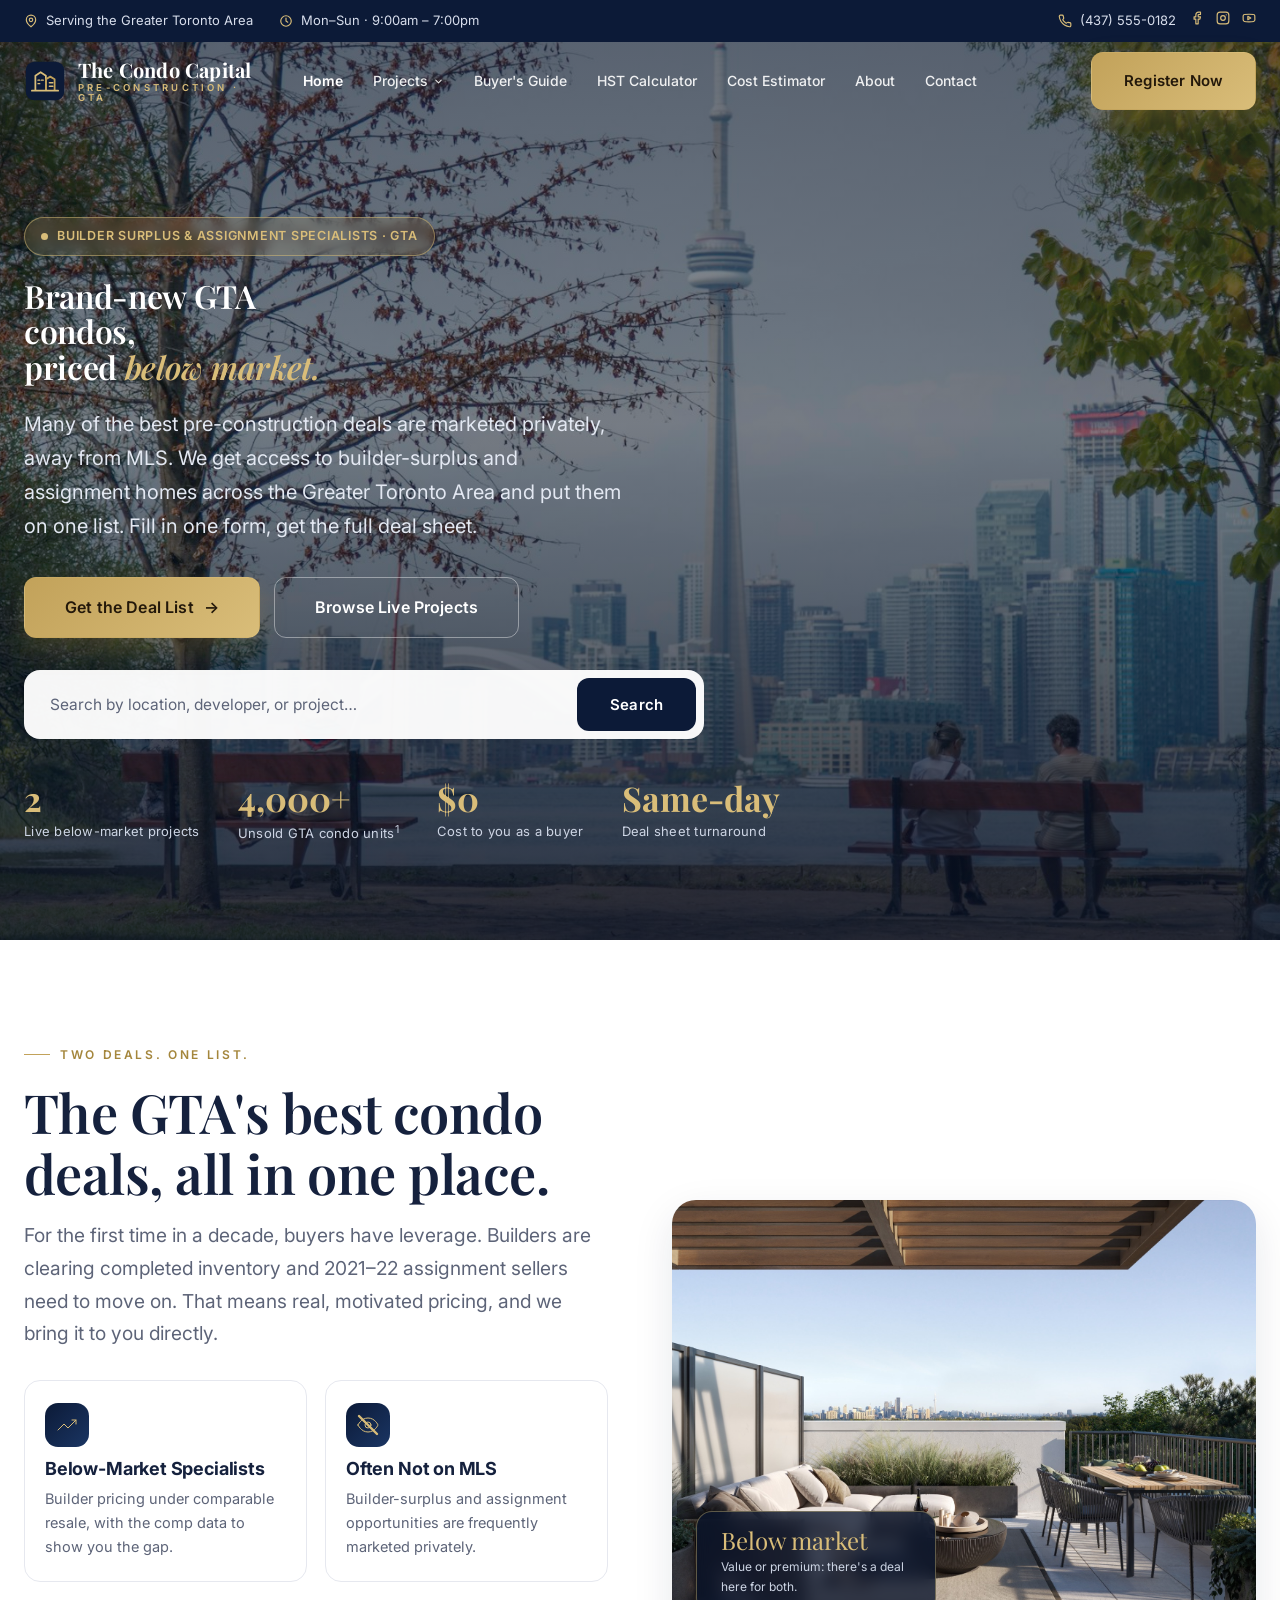
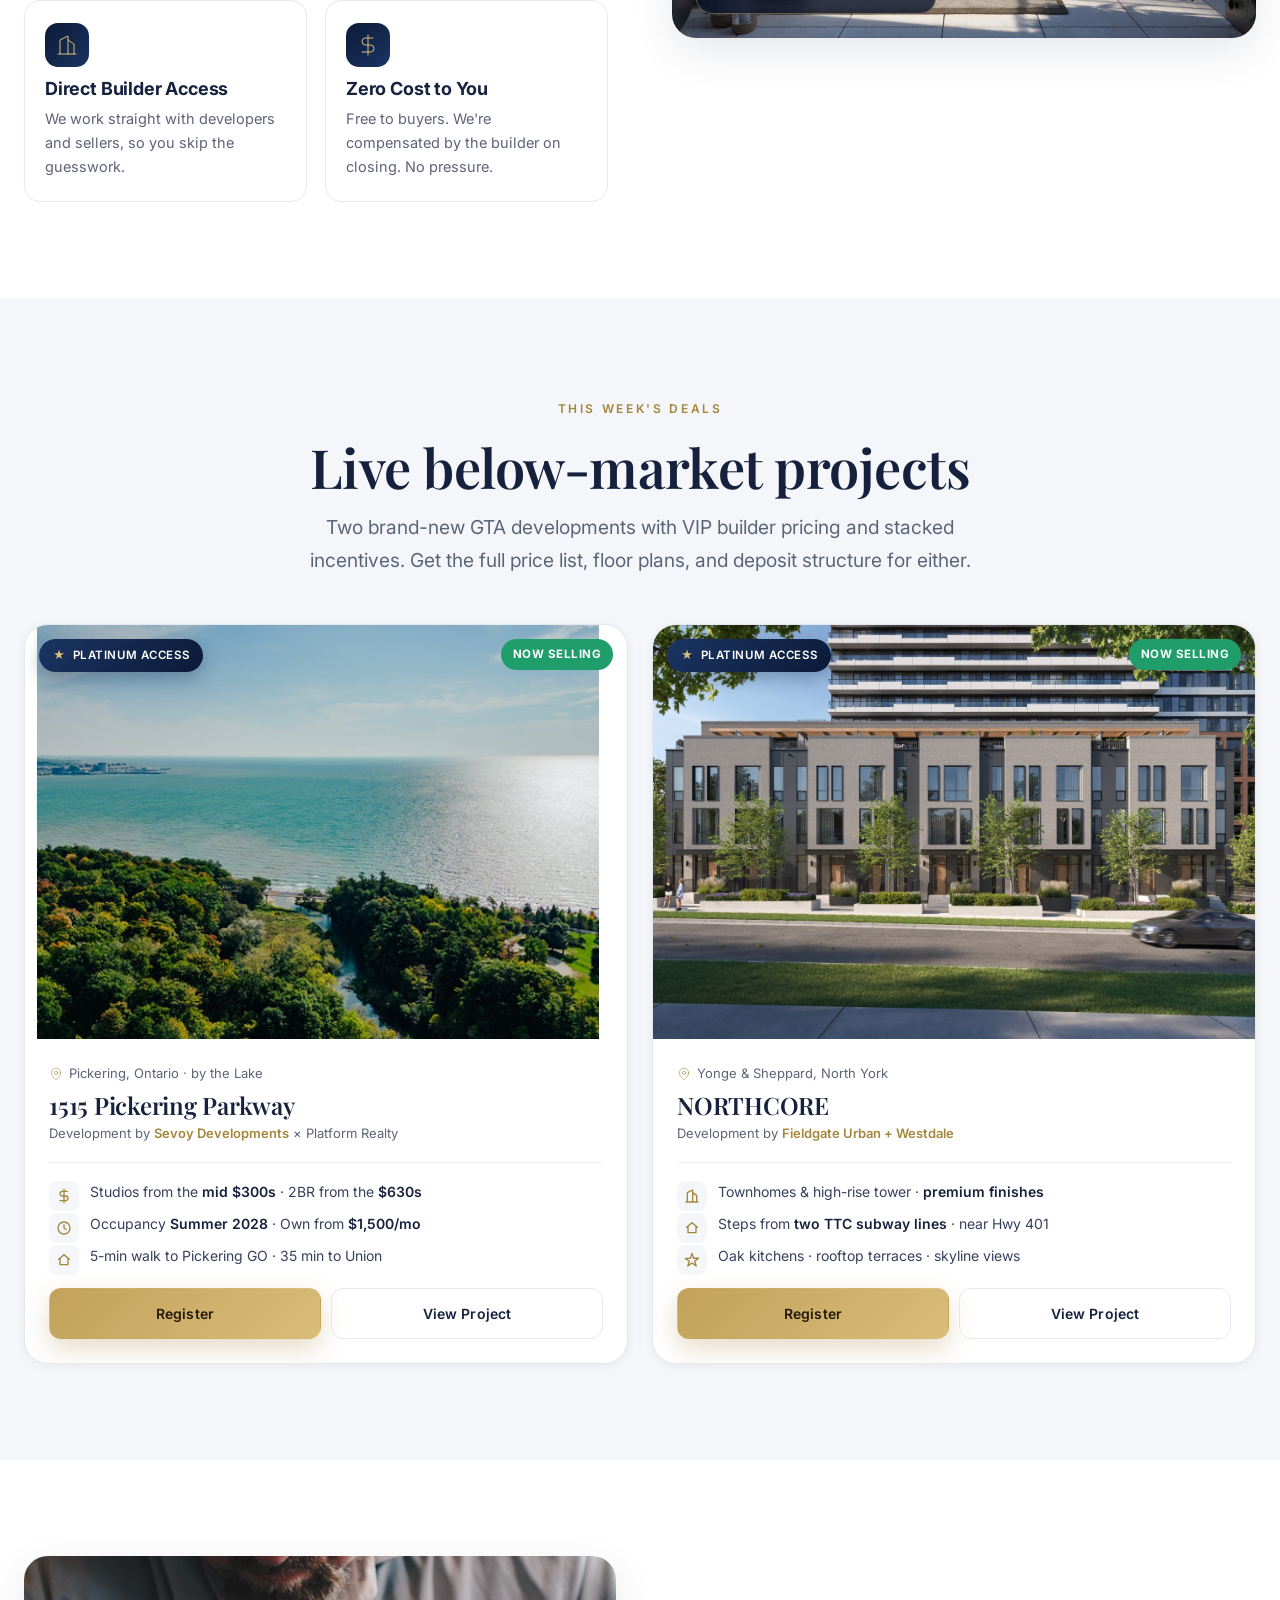
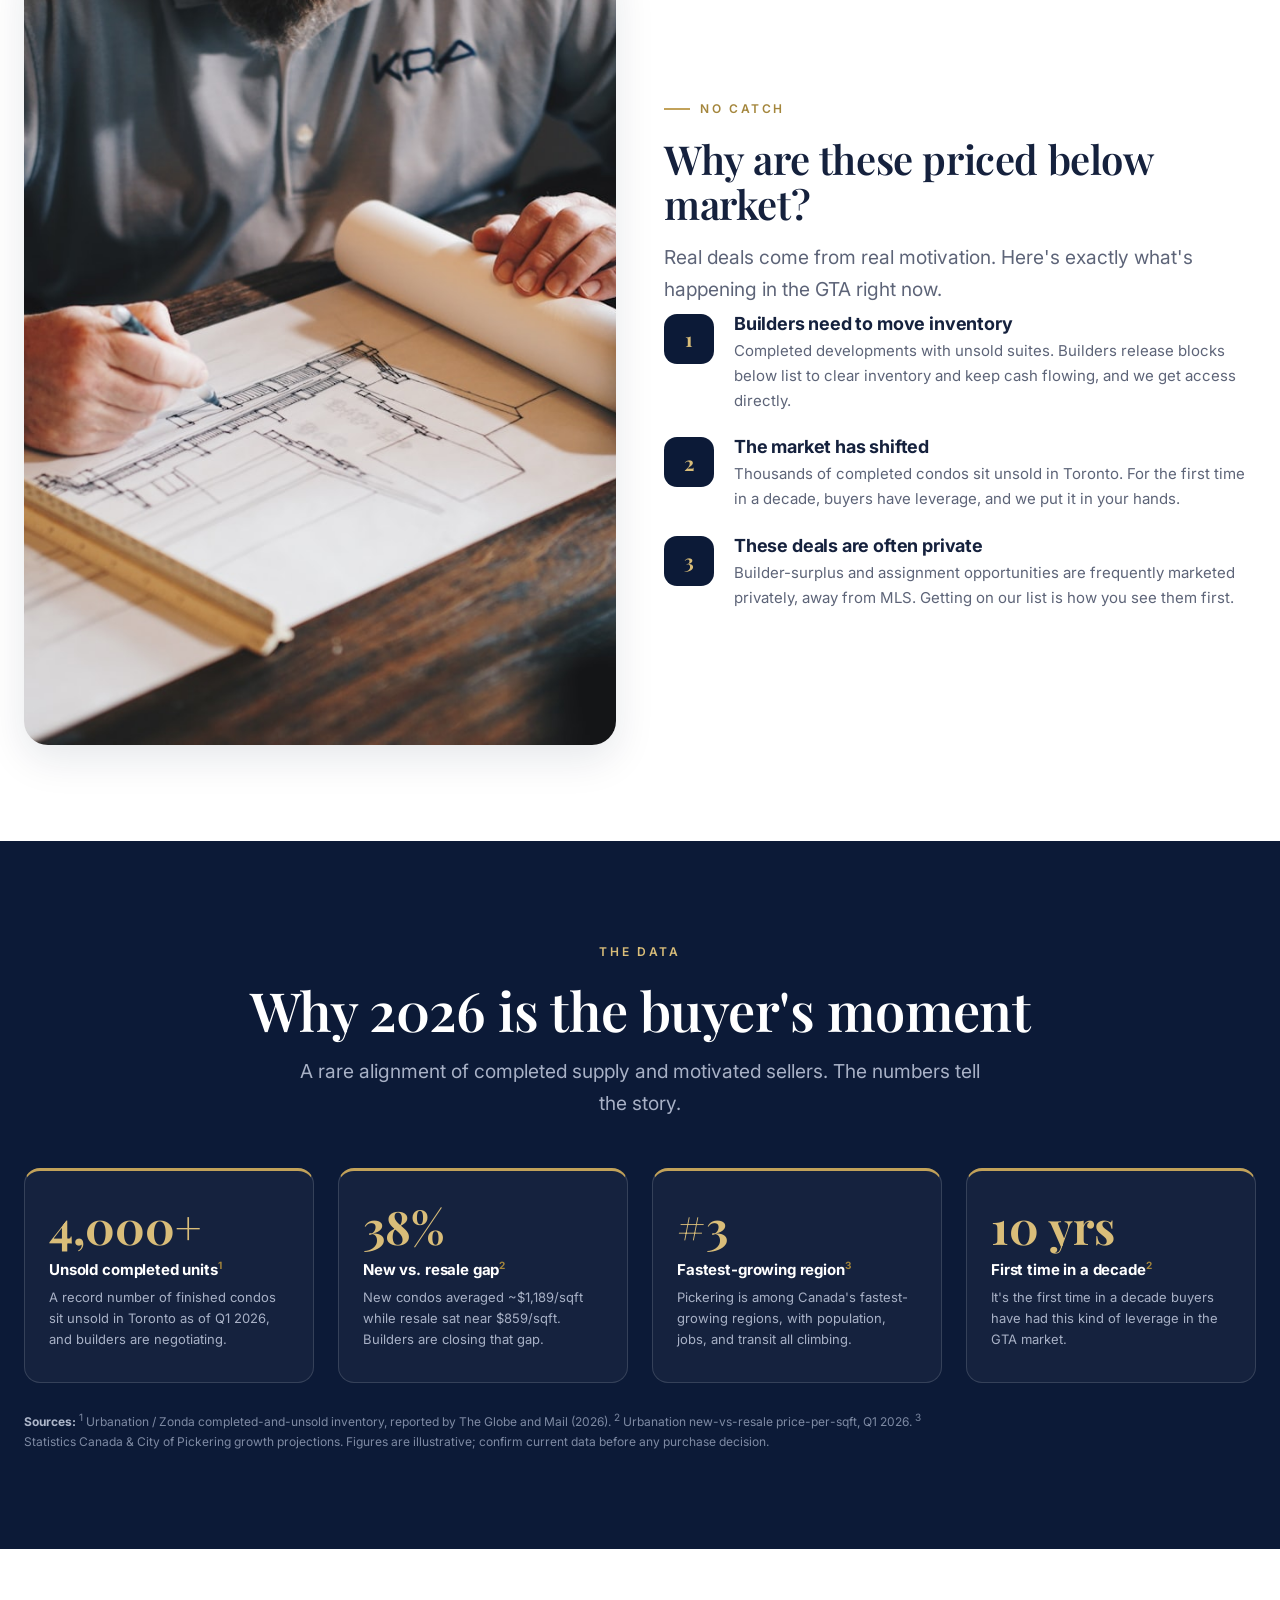
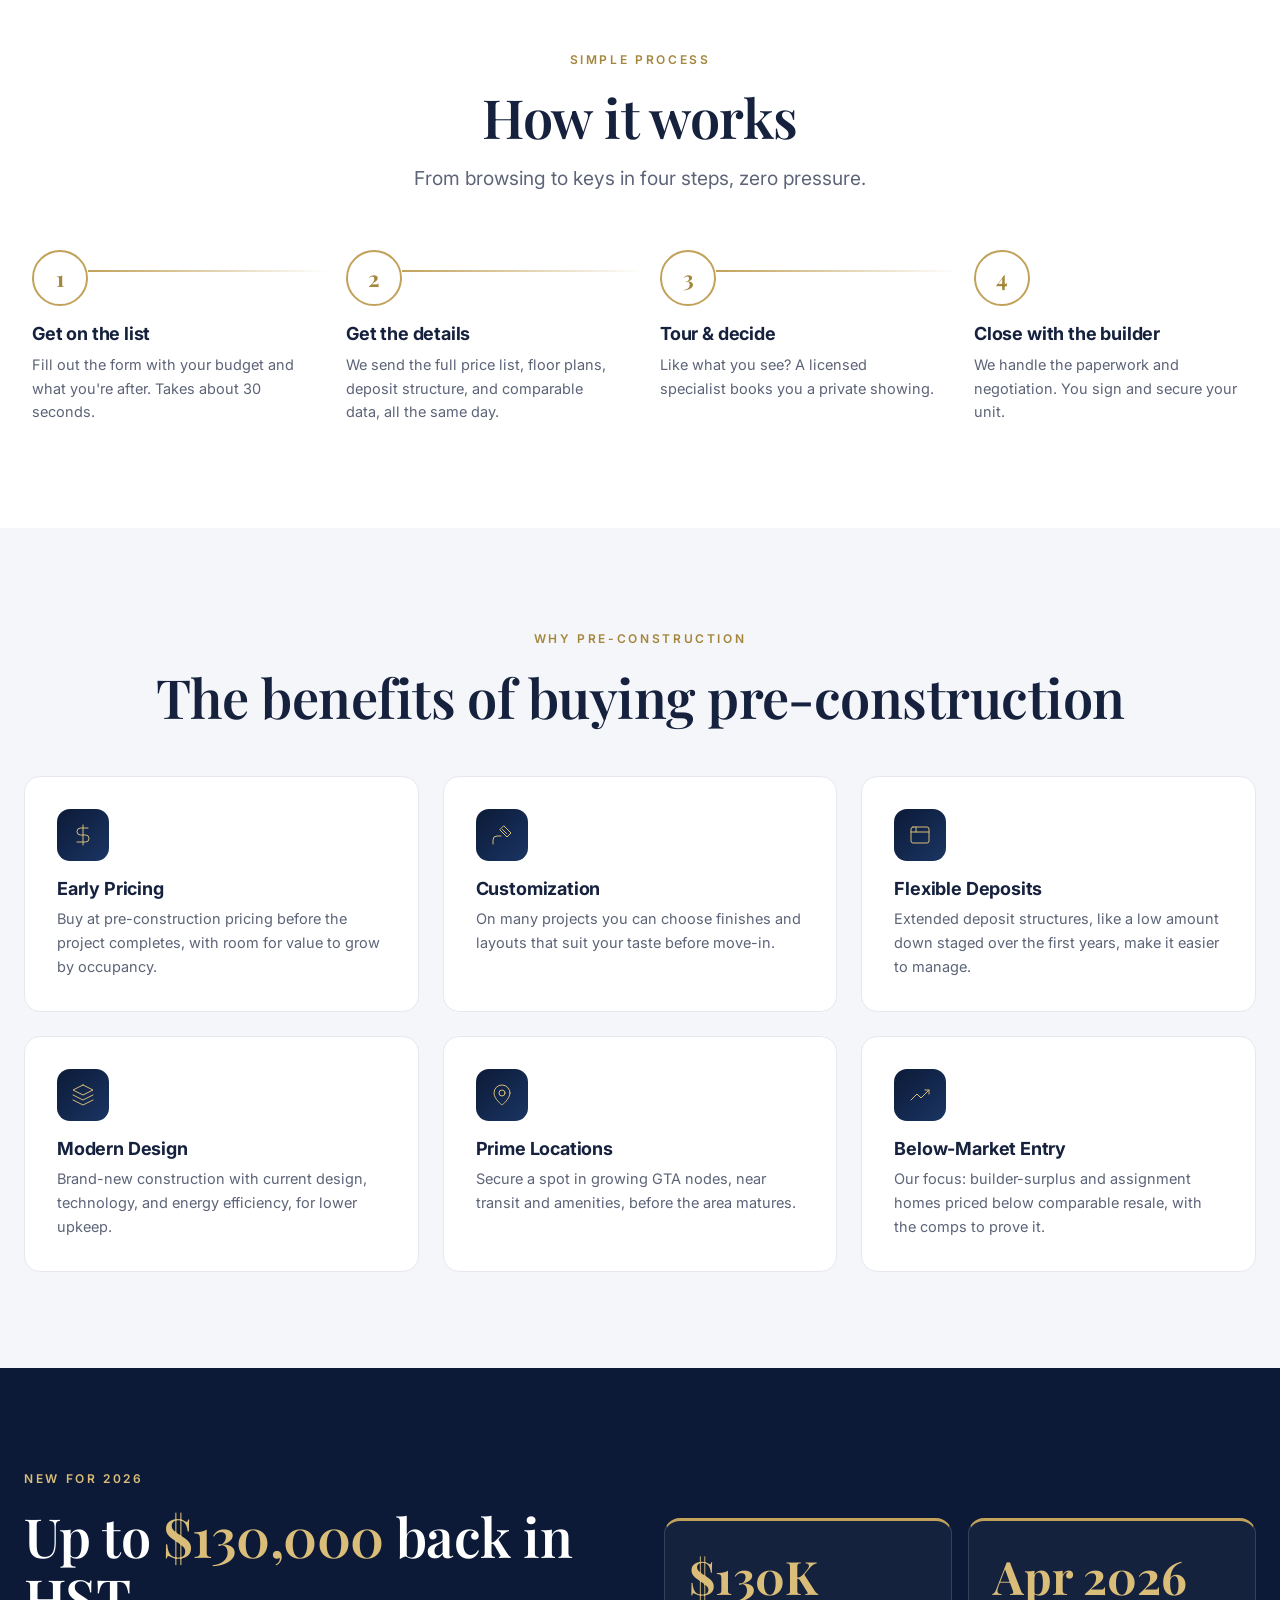
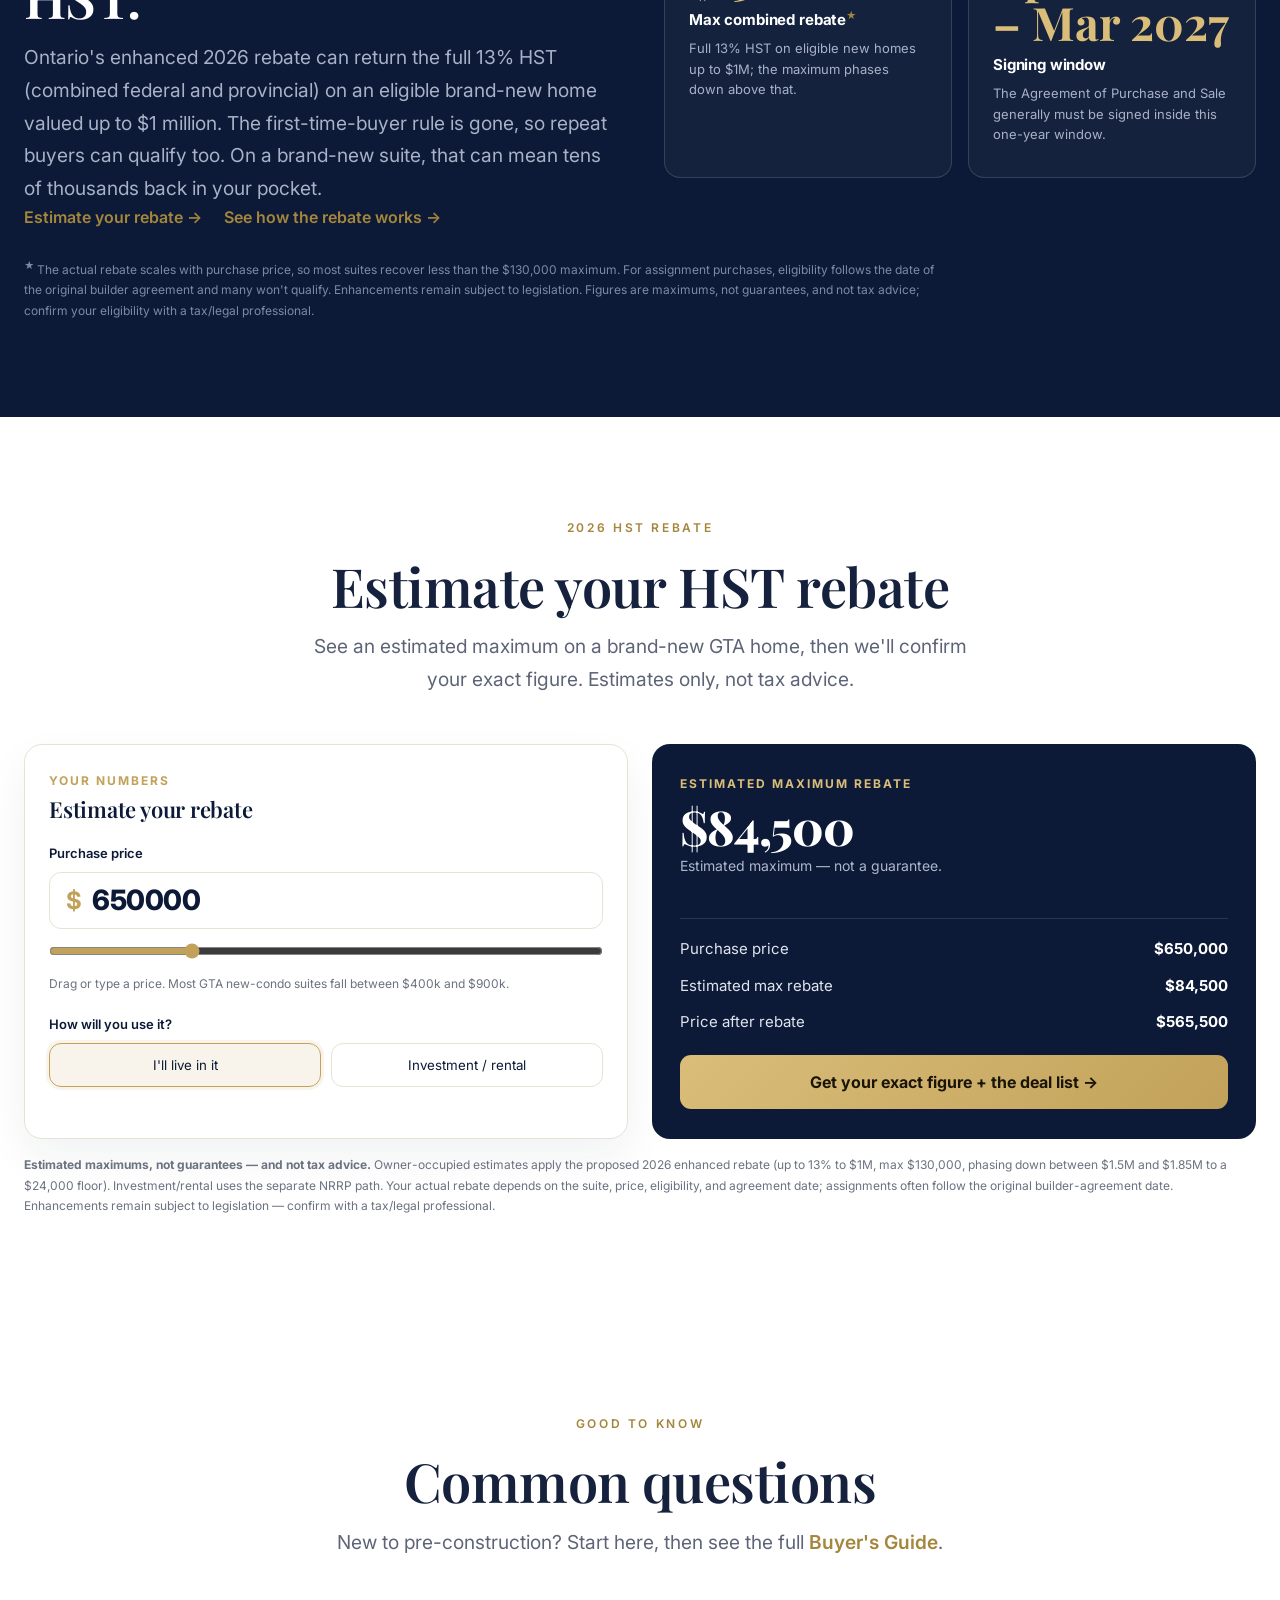
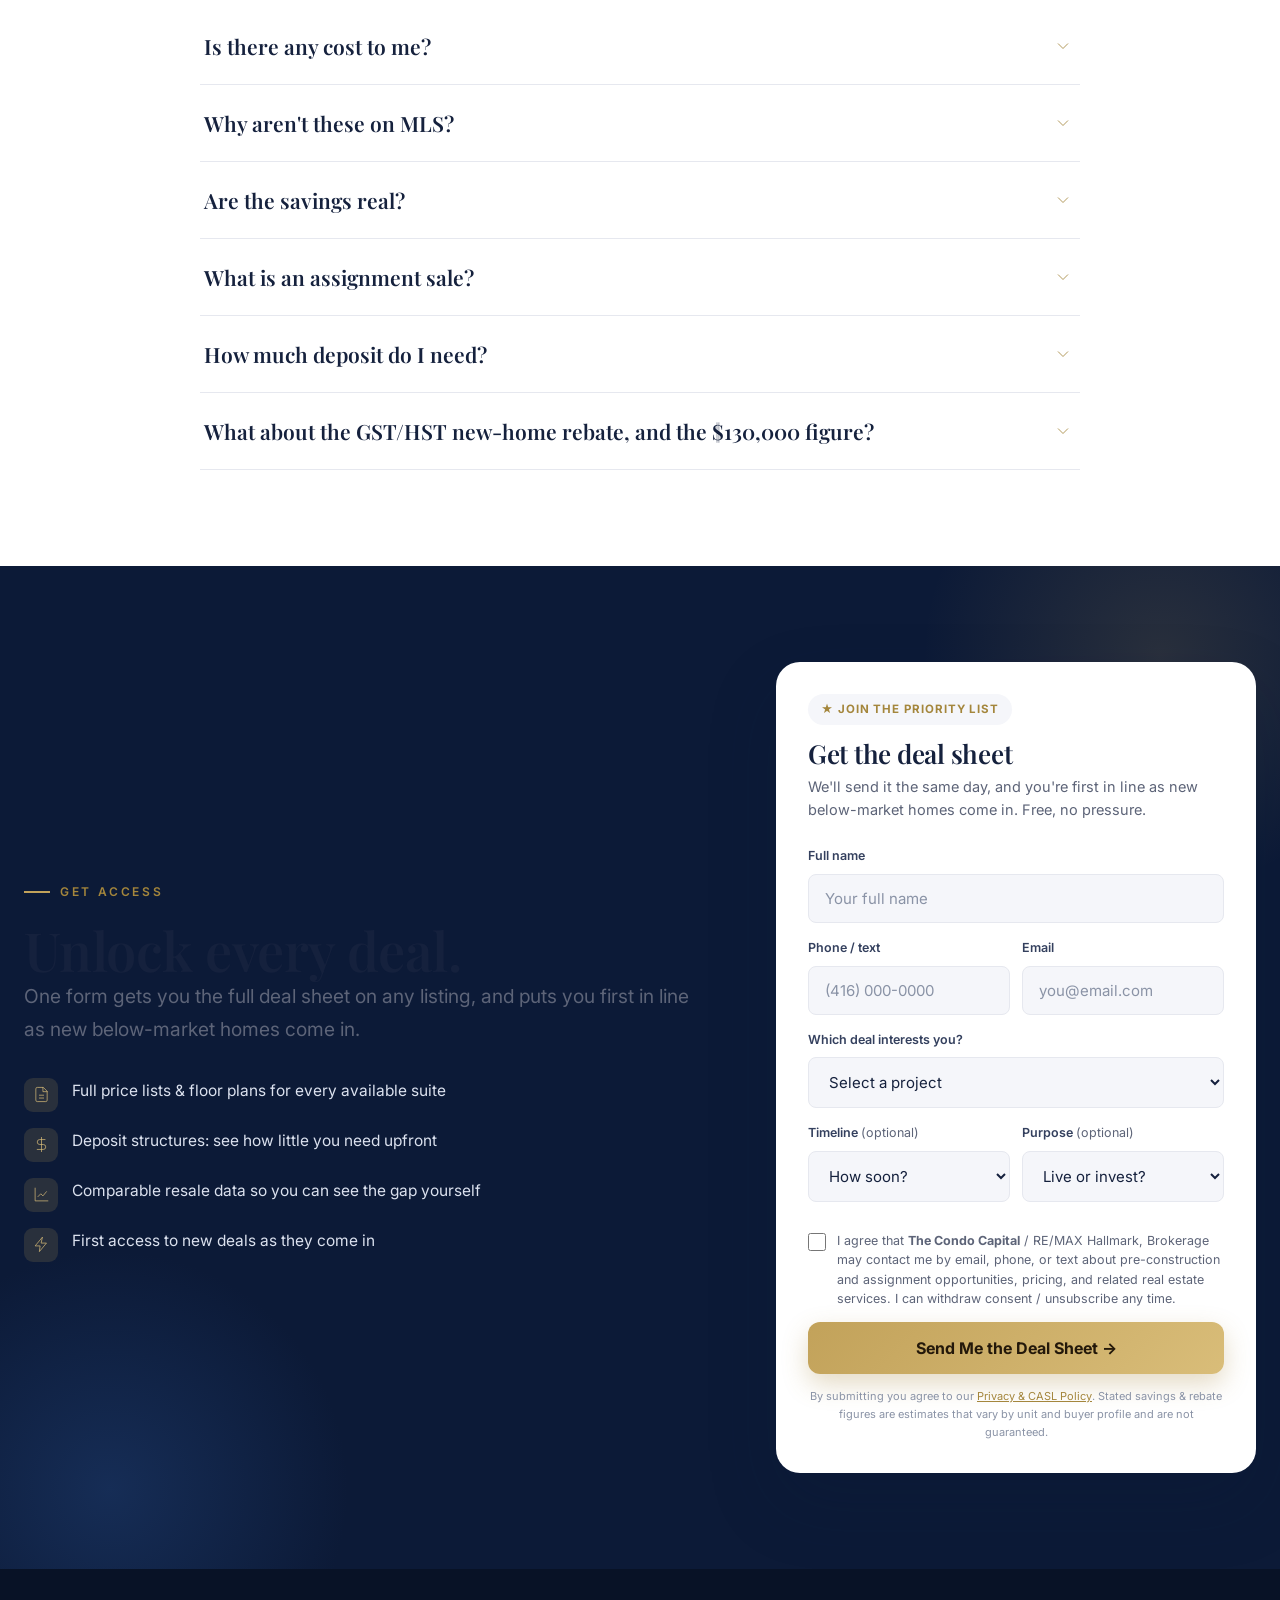
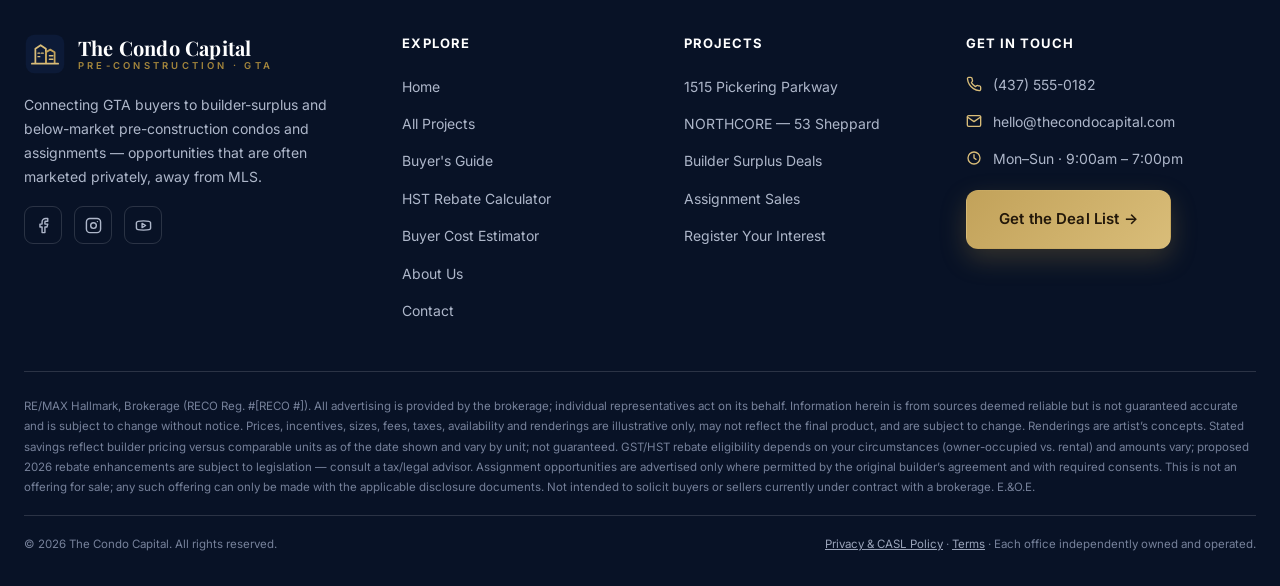
<file: index.html>
<!DOCTYPE html>
<html lang="en">
<head>
<!-- Google Tag Manager — replace GTM-XXXXXXX with your container ID (identical on every page; find-and-replace to swap all) -->
<script>(function(w,d,s,l,i){w[l]=w[l]||[];w[l].push({'gtm.start':
new Date().getTime(),event:'gtm.js'});var f=d.getElementsByTagName(s)[0],
j=d.createElement(s),dl=l!='dataLayer'?'&l='+l:'';j.async=true;j.src=
'https://www.googletagmanager.com/gtm.js?id='+i+dl;f.parentNode.insertBefore(j,f);
})(window,document,'script','dataLayer','GTM-XXXXXXX');</script>
<!-- End Google Tag Manager -->
<meta charset="UTF-8" />
<meta name="viewport" content="width=device-width, initial-scale=1.0" />
<title>The Condo Capital — Brand-New GTA Condos Below Market | Builder Surplus & Assignments</title>
<meta name="description" content="Builder-surplus and assignment-sale pre-construction condos across the Greater Toronto Area — priced below comparable resale and often marketed privately, away from MLS. One form, full deal sheet." />
<link rel="canonical" href="https://thecondocapital.com/" />
<meta property="og:type" content="website" />
<meta property="og:title" content="The Condo Capital — Brand-New GTA Condos Below Market" />
<meta property="og:description" content="Builder-surplus and assignment pre-construction condos across the GTA, priced below comparable resale. Get the full deal list." />
<meta property="og:image" content="assets/stock/toronto-skyline-dusk.jpg" />
<meta name="theme-color" content="#0c1a37" />
<link rel="preconnect" href="https://fonts.googleapis.com">
<link rel="preconnect" href="https://fonts.gstatic.com" crossorigin>
<link href="https://fonts.googleapis.com/css2?family=Playfair+Display:ital,wght@0,500;0,600;0,700;1,500;1,600&family=Inter:wght@400;500;600;700&display=swap" rel="stylesheet">
<link rel="stylesheet" href="assets/css/site.css" />
<script type="application/ld+json">
{
  "@context": "https://schema.org",
  "@graph": [
    {
      "@type": "RealEstateAgent",
      "@id": "https://thecondocapital.com/#org",
      "name": "The Condo Capital",
      "description": "Builder-surplus and assignment pre-construction condos across the Greater Toronto Area, priced below comparable resale.",
      "url": "https://thecondocapital.com/",
      "image": "https://thecondocapital.com/assets/stock/toronto-skyline-dusk.jpg",
      "telephone": "+1-437-555-0182",
      "email": "hello@thecondocapital.com",
      "areaServed": { "@type": "Place", "name": "Greater Toronto Area, Ontario, Canada" },
      "address": { "@type": "PostalAddress", "addressRegion": "ON", "addressCountry": "CA" },
      "knowsAbout": ["Pre-construction condos", "Assignment sales", "Builder surplus", "GTA real estate"]
    },
    {
      "@type": "WebSite",
      "@id": "https://thecondocapital.com/#website",
      "url": "https://thecondocapital.com/",
      "name": "The Condo Capital",
      "publisher": { "@id": "https://thecondocapital.com/#org" }
    }
  ]
}
</script>
</head>
<body data-page="home">
<!-- Google Tag Manager (noscript) -->
<noscript><iframe src="https://www.googletagmanager.com/ns.html?id=GTM-XXXXXXX" height="0" width="0" style="display:none;visibility:hidden"></iframe></noscript>
<!-- End Google Tag Manager (noscript) -->
<div id="site-header"></div>

<!-- ============ HERO ============ -->
<header class="hero">
  <div class="hero-bg"><img src="assets/stock/toronto-skyline-dusk.jpg" alt="Greater Toronto Area skyline at dusk" /></div>
  <div class="hero-inner"><div class="wrap">
    <span class="badge"><span class="dot"></span> Builder Surplus &amp; Assignment Specialists · GTA</span>
    <h1>Brand-new GTA condos,<br>priced <span class="gold">below market.</span></h1>
    <p class="sub">Many of the best pre-construction deals are marketed privately, away from MLS. We get access to builder-surplus and assignment homes across the Greater Toronto Area and put them on one list. Fill in one form, get the full deal sheet.</p>
    <div class="hero-ctas">
      <a class="btn btn-gold btn-lg" href="#register">Get the Deal List <span class="ar">→</span></a>
      <a class="btn btn-outline-light btn-lg" href="projects.html">Browse Live Projects</a>
    </div>
    <form class="searchbar" data-search>
      <input type="text" placeholder="Search by location, developer, or project…" aria-label="Search projects" />
      <button class="btn btn-navy" type="submit">Search</button>
    </form>
    <div class="hero-stats">
      <div class="hs"><span class="n">2</span><span class="l">Live below-market projects</span></div>
      <div class="hs"><span class="n">4,000+</span><span class="l">Unsold GTA condo units<sup>1</sup></span></div>
      <div class="hs"><span class="n">$0</span><span class="l">Cost to you as a buyer</span></div>
      <div class="hs"><span class="n">Same-day</span><span class="l">Deal sheet turnaround</span></div>
    </div>
  </div></div>
</header>

<!-- ============ INTRO / WHY US ============ -->
<section class="section">
  <div class="wrap split">
    <div class="reveal">
      <span class="kicker">Two Deals. One List.</span>
      <h2 class="h-xl">The GTA's best condo deals, all in one place.</h2>
      <p class="lead" style="margin-top:16px">For the first time in a decade, buyers have leverage. Builders are clearing completed inventory and 2021–22 assignment sellers need to move on. That means real, motivated pricing, and we bring it to you directly.</p>
      <div class="benefits" style="grid-template-columns:1fr 1fr;margin-top:30px;gap:18px">
        <div class="benefit" style="padding:22px 20px">
          <div class="bi" style="width:44px;height:44px;margin-bottom:12px"><svg viewBox="0 0 24 24" fill="none" stroke-linecap="round" stroke-linejoin="round"><path d="m3 17 6-6 4 4 8-8"/><path d="M17 7h4v4"/></svg></div>
          <h4>Below-Market Specialists</h4><p>Builder pricing under comparable resale, with the comp data to show you the gap.</p>
        </div>
        <div class="benefit" style="padding:22px 20px">
          <div class="bi" style="width:44px;height:44px;margin-bottom:12px"><svg viewBox="0 0 24 24" fill="none" stroke-linecap="round" stroke-linejoin="round"><path d="M2 12s3-7 10-7 10 7 10 7-3 7-10 7S2 12 2 12z"/><circle cx="12" cy="12" r="3"/><path d="m3 3 18 18" stroke-width="2.4"/></svg></div>
          <h4>Often Not on MLS</h4><p>Builder-surplus and assignment opportunities are frequently marketed privately.</p>
        </div>
        <div class="benefit" style="padding:22px 20px">
          <div class="bi" style="width:44px;height:44px;margin-bottom:12px"><svg viewBox="0 0 24 24" fill="none" stroke-linecap="round" stroke-linejoin="round"><path d="M3 21h18M5 21V7l8-4v18M19 21V11l-6-4"/></svg></div>
          <h4>Direct Builder Access</h4><p>We work straight with developers and sellers, so you skip the guesswork.</p>
        </div>
        <div class="benefit" style="padding:22px 20px">
          <div class="bi" style="width:44px;height:44px;margin-bottom:12px"><svg viewBox="0 0 24 24" fill="none" stroke-linecap="round" stroke-linejoin="round"><path d="M12 2v20M17 5H9.5a3.5 3.5 0 000 7h5a3.5 3.5 0 010 7H6"/></svg></div>
          <h4>Zero Cost to You</h4><p>Free to buyers. We're compensated by the builder on closing. No pressure.</p>
        </div>
      </div>
    </div>
    <div class="split-img reveal">
      <img src="assets/img/northcore-rooftop.jpg" alt="Private rooftop terrace with Toronto skyline views" />
      <div class="floattag"><div class="ft-n">Below market</div><div class="ft-l">Value or premium: there's a deal here for both.</div></div>
    </div>
  </div>
</section>

<!-- ============ FEATURED PROJECTS ============ -->
<section class="section bg-paper">
  <div class="wrap">
    <div class="section-head center reveal">
      <span class="kicker solo" style="justify-content:center">This Week's Deals</span>
      <h2 class="h-xl">Live below-market projects</h2>
      <p class="lead maxw" style="margin-top:14px">Two brand-new GTA developments with VIP builder pricing and stacked incentives. Get the full price list, floor plans, and deposit structure for either.</p>
    </div>
    <div class="grid grid-2">

      <!-- 1515 PICKERING -->
      <article class="pcard reveal">
        <div class="pcard-img">
          <span class="ribbon"><span class="star">★</span> Platinum Access</span>
          <span class="status available">Now Selling</span>
          <img src="assets/img/pickering-lake.jpg" alt="1515 Pickering Parkway — lakeside Pickering" />
        </div>
        <div class="pcard-body">
          <div class="pcard-loc"><svg viewBox="0 0 24 24" fill="none" stroke-linecap="round" stroke-linejoin="round"><path d="M20 10c0 6-8 12-8 12s-8-6-8-12a8 8 0 0116 0z"/><circle cx="12" cy="10" r="3"/></svg> Pickering, Ontario · by the Lake</div>
          <h3>1515 Pickering Parkway</h3>
          <p class="dev">Development by <a href="1515-pickering.html">Sevoy Developments</a> × Platform Realty</p>
          <div class="pcard-meta">
            <div class="m"><span class="mi"><svg width="16" height="16" viewBox="0 0 24 24" fill="none" stroke="currentColor" stroke-width="2" stroke-linecap="round" stroke-linejoin="round"><path d="M12 2v20M17 5H9.5a3.5 3.5 0 000 7h5a3.5 3.5 0 010 7H6"/></svg></span> Studios from the <b>mid $300s</b> · 2BR from the <b>$630s</b></div>
            <div class="m"><span class="mi"><svg width="16" height="16" viewBox="0 0 24 24" fill="none" stroke="currentColor" stroke-width="2" stroke-linecap="round" stroke-linejoin="round"><circle cx="12" cy="12" r="9"/><path d="M12 7v5l3 2"/></svg></span> Occupancy <b>Summer 2028</b> · Own from <b>$1,500/mo</b></div>
            <div class="m"><span class="mi"><svg width="16" height="16" viewBox="0 0 24 24" fill="none" stroke="currentColor" stroke-width="2" stroke-linecap="round" stroke-linejoin="round"><path d="M4 11l8-7 8 7M6 10v9h12v-9"/></svg></span> 5-min walk to Pickering GO · 35 min to Union</div>
          </div>
          <div class="pcard-cta">
            <a class="btn btn-gold" href="contact.html">Register</a>
            <a class="btn btn-outline" href="1515-pickering.html">View Project</a>
          </div>
        </div>
      </article>

      <!-- NORTHCORE -->
      <article class="pcard reveal">
        <div class="pcard-img">
          <span class="ribbon"><span class="star">★</span> Platinum Access</span>
          <span class="status available">Now Selling</span>
          <img src="assets/img/northcore-townhome.jpg" alt="NORTHCORE townhomes and tower at Yonge & Sheppard" />
        </div>
        <div class="pcard-body">
          <div class="pcard-loc"><svg viewBox="0 0 24 24" fill="none" stroke-linecap="round" stroke-linejoin="round"><path d="M20 10c0 6-8 12-8 12s-8-6-8-12a8 8 0 0116 0z"/><circle cx="12" cy="10" r="3"/></svg> Yonge &amp; Sheppard, North York</div>
          <h3>NORTHCORE</h3>
          <p class="dev">Development by <a href="northcore.html">Fieldgate Urban + Westdale</a></p>
          <div class="pcard-meta">
            <div class="m"><span class="mi"><svg width="16" height="16" viewBox="0 0 24 24" fill="none" stroke="currentColor" stroke-width="2" stroke-linecap="round" stroke-linejoin="round"><path d="M3 21h18M5 21V7l8-4v18M19 21V11l-6-4"/></svg></span> Townhomes &amp; high-rise tower · <b>premium finishes</b></div>
            <div class="m"><span class="mi"><svg width="16" height="16" viewBox="0 0 24 24" fill="none" stroke="currentColor" stroke-width="2" stroke-linecap="round" stroke-linejoin="round"><path d="M4 11l8-7 8 7M6 10v9h12v-9"/></svg></span> Steps from <b>two TTC subway lines</b> · near Hwy 401</div>
            <div class="m"><span class="mi"><svg width="16" height="16" viewBox="0 0 24 24" fill="none" stroke="currentColor" stroke-width="2" stroke-linecap="round" stroke-linejoin="round"><path d="M12 2l2.4 7.4H22l-6 4.4 2.3 7.2-6.3-4.6L5.7 21 8 14 2 9.6h7.6z"/></svg></span> Oak kitchens · rooftop terraces · skyline views</div>
          </div>
          <div class="pcard-cta">
            <a class="btn btn-gold" href="contact.html">Register</a>
            <a class="btn btn-outline" href="northcore.html">View Project</a>
          </div>
        </div>
      </article>

    </div>
  </div>
</section>

<!-- ============ WHY BELOW MARKET ============ -->
<section class="section">
  <div class="wrap split narrow">
    <div class="split-img tall reveal">
      <img src="assets/stock/construction-cranes.jpg" alt="GTA condo construction cranes" />
    </div>
    <div class="reveal">
      <span class="kicker">No Catch</span>
      <h2 class="h-lg">Why are these priced below market?</h2>
      <p class="lead" style="margin:14px 0 6px">Real deals come from real motivation. Here's exactly what's happening in the GTA right now.</p>
      <div class="reasons">
        <div class="reason"><div class="rn">1</div><div><h4>Builders need to move inventory</h4><p>Completed developments with unsold suites. Builders release blocks below list to clear inventory and keep cash flowing, and we get access directly.</p></div></div>
        <div class="reason"><div class="rn">2</div><div><h4>The market has shifted</h4><p>Thousands of completed condos sit unsold in Toronto. For the first time in a decade, buyers have leverage, and we put it in your hands.</p></div></div>
        <div class="reason"><div class="rn">3</div><div><h4>These deals are often private</h4><p>Builder-surplus and assignment opportunities are frequently marketed privately, away from MLS. Getting on our list is how you see them first.</p></div></div>
      </div>
    </div>
  </div>
</section>

<!-- ============ MARKET DATA ============ -->
<section class="section bg-navy">
  <div class="wrap">
    <div class="section-head center reveal">
      <span class="kicker solo" style="justify-content:center">The Data</span>
      <h2 class="h-xl">Why 2026 is the buyer's moment</h2>
      <p class="lead maxw" style="margin-top:14px">A rare alignment of completed supply and motivated sellers. The numbers tell the story.</p>
    </div>
    <div class="datacards reveal">
      <div class="datacard"><div class="dn">4,000+</div><h4>Unsold completed units<sup>1</sup></h4><p>A record number of finished condos sit unsold in Toronto as of Q1 2026, and builders are negotiating.</p></div>
      <div class="datacard"><div class="dn">38%</div><h4>New vs. resale gap<sup>2</sup></h4><p>New condos averaged ~$1,189/sqft while resale sat near $859/sqft. Builders are closing that gap.</p></div>
      <div class="datacard"><div class="dn">#3</div><h4>Fastest-growing region<sup>3</sup></h4><p>Pickering is among Canada's fastest-growing regions, with population, jobs, and transit all climbing.</p></div>
      <div class="datacard"><div class="dn">10 yrs</div><h4>First time in a decade<sup>2</sup></h4><p>It's the first time in a decade buyers have had this kind of leverage in the GTA market.</p></div>
    </div>
    <p style="font-size:12px;color:#7e8aa3;margin-top:26px;line-height:1.7;max-width:920px"><b style="color:#aeb7ca">Sources:</b> <sup>1</sup> Urbanation / Zonda completed-and-unsold inventory, reported by The Globe and Mail (2026). <sup>2</sup> Urbanation new-vs-resale price-per-sqft, Q1 2026. <sup>3</sup> Statistics Canada &amp; City of Pickering growth projections. Figures are illustrative; confirm current data before any purchase decision.</p>
  </div>
</section>

<!-- ============ HOW IT WORKS ============ -->
<section class="section">
  <div class="wrap">
    <div class="section-head center reveal">
      <span class="kicker solo" style="justify-content:center">Simple Process</span>
      <h2 class="h-xl">How it works</h2>
      <p class="lead maxw" style="margin-top:14px">From browsing to keys in four steps, zero pressure.</p>
    </div>
    <div class="steps reveal">
      <div class="step"><span class="conn"></span><div class="sn">1</div><h4>Get on the list</h4><p>Fill out the form with your budget and what you're after. Takes about 30 seconds.</p></div>
      <div class="step"><span class="conn"></span><div class="sn">2</div><h4>Get the details</h4><p>We send the full price list, floor plans, deposit structure, and comparable data, all the same day.</p></div>
      <div class="step"><span class="conn"></span><div class="sn">3</div><h4>Tour &amp; decide</h4><p>Like what you see? A licensed specialist books you a private showing.</p></div>
      <div class="step"><div class="sn">4</div><h4>Close with the builder</h4><p>We handle the paperwork and negotiation. You sign and secure your unit.</p></div>
    </div>
  </div>
</section>

<!-- ============ BENEFITS OF PRECON ============ -->
<section class="section bg-paper">
  <div class="wrap">
    <div class="section-head center reveal">
      <span class="kicker solo" style="justify-content:center">Why Pre-Construction</span>
      <h2 class="h-xl">The benefits of buying pre-construction</h2>
    </div>
    <div class="benefits reveal">
      <div class="benefit"><div class="bi"><svg viewBox="0 0 24 24" fill="none" stroke-linecap="round" stroke-linejoin="round"><path d="M12 2v20M17 5H9.5a3.5 3.5 0 000 7h5a3.5 3.5 0 010 7H6"/></svg></div><h4>Early Pricing</h4><p>Buy at pre-construction pricing before the project completes, with room for value to grow by occupancy.</p></div>
      <div class="benefit"><div class="bi"><svg viewBox="0 0 24 24" fill="none" stroke-linecap="round" stroke-linejoin="round"><path d="M3 21v-4a4 4 0 014-4h4M14 3l7 7-4 4-7-7zM12.5 6.5l4 4"/></svg></div><h4>Customization</h4><p>On many projects you can choose finishes and layouts that suit your taste before move-in.</p></div>
      <div class="benefit"><div class="bi"><svg viewBox="0 0 24 24" fill="none" stroke-linecap="round" stroke-linejoin="round"><rect x="3" y="4" width="18" height="16" rx="2"/><path d="M3 9h18M8 4v5"/></svg></div><h4>Flexible Deposits</h4><p>Extended deposit structures, like a low amount down staged over the first years, make it easier to manage.</p></div>
      <div class="benefit"><div class="bi"><svg viewBox="0 0 24 24" fill="none" stroke-linecap="round" stroke-linejoin="round"><path d="M12 2L2 7l10 5 10-5-10-5zM2 17l10 5 10-5M2 12l10 5 10-5"/></svg></div><h4>Modern Design</h4><p>Brand-new construction with current design, technology, and energy efficiency, for lower upkeep.</p></div>
      <div class="benefit"><div class="bi"><svg viewBox="0 0 24 24" fill="none" stroke-linecap="round" stroke-linejoin="round"><path d="M20 10c0 6-8 12-8 12s-8-6-8-12a8 8 0 0116 0z"/><circle cx="12" cy="10" r="3"/></svg></div><h4>Prime Locations</h4><p>Secure a spot in growing GTA nodes, near transit and amenities, before the area matures.</p></div>
      <div class="benefit"><div class="bi"><svg viewBox="0 0 24 24" fill="none" stroke-linecap="round" stroke-linejoin="round"><path d="m3 17 6-6 4 4 8-8M17 7h4v4"/></svg></div><h4>Below-Market Entry</h4><p>Our focus: builder-surplus and assignment homes priced below comparable resale, with the comps to prove it.</p></div>
    </div>
  </div>
</section>

<!-- ============ HST REBATE HIGHLIGHT ============ -->
<section class="section bg-navy">
  <div class="wrap split narrow" style="align-items:center">
    <div class="reveal">
      <span class="kicker solo">New for 2026</span>
      <h2 class="h-xl">Up to <span style="color:var(--gold-2)">$130,000</span> back in HST.</h2>
      <p class="lead" style="margin-top:14px">Ontario's enhanced 2026 rebate can return the full 13% HST (combined federal and provincial) on an eligible brand-new home valued up to $1&nbsp;million. The first-time-buyer rule is gone, so repeat buyers can qualify too. On a brand-new suite, that can mean tens of thousands back in your pocket.</p>
      <a class="link-gold" href="hst-rebate-calculator.html">Estimate your rebate →</a>
      <a class="link-gold" href="guide.html" style="margin-left:18px">See how the rebate works →</a>
    </div>
    <div class="reveal">
      <div class="datacards" style="grid-template-columns:1fr 1fr;gap:16px">
        <div class="datacard"><div class="dn">$130K</div><h4>Max combined rebate<sup>★</sup></h4><p>Full 13% HST on eligible new homes up to $1M; the maximum phases down above that.</p></div>
        <div class="datacard"><div class="dn">Apr 2026<br>– Mar 2027</div><h4>Signing window</h4><p>The Agreement of Purchase and Sale generally must be signed inside this one-year window.</p></div>
      </div>
    </div>
  </div>
  <div class="wrap"><p style="font-size:12px;color:#7e8aa3;margin-top:24px;line-height:1.7;max-width:920px"><sup>★</sup> The actual rebate scales with purchase price, so most suites recover less than the $130,000 maximum. For assignment purchases, eligibility follows the date of the original builder agreement and many won't qualify. Enhancements remain subject to legislation. Figures are maximums, not guarantees, and not tax advice; confirm your eligibility with a tax/legal professional.</p></div>
</section>

<!-- ============ HST REBATE CALCULATOR ============ -->
<section class="section">
  <div class="wrap">
    <div class="section-head center reveal">
      <span class="kicker solo" style="justify-content:center">2026 HST Rebate</span>
      <h2 class="h-xl">Estimate your HST rebate</h2>
      <p class="lead maxw" style="margin-top:14px">See an estimated maximum on a brand-new GTA home, then we'll confirm your exact figure. Estimates only, not tax advice.</p>
    </div>
    <div data-hst-calc data-source="home"></div>
  </div>
</section>

<!-- ============ FAQ ============ -->
<section class="section">
  <div class="wrap">
    <div class="section-head center reveal">
      <span class="kicker solo" style="justify-content:center">Good to Know</span>
      <h2 class="h-xl">Common questions</h2>
      <p class="lead maxw" style="margin-top:14px">New to pre-construction? Start here, then see the full <a class="link-gold" href="guide.html">Buyer's Guide</a>.</p>
    </div>
    <div class="faq reveal">
      <div class="qa"><button class="qa-q">Is there any cost to me?<span class="qa-ic"><svg viewBox="0 0 24 24" fill="none"><path d="m6 9 6 6 6-6"/></svg></span></button><div class="qa-a"><div class="qa-a-in">No. Our service is free to buyers. We're compensated by the builder when a deal closes, so you pay the unit price and nothing extra to us.</div></div></div>
      <div class="qa"><button class="qa-q">Why aren't these on MLS?<span class="qa-ic"><svg viewBox="0 0 24 24" fill="none"><path d="m6 9 6 6 6-6"/></svg></span></button><div class="qa-a"><div class="qa-a-in">Builder-surplus and assignment opportunities are frequently sold privately, sometimes with advertising restrictions. That's exactly why getting on our list matters.</div></div></div>
      <div class="qa"><button class="qa-q">Are the savings real?<span class="qa-ic"><svg viewBox="0 0 24 24" fill="none"><path d="m6 9 6 6 6-6"/></svg></span></button><div class="qa-a"><div class="qa-a-in">We show you comparable resale data so you can see the gap yourself. Stated savings reflect builder pricing versus comparable units as of the date shown and vary by unit, so they're not guaranteed.</div></div></div>
      <div class="qa"><button class="qa-q">What is an assignment sale?<span class="qa-ic"><svg viewBox="0 0 24 24" fill="none"><path d="m6 9 6 6 6-6"/></svg></span></button><div class="qa-a"><div class="qa-a-in">It's when an original pre-construction buyer sells their contract (their right to the unit) before closing. Assignments can offer below-peak pricing, and are advertised only where the builder permits it.</div></div></div>
      <div class="qa"><button class="qa-q">How much deposit do I need?<span class="qa-ic"><svg viewBox="0 0 24 24" fill="none"><path d="m6 9 6 6 6-6"/></svg></span></button><div class="qa-a"><div class="qa-a-in">It varies by project. Some, like 1515 Pickering, offer a monthly deposit program from $1,500/month, staged toward occupancy. We'll walk you through the full structure for each deal.</div></div></div>
      <div class="qa"><button class="qa-q">What about the GST/HST new-home rebate, and the $130,000 figure?<span class="qa-ic"><svg viewBox="0 0 24 24" fill="none"><path d="m6 9 6 6 6-6"/></svg></span></button><div class="qa-a"><div class="qa-a-in">Ontario's enhanced 2026 rebate can return <b>up to $130,000</b> in combined federal and provincial HST on an eligible brand-new home: the full 13% on homes valued up to $1&nbsp;million, with the maximum phasing down on higher-priced homes. To qualify, the Agreement of Purchase and Sale generally must be signed between <b>April&nbsp;1, 2026 and March&nbsp;31, 2027</b>, and the first-time-buyer restriction has been removed, so repeat buyers can qualify too. The actual amount scales with the purchase price, so most suites recover less than the $130,000 maximum. Note for assignments: eligibility follows the date of the <i>original</i> builder agreement, so many assignment purchases won't qualify for the enhanced rebate. These enhancements remain subject to legislation; figures are maximums, not guarantees. Always confirm your eligibility with a tax/legal professional.</div></div></div>
    </div>
  </div>
</section>

<!-- ============ REGISTER / LEAD FORM ============ -->
<section class="section formsection" id="register">
  <div class="wrap formgrid">
    <div class="reveal">
      <span class="kicker">Get Access</span>
      <h2 class="h-xl">Unlock every deal.</h2>
      <p class="lead">One form gets you the full deal sheet on any listing, and puts you first in line as new below-market homes come in.</p>
      <div class="form-benefits">
        <div class="fb"><span class="fbi"><svg viewBox="0 0 24 24" fill="none" stroke-linecap="round" stroke-linejoin="round"><path d="M14 2H6a2 2 0 00-2 2v16a2 2 0 002 2h12a2 2 0 002-2V8z"/><path d="M14 2v6h6M9 13h6M9 17h6"/></svg></span> Full price lists &amp; floor plans for every available suite</div>
        <div class="fb"><span class="fbi"><svg viewBox="0 0 24 24" fill="none" stroke-linecap="round" stroke-linejoin="round"><path d="M12 2v20M17 5H9.5a3.5 3.5 0 000 7h5a3.5 3.5 0 010 7H6"/></svg></span> Deposit structures: see how little you need upfront</div>
        <div class="fb"><span class="fbi"><svg viewBox="0 0 24 24" fill="none" stroke-linecap="round" stroke-linejoin="round"><path d="M3 3v18h18M7 15l4-4 3 3 5-6"/></svg></span> Comparable resale data so you can see the gap yourself</div>
        <div class="fb"><span class="fbi"><svg viewBox="0 0 24 24" fill="none" stroke-linecap="round" stroke-linejoin="round"><path d="M13 2 3 14h7l-1 8 10-12h-7z"/></svg></span> First access to new deals as they come in</div>
      </div>
    </div>
    <div class="card" data-formbox>
      <span class="badge-line">★ Join the Priority List</span>
      <h3>Get the deal sheet</h3>
      <p class="cs">We'll send it the same day, and you're first in line as new below-market homes come in. Free, no pressure.</p>
      <form data-lead data-source="home-register" data-success="#formSuccess">
        <div class="fg"><label>Full name</label><input type="text" name="name" placeholder="Your full name" required autocomplete="name" /></div>
        <div class="frow">
          <div class="fg"><label>Phone / text</label><input type="tel" name="phone" placeholder="(416) 000-0000" required autocomplete="tel" /></div>
          <div class="fg"><label>Email</label><input type="email" name="email" placeholder="you@email.com" required autocomplete="email" /></div>
        </div>
        <div class="fg"><label>Which deal interests you?</label>
          <select name="project" required>
            <option value="" disabled selected>Select a project</option>
            <option>1515 Pickering Parkway</option>
            <option>NORTHCORE — 53 Sheppard</option>
            <option>Both / show me everything</option>
          </select>
        </div>
        <div class="frow">
          <div class="fg"><label>Timeline <span style="font-weight:400;color:var(--muted)">(optional)</span></label>
            <select name="timeline">
              <option value="" selected>How soon?</option>
              <option value="asap">ASAP — I'm ready</option>
              <option value="3mo">Within 3 months</option>
              <option value="6mo">Within 6 months</option>
              <option value="browsing">Just exploring</option>
            </select>
          </div>
          <div class="fg"><label>Purpose <span style="font-weight:400;color:var(--muted)">(optional)</span></label>
            <select name="intent">
              <option value="" selected>Live or invest?</option>
              <option value="live">To live in</option>
              <option value="invest">Investment</option>
              <option value="either">Either</option>
            </select>
          </div>
        </div>
        <div class="consent">
          <input type="checkbox" name="consent" id="consent" data-text="I agree that The Condo Capital / RE/MAX Hallmark, Brokerage may contact me by email, phone or text about pre-construction and assignment opportunities, pricing and related real estate services. I can withdraw consent / unsubscribe at any time." required />
          <label for="consent">I agree that <b>The Condo Capital</b> / RE/MAX Hallmark, Brokerage may contact me by email, phone, or text about pre-construction and assignment opportunities, pricing, and related real estate services. I can withdraw consent / unsubscribe any time.</label>
        </div>
        <button type="submit" class="submit">Send Me the Deal Sheet →</button>
        <p class="fineprint">By submitting you agree to our <a href="privacy.html">Privacy &amp; CASL Policy</a>. Stated savings &amp; rebate figures are estimates that vary by unit and buyer profile and are not guaranteed.</p>
      </form>
      <div class="form-success" id="formSuccess">
        <div class="ic"><svg viewBox="0 0 24 24" fill="none" stroke-width="2.4" stroke-linecap="round" stroke-linejoin="round"><path d="m20 6-11 11-5-5"/></svg></div>
        <h3>You're on the list.</h3>
        <p>Check your inbox. A licensed specialist will reach out today, usually within a few hours, with the full deal sheet, floor plans, and deposit breakdown.</p>
      </div>
    </div>
  </div>
</section>

<div id="site-footer"></div>
<script src="assets/js/site.js"></script>
<script src="assets/js/hst-calc.js"></script>
</body>
</html>
</file>
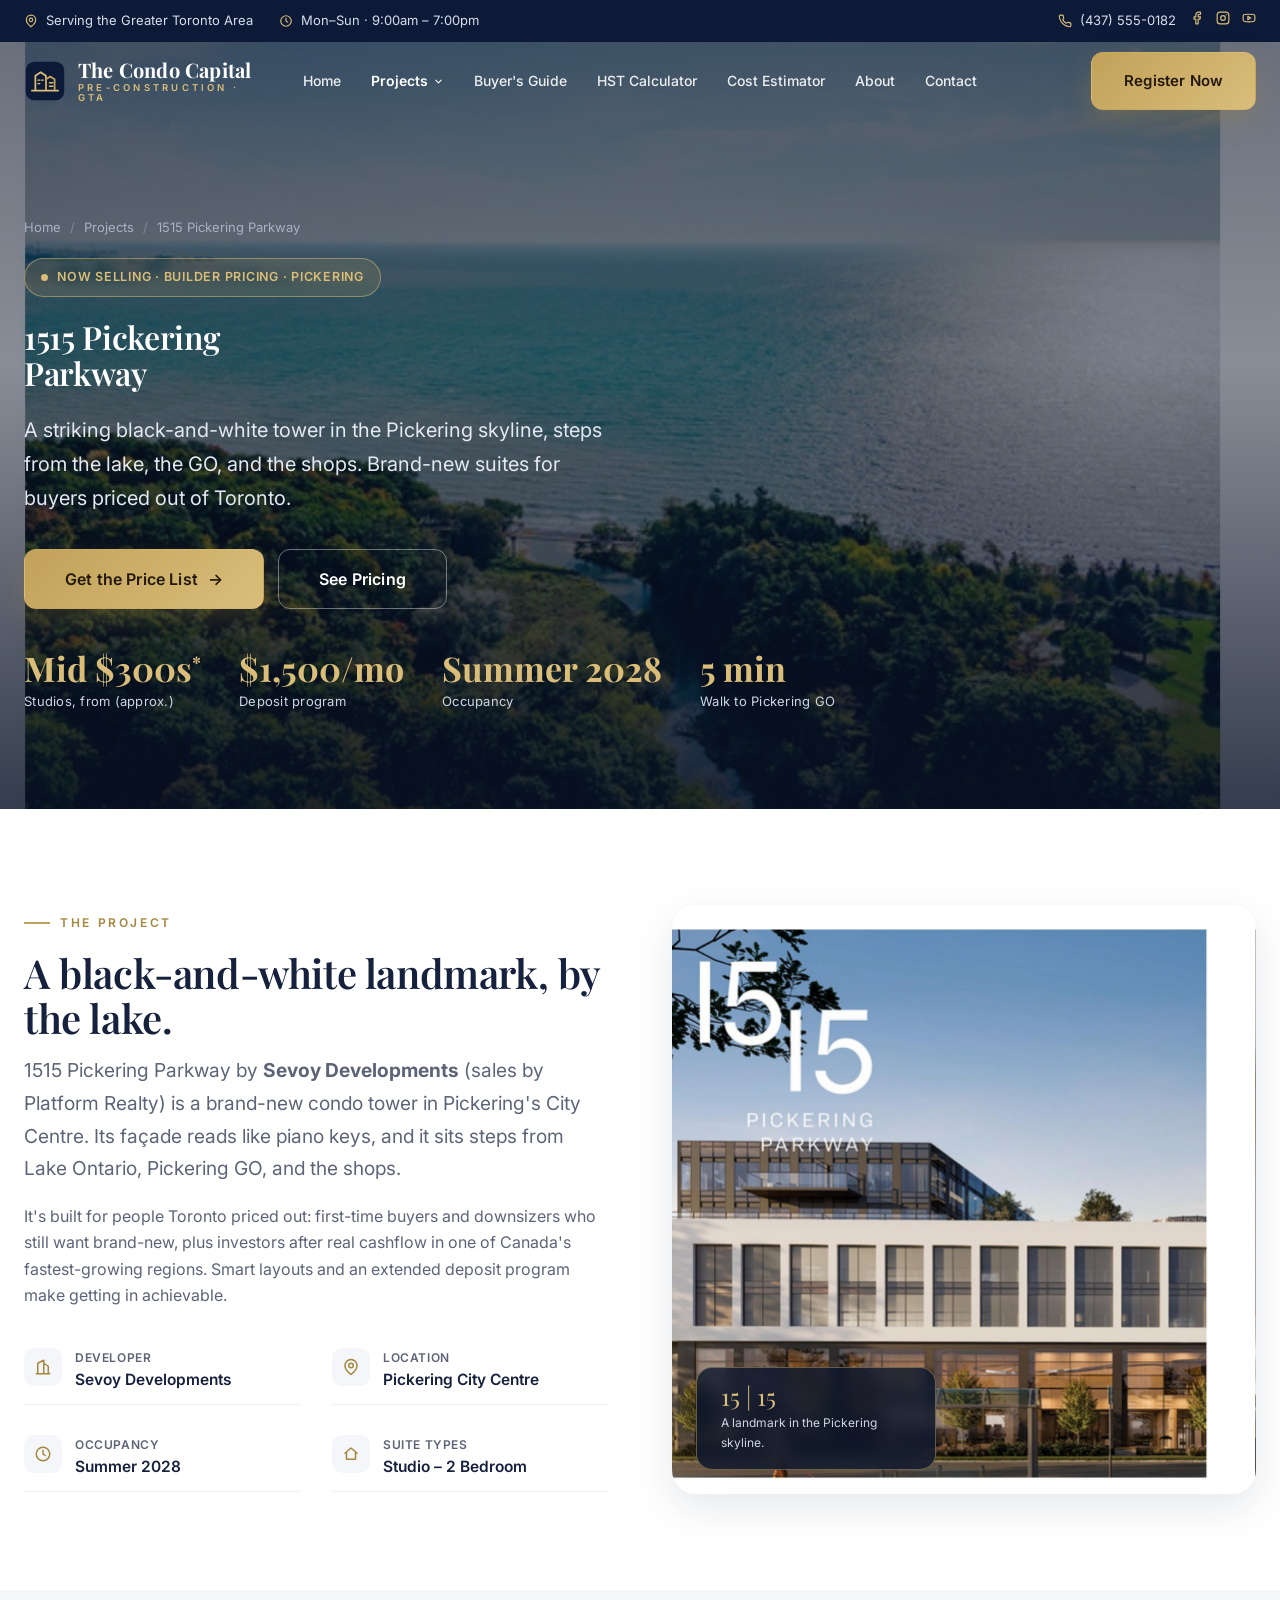
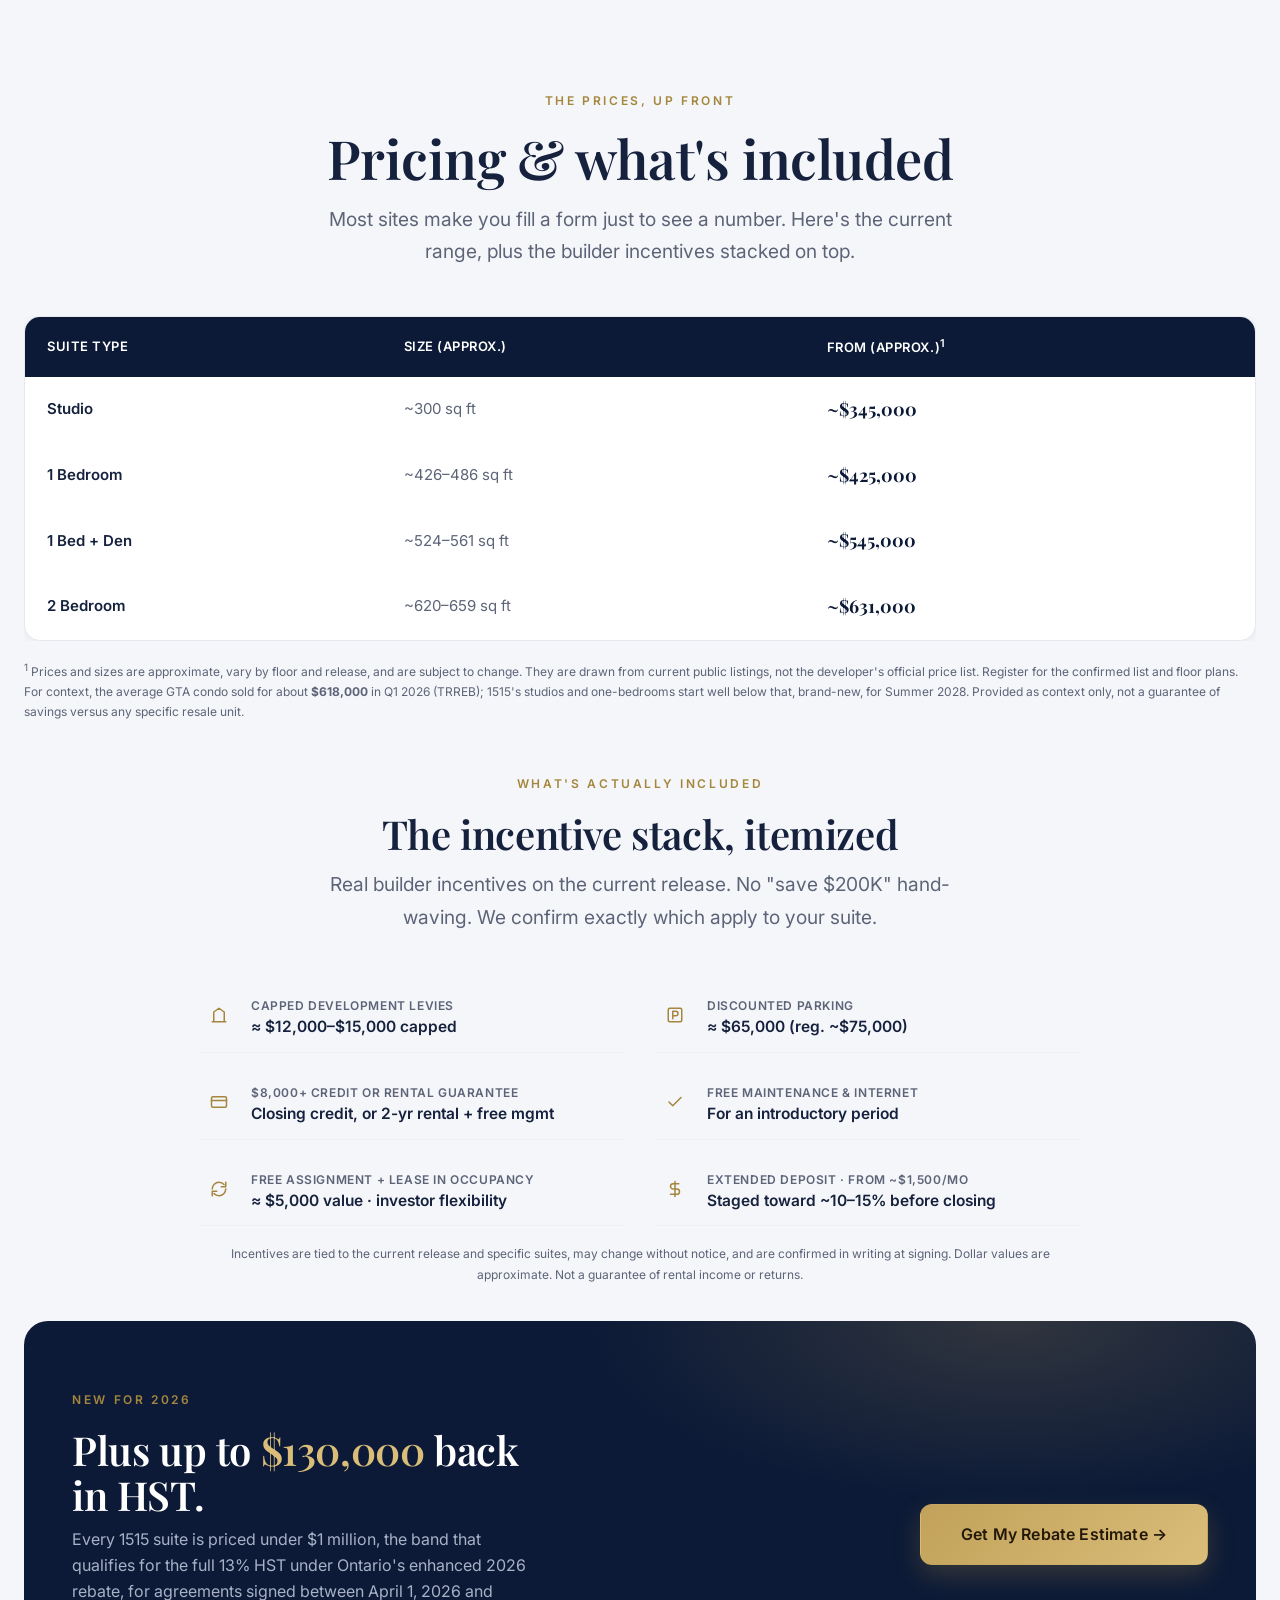
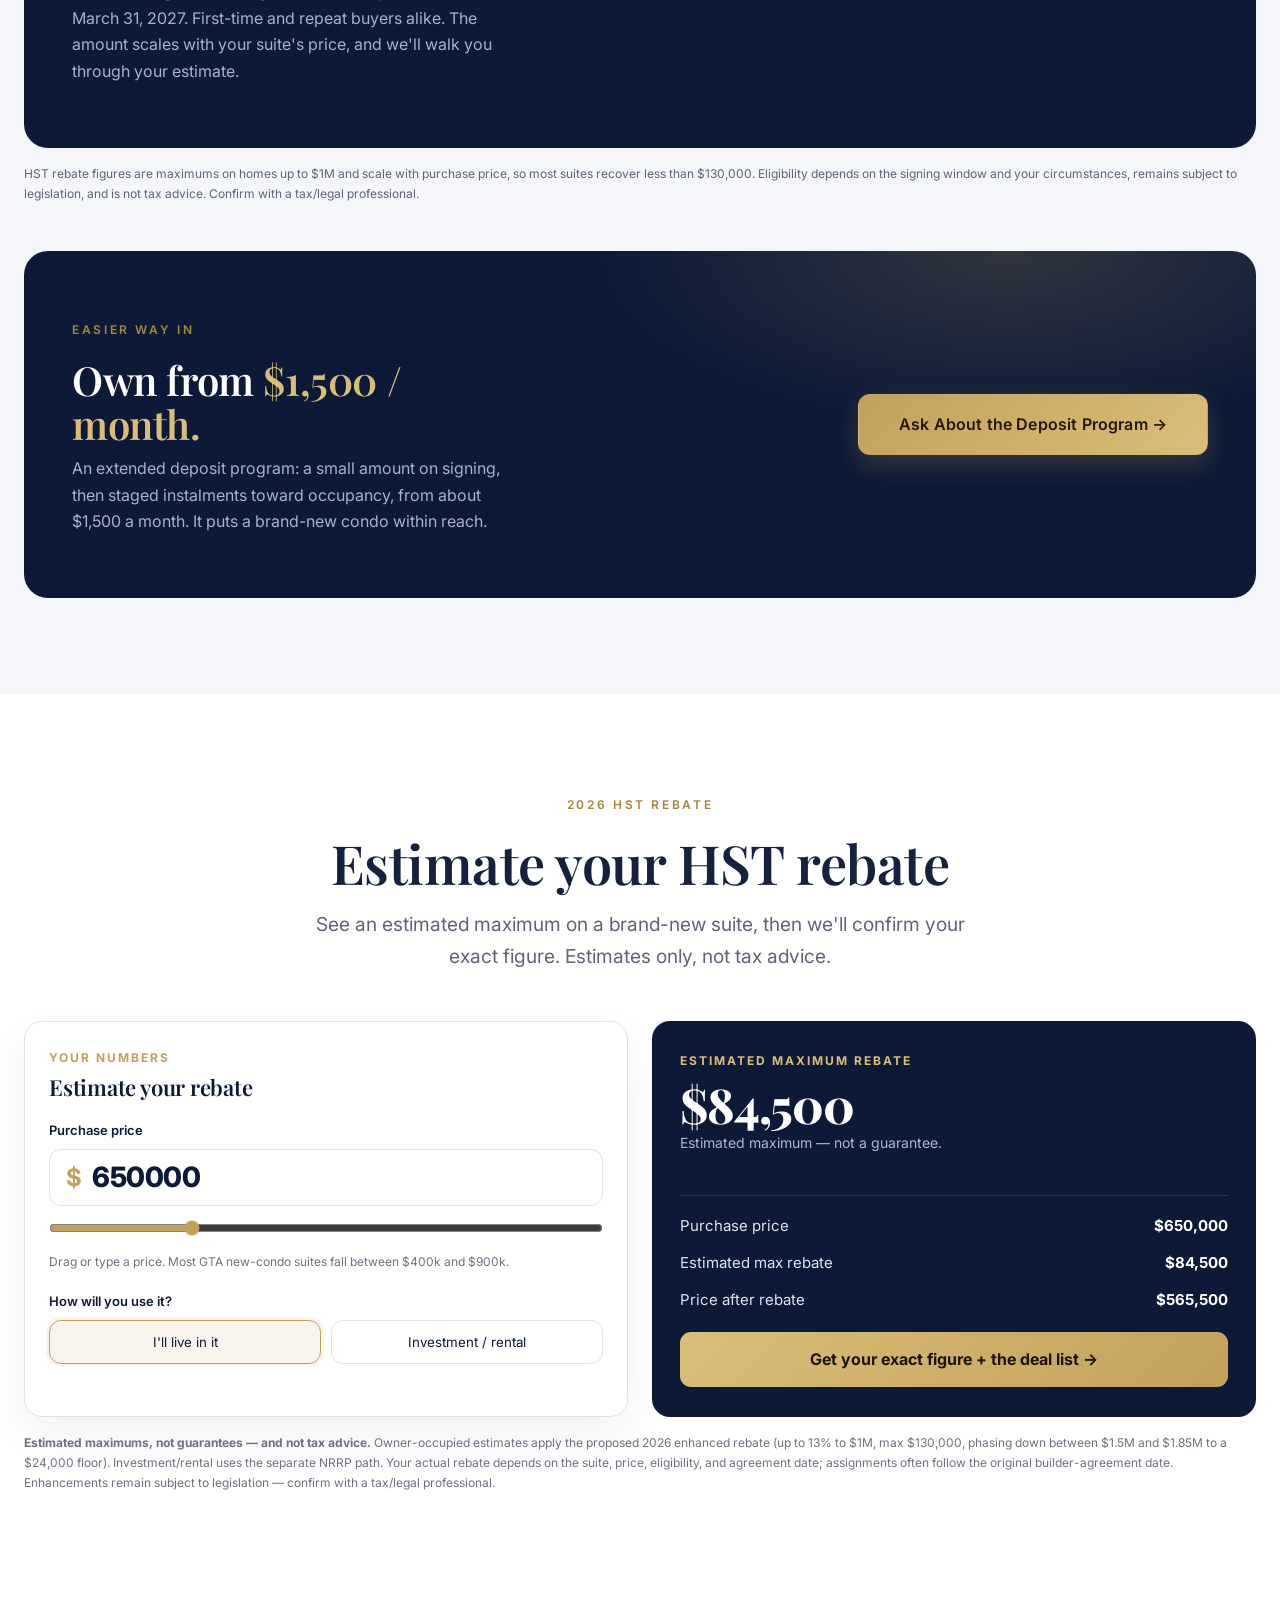
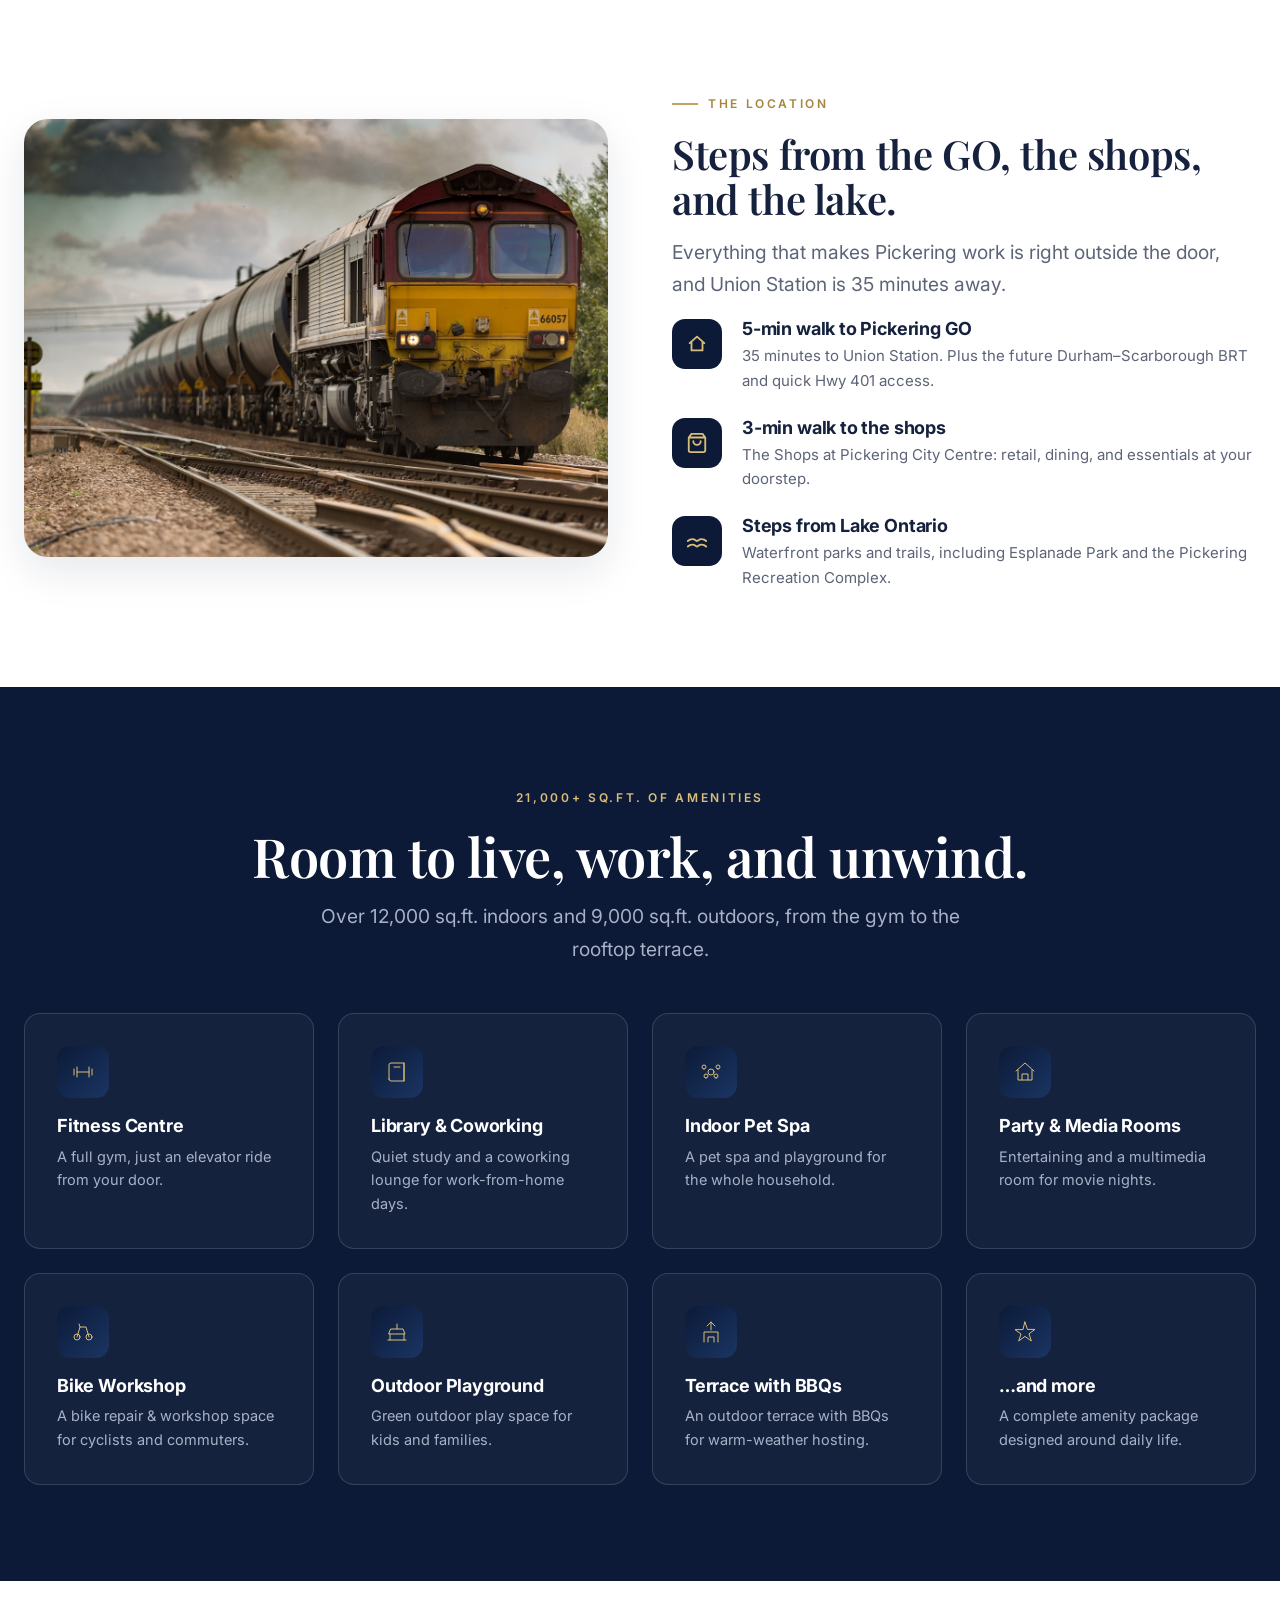
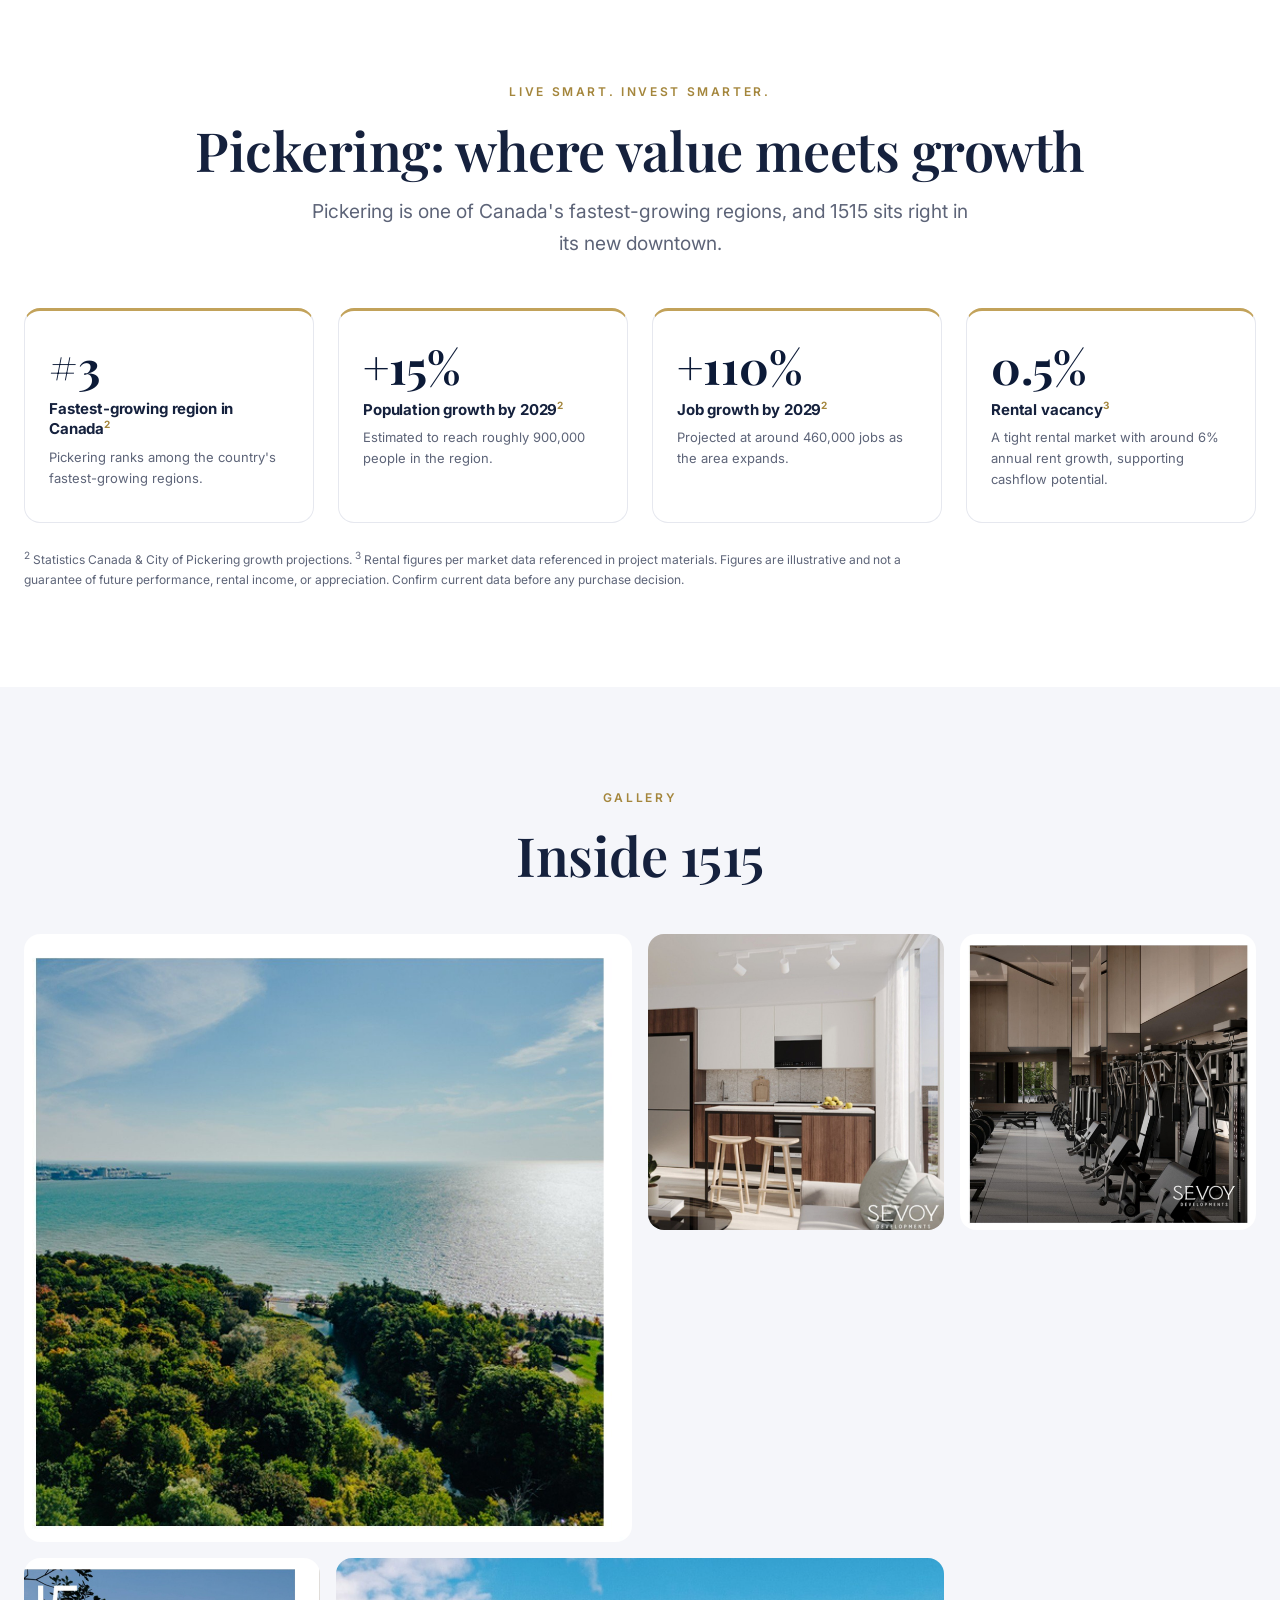
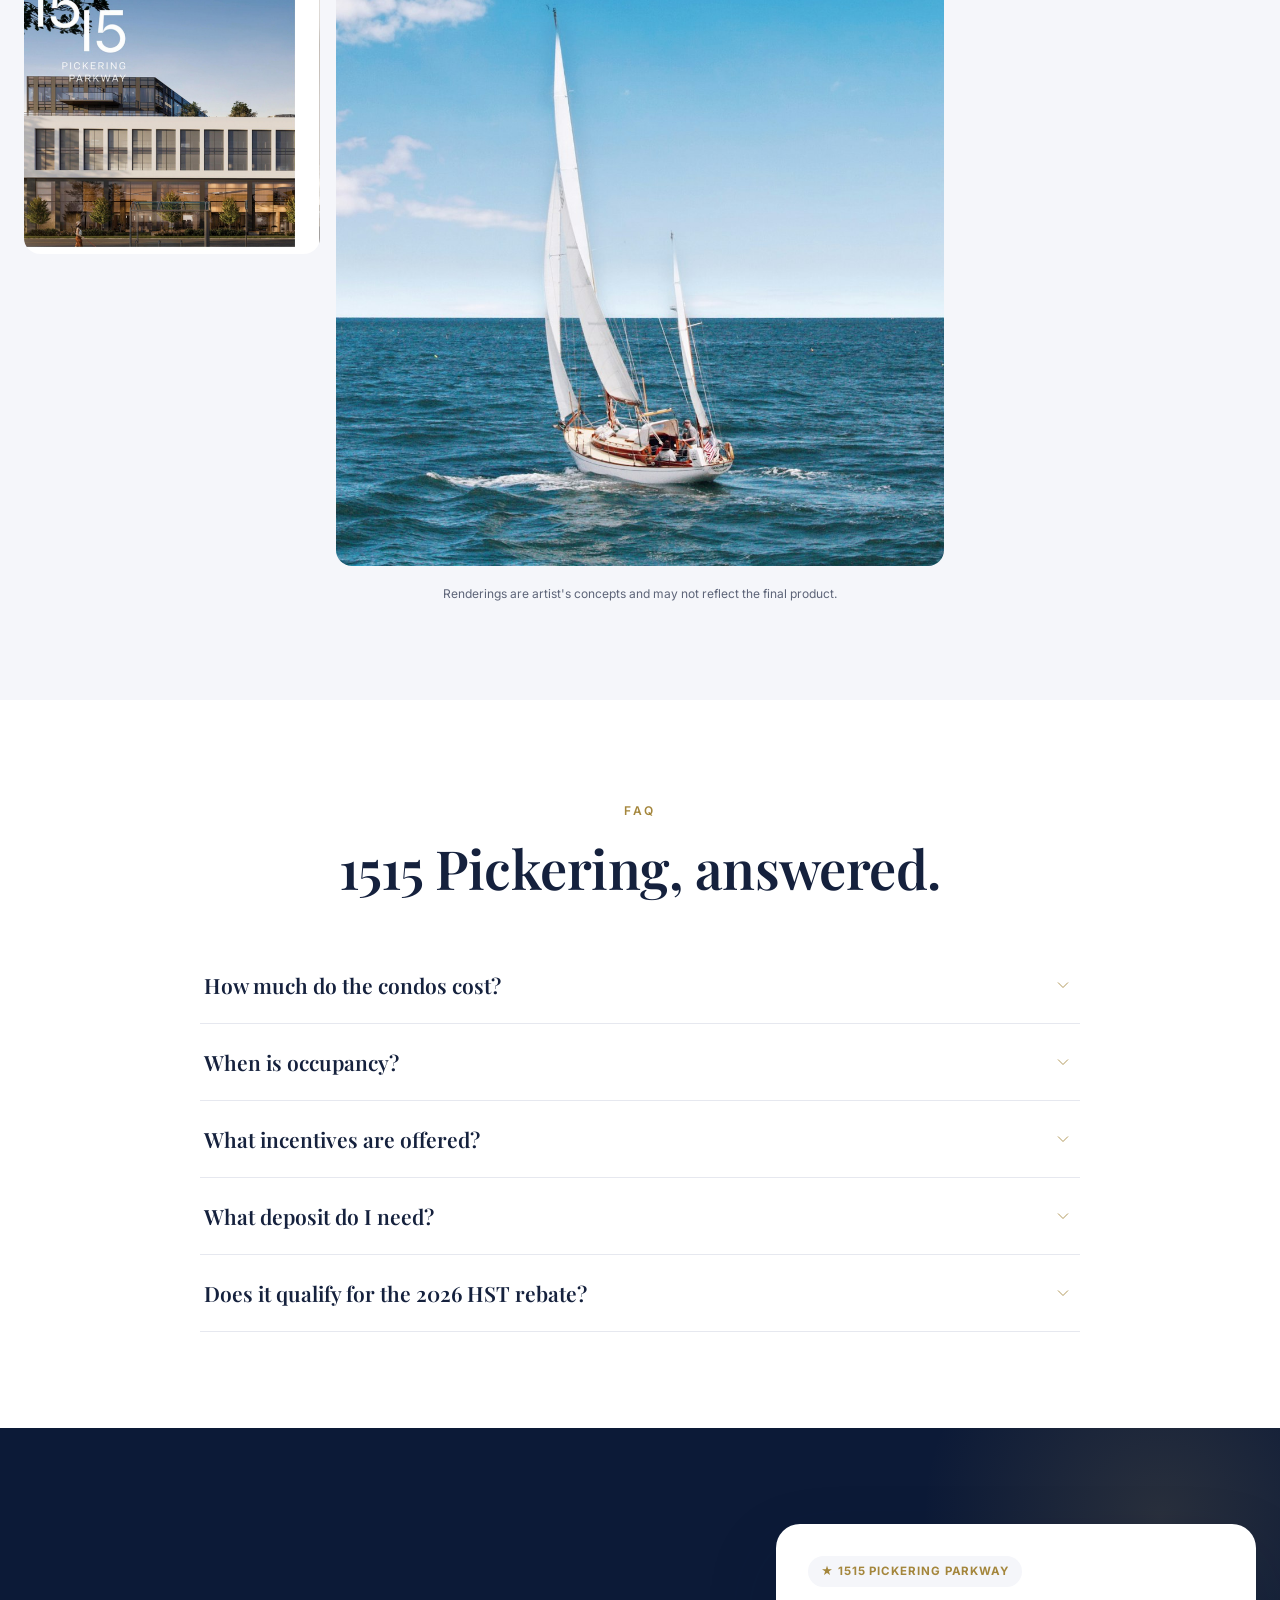
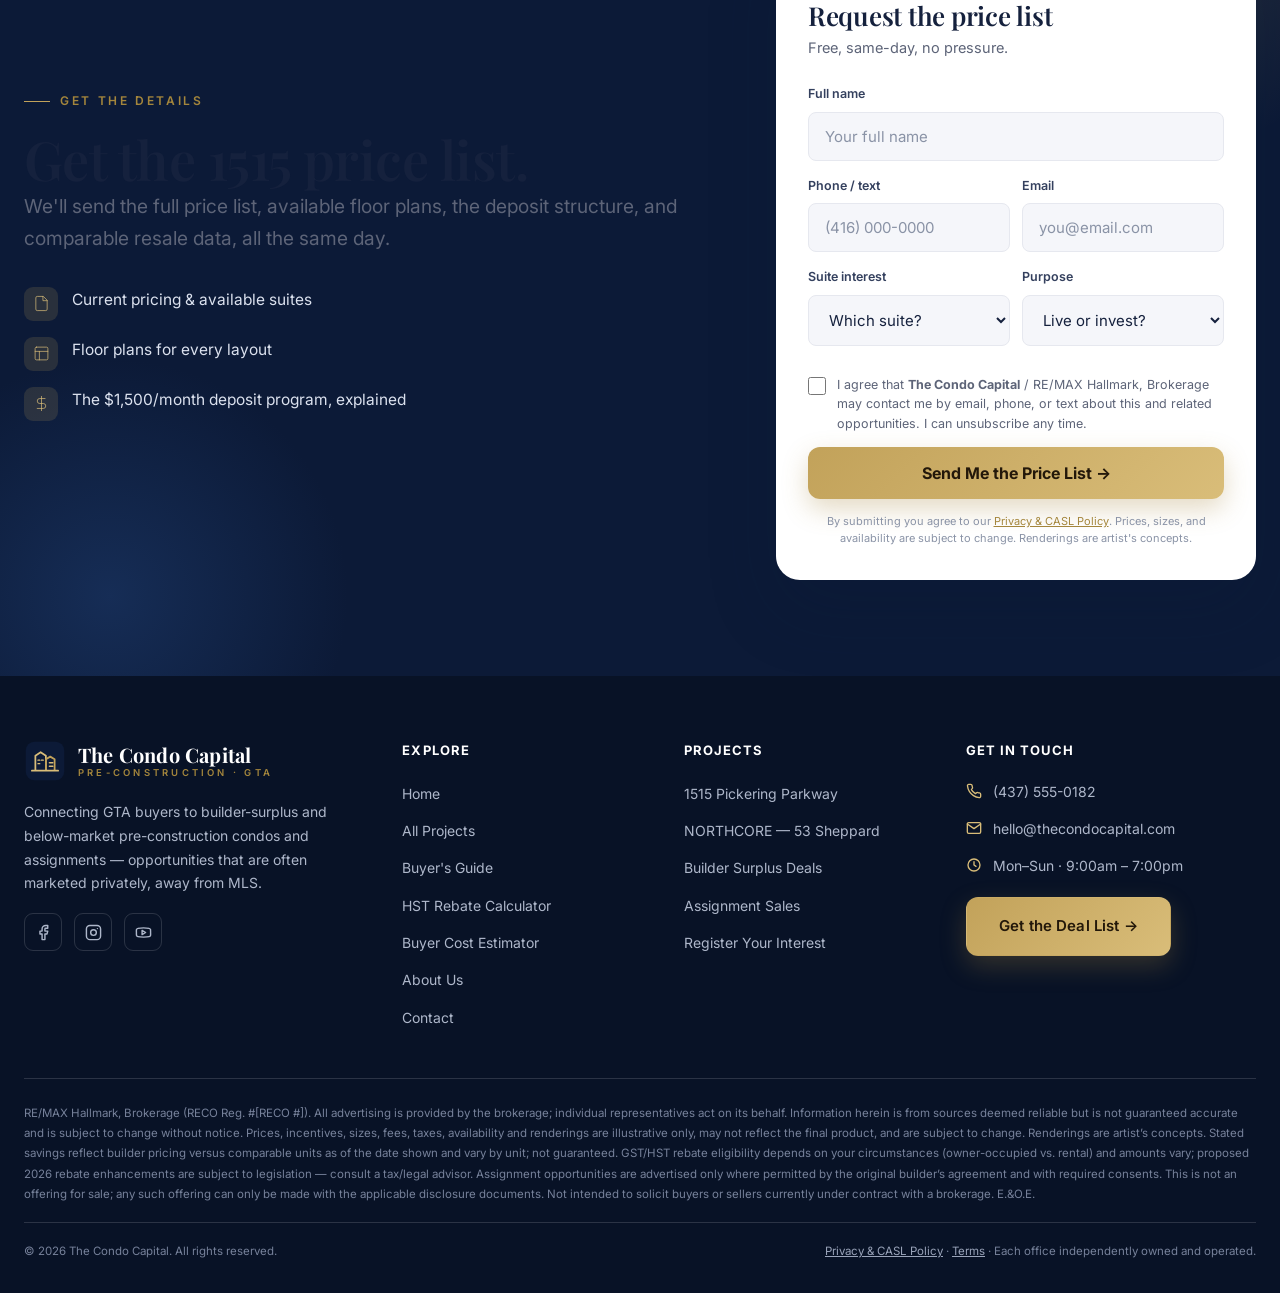
<file: 1515-pickering.html>
<!DOCTYPE html>
<html lang="en">
<head>
<!-- Google Tag Manager — replace GTM-XXXXXXX with your container ID (identical on every page; find-and-replace to swap all) -->
<script>(function(w,d,s,l,i){w[l]=w[l]||[];w[l].push({'gtm.start':
new Date().getTime(),event:'gtm.js'});var f=d.getElementsByTagName(s)[0],
j=d.createElement(s),dl=l!='dataLayer'?'&l='+l:'';j.async=true;j.src=
'https://www.googletagmanager.com/gtm.js?id='+i+dl;f.parentNode.insertBefore(j,f);
})(window,document,'script','dataLayer','GTM-XXXXXXX');</script>
<!-- End Google Tag Manager -->
<meta charset="UTF-8" />
<meta name="viewport" content="width=device-width, initial-scale=1.0" />
<title>1515 Pickering Parkway Condos — Prices, Incentives &amp; 2026 HST Rebate | The Condo Capital</title>
<meta name="description" content="1515 Pickering Parkway by Sevoy Developments — brand-new Pickering City Centre condos from the mid $300s (approx.). Builder incentive stack, $1,500/month deposit program, up to $130,000 back under the 2026 HST rebate. Summer 2028 occupancy, 5-min walk to Pickering GO. Get the price list & floor plans." />
<link rel="canonical" href="https://thecondocapital.com/1515-pickering.html" />
<meta property="og:type" content="website" />
<meta property="og:title" content="1515 Pickering Parkway — Prices, Incentives &amp; 2026 HST Rebate" />
<meta property="og:description" content="Brand-new Pickering condos from the mid $300s (approx.). Builder incentive stack, $1,500/mo deposit, up to $130K HST back, Summer 2028, steps to Pickering GO." />
<meta property="og:image" content="assets/img/pickering-lake.jpg" />
<meta name="theme-color" content="#0c1a37" />
<link rel="preconnect" href="https://fonts.googleapis.com">
<link rel="preconnect" href="https://fonts.gstatic.com" crossorigin>
<link href="https://fonts.googleapis.com/css2?family=Playfair+Display:ital,wght@0,500;0,600;0,700;1,500;1,600&family=Inter:wght@400;500;600;700&display=swap" rel="stylesheet">
<link rel="stylesheet" href="assets/css/site.css" />
<style>
  /* Overview: image matches text-column height so it never letterboxes (desktop) */
  @media(min-width:921px){
    .split.ov{align-items:stretch}
    .split.ov .split-img{aspect-ratio:auto;height:100%;min-height:520px}
  }
</style>
<script type="application/ld+json">
{
  "@context": "https://schema.org",
  "@type": "BreadcrumbList",
  "itemListElement": [
    { "@type": "ListItem", "position": 1, "name": "Home", "item": "https://thecondocapital.com/" },
    { "@type": "ListItem", "position": 2, "name": "Projects", "item": "https://thecondocapital.com/projects.html" },
    { "@type": "ListItem", "position": 3, "name": "1515 Pickering Parkway", "item": "https://thecondocapital.com/1515-pickering.html" }
  ]
}
</script>
<script type="application/ld+json">
{
  "@context": "https://schema.org",
  "@graph": [
    {
      "@type": ["Residence", "ApartmentComplex"],
      "@id": "https://thecondocapital.com/1515-pickering.html#project",
      "name": "1515 Pickering Parkway Condos",
      "description": "Pre-construction condo tower in Pickering City Centre, Durham, by Sevoy Developments with sales by Platform Realty Partners. Studios to two-bedroom suites from the mid $300s (approx.), a 5-minute walk to Pickering GO, with occupancy estimated Summer 2028.",
      "url": "https://thecondocapital.com/1515-pickering.html",
      "image": "https://thecondocapital.com/assets/img/pickering-exterior.jpg",
      "numberOfAvailableAccommodationUnits": "571",
      "priceRange": "From the mid $300,000s (approx.)",
      "address": { "@type": "PostalAddress", "streetAddress": "1515 Pickering Parkway", "addressLocality": "Pickering", "addressRegion": "ON", "addressCountry": "CA" },
      "geo": { "@type": "GeoCoordinates", "latitude": 43.8350, "longitude": -79.0870 },
      "containedInPlace": { "@type": "Place", "name": "Pickering City Centre, Durham Region" },
      "amenityFeature": [
        { "@type": "LocationFeatureSpecification", "name": "Fitness Centre", "value": true },
        { "@type": "LocationFeatureSpecification", "name": "Coworking Lounge", "value": true },
        { "@type": "LocationFeatureSpecification", "name": "Rooftop Terrace with BBQs", "value": true },
        { "@type": "LocationFeatureSpecification", "name": "Indoor Pet Spa", "value": true }
      ]
    },
    {
      "@type": "FAQPage",
      "@id": "https://thecondocapital.com/1515-pickering.html#faq",
      "mainEntity": [
        { "@type": "Question", "name": "How much do condos at 1515 Pickering Parkway cost?", "acceptedAnswer": { "@type": "Answer", "text": "Suites start from the mid $300,000s (approximate, subject to change): studios around $345,000, one-bedrooms around $425,000, one-bed-plus-dens around $545,000, and two-bedrooms around $631,000. These figures are approximate; we send the current, confirmed price list and floor plans the same day you register." } },
        { "@type": "Question", "name": "When is occupancy at 1515 Pickering Parkway?", "acceptedAnswer": { "@type": "Answer", "text": "Occupancy is estimated for Summer 2028, per developer Sevoy Developments. Some third-party listing sites show 2029, which appears to be stale; we share the developer's current schedule directly." } },
        { "@type": "Question", "name": "What incentives are offered at 1515 Pickering Parkway?", "acceptedAnswer": { "@type": "Answer", "text": "The current release has carried a builder incentive package that can include capped development levies (about $12,000 to $15,000), discounted parking, a closing credit of roughly $8,000 to $8,500 or a two-year rental guarantee with free property management, free maintenance fees and internet for a period, and the right to assign. Incentives change by release and suite, so we confirm what applies to your suite." } },
        { "@type": "Question", "name": "What is the deposit structure at 1515 Pickering Parkway?", "acceptedAnswer": { "@type": "Answer", "text": "1515 offers an extended deposit program: a small amount on signing, then staged instalments out toward occupancy, reaching roughly 10 to 15 percent before closing, with a monthly option starting around $1,500 per month." } },
        { "@type": "Question", "name": "Does 1515 Pickering qualify for the 2026 HST rebate?", "acceptedAnswer": { "@type": "Answer", "text": "Every suite is priced under $1 million, the band eligible for Ontario's enhanced 2026 GST/HST New Housing Rebate of up to $130,000, for agreements signed between April 1, 2026 and March 31, 2027. The enhancement remains subject to legislation; amounts are maximums that scale with price and your buyer profile. Not tax advice; confirm with a tax professional." } }
      ]
    }
  ]
}
</script>
</head>
<body data-page="projects">
<!-- Google Tag Manager (noscript) -->
<noscript><iframe src="https://www.googletagmanager.com/ns.html?id=GTM-XXXXXXX" height="0" width="0" style="display:none;visibility:hidden"></iframe></noscript>
<!-- End Google Tag Manager (noscript) -->
<div id="site-header"></div>

<!-- ============ PROJECT HERO ============ -->
<header class="hero" style="min-height:600px">
  <div class="hero-bg"><img src="assets/img/pickering-lake.jpg" alt="Lakeside Pickering near 1515 Pickering Parkway" /></div>
  <div class="hero-inner"><div class="wrap">
    <div class="breadcrumb"><a href="index.html">Home</a><span class="sep">/</span><a href="projects.html">Projects</a><span class="sep">/</span><span>1515 Pickering Parkway</span></div>
    <span class="badge"><span class="dot"></span> Now Selling · Builder Pricing · Pickering</span>
    <h1>1515 Pickering Parkway</h1>
    <p class="sub">A striking black-and-white tower in the Pickering skyline, steps from the lake, the GO, and the shops. Brand-new suites for buyers priced out of Toronto.</p>
    <div class="hero-ctas">
      <a class="btn btn-gold btn-lg" href="#register">Get the Price List <span class="ar">→</span></a>
      <a class="btn btn-outline-light btn-lg" href="#pricing">See Pricing</a>
    </div>
    <div class="hero-stats">
      <div class="hs"><span class="n">Mid $300s<sup style="font-size:.55em">*</sup></span><span class="l">Studios, from (approx.)</span></div>
      <div class="hs"><span class="n">$1,500/mo</span><span class="l">Deposit program</span></div>
      <div class="hs"><span class="n">Summer 2028</span><span class="l">Occupancy</span></div>
      <div class="hs"><span class="n">5 min</span><span class="l">Walk to Pickering GO</span></div>
    </div>
  </div></div>
</header>

<!-- ============ OVERVIEW ============ -->
<section class="section">
  <div class="wrap split ov">
    <div class="reveal">
      <span class="kicker">The Project</span>
      <h2 class="h-lg">A black-and-white landmark, by the lake.</h2>
      <p class="lead" style="margin:14px 0 18px">1515 Pickering Parkway by <b>Sevoy Developments</b> (sales by Platform Realty) is a brand-new condo tower in Pickering's City Centre. Its façade reads like piano keys, and it sits steps from Lake Ontario, Pickering GO, and the shops.</p>
      <p style="color:var(--muted)">It's built for people Toronto priced out: first-time buyers and downsizers who still want brand-new, plus investors after real cashflow in one of Canada's fastest-growing regions. Smart layouts and an extended deposit program make getting in achievable.</p>
      <div class="specs" style="margin-top:26px">
        <div class="spec"><span class="si"><svg viewBox="0 0 24 24" fill="none" stroke-width="2" stroke-linecap="round" stroke-linejoin="round"><path d="M3 21h18M5 21V7l8-4v18M19 21V11l-6-4"/></svg></span><span><span class="st">Developer</span><span class="sv">Sevoy Developments</span></span></div>
        <div class="spec"><span class="si"><svg viewBox="0 0 24 24" fill="none" stroke-width="2" stroke-linecap="round" stroke-linejoin="round"><path d="M20 10c0 6-8 12-8 12s-8-6-8-12a8 8 0 0116 0z"/><circle cx="12" cy="10" r="3"/></svg></span><span><span class="st">Location</span><span class="sv">Pickering City Centre</span></span></div>
        <div class="spec"><span class="si"><svg viewBox="0 0 24 24" fill="none" stroke-width="2" stroke-linecap="round" stroke-linejoin="round"><circle cx="12" cy="12" r="9"/><path d="M12 7v5l3 2"/></svg></span><span><span class="st">Occupancy</span><span class="sv">Summer 2028</span></span></div>
        <div class="spec"><span class="si"><svg viewBox="0 0 24 24" fill="none" stroke-width="2" stroke-linecap="round" stroke-linejoin="round"><path d="M4 11l8-7 8 7M6 10v9h12v-9"/></svg></span><span><span class="st">Suite types</span><span class="sv">Studio – 2 Bedroom</span></span></div>
      </div>
    </div>
    <div class="split-img tall reveal">
      <img src="assets/img/pickering-exterior.jpg" alt="1515 Pickering Parkway building exterior" />
      <div class="floattag"><div class="ft-n">15 | 15</div><div class="ft-l">A landmark in the Pickering skyline.</div></div>
    </div>
  </div>
</section>

<!-- ============ PRICING ============ -->
<section class="section bg-paper" id="pricing">
  <div class="wrap">
    <div class="section-head center reveal">
      <span class="kicker solo" style="justify-content:center">The Prices, Up Front</span>
      <h2 class="h-xl">Pricing &amp; what's included</h2>
      <p class="lead maxw" style="margin-top:14px">Most sites make you fill a form just to see a number. Here's the current range, plus the builder incentives stacked on top.</p>
    </div>
    <div class="reveal" style="overflow-x:auto">
      <table class="pricetable">
        <thead><tr><th>Suite type</th><th>Size (approx.)</th><th>From (approx.)<sup>1</sup></th></tr></thead>
        <tbody>
          <tr><td data-l="Suite" class="unit">Studio</td><td data-l="Size" class="compare">~300 sq ft</td><td data-l="From" class="from">~$345,000</td></tr>
          <tr><td data-l="Suite" class="unit">1 Bedroom</td><td data-l="Size" class="compare">~426–486 sq ft</td><td data-l="From" class="from">~$425,000</td></tr>
          <tr><td data-l="Suite" class="unit">1 Bed + Den</td><td data-l="Size" class="compare">~524–561 sq ft</td><td data-l="From" class="from">~$545,000</td></tr>
          <tr><td data-l="Suite" class="unit">2 Bedroom</td><td data-l="Size" class="compare">~620–659 sq ft</td><td data-l="From" class="from">~$631,000</td></tr>
        </tbody>
      </table>
    </div>
    <p style="font-size:12px;color:var(--muted);margin-top:18px;line-height:1.7"><sup>1</sup> Prices and sizes are approximate, vary by floor and release, and are subject to change. They are drawn from current public listings, not the developer's official price list. Register for the confirmed list and floor plans. For context, the average GTA condo sold for about <b>$618,000</b> in Q1 2026 (TRREB); 1515's studios and one-bedrooms start well below that, brand-new, for Summer 2028. Provided as context only, not a guarantee of savings versus any specific resale unit.</p>

    <div class="section-head center reveal" style="margin-top:46px">
      <span class="kicker solo" style="justify-content:center">What's actually included</span>
      <h2 class="h-lg">The incentive stack, itemized</h2>
      <p class="lead maxw" style="margin-top:12px">Real builder incentives on the current release. No "save $200K" hand-waving. We confirm exactly which apply to your suite.</p>
    </div>
    <div class="specs reveal" style="grid-template-columns:repeat(2,1fr);max-width:880px;margin:24px auto 0">
      <div class="spec"><span class="si"><svg viewBox="0 0 24 24" fill="none" stroke-width="2" stroke-linecap="round" stroke-linejoin="round"><path d="M3 21h18M5 21V8l7-5 7 5v13"/></svg></span><span><span class="st">Capped development levies</span><span class="sv">≈ $12,000–$15,000 capped</span></span></div>
      <div class="spec"><span class="si"><svg viewBox="0 0 24 24" fill="none" stroke-width="2" stroke-linecap="round" stroke-linejoin="round"><rect x="3" y="3" width="18" height="18" rx="2"/><path d="M9 17V7h4a3 3 0 010 6H9"/></svg></span><span><span class="st">Discounted parking</span><span class="sv">≈ $65,000 (reg. ~$75,000)</span></span></div>
      <div class="spec"><span class="si"><svg viewBox="0 0 24 24" fill="none" stroke-width="2" stroke-linecap="round" stroke-linejoin="round"><rect x="2" y="5" width="20" height="14" rx="2"/><path d="M2 10h20"/></svg></span><span><span class="st">$8,000+ credit or rental guarantee</span><span class="sv">Closing credit, or 2-yr rental + free mgmt</span></span></div>
      <div class="spec"><span class="si"><svg viewBox="0 0 24 24" fill="none" stroke-width="2" stroke-linecap="round" stroke-linejoin="round"><path d="M20 6 9 17l-5-5"/></svg></span><span><span class="st">Free maintenance &amp; internet</span><span class="sv">For an introductory period</span></span></div>
      <div class="spec"><span class="si"><svg viewBox="0 0 24 24" fill="none" stroke-width="2" stroke-linecap="round" stroke-linejoin="round"><path d="M3 12a9 9 0 019-9 9 9 0 016.7 3M21 12a9 9 0 01-9 9 9 9 0 01-6.7-3M21 3v6h-6M3 21v-6h6"/></svg></span><span><span class="st">Free assignment + lease in occupancy</span><span class="sv">≈ $5,000 value · investor flexibility</span></span></div>
      <div class="spec"><span class="si"><svg viewBox="0 0 24 24" fill="none" stroke-width="2" stroke-linecap="round" stroke-linejoin="round"><path d="M12 2v20M17 5H9.5a3.5 3.5 0 000 7h5a3.5 3.5 0 010 7H6"/></svg></span><span><span class="st">Extended deposit · from ~$1,500/mo</span><span class="sv">Staged toward ~10–15% before closing</span></span></div>
    </div>
    <p style="font-size:12px;color:var(--muted);margin-top:18px;line-height:1.7;text-align:center;max-width:880px;margin-left:auto;margin-right:auto">Incentives are tied to the current release and specific suites, may change without notice, and are confirmed in writing at signing. Dollar values are approximate. Not a guarantee of rental income or returns.</p>

    <!-- HST rebate callout -->
    <div class="ctaband reveal" style="margin-top:36px">
      <div class="ctaband-in">
        <div>
          <span class="kicker solo">New for 2026</span>
          <h2 class="h-lg">Plus up to <span style="color:var(--gold-2)">$130,000</span> back in HST.</h2>
          <p>Every 1515 suite is priced under $1&nbsp;million, the band that qualifies for the full 13% HST under Ontario's enhanced 2026 rebate, for agreements signed between April&nbsp;1, 2026 and March&nbsp;31, 2027. First-time and repeat buyers alike. The amount scales with your suite's price, and we'll walk you through your estimate.</p>
        </div>
        <a class="btn btn-gold btn-lg" href="#register">Get My Rebate Estimate →</a>
      </div>
    </div>
    <p style="font-size:12px;color:var(--muted);margin-top:16px;line-height:1.7">HST rebate figures are maximums on homes up to $1M and scale with purchase price, so most suites recover less than $130,000. Eligibility depends on the signing window and your circumstances, remains subject to legislation, and is not tax advice. Confirm with a tax/legal professional.</p>

    <!-- deposit callout -->
    <div class="ctaband reveal" style="margin-top:46px">
      <div class="ctaband-in">
        <div>
          <span class="kicker solo">Easier Way In</span>
          <h2 class="h-lg">Own from <span style="color:var(--gold-2)">$1,500 / month.</span></h2>
          <p>An extended deposit program: a small amount on signing, then staged instalments toward occupancy, from about $1,500 a month. It puts a brand-new condo within reach.</p>
        </div>
        <a class="btn btn-gold btn-lg" href="#register">Ask About the Deposit Program →</a>
      </div>
    </div>
  </div>
</section>

<!-- ============ HST REBATE CALCULATOR ============ -->
<section class="section">
  <div class="wrap">
    <div class="section-head center reveal">
      <span class="kicker solo" style="justify-content:center">2026 HST Rebate</span>
      <h2 class="h-xl">Estimate your HST rebate</h2>
      <p class="lead maxw" style="margin-top:14px">See an estimated maximum on a brand-new suite, then we'll confirm your exact figure. Estimates only, not tax advice.</p>
    </div>
    <div data-hst-calc data-source="1515-pickering"></div>
  </div>
</section>

<!-- ============ LOCATION ============ -->
<section class="section">
  <div class="wrap split">
    <div class="split-img reveal">
      <img src="assets/stock/go-train.jpg" alt="GO Transit train — 5-minute walk from 1515 Pickering" />
    </div>
    <div class="reveal">
      <span class="kicker">The Location</span>
      <h2 class="h-lg">Steps from the GO, the shops, and the lake.</h2>
      <p class="lead" style="margin:14px 0 18px">Everything that makes Pickering work is right outside the door, and Union Station is 35 minutes away.</p>
      <div class="reasons">
        <div class="reason"><div class="rn"><svg width="22" height="22" viewBox="0 0 24 24" fill="none" stroke="currentColor" stroke-width="2" stroke-linecap="round" stroke-linejoin="round"><path d="M4 11l8-7 8 7M6 10v9h12v-9"/></svg></div><div><h4>5-min walk to Pickering GO</h4><p>35 minutes to Union Station. Plus the future Durham–Scarborough BRT and quick Hwy 401 access.</p></div></div>
        <div class="reason"><div class="rn"><svg width="22" height="22" viewBox="0 0 24 24" fill="none" stroke="currentColor" stroke-width="2" stroke-linecap="round" stroke-linejoin="round"><path d="M6 2 3 6v14a2 2 0 002 2h14a2 2 0 002-2V6l-3-4zM3 6h18M16 10a4 4 0 01-8 0"/></svg></div><div><h4>3-min walk to the shops</h4><p>The Shops at Pickering City Centre: retail, dining, and essentials at your doorstep.</p></div></div>
        <div class="reason"><div class="rn"><svg width="22" height="22" viewBox="0 0 24 24" fill="none" stroke="currentColor" stroke-width="2" stroke-linecap="round" stroke-linejoin="round"><path d="M2 18s2-2 5-2 4 2 5 2 2-2 5-2 5 2 5 2M2 12s2-2 5-2 4 2 5 2 2-2 5-2 5 2 5 2"/></svg></div><div><h4>Steps from Lake Ontario</h4><p>Waterfront parks and trails, including Esplanade Park and the Pickering Recreation Complex.</p></div></div>
      </div>
    </div>
  </div>
</section>

<!-- ============ AMENITIES ============ -->
<section class="section bg-navy">
  <div class="wrap">
    <div class="section-head center reveal">
      <span class="kicker solo" style="justify-content:center">21,000+ sq.ft. of Amenities</span>
      <h2 class="h-xl">Room to live, work, and unwind.</h2>
      <p class="lead maxw" style="margin-top:14px">Over 12,000 sq.ft. indoors and 9,000 sq.ft. outdoors, from the gym to the rooftop terrace.</p>
    </div>
    <div class="benefits reveal" style="grid-template-columns:repeat(4,1fr)">
      <div class="benefit" style="background:rgba(255,255,255,.04);border-color:var(--line-d)"><div class="bi"><svg viewBox="0 0 24 24" fill="none" stroke-linecap="round" stroke-linejoin="round"><path d="M6 7v10M18 7v10M6 12h12M3 9v6M21 9v6"/></svg></div><h4 style="color:#fff">Fitness Centre</h4><p style="color:var(--muted-d)">A full gym, just an elevator ride from your door.</p></div>
      <div class="benefit" style="background:rgba(255,255,255,.04);border-color:var(--line-d)"><div class="bi"><svg viewBox="0 0 24 24" fill="none" stroke-linecap="round" stroke-linejoin="round"><path d="M4 19V5a2 2 0 012-2h13v18H6a2 2 0 01-2-2zM19 3v18M9 7h6"/></svg></div><h4 style="color:#fff">Library &amp; Coworking</h4><p style="color:var(--muted-d)">Quiet study and a coworking lounge for work-from-home days.</p></div>
      <div class="benefit" style="background:rgba(255,255,255,.04);border-color:var(--line-d)"><div class="bi"><svg viewBox="0 0 24 24" fill="none" stroke-linecap="round" stroke-linejoin="round"><circle cx="12" cy="12" r="3"/><path d="M5 9a2 2 0 11.001-4.001A2 2 0 015 9zM19 9a2 2 0 11.001-4.001A2 2 0 0119 9zM7 18a2 2 0 11.001-4.001A2 2 0 017 18zM17 18a2 2 0 11.001-4.001A2 2 0 0117 18z"/></svg></div><h4 style="color:#fff">Indoor Pet Spa</h4><p style="color:var(--muted-d)">A pet spa and playground for the whole household.</p></div>
      <div class="benefit" style="background:rgba(255,255,255,.04);border-color:var(--line-d)"><div class="bi"><svg viewBox="0 0 24 24" fill="none" stroke-linecap="round" stroke-linejoin="round"><path d="M3 11l9-8 9 8M5 10v10h14V10M9 20v-6h6v6"/></svg></div><h4 style="color:#fff">Party &amp; Media Rooms</h4><p style="color:var(--muted-d)">Entertaining and a multimedia room for movie nights.</p></div>
      <div class="benefit" style="background:rgba(255,255,255,.04);border-color:var(--line-d)"><div class="bi"><svg viewBox="0 0 24 24" fill="none" stroke-linecap="round" stroke-linejoin="round"><circle cx="6" cy="17" r="3"/><circle cx="18" cy="17" r="3"/><path d="M6 17L9 7h6l3 10M9 7l-1-3"/></svg></div><h4 style="color:#fff">Bike Workshop</h4><p style="color:var(--muted-d)">A bike repair &amp; workshop space for cyclists and commuters.</p></div>
      <div class="benefit" style="background:rgba(255,255,255,.04);border-color:var(--line-d)"><div class="bi"><svg viewBox="0 0 24 24" fill="none" stroke-linecap="round" stroke-linejoin="round"><path d="M3 20h18M5 20v-6M19 20v-6M4 14h16l-2-5H6zM12 9V4"/></svg></div><h4 style="color:#fff">Outdoor Playground</h4><p style="color:var(--muted-d)">Green outdoor play space for kids and families.</p></div>
      <div class="benefit" style="background:rgba(255,255,255,.04);border-color:var(--line-d)"><div class="bi"><svg viewBox="0 0 24 24" fill="none" stroke-linecap="round" stroke-linejoin="round"><path d="M12 2v8M8 6l4-4 4 4M5 22V12h14v10M9 22v-5h6v5"/></svg></div><h4 style="color:#fff">Terrace with BBQs</h4><p style="color:var(--muted-d)">An outdoor terrace with BBQs for warm-weather hosting.</p></div>
      <div class="benefit" style="background:rgba(255,255,255,.04);border-color:var(--line-d)"><div class="bi"><svg viewBox="0 0 24 24" fill="none" stroke-linecap="round" stroke-linejoin="round"><path d="M12 2l2.4 7.4H22l-6 4.4 2.3 7.2-6.3-4.6L5.7 21 8 14 2 9.6h7.6z"/></svg></div><h4 style="color:#fff">…and more</h4><p style="color:var(--muted-d)">A complete amenity package designed around daily life.</p></div>
    </div>
  </div>
</section>

<!-- ============ GROWTH / INVESTMENT ============ -->
<section class="section">
  <div class="wrap">
    <div class="section-head center reveal">
      <span class="kicker solo" style="justify-content:center">Live Smart. Invest Smarter.</span>
      <h2 class="h-xl">Pickering: where value meets growth</h2>
      <p class="lead maxw" style="margin-top:14px">Pickering is one of Canada's fastest-growing regions, and 1515 sits right in its new downtown.</p>
    </div>
    <div class="datacards reveal">
      <div class="datacard"><div class="dn">#3</div><h4>Fastest-growing region in Canada<sup>2</sup></h4><p>Pickering ranks among the country's fastest-growing regions.</p></div>
      <div class="datacard"><div class="dn">+15%</div><h4>Population growth by 2029<sup>2</sup></h4><p>Estimated to reach roughly 900,000 people in the region.</p></div>
      <div class="datacard"><div class="dn">+110%</div><h4>Job growth by 2029<sup>2</sup></h4><p>Projected at around 460,000 jobs as the area expands.</p></div>
      <div class="datacard"><div class="dn">0.5%</div><h4>Rental vacancy<sup>3</sup></h4><p>A tight rental market with around 6% annual rent growth, supporting cashflow potential.</p></div>
    </div>
    <p style="font-size:12px;color:var(--muted);margin-top:24px;line-height:1.7;max-width:920px"><sup>2</sup> Statistics Canada &amp; City of Pickering growth projections. <sup>3</sup> Rental figures per market data referenced in project materials. Figures are illustrative and not a guarantee of future performance, rental income, or appreciation. Confirm current data before any purchase decision.</p>
  </div>
</section>

<!-- ============ GALLERY ============ -->
<section class="section bg-paper">
  <div class="wrap">
    <div class="section-head center reveal">
      <span class="kicker solo" style="justify-content:center">Gallery</span>
      <h2 class="h-xl">Inside 1515</h2>
    </div>
    <div class="gallery reveal">
      <div class="g wide"><img src="assets/img/pickering-lake.jpg" alt="Lake Ontario waterfront near 1515 Pickering" /></div>
      <div class="g"><img src="assets/img/pickering-kitchen.jpg" alt="1515 Pickering suite kitchen and living area" /></div>
      <div class="g"><img src="assets/img/pickering-gym.jpg" alt="1515 Pickering fitness centre" /></div>
      <div class="g"><img src="assets/img/pickering-exterior.jpg" alt="1515 Pickering Parkway exterior" /></div>
      <div class="g wide"><img src="assets/stock/marina-boats.jpg" alt="Marina near Pickering waterfront" /></div>
    </div>
    <p style="font-size:12px;color:var(--muted);margin-top:18px;text-align:center">Renderings are artist's concepts and may not reflect the final product.</p>
  </div>
</section>

<!-- ============ FAQ (AEO) ============ -->
<section class="section" id="faq">
  <div class="wrap">
    <div class="section-head center reveal">
      <span class="kicker solo" style="justify-content:center">FAQ</span>
      <h2 class="h-xl">1515 Pickering, answered.</h2>
    </div>
    <div class="faq reveal">
      <div class="qa"><button class="qa-q">How much do the condos cost?<span class="qa-ic"><svg viewBox="0 0 24 24" fill="none"><path d="m6 9 6 6 6-6"/></svg></span></button><div class="qa-a"><div class="qa-a-in">Suites start from the <b>mid $300,000s</b> (approx., subject to change): studios around $345K, one-beds around $425K, one-bed-plus-dens around $545K, and two-beds around $631K. We send the confirmed, suite-by-suite price list and floor plans the same day you register.</div></div></div>
      <div class="qa"><button class="qa-q">When is occupancy?<span class="qa-ic"><svg viewBox="0 0 24 24" fill="none"><path d="m6 9 6 6 6-6"/></svg></span></button><div class="qa-a"><div class="qa-a-in">Occupancy is estimated for <b>Summer 2028</b>, per developer Sevoy Developments. Some third-party listing sites show 2029, which appears to be stale, so we share the developer's current schedule directly.</div></div></div>
      <div class="qa"><button class="qa-q">What incentives are offered?<span class="qa-ic"><svg viewBox="0 0 24 24" fill="none"><path d="m6 9 6 6 6-6"/></svg></span></button><div class="qa-a"><div class="qa-a-in">The current release has carried capped development levies (~$12K–$15K), discounted parking, an ~$8K–$8.5K closing credit or a two-year rental guarantee with free property management, free maintenance and internet for a period, and the right to assign. Incentives change by release and suite, so we confirm what applies to yours.</div></div></div>
      <div class="qa"><button class="qa-q">What deposit do I need?<span class="qa-ic"><svg viewBox="0 0 24 24" fill="none"><path d="m6 9 6 6 6-6"/></svg></span></button><div class="qa-a"><div class="qa-a-in">An extended program: a small amount on signing, then staged instalments toward occupancy reaching about <b>10–15%</b> before closing, with a monthly option from around <b>$1,500/month</b>. We walk you through your suite's exact structure.</div></div></div>
      <div class="qa"><button class="qa-q">Does it qualify for the 2026 HST rebate?<span class="qa-ic"><svg viewBox="0 0 24 24" fill="none"><path d="m6 9 6 6 6-6"/></svg></span></button><div class="qa-a"><div class="qa-a-in">Yes. Every suite is priced under $1M, the band eligible for <b>up to $130,000</b> back under Ontario's enhanced 2026 rebate (subject to legislation; amounts scale with price and your buyer profile). We estimate your figure; confirm it with a tax professional.</div></div></div>
    </div>
  </div>
</section>

<!-- ============ REGISTER ============ -->
<section class="section formsection" id="register">
  <div class="wrap formgrid">
    <div class="reveal">
      <span class="kicker">Get the Details</span>
      <h2 class="h-xl">Get the 1515 price list.</h2>
      <p class="lead">We'll send the full price list, available floor plans, the deposit structure, and comparable resale data, all the same day.</p>
      <div class="form-benefits">
        <div class="fb"><span class="fbi"><svg viewBox="0 0 24 24" fill="none" stroke-linecap="round" stroke-linejoin="round"><path d="M14 2H6a2 2 0 00-2 2v16a2 2 0 002 2h12a2 2 0 002-2V8z"/><path d="M14 2v6h6"/></svg></span> Current pricing &amp; available suites</div>
        <div class="fb"><span class="fbi"><svg viewBox="0 0 24 24" fill="none" stroke-linecap="round" stroke-linejoin="round"><rect x="3" y="3" width="18" height="18" rx="2"/><path d="M3 9h18M9 21V9"/></svg></span> Floor plans for every layout</div>
        <div class="fb"><span class="fbi"><svg viewBox="0 0 24 24" fill="none" stroke-linecap="round" stroke-linejoin="round"><path d="M12 2v20M17 5H9.5a3.5 3.5 0 000 7h5a3.5 3.5 0 010 7H6"/></svg></span> The $1,500/month deposit program, explained</div>
      </div>
    </div>
    <div class="card" data-formbox>
      <span class="badge-line">★ 1515 Pickering Parkway</span>
      <h3>Request the price list</h3>
      <p class="cs">Free, same-day, no pressure.</p>
      <form data-lead data-source="1515-pickering" data-success="#formSuccess">
        <div class="fg"><label>Full name</label><input type="text" name="name" placeholder="Your full name" required autocomplete="name" /></div>
        <div class="frow">
          <div class="fg"><label>Phone / text</label><input type="tel" name="phone" placeholder="(416) 000-0000" required autocomplete="tel" /></div>
          <div class="fg"><label>Email</label><input type="email" name="email" placeholder="you@email.com" required autocomplete="email" /></div>
        </div>
        <input type="hidden" name="project" value="1515 Pickering Parkway" />
        <div class="frow">
          <div class="fg"><label>Suite interest</label>
            <select name="suite" required>
              <option value="" disabled selected>Which suite?</option>
              <option>Studio</option><option>1 Bedroom</option><option>1 Bed + Den</option><option>2 Bedroom</option><option>Not sure yet</option>
            </select>
          </div>
          <div class="fg"><label>Purpose</label>
            <select name="intent" required>
              <option value="" disabled selected>Live or invest?</option>
              <option value="live">To live in</option><option value="invest">Investment</option><option value="either">Either</option>
            </select>
          </div>
        </div>
        <div class="consent">
          <input type="checkbox" name="consent" id="consent" data-text="I agree that The Condo Capital / RE/MAX Hallmark, Brokerage may contact me by email, phone or text about 1515 Pickering Parkway and related pre-construction opportunities. I can withdraw consent / unsubscribe at any time." required />
          <label for="consent">I agree that <b>The Condo Capital</b> / RE/MAX Hallmark, Brokerage may contact me by email, phone, or text about this and related opportunities. I can unsubscribe any time.</label>
        </div>
        <button type="submit" class="submit">Send Me the Price List →</button>
        <p class="fineprint">By submitting you agree to our <a href="privacy.html">Privacy &amp; CASL Policy</a>. Prices, sizes, and availability are subject to change. Renderings are artist's concepts.</p>
      </form>
      <div class="form-success" id="formSuccess">
        <div class="ic"><svg viewBox="0 0 24 24" fill="none" stroke-width="2.4" stroke-linecap="round" stroke-linejoin="round"><path d="m20 6-11 11-5-5"/></svg></div>
        <h3>You're on the list.</h3>
        <p>Check your inbox. A licensed specialist will send your 1515 Pickering price list, floor plans, and HST estimate today, usually within a few hours.</p>
      </div>
    </div>
  </div>
</section>

<div id="site-footer"></div>
<script src="assets/js/site.js"></script>
<script src="assets/js/hst-calc.js"></script>
</body>
</html>
</file>
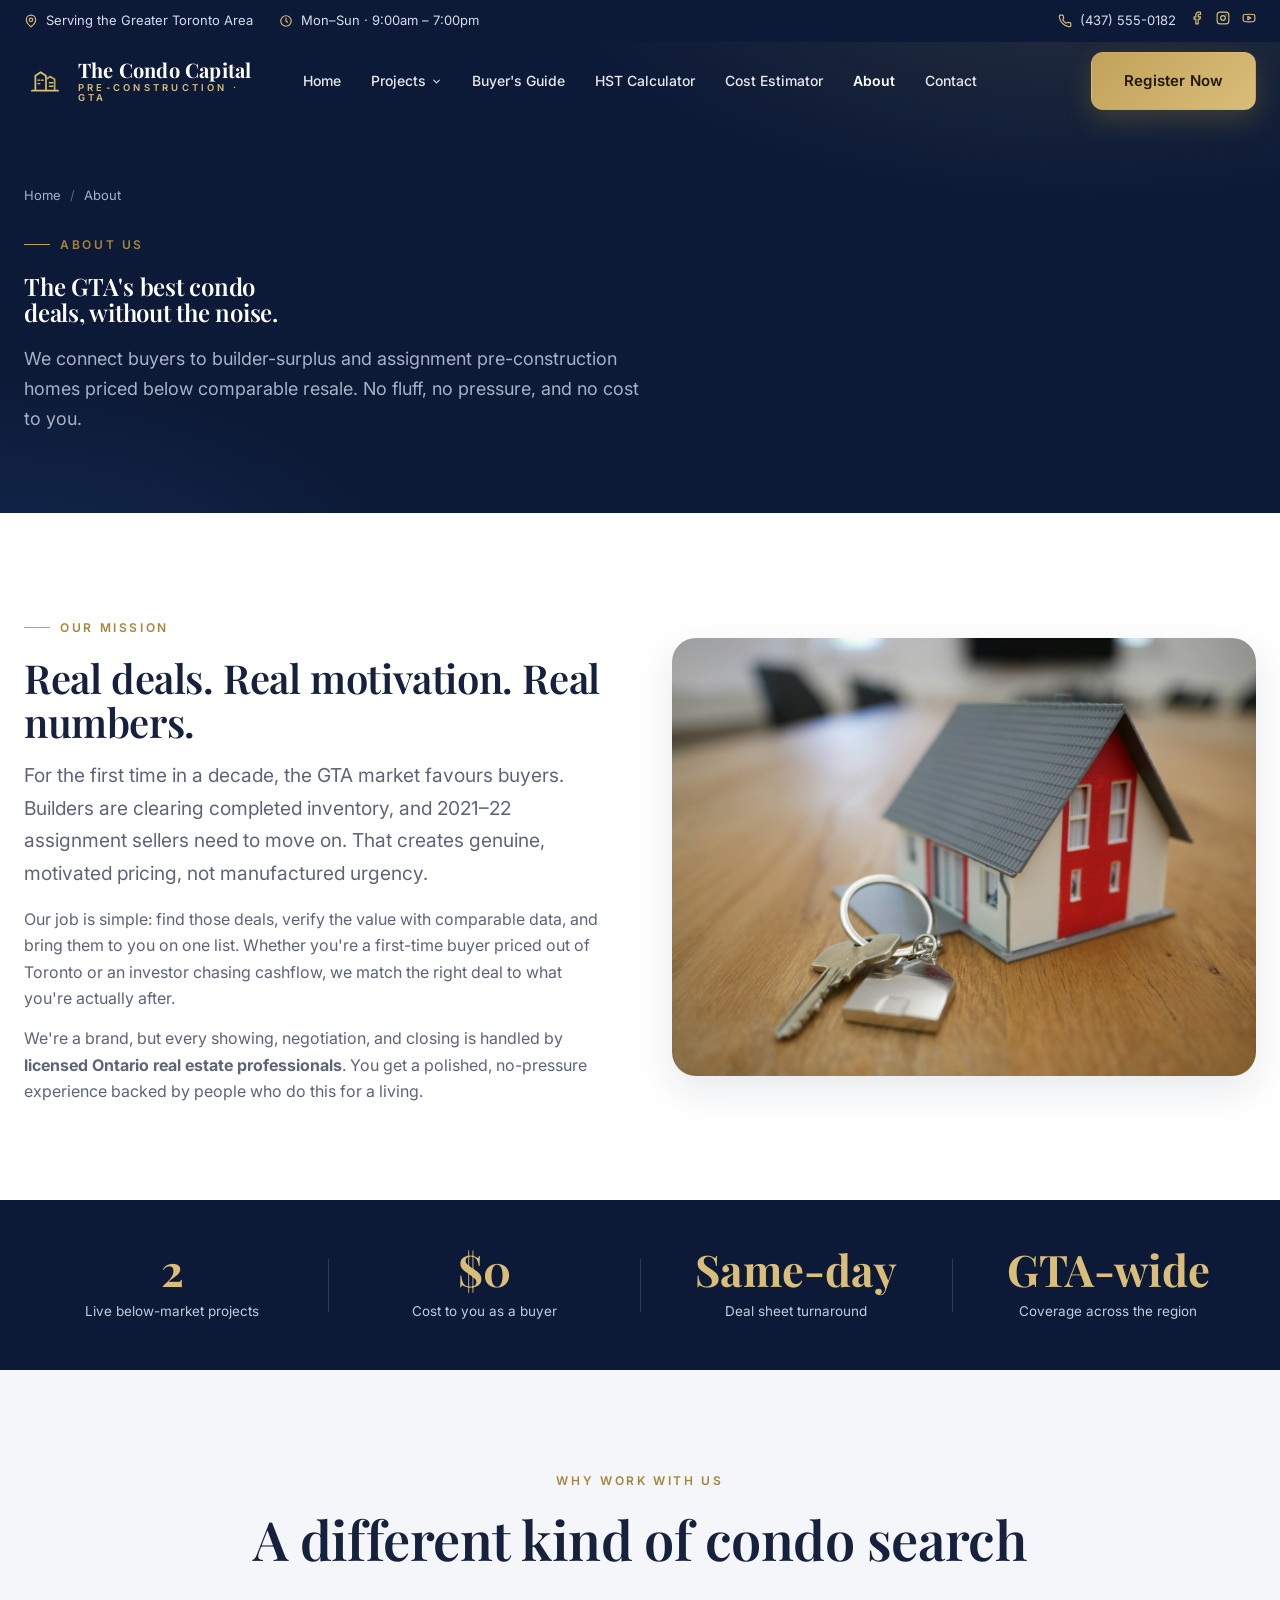
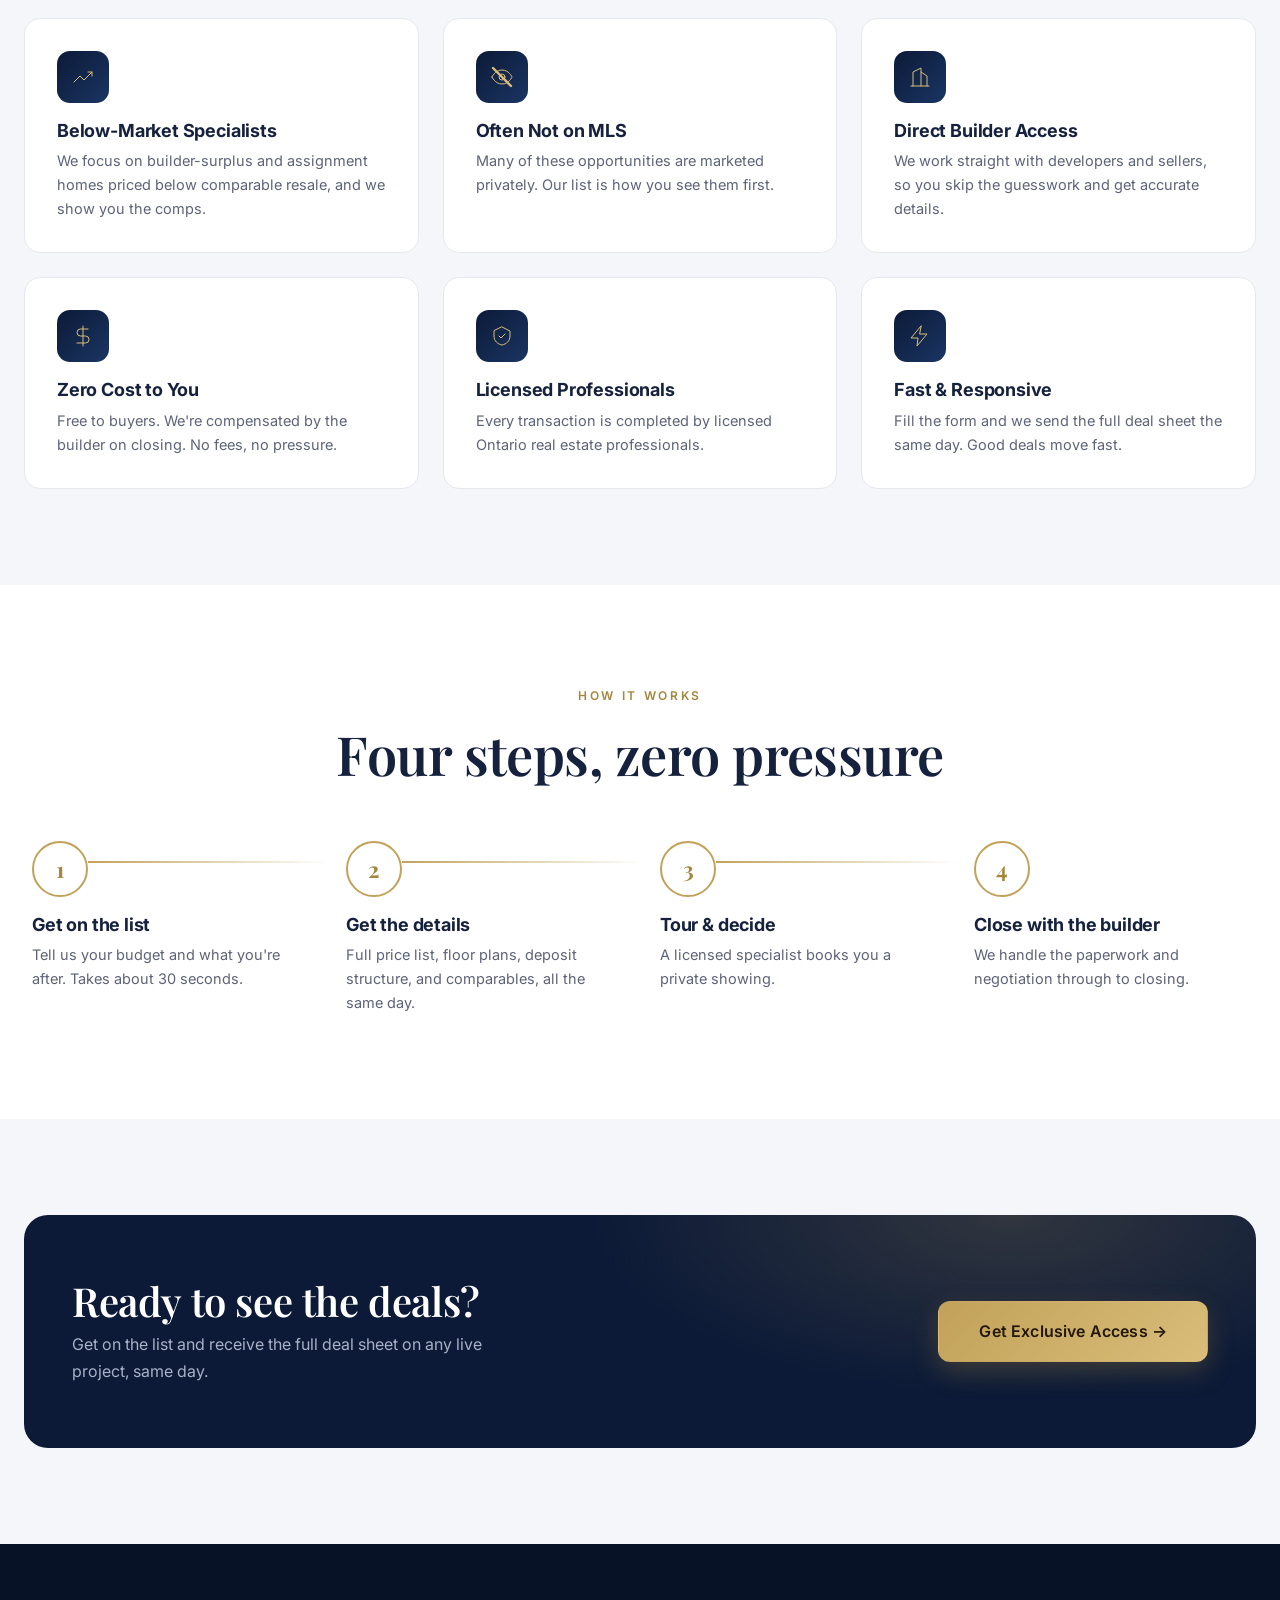
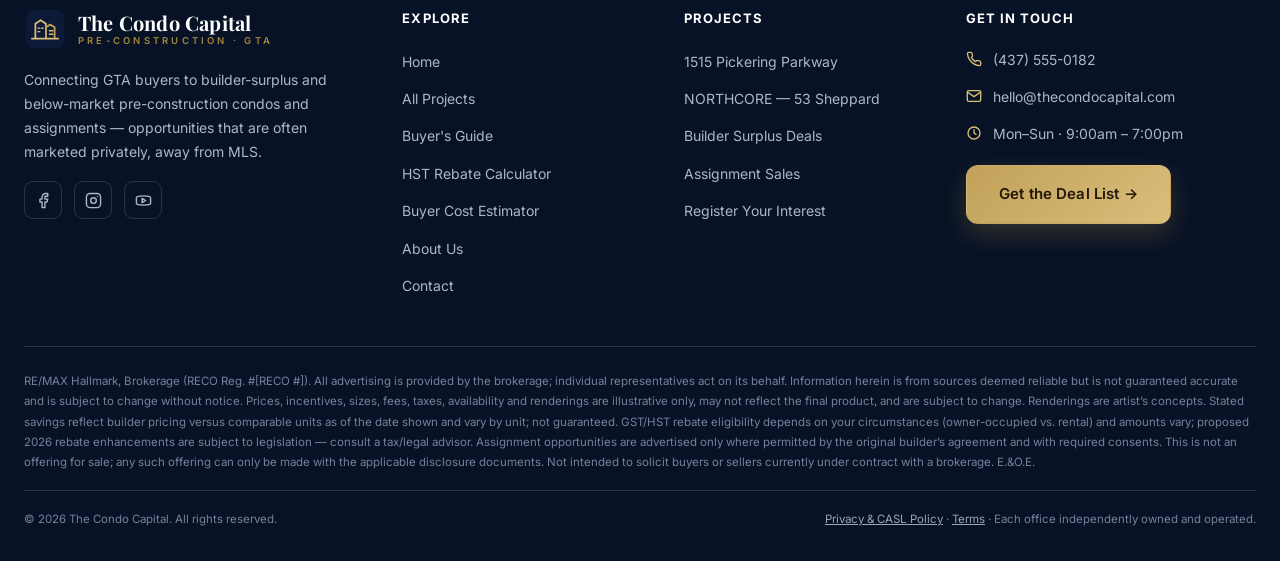
<file: about.html>
<!DOCTYPE html>
<html lang="en">
<head>
<!-- Google Tag Manager — replace GTM-XXXXXXX with your container ID (identical on every page; find-and-replace to swap all) -->
<script>(function(w,d,s,l,i){w[l]=w[l]||[];w[l].push({'gtm.start':
new Date().getTime(),event:'gtm.js'});var f=d.getElementsByTagName(s)[0],
j=d.createElement(s),dl=l!='dataLayer'?'&l='+l:'';j.async=true;j.src=
'https://www.googletagmanager.com/gtm.js?id='+i+dl;f.parentNode.insertBefore(j,f);
})(window,document,'script','dataLayer','GTM-XXXXXXX');</script>
<!-- End Google Tag Manager -->
<meta charset="UTF-8" />
<meta name="viewport" content="width=device-width, initial-scale=1.0" />
<title>About — Below-Market Pre-Construction Specialists | The Condo Capital</title>
<meta name="description" content="The Condo Capital connects GTA buyers to builder-surplus and assignment pre-construction condos priced below comparable resale. Free to buyers, backed by licensed Ontario real estate professionals." />
<link rel="canonical" href="https://thecondocapital.com/about.html" />
<meta property="og:title" content="About The Condo Capital" />
<meta property="og:description" content="Below-market pre-construction specialists serving the Greater Toronto Area." />
<meta property="og:image" content="assets/stock/toronto-skyline-dusk.jpg" />
<meta name="theme-color" content="#0c1a37" />
<link rel="preconnect" href="https://fonts.googleapis.com">
<link rel="preconnect" href="https://fonts.gstatic.com" crossorigin>
<link href="https://fonts.googleapis.com/css2?family=Playfair+Display:ital,wght@0,500;0,600;0,700;1,500;1,600&family=Inter:wght@400;500;600;700&display=swap" rel="stylesheet">
<link rel="stylesheet" href="assets/css/site.css" />
<script type="application/ld+json">
{
  "@context": "https://schema.org",
  "@graph": [
    {
      "@type": "AboutPage",
      "@id": "https://thecondocapital.com/about.html",
      "url": "https://thecondocapital.com/about.html",
      "name": "About The Condo Capital",
      "isPartOf": { "@id": "https://thecondocapital.com/#website" },
      "mainEntity": { "@id": "https://thecondocapital.com/#org" }
    },
    {
      "@type": "BreadcrumbList",
      "itemListElement": [
        { "@type": "ListItem", "position": 1, "name": "Home", "item": "https://thecondocapital.com/" },
        { "@type": "ListItem", "position": 2, "name": "About", "item": "https://thecondocapital.com/about.html" }
      ]
    }
  ]
}
</script>
</head>
<body data-page="about">
<!-- Google Tag Manager (noscript) -->
<noscript><iframe src="https://www.googletagmanager.com/ns.html?id=GTM-XXXXXXX" height="0" width="0" style="display:none;visibility:hidden"></iframe></noscript>
<!-- End Google Tag Manager (noscript) -->
<div id="site-header"></div>

<section class="pagehead">
  <div class="wrap">
    <div class="breadcrumb"><a href="index.html">Home</a><span class="sep">/</span><span>About</span></div>
    <span class="kicker">About Us</span>
    <h1>The GTA's best condo deals, without the noise.</h1>
    <p>We connect buyers to builder-surplus and assignment pre-construction homes priced below comparable resale. No fluff, no pressure, and no cost to you.</p>
  </div>
</section>

<!-- mission -->
<section class="section">
  <div class="wrap split">
    <div class="reveal">
      <span class="kicker">Our Mission</span>
      <h2 class="h-lg">Real deals. Real motivation. Real numbers.</h2>
      <p class="lead" style="margin:14px 0 16px">For the first time in a decade, the GTA market favours buyers. Builders are clearing completed inventory, and 2021–22 assignment sellers need to move on. That creates genuine, motivated pricing, not manufactured urgency.</p>
      <p style="color:var(--muted);margin-bottom:14px">Our job is simple: find those deals, verify the value with comparable data, and bring them to you on one list. Whether you're a first-time buyer priced out of Toronto or an investor chasing cashflow, we match the right deal to what you're actually after.</p>
      <p style="color:var(--muted)">We're a brand, but every showing, negotiation, and closing is handled by <b>licensed Ontario real estate professionals</b>. You get a polished, no-pressure experience backed by people who do this for a living.</p>
    </div>
    <div class="split-img reveal"><img src="assets/stock/couple-keys-new-home.jpg" alt="New homeowners with keys" /></div>
  </div>
</section>

<!-- stats -->
<div class="statstrip">
  <div class="wrap">
    <div class="st"><div class="n">2</div><div class="l">Live below-market projects</div></div>
    <div class="st"><div class="n">$0</div><div class="l">Cost to you as a buyer</div></div>
    <div class="st"><div class="n">Same-day</div><div class="l">Deal sheet turnaround</div></div>
    <div class="st"><div class="n">GTA-wide</div><div class="l">Coverage across the region</div></div>
  </div>
</div>

<!-- how we're different -->
<section class="section bg-paper">
  <div class="wrap">
    <div class="section-head center reveal">
      <span class="kicker solo" style="justify-content:center">Why Work With Us</span>
      <h2 class="h-xl">A different kind of condo search</h2>
    </div>
    <div class="benefits reveal">
      <div class="benefit"><div class="bi"><svg viewBox="0 0 24 24" fill="none" stroke-linecap="round" stroke-linejoin="round"><path d="m3 17 6-6 4 4 8-8M17 7h4v4"/></svg></div><h4>Below-Market Specialists</h4><p>We focus on builder-surplus and assignment homes priced below comparable resale, and we show you the comps.</p></div>
      <div class="benefit"><div class="bi"><svg viewBox="0 0 24 24" fill="none" stroke-linecap="round" stroke-linejoin="round"><path d="M2 12s3-7 10-7 10 7 10 7-3 7-10 7S2 12 2 12z"/><circle cx="12" cy="12" r="3"/><path d="m3 3 18 18" stroke-width="2.4"/></svg></div><h4>Often Not on MLS</h4><p>Many of these opportunities are marketed privately. Our list is how you see them first.</p></div>
      <div class="benefit"><div class="bi"><svg viewBox="0 0 24 24" fill="none" stroke-linecap="round" stroke-linejoin="round"><path d="M3 21h18M5 21V7l8-4v18M19 21V11l-6-4"/></svg></div><h4>Direct Builder Access</h4><p>We work straight with developers and sellers, so you skip the guesswork and get accurate details.</p></div>
      <div class="benefit"><div class="bi"><svg viewBox="0 0 24 24" fill="none" stroke-linecap="round" stroke-linejoin="round"><path d="M12 2v20M17 5H9.5a3.5 3.5 0 000 7h5a3.5 3.5 0 010 7H6"/></svg></div><h4>Zero Cost to You</h4><p>Free to buyers. We're compensated by the builder on closing. No fees, no pressure.</p></div>
      <div class="benefit"><div class="bi"><svg viewBox="0 0 24 24" fill="none" stroke-linecap="round" stroke-linejoin="round"><path d="M9 12l2 2 4-4M12 3l8 4v5c0 5-3.5 8-8 9-4.5-1-8-4-8-9V7z"/></svg></div><h4>Licensed Professionals</h4><p>Every transaction is completed by licensed Ontario real estate professionals.</p></div>
      <div class="benefit"><div class="bi"><svg viewBox="0 0 24 24" fill="none" stroke-linecap="round" stroke-linejoin="round"><path d="M13 2 3 14h7l-1 8 10-12h-7z"/></svg></div><h4>Fast &amp; Responsive</h4><p>Fill the form and we send the full deal sheet the same day. Good deals move fast.</p></div>
    </div>
  </div>
</section>

<!-- process -->
<section class="section">
  <div class="wrap">
    <div class="section-head center reveal">
      <span class="kicker solo" style="justify-content:center">How It Works</span>
      <h2 class="h-xl">Four steps, zero pressure</h2>
    </div>
    <div class="steps reveal">
      <div class="step"><span class="conn"></span><div class="sn">1</div><h4>Get on the list</h4><p>Tell us your budget and what you're after. Takes about 30 seconds.</p></div>
      <div class="step"><span class="conn"></span><div class="sn">2</div><h4>Get the details</h4><p>Full price list, floor plans, deposit structure, and comparables, all the same day.</p></div>
      <div class="step"><span class="conn"></span><div class="sn">3</div><h4>Tour &amp; decide</h4><p>A licensed specialist books you a private showing.</p></div>
      <div class="step"><div class="sn">4</div><h4>Close with the builder</h4><p>We handle the paperwork and negotiation through to closing.</p></div>
    </div>
  </div>
</section>

<!-- CTA -->
<section class="section bg-paper">
  <div class="wrap">
    <div class="ctaband reveal"><div class="ctaband-in">
      <div><h2 class="h-lg">Ready to see the deals?</h2><p>Get on the list and receive the full deal sheet on any live project, same day.</p></div>
      <a class="btn btn-gold btn-lg" href="contact.html">Get Exclusive Access →</a>
    </div></div>
  </div>
</section>

<div id="site-footer"></div>
<script src="assets/js/site.js"></script>
</body>
</html>
</file>
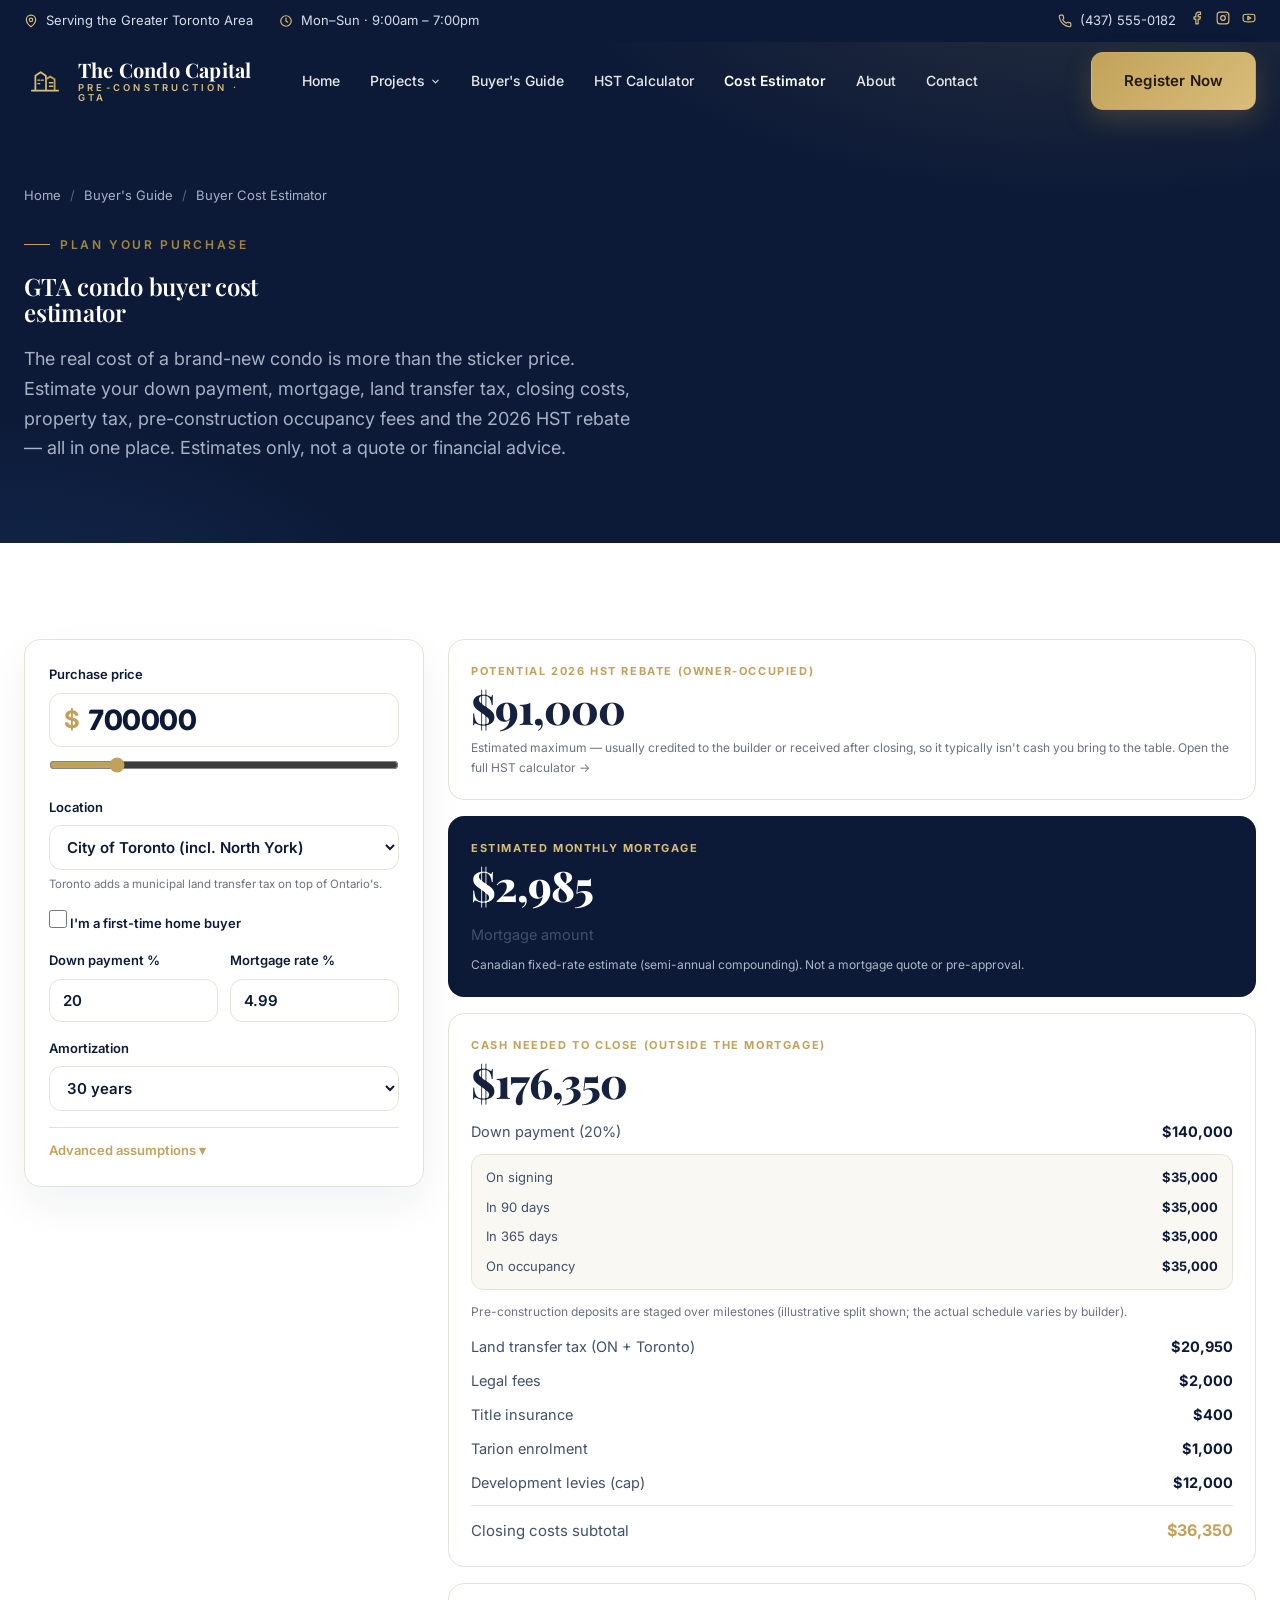
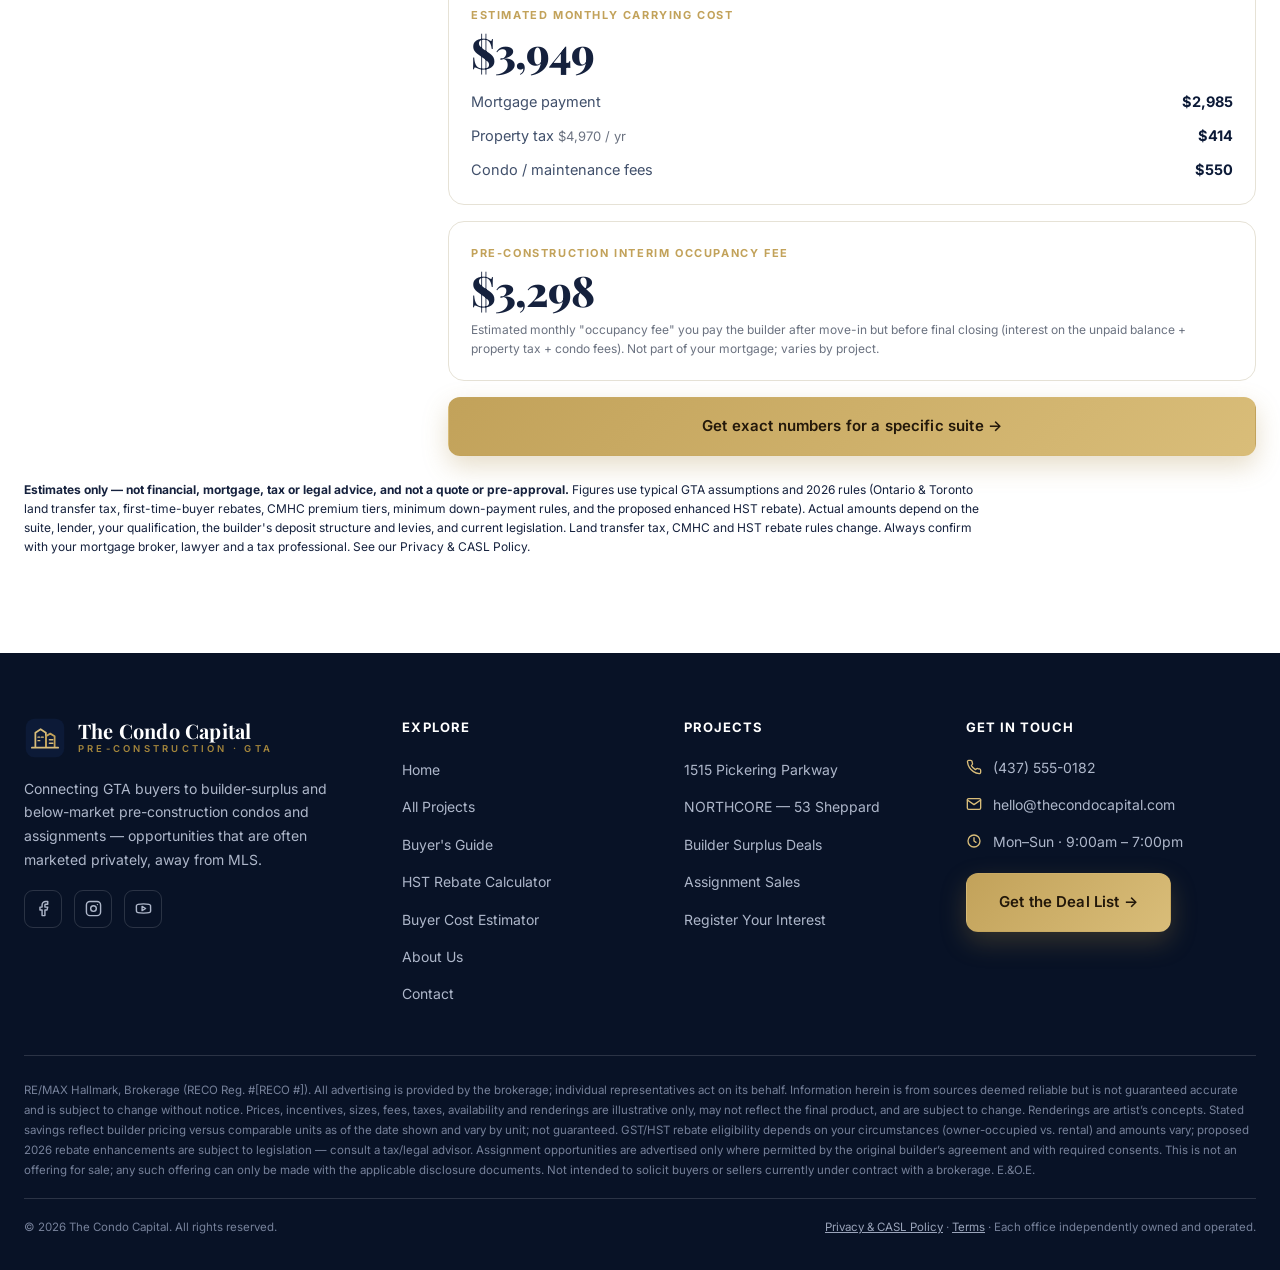
<file: buyer-cost-estimator.html>
<!DOCTYPE html>
<html lang="en">
<head>
<!-- Google Tag Manager — replace GTM-XXXXXXX with your container ID (identical on every page; find-and-replace to swap all) -->
<script>(function(w,d,s,l,i){w[l]=w[l]||[];w[l].push({'gtm.start':
new Date().getTime(),event:'gtm.js'});var f=d.getElementsByTagName(s)[0],
j=d.createElement(s),dl=l!='dataLayer'?'&l='+l:'';j.async=true;j.src=
'https://www.googletagmanager.com/gtm.js?id='+i+dl;f.parentNode.insertBefore(j,f);
})(window,document,'script','dataLayer','GTM-XXXXXXX');</script>
<!-- End Google Tag Manager -->
<meta charset="UTF-8" />
<meta name="viewport" content="width=device-width, initial-scale=1.0" />
<title>GTA Condo Buyer Cost & Mortgage Estimator (2026) | The Condo Capital</title>
<meta name="description" content="Estimate the full cost of a brand-new GTA condo: down payment, mortgage payment, land transfer tax, closing costs, property tax, interim occupancy fees and the 2026 HST rebate. Estimates only — not financial advice." />
<link rel="canonical" href="https://thecondocapital.com/buyer-cost-estimator.html" />
<meta property="og:title" content="GTA Condo Buyer Cost & Mortgage Estimator (2026)" />
<meta property="og:description" content="Down payment, mortgage, land transfer tax, closing costs, property tax, interim occupancy and HST rebate — estimated in one place." />
<meta property="og:image" content="assets/stock/toronto-skyline-dusk.jpg" />
<meta name="theme-color" content="#0c1a37" />
<link rel="preconnect" href="https://fonts.googleapis.com">
<link rel="preconnect" href="https://fonts.gstatic.com" crossorigin>
<link href="https://fonts.googleapis.com/css2?family=Playfair+Display:ital,wght@0,500;0,600;0,700;1,500;1,600&family=Inter:wght@400;500;600;700&display=swap" rel="stylesheet">
<link rel="stylesheet" href="assets/css/site.css" />
<script type="application/ld+json">
{
  "@context": "https://schema.org",
  "@graph": [
    {
      "@type": "WebPage",
      "@id": "https://thecondocapital.com/buyer-cost-estimator.html",
      "url": "https://thecondocapital.com/buyer-cost-estimator.html",
      "name": "GTA Condo Buyer Cost & Mortgage Estimator (2026)",
      "isPartOf": { "@id": "https://thecondocapital.com/#website" },
      "about": { "@id": "https://thecondocapital.com/#org" },
      "description": "Estimate down payment, mortgage payment, land transfer tax, closing costs, property tax, interim occupancy fees and the 2026 HST rebate on a brand-new GTA condo. Estimates only, not financial advice."
    },
    {
      "@type": "BreadcrumbList",
      "itemListElement": [
        { "@type": "ListItem", "position": 1, "name": "Home", "item": "https://thecondocapital.com/" },
        { "@type": "ListItem", "position": 2, "name": "Buyer's Guide", "item": "https://thecondocapital.com/guide.html" },
        { "@type": "ListItem", "position": 3, "name": "Buyer Cost Estimator", "item": "https://thecondocapital.com/buyer-cost-estimator.html" }
      ]
    }
  ]
}
</script>
<style>
  #bce{--n:#0c1a37;--g:#c2a25a;--g2:#d9bd79;--ln:#e6e2d6;--mut:#6b7280}
  .bce-grid{display:grid;grid-template-columns:400px 1fr;gap:24px;align-items:start}
  /* min-width:0 lets the columns shrink below their content's min-content width
     (the big price input) instead of overflowing the viewport on mobile. */
  .bce-grid>*{min-width:0}
  @media(max-width:920px){.bce-grid{grid-template-columns:1fr}}
  .bce-inputs{background:#fff;border:1px solid var(--ln);border-radius:16px;padding:24px;box-shadow:0 18px 44px rgba(12,26,55,.06);position:sticky;top:90px}
  @media(max-width:920px){.bce-inputs{position:static}}
  .bce-fg{margin-bottom:16px}
  .bce-fg label{display:block;font-size:13px;font-weight:600;color:var(--n);margin-bottom:7px}
  .bce-fg input[type=number],.bce-fg select{width:100%;border:1.5px solid var(--ln);border-radius:12px;padding:11px 13px;font-family:inherit;font-weight:600;font-size:15px;color:var(--n);background:#fff}
  .bce-price{display:flex;align-items:center;gap:8px;border:1.5px solid var(--ln);border-radius:12px;padding:11px 14px}
  .bce-price .d{font-size:24px;font-weight:700;color:var(--g);line-height:1}
  .bce-price input[type=number]{border:0;outline:0;width:100%;padding:0;font-family:inherit;font-weight:800;font-size:28px;line-height:1.1;letter-spacing:-.5px;color:var(--n);background:transparent}
  #bce input[type=range]{width:100%;accent-color:var(--g);margin-top:10px}
  .bce-2{display:grid;grid-template-columns:1fr 1fr;gap:12px}
  .bce-check{display:flex;align-items:center;gap:9px;font-size:14px;color:var(--n);cursor:pointer}
  .bce-check input{width:18px;height:18px;accent-color:var(--g)}
  .bce-adv{margin-top:6px;border-top:1px solid var(--ln);padding-top:12px}
  .bce-adv summary{cursor:pointer;font-size:13px;font-weight:600;color:var(--g);list-style:none}
  .bce-adv summary::-webkit-details-marker{display:none}
  .bce-adv .bce-2{margin-top:14px}
  .bce-hint{font-size:11.5px;color:var(--mut);line-height:1.55;margin-top:6px}
  .bce-res{background:#fff;border:1px solid var(--ln);border-radius:16px;padding:22px;margin-bottom:16px}
  .bce-res.bce-hero{background:var(--n);color:#fff;border-color:transparent}
  .bce-rk{font-size:11px;font-weight:700;letter-spacing:1.6px;text-transform:uppercase;color:var(--g)}
  .bce-res.bce-hero .bce-rk{color:var(--g2)}
  .bce-big{font:800 clamp(30px,4.5vw,42px)/1.05 'Playfair Display',Georgia,serif;letter-spacing:-1px;margin:6px 0 4px;white-space:nowrap}
  .bce-note{font-size:12px;color:var(--mut);line-height:1.6;margin-top:8px}
  .bce-res.bce-hero .bce-note{color:#aeb7ca}
  .bce-list{margin-top:16px;display:flex;flex-direction:column;gap:10px}
  .bce-row{display:flex;flex-direction:row;flex-wrap:nowrap;align-items:baseline;justify-content:space-between;gap:14px;font-size:14.5px;color:#41506b}
  .bce-row>span{flex:1 1 auto;min-width:0;white-space:nowrap;overflow:hidden;text-overflow:ellipsis}
  .bce-row b{flex:0 0 auto;font-weight:700;color:var(--n);white-space:nowrap}
  .bce-row.sub{font-size:13px;color:var(--mut)}
  .bce-row.total{border-top:1px solid var(--ln);padding-top:11px;font-size:15px}
  .bce-row.total b{color:var(--g);font-size:16px}
  .bce-sched{margin:10px 0 0;padding:12px 14px;background:#faf8f3;border:1px solid var(--ln);border-radius:12px;display:flex;flex-direction:column;gap:8px}
  .bce-sched .bce-row{font-size:13px}
  .bce-warn{display:none;margin-top:10px;font-size:12.5px;color:#b81f2c;background:rgba(226,55,68,.07);border:1px solid rgba(226,55,68,.25);border-radius:8px;padding:9px 12px;line-height:1.5}
  .bce-cta{display:block;text-align:center;margin-top:8px}
</style>
</head>
<body data-page="estimator">
<!-- Google Tag Manager (noscript) -->
<noscript><iframe src="https://www.googletagmanager.com/ns.html?id=GTM-XXXXXXX" height="0" width="0" style="display:none;visibility:hidden"></iframe></noscript>
<!-- End Google Tag Manager (noscript) -->
<div id="site-header"></div>

<section class="pagehead">
  <div class="wrap">
    <div class="breadcrumb"><a href="index.html">Home</a><span class="sep">/</span><a href="guide.html">Buyer's Guide</a><span class="sep">/</span><span>Buyer Cost Estimator</span></div>
    <span class="kicker">Plan your purchase</span>
    <h1>GTA condo buyer cost estimator</h1>
    <p>The real cost of a brand-new condo is more than the sticker price. Estimate your down payment, mortgage, land transfer tax, closing costs, property tax, pre-construction occupancy fees and the 2026 HST rebate — all in one place. Estimates only, not a quote or financial advice.</p>
  </div>
</section>

<section class="section">
  <div class="wrap">
    <div id="bce" class="bce-grid">

      <!-- INPUTS -->
      <div class="bce-inputs">
        <div class="bce-fg">
          <label for="bce-price">Purchase price</label>
          <div class="bce-price"><span class="d">$</span><input type="number" id="bce-price" min="200000" max="3000000" step="5000" value="700000" inputmode="numeric" /></div>
          <input type="range" id="bce-price-range" min="200000" max="3000000" step="5000" value="700000" aria-label="Purchase price slider" />
        </div>
        <div class="bce-fg">
          <label for="bce-city">Location</label>
          <select id="bce-city">
            <option value="toronto" selected>City of Toronto (incl. North York)</option>
            <option value="ontario">Rest of Ontario (e.g. Pickering)</option>
          </select>
          <p class="bce-hint">Toronto adds a municipal land transfer tax on top of Ontario's.</p>
        </div>
        <div class="bce-fg">
          <label class="bce-check"><input type="checkbox" id="bce-ftb" /> I'm a first-time home buyer</label>
        </div>
        <div class="bce-2">
          <div class="bce-fg"><label for="bce-dp">Down payment %</label><input type="number" id="bce-dp" min="5" max="100" step="1" value="20" inputmode="numeric" /></div>
          <div class="bce-fg"><label for="bce-rate">Mortgage rate %</label><input type="number" id="bce-rate" min="0" max="15" step="0.01" value="4.99" inputmode="decimal" /></div>
        </div>
        <div class="bce-fg">
          <label for="bce-amort">Amortization</label>
          <select id="bce-amort"><option value="25">25 years</option><option value="30" selected>30 years</option></select>
        </div>

        <details class="bce-adv">
          <summary>Advanced assumptions ▾</summary>
          <div class="bce-2">
            <div class="bce-fg"><label for="bce-taxrate">Property tax rate %</label><input type="number" id="bce-taxrate" min="0" max="3" step="0.01" value="0.71" inputmode="decimal" /></div>
            <div class="bce-fg"><label for="bce-condo">Condo fees / mo</label><input type="number" id="bce-condo" min="0" step="10" value="550" inputmode="numeric" /></div>
            <div class="bce-fg"><label for="bce-legal">Legal fees</label><input type="number" id="bce-legal" min="0" step="100" value="2000" inputmode="numeric" /></div>
            <div class="bce-fg"><label for="bce-title">Title insurance</label><input type="number" id="bce-title" min="0" step="50" value="400" inputmode="numeric" /></div>
            <div class="bce-fg"><label for="bce-tarion">Tarion enrolment</label><input type="number" id="bce-tarion" min="0" step="100" value="1000" inputmode="numeric" /></div>
            <div class="bce-fg"><label for="bce-levies">Dev. levies (cap)</label><input type="number" id="bce-levies" min="0" step="500" value="12000" inputmode="numeric" /></div>
            <div class="bce-fg"><label for="bce-occrate">Occupancy rate %</label><input type="number" id="bce-occrate" min="0" max="15" step="0.1" value="5" inputmode="decimal" /></div>
          </div>
          <p class="bce-hint">Defaults are typical GTA estimates. Development levies are often capped by the builder; condo fees, Tarion enrolment and the interim-occupancy interest rate vary by project.</p>
        </details>
      </div>

      <!-- RESULTS -->
      <div class="bce-results">

        <div class="bce-res">
          <div class="bce-rk">Potential 2026 HST rebate (owner-occupied)</div>
          <div class="bce-big" data-out="rebate">$0</div>
          <p class="bce-note">Estimated maximum — usually credited to the builder or received after closing, so it typically isn't cash you bring to the table. <a href="hst-rebate-calculator.html">Open the full HST calculator →</a></p>
        </div>

        <div class="bce-res bce-hero">
          <div class="bce-rk">Estimated monthly mortgage</div>
          <div class="bce-big" data-out="monthly">$0</div>
          <div class="bce-list">
            <div class="bce-row"><span>Mortgage amount</span><b data-out="loan">$0</b></div>
            <div class="bce-row" data-row="premium"><span>incl. CMHC premium</span><b data-out="premium">$0</b></div>
          </div>
          <p class="bce-note">Canadian fixed-rate estimate (semi-annual compounding). Not a mortgage quote or pre-approval.</p>
        </div>

        <div class="bce-res">
          <div class="bce-rk">Cash needed to close (outside the mortgage)</div>
          <div class="bce-big" data-out="cashtoclose">$0</div>
          <div class="bce-list">
            <div class="bce-row"><span>Down payment (<span data-out="downpct">20%</span>)</span><b data-out="downpay">$0</b></div>
          </div>
          <div class="bce-sched" data-out="schedule"></div>
          <div class="bce-warn" data-out="dpwarn"></div>
          <p class="bce-note" style="margin-top:12px">Pre-construction deposits are staged over milestones (illustrative split shown; the actual schedule varies by builder).</p>
          <div class="bce-list" style="margin-top:14px">
            <div class="bce-row"><span data-out="lttlabel">Land transfer tax</span><b data-out="ltt">$0</b></div>
            <div class="bce-row sub" data-row="ftb"><span>First-time buyer rebate</span><b data-out="ftb">$0</b></div>
            <div class="bce-row"><span>Legal fees</span><b data-out="legal">$0</b></div>
            <div class="bce-row"><span>Title insurance</span><b data-out="title">$0</b></div>
            <div class="bce-row"><span>Tarion enrolment</span><b data-out="tarion">$0</b></div>
            <div class="bce-row"><span>Development levies (cap)</span><b data-out="levies">$0</b></div>
            <div class="bce-row" data-row="cmhcpst"><span>PST on CMHC premium</span><b data-out="cmhcpst">$0</b></div>
            <div class="bce-row total"><span>Closing costs subtotal</span><b data-out="closing">$0</b></div>
          </div>
        </div>

        <div class="bce-res">
          <div class="bce-rk">Estimated monthly carrying cost</div>
          <div class="bce-big" data-out="carry">$0</div>
          <div class="bce-list">
            <div class="bce-row"><span>Mortgage payment</span><b data-out="mortmo">$0</b></div>
            <div class="bce-row"><span>Property tax <span class="bce-row sub" style="display:inline" data-out="taxyr"></span></span><b data-out="taxmo">$0</b></div>
            <div class="bce-row"><span>Condo / maintenance fees</span><b data-out="condomo">$0</b></div>
          </div>
        </div>

        <div class="bce-res">
          <div class="bce-rk">Pre-construction interim occupancy fee</div>
          <div class="bce-big" data-out="interim">$0</div>
          <p class="bce-note">Estimated monthly "occupancy fee" you pay the builder after move-in but before final closing (interest on the unpaid balance + property tax + condo fees). Not part of your mortgage; varies by project.</p>
        </div>

        <a class="btn btn-gold bce-cta" href="contact.html">Get exact numbers for a specific suite →</a>
      </div>
    </div>

    <p class="bce-note" style="max-width:960px;margin-top:24px">
      <b>Estimates only — not financial, mortgage, tax or legal advice, and not a quote or pre-approval.</b> Figures use typical GTA assumptions and 2026 rules (Ontario &amp; Toronto land transfer tax, first-time-buyer rebates, CMHC premium tiers, minimum down-payment rules, and the proposed enhanced HST rebate). Actual amounts depend on the suite, lender, your qualification, the builder's deposit structure and levies, and current legislation. Land transfer tax, CMHC and HST rebate rules change. Always confirm with your mortgage broker, lawyer and a tax professional. See our <a href="privacy.html">Privacy &amp; CASL Policy</a>.
    </p>
  </div>
</section>

<div id="site-footer"></div>
<script src="assets/js/site.js"></script>
<script src="assets/js/cost-estimator.js"></script>
</body>
</html>
</file>
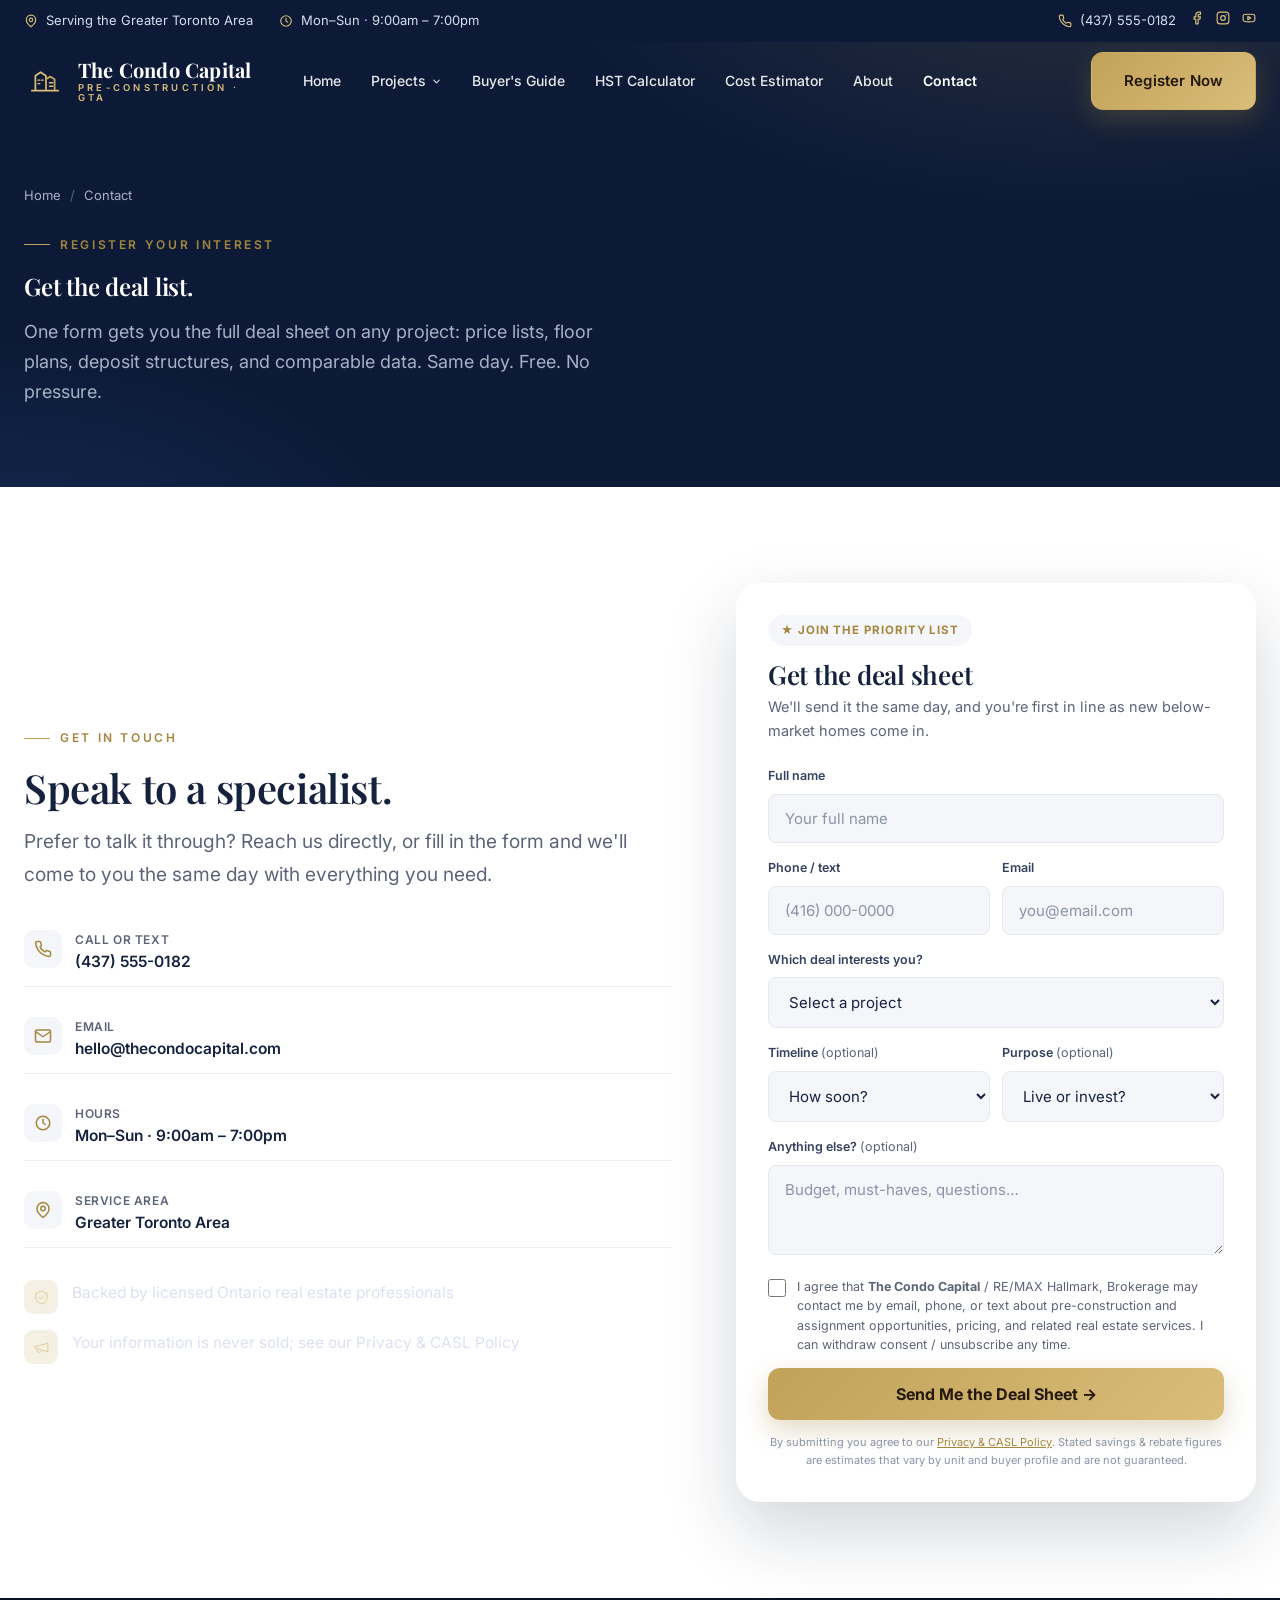
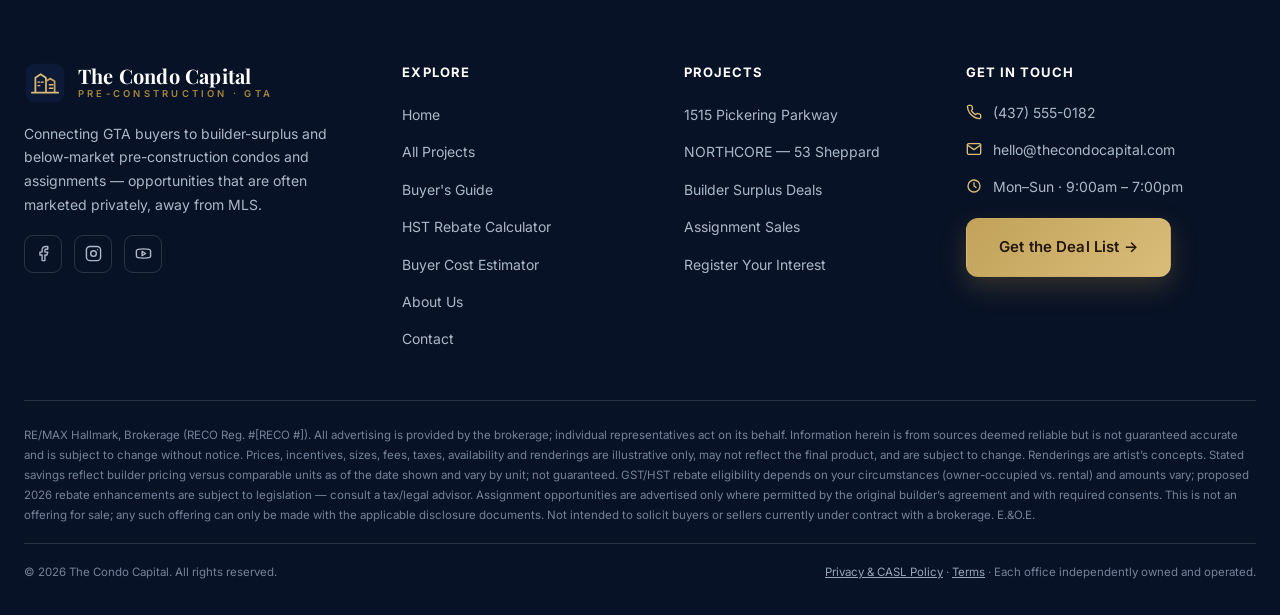
<file: contact.html>
<!DOCTYPE html>
<html lang="en">
<head>
<!-- Google Tag Manager — replace GTM-XXXXXXX with your container ID (identical on every page; find-and-replace to swap all) -->
<script>(function(w,d,s,l,i){w[l]=w[l]||[];w[l].push({'gtm.start':
new Date().getTime(),event:'gtm.js'});var f=d.getElementsByTagName(s)[0],
j=d.createElement(s),dl=l!='dataLayer'?'&l='+l:'';j.async=true;j.src=
'https://www.googletagmanager.com/gtm.js?id='+i+dl;f.parentNode.insertBefore(j,f);
})(window,document,'script','dataLayer','GTM-XXXXXXX');</script>
<!-- End Google Tag Manager -->
<meta charset="UTF-8" />
<meta name="viewport" content="width=device-width, initial-scale=1.0" />
<title>Contact & Register — Get the GTA Deal List | The Condo Capital</title>
<meta name="description" content="Register for builder-surplus and assignment pre-construction condo deals across the GTA. One form gets you the full deal sheet — price lists, floor plans, deposit structures — same day. Free, no pressure." />
<link rel="canonical" href="https://thecondocapital.com/contact.html" />
<meta property="og:title" content="Contact & Register — The Condo Capital" />
<meta property="og:description" content="Register for GTA below-market pre-construction deals. One form, full deal sheet, same day." />
<meta property="og:image" content="assets/stock/toronto-skyline-dusk.jpg" />
<meta name="theme-color" content="#0c1a37" />
<link rel="preconnect" href="https://fonts.googleapis.com">
<link rel="preconnect" href="https://fonts.gstatic.com" crossorigin>
<link href="https://fonts.googleapis.com/css2?family=Playfair+Display:ital,wght@0,500;0,600;0,700;1,500;1,600&family=Inter:wght@400;500;600;700&display=swap" rel="stylesheet">
<link rel="stylesheet" href="assets/css/site.css" />
<script type="application/ld+json">
{
  "@context": "https://schema.org",
  "@graph": [
    {
      "@type": "ContactPage",
      "@id": "https://thecondocapital.com/contact.html",
      "url": "https://thecondocapital.com/contact.html",
      "name": "Contact The Condo Capital",
      "isPartOf": { "@id": "https://thecondocapital.com/#website" },
      "about": { "@id": "https://thecondocapital.com/#org" }
    },
    {
      "@type": "RealEstateAgent",
      "@id": "https://thecondocapital.com/#org",
      "name": "The Condo Capital",
      "url": "https://thecondocapital.com/",
      "telephone": "+1-437-555-0182",
      "email": "hello@thecondocapital.com",
      "areaServed": { "@type": "Place", "name": "Greater Toronto Area, Ontario, Canada" },
      "contactPoint": {
        "@type": "ContactPoint",
        "telephone": "+1-437-555-0182",
        "email": "hello@thecondocapital.com",
        "contactType": "sales",
        "areaServed": "CA",
        "availableLanguage": "English"
      }
    },
    {
      "@type": "BreadcrumbList",
      "itemListElement": [
        { "@type": "ListItem", "position": 1, "name": "Home", "item": "https://thecondocapital.com/" },
        { "@type": "ListItem", "position": 2, "name": "Contact", "item": "https://thecondocapital.com/contact.html" }
      ]
    }
  ]
}
</script>
</head>
<body data-page="contact">
<!-- Google Tag Manager (noscript) -->
<noscript><iframe src="https://www.googletagmanager.com/ns.html?id=GTM-XXXXXXX" height="0" width="0" style="display:none;visibility:hidden"></iframe></noscript>
<!-- End Google Tag Manager (noscript) -->
<div id="site-header"></div>

<section class="pagehead">
  <div class="wrap">
    <div class="breadcrumb"><a href="index.html">Home</a><span class="sep">/</span><span>Contact</span></div>
    <span class="kicker">Register Your Interest</span>
    <h1>Get the deal list.</h1>
    <p>One form gets you the full deal sheet on any project: price lists, floor plans, deposit structures, and comparable data. Same day. Free. No pressure.</p>
  </div>
</section>

<!-- contact + form -->
<section class="section">
  <div class="wrap formgrid" style="grid-template-columns:1fr 520px">
    <div class="reveal">
      <span class="kicker">Get in Touch</span>
      <h2 class="h-lg">Speak to a specialist.</h2>
      <p class="lead" style="margin:14px 0 26px">Prefer to talk it through? Reach us directly, or fill in the form and we'll come to you the same day with everything you need.</p>

      <div class="specs" style="grid-template-columns:1fr">
        <div class="spec"><span class="si"><svg viewBox="0 0 24 24" fill="none" stroke-width="2" stroke-linecap="round" stroke-linejoin="round"><path d="M22 16.9v3a2 2 0 01-2.2 2 19.8 19.8 0 01-8.6-3 19.5 19.5 0 01-6-6 19.8 19.8 0 01-3-8.6A2 2 0 014.1 2h3a2 2 0 012 1.7c.1.9.3 1.8.6 2.6a2 2 0 01-.5 2.1L8.1 9.9a16 16 0 006 6l1.5-1.1a2 2 0 012.1-.5c.8.3 1.7.5 2.6.6a2 2 0 011.7 2z"/></svg></span><span><span class="st">Call or text</span><span class="sv"><a href="tel:+14375550182">(437) 555-0182</a></span></span></div>
        <div class="spec"><span class="si"><svg viewBox="0 0 24 24" fill="none" stroke-width="2" stroke-linecap="round" stroke-linejoin="round"><rect x="2" y="4" width="20" height="16" rx="2"/><path d="m2 6 10 7 10-7"/></svg></span><span><span class="st">Email</span><span class="sv"><a href="mailto:hello@thecondocapital.com">hello@thecondocapital.com</a></span></span></div>
        <div class="spec"><span class="si"><svg viewBox="0 0 24 24" fill="none" stroke-width="2" stroke-linecap="round" stroke-linejoin="round"><circle cx="12" cy="12" r="9"/><path d="M12 7v5l3 2"/></svg></span><span><span class="st">Hours</span><span class="sv">Mon–Sun · 9:00am – 7:00pm</span></span></div>
        <div class="spec"><span class="si"><svg viewBox="0 0 24 24" fill="none" stroke-width="2" stroke-linecap="round" stroke-linejoin="round"><path d="M20 10c0 6-8 12-8 12s-8-6-8-12a8 8 0 0116 0z"/><circle cx="12" cy="10" r="3"/></svg></span><span><span class="st">Service area</span><span class="sv">Greater Toronto Area</span></span></div>
      </div>

      <div class="form-benefits">
        <div class="fb"><span class="fbi"><svg viewBox="0 0 24 24" fill="none" stroke-linecap="round" stroke-linejoin="round"><path d="M9 12l2 2 4-4M12 3l8 4v5c0 5-3.5 8-8 9-4.5-1-8-4-8-9V7z"/></svg></span> Backed by licensed Ontario real estate professionals</div>
        <div class="fb"><span class="fbi"><svg viewBox="0 0 24 24" fill="none" stroke-linecap="round" stroke-linejoin="round"><path d="M3 11l18-5v12L3 13v-2zM11.6 16.8a3 3 0 11-5.8-1.6"/></svg></span> Your information is never sold; see our Privacy &amp; CASL Policy</div>
      </div>
    </div>

    <div class="card" data-formbox style="align-self:start">
      <span class="badge-line">★ Join the Priority List</span>
      <h3>Get the deal sheet</h3>
      <p class="cs">We'll send it the same day, and you're first in line as new below-market homes come in.</p>
      <form data-lead data-source="contact-page" data-success="#formSuccess">
        <div class="fg"><label>Full name</label><input type="text" name="name" placeholder="Your full name" required autocomplete="name" /></div>
        <div class="frow">
          <div class="fg"><label>Phone / text</label><input type="tel" name="phone" placeholder="(416) 000-0000" required autocomplete="tel" /></div>
          <div class="fg"><label>Email</label><input type="email" name="email" placeholder="you@email.com" required autocomplete="email" /></div>
        </div>
        <div class="fg"><label>Which deal interests you?</label>
          <select name="project" required>
            <option value="" disabled selected>Select a project</option>
            <option>1515 Pickering Parkway</option>
            <option>NORTHCORE — 53 Sheppard</option>
            <option>Both / show me everything</option>
          </select>
        </div>
        <div class="frow">
          <div class="fg"><label>Timeline <span style="font-weight:400;color:var(--muted)">(optional)</span></label>
            <select name="timeline">
              <option value="" selected>How soon?</option>
              <option value="asap">ASAP — I'm ready</option><option value="3mo">Within 3 months</option><option value="6mo">Within 6 months</option><option value="browsing">Just exploring</option>
            </select>
          </div>
          <div class="fg"><label>Purpose <span style="font-weight:400;color:var(--muted)">(optional)</span></label>
            <select name="intent">
              <option value="" selected>Live or invest?</option>
              <option value="live">To live in</option><option value="invest">Investment</option><option value="either">Either</option>
            </select>
          </div>
        </div>
        <div class="fg"><label>Anything else? <span style="font-weight:400;color:var(--muted)">(optional)</span></label><textarea name="notes" placeholder="Budget, must-haves, questions…"></textarea></div>
        <div class="consent">
          <input type="checkbox" name="consent" id="consent" data-text="I agree that The Condo Capital / RE/MAX Hallmark, Brokerage may contact me by email, phone or text about pre-construction and assignment opportunities, pricing and related real estate services. I can withdraw consent / unsubscribe at any time." required />
          <label for="consent">I agree that <b>The Condo Capital</b> / RE/MAX Hallmark, Brokerage may contact me by email, phone, or text about pre-construction and assignment opportunities, pricing, and related real estate services. I can withdraw consent / unsubscribe any time.</label>
        </div>
        <button type="submit" class="submit">Send Me the Deal Sheet →</button>
        <p class="fineprint">By submitting you agree to our <a href="privacy.html">Privacy &amp; CASL Policy</a>. Stated savings &amp; rebate figures are estimates that vary by unit and buyer profile and are not guaranteed.</p>
      </form>
      <div class="form-success" id="formSuccess">
        <div class="ic"><svg viewBox="0 0 24 24" fill="none" stroke-width="2.4" stroke-linecap="round" stroke-linejoin="round"><path d="m20 6-11 11-5-5"/></svg></div>
        <h3>You're on the list.</h3>
        <p>Check your inbox. A licensed specialist will reach out today, usually within a few hours, with the full deal sheet, floor plans, and deposit breakdown.</p>
      </div>
    </div>
  </div>
</section>

<div id="site-footer"></div>
<script src="assets/js/site.js"></script>
</body>
</html>
</file>
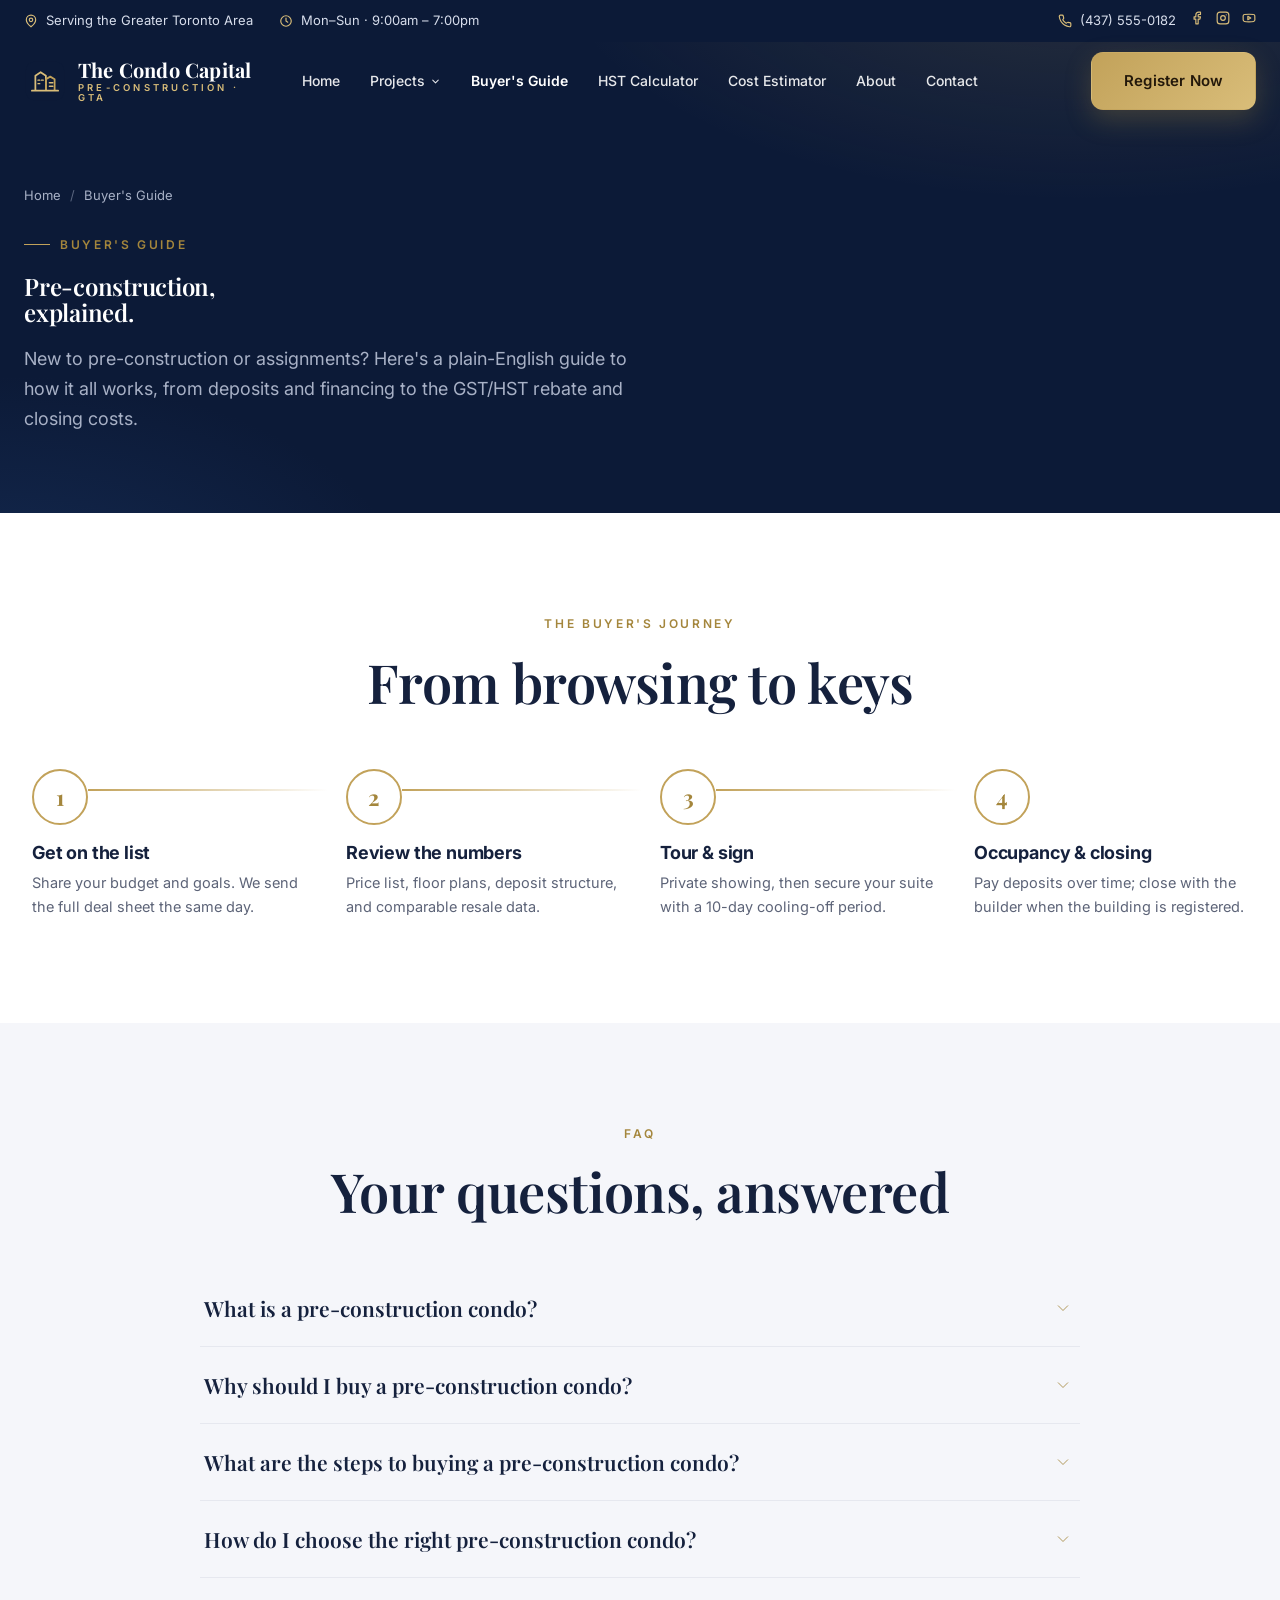
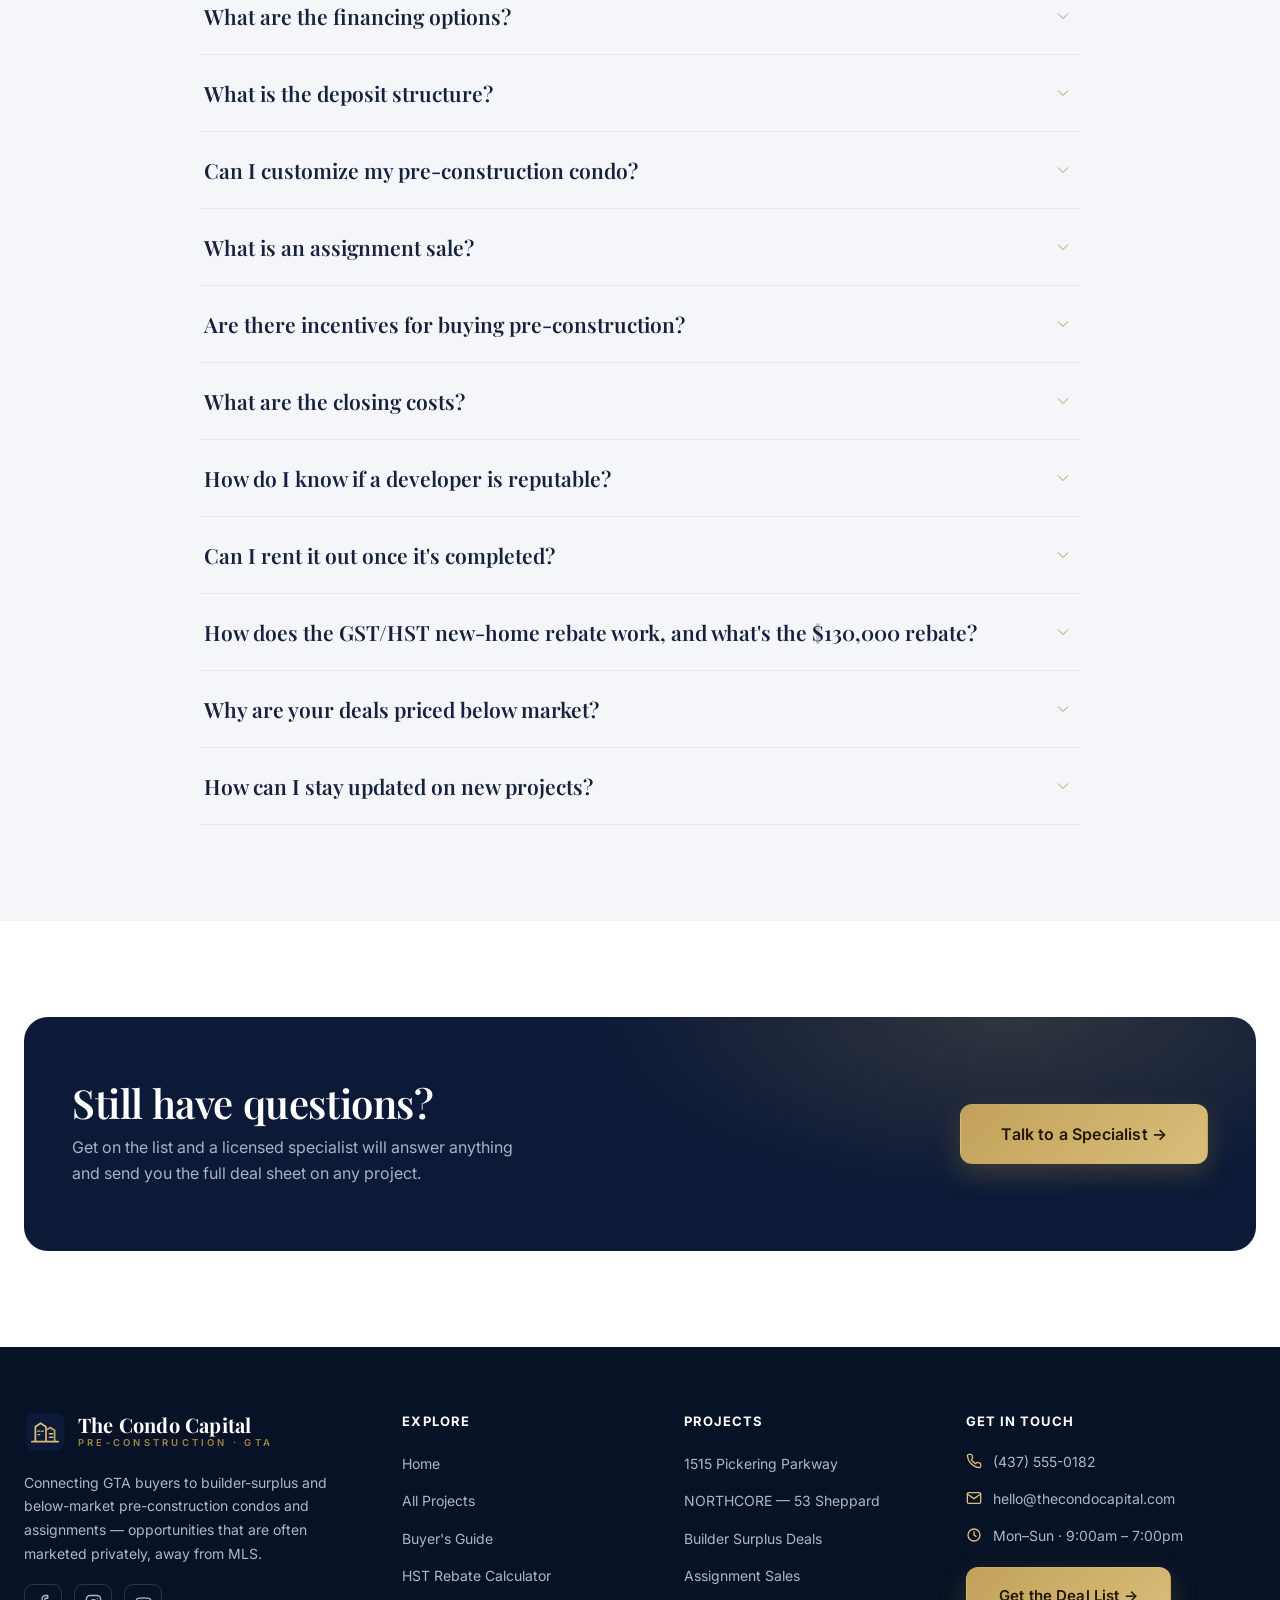
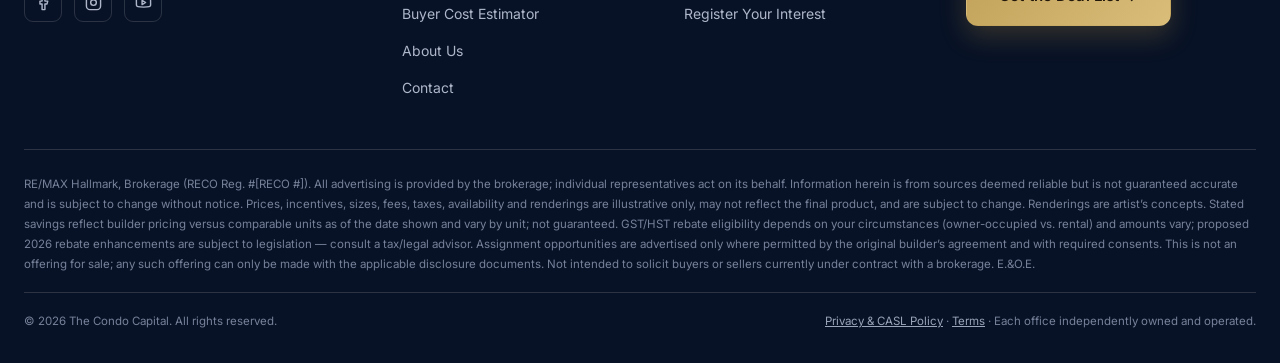
<file: guide.html>
<!DOCTYPE html>
<html lang="en">
<head>
<!-- Google Tag Manager — replace GTM-XXXXXXX with your container ID (identical on every page; find-and-replace to swap all) -->
<script>(function(w,d,s,l,i){w[l]=w[l]||[];w[l].push({'gtm.start':
new Date().getTime(),event:'gtm.js'});var f=d.getElementsByTagName(s)[0],
j=d.createElement(s),dl=l!='dataLayer'?'&l='+l:'';j.async=true;j.src=
'https://www.googletagmanager.com/gtm.js?id='+i+dl;f.parentNode.insertBefore(j,f);
})(window,document,'script','dataLayer','GTM-XXXXXXX');</script>
<!-- End Google Tag Manager -->
<meta charset="UTF-8" />
<meta name="viewport" content="width=device-width, initial-scale=1.0" />
<title>Buyer's Guide & FAQ — Pre-Construction Condos in the GTA | The Condo Capital</title>
<meta name="description" content="Everything you need to know about buying pre-construction condos and assignments in the GTA: deposits, financing, closing costs, the GST/HST rebate, assignments, and how to vet a developer." />
<link rel="canonical" href="https://thecondocapital.com/guide.html" />
<meta property="og:title" content="Pre-Construction Buyer's Guide & FAQ" />
<meta property="og:description" content="Deposits, financing, closing costs, the GST/HST rebate, assignments and more — explained." />
<meta property="og:image" content="assets/stock/family-touring-condo.jpg" />
<meta name="theme-color" content="#0c1a37" />
<link rel="preconnect" href="https://fonts.googleapis.com">
<link rel="preconnect" href="https://fonts.gstatic.com" crossorigin>
<link href="https://fonts.googleapis.com/css2?family=Playfair+Display:ital,wght@0,500;0,600;0,700;1,500;1,600&family=Inter:wght@400;500;600;700&display=swap" rel="stylesheet">
<link rel="stylesheet" href="assets/css/site.css" />
<script type="application/ld+json">
{
  "@context": "https://schema.org",
  "@type": "BreadcrumbList",
  "itemListElement": [
    { "@type": "ListItem", "position": 1, "name": "Home", "item": "https://thecondocapital.com/" },
    { "@type": "ListItem", "position": 2, "name": "Buyer's Guide", "item": "https://thecondocapital.com/guide.html" }
  ]
}
</script>
<script type="application/ld+json">
{
  "@context": "https://schema.org",
  "@type": "FAQPage",
  "mainEntity": [
    { "@type": "Question", "name": "What is a pre-construction condo?", "acceptedAnswer": { "@type": "Answer", "text": "A pre-construction condo is a unit you purchase before or during construction, directly from the developer, based on floor plans and renderings. You pay deposits over time and take occupancy once the building is complete." } },
    { "@type": "Question", "name": "What is an assignment sale?", "acceptedAnswer": { "@type": "Answer", "text": "An assignment is when the original pre-construction buyer sells their contract (their right to purchase the unit) to a new buyer before the building closes. They are advertised only where the builder's agreement permits and usually require builder consent." } },
    { "@type": "Question", "name": "What is the deposit structure for pre-construction condos?", "acceptedAnswer": { "@type": "Answer", "text": "It varies by project. A common structure is around 20% across several milestones, but many projects offer extended programs. For example, 1515 Pickering offers a monthly deposit program from $1,500/month, staged toward occupancy." } },
    { "@type": "Question", "name": "How does the GST/HST new-home rebate work, and what is the $130,000 rebate?", "acceptedAnswer": { "@type": "Answer", "text": "New homes are subject to GST/HST, and many buyers qualify for the federal/Ontario GST/HST New Housing Rebate. Ontario's enhanced 2026 rebate can return up to $130,000 in combined federal and provincial HST on an eligible brand-new home: the full 13% on homes valued up to $1 million, with the maximum phasing down on higher-priced homes. To qualify, the Agreement of Purchase and Sale generally must be signed between April 1, 2026 and March 31, 2027, and the first-time-buyer restriction has been removed. The actual amount scales with the purchase price, so most suites recover less than the $130,000 maximum. For assignment sales, eligibility is based on the date of the original builder agreement, so many assignments will not qualify for the enhanced rebate. These enhancements remain subject to legislation; figures are maximums, not guarantees. Confirm your eligibility with a tax or legal professional." } },
    { "@type": "Question", "name": "Why are these deals priced below market?", "acceptedAnswer": { "@type": "Answer", "text": "Builders with completed, unsold inventory release suites below list to clear it, and some assignment sellers need to exit below today's market. Stated savings reflect builder pricing versus comparable units as of the date shown, vary by unit, and are not guaranteed." } }
  ]
}
</script>
</head>
<body data-page="guide">
<!-- Google Tag Manager (noscript) -->
<noscript><iframe src="https://www.googletagmanager.com/ns.html?id=GTM-XXXXXXX" height="0" width="0" style="display:none;visibility:hidden"></iframe></noscript>
<!-- End Google Tag Manager (noscript) -->
<div id="site-header"></div>

<section class="pagehead">
  <div class="wrap">
    <div class="breadcrumb"><a href="index.html">Home</a><span class="sep">/</span><span>Buyer's Guide</span></div>
    <span class="kicker">Buyer's Guide</span>
    <h1>Pre-construction, explained.</h1>
    <p>New to pre-construction or assignments? Here's a plain-English guide to how it all works, from deposits and financing to the GST/HST rebate and closing costs.</p>
  </div>
</section>

<!-- journey -->
<section class="section">
  <div class="wrap">
    <div class="section-head center reveal">
      <span class="kicker solo" style="justify-content:center">The Buyer's Journey</span>
      <h2 class="h-xl">From browsing to keys</h2>
    </div>
    <div class="steps reveal">
      <div class="step"><span class="conn"></span><div class="sn">1</div><h4>Get on the list</h4><p>Share your budget and goals. We send the full deal sheet the same day.</p></div>
      <div class="step"><span class="conn"></span><div class="sn">2</div><h4>Review the numbers</h4><p>Price list, floor plans, deposit structure, and comparable resale data.</p></div>
      <div class="step"><span class="conn"></span><div class="sn">3</div><h4>Tour &amp; sign</h4><p>Private showing, then secure your suite with a 10-day cooling-off period.</p></div>
      <div class="step"><div class="sn">4</div><h4>Occupancy &amp; closing</h4><p>Pay deposits over time; close with the builder when the building is registered.</p></div>
    </div>
  </div>
</section>

<!-- FAQ -->
<section class="section bg-paper">
  <div class="wrap">
    <div class="section-head center reveal">
      <span class="kicker solo" style="justify-content:center">FAQ</span>
      <h2 class="h-xl">Your questions, answered</h2>
    </div>
    <div class="faq reveal">
      <div class="qa"><button class="qa-q">What is a pre-construction condo?<span class="qa-ic"><svg viewBox="0 0 24 24" fill="none"><path d="m6 9 6 6 6-6"/></svg></span></button><div class="qa-a"><div class="qa-a-in">A pre-construction condo is a unit you purchase before (or during) construction, directly from the developer. You buy based on floor plans and renderings, pay deposits over time, and take occupancy once the building is complete, often a few years later.</div></div></div>

      <div class="qa"><button class="qa-q">Why should I buy a pre-construction condo?<span class="qa-ic"><svg viewBox="0 0 24 24" fill="none"><path d="m6 9 6 6 6-6"/></svg></span></button><div class="qa-a"><div class="qa-a-in">You buy at today's pricing for a brand-new home delivered later, often with flexible deposit terms and the chance to choose finishes. You also get current design, technology, and warranty coverage. With builder-surplus and assignment deals, the entry price can be below comparable resale, though values and returns are never guaranteed.</div></div></div>

      <div class="qa"><button class="qa-q">What are the steps to buying a pre-construction condo?<span class="qa-ic"><svg viewBox="0 0 24 24" fill="none"><path d="m6 9 6 6 6-6"/></svg></span></button><div class="qa-a"><div class="qa-a-in">Typically: (1) choose a project and suite, (2) sign the Agreement of Purchase and Sale and pay the initial deposit, (3) use the 10-day statutory cooling-off period to review with a lawyer, (4) pay remaining deposits on the agreed schedule, (5) take occupancy when the unit is ready, and (6) close (final transfer of title) once the building is registered.</div></div></div>

      <div class="qa"><button class="qa-q">How do I choose the right pre-construction condo?<span class="qa-ic"><svg viewBox="0 0 24 24" fill="none"><path d="m6 9 6 6 6-6"/></svg></span></button><div class="qa-a"><div class="qa-a-in">Consider location and transit, the developer's track record, the deposit structure, the floor plan and exposure, maintenance fees, and how the price compares to similar resale units. We help you weigh all of these and provide comparable data so you can decide with clear eyes.</div></div></div>

      <div class="qa"><button class="qa-q">What are the financing options?<span class="qa-ic"><svg viewBox="0 0 24 24" fill="none"><path d="m6 9 6 6 6-6"/></svg></span></button><div class="qa-a"><div class="qa-a-in">You pay deposits from your own funds during construction; the mortgage is arranged closer to closing, when the unit is ready. Because closing can be years away, it's wise to get a sense of your borrowing capacity early. We can refer you to mortgage professionals who specialize in pre-construction.</div></div></div>

      <div class="qa"><button class="qa-q">What is the deposit structure?<span class="qa-ic"><svg viewBox="0 0 24 24" fill="none"><path d="m6 9 6 6 6-6"/></svg></span></button><div class="qa-a"><div class="qa-a-in">It varies by project. A common structure is around 20% spread across several milestones, but many projects offer extended programs. For example, 1515 Pickering offers a monthly deposit program from $1,500/month, staged toward occupancy. We'll walk you through the exact structure for each deal.</div></div></div>

      <div class="qa"><button class="qa-q">Can I customize my pre-construction condo?<span class="qa-ic"><svg viewBox="0 0 24 24" fill="none"><path d="m6 9 6 6 6-6"/></svg></span></button><div class="qa-a"><div class="qa-a-in">Often, yes. Depending on the project and how early you buy, developers may offer finish or upgrade selections (flooring, cabinetry, countertops). Availability of customization decreases as construction progresses, so earlier buyers usually have more choice.</div></div></div>

      <div class="qa"><button class="qa-q">What is an assignment sale?<span class="qa-ic"><svg viewBox="0 0 24 24" fill="none"><path d="m6 9 6 6 6-6"/></svg></span></button><div class="qa-a"><div class="qa-a-in">An assignment is when the original pre-construction buyer sells their contract (their right to purchase the unit) to a new buyer before the building closes. Assignments can offer pricing below the current market, particularly when the original buyer needs to exit. They're advertised only where the builder's agreement permits, and the builder typically must consent to the assignment.</div></div></div>

      <div class="qa"><button class="qa-q">Are there incentives for buying pre-construction?<span class="qa-ic"><svg viewBox="0 0 24 24" fill="none"><path d="m6 9 6 6 6-6"/></svg></span></button><div class="qa-a"><div class="qa-a-in">Builders frequently offer incentives such as extended or reduced deposits, capped development charges, free parking or lockers, décor credits, or assignment/leasing rights. These change over time and by project, so we'll tell you exactly what's on the table for each deal at the time you register.</div></div></div>

      <div class="qa"><button class="qa-q">What are the closing costs?<span class="qa-ic"><svg viewBox="0 0 24 24" fill="none"><path d="m6 9 6 6 6-6"/></svg></span></button><div class="qa-a"><div class="qa-a-in">Beyond the purchase price, expect costs such as land transfer tax (with possible first-time buyer rebates), legal fees, development charge levies (sometimes capped by the builder), utility hookups, and occupancy fees during the interim occupancy period. Budget roughly a few percent of the purchase price, and confirm the specifics with your lawyer.</div></div></div>

      <div class="qa"><button class="qa-q">How do I know if a developer is reputable?<span class="qa-ic"><svg viewBox="0 0 24 24" fill="none"><path d="m6 9 6 6 6-6"/></svg></span></button><div class="qa-a"><div class="qa-a-in">Look at their track record of completed projects, build quality, on-time delivery, and Tarion/HCRA standing (Ontario's new-home warranty and regulator). We only put established developers on our list, and we're happy to walk you through a builder's history before you commit.</div></div></div>

      <div class="qa"><button class="qa-q">Can I rent it out once it's completed?<span class="qa-ic"><svg viewBox="0 0 24 24" fill="none"><path d="m6 9 6 6 6-6"/></svg></span></button><div class="qa-a"><div class="qa-a-in">Generally yes, after final closing. Many buyers hold pre-construction condos as rentals. Some builders also permit leasing during interim occupancy for a fee. Rental demand and returns vary by location and over time and are never guaranteed; investment decisions should be made with professional advice.</div></div></div>

      <div class="qa"><button class="qa-q">How does the GST/HST new-home rebate work, and what's the $130,000 rebate?<span class="qa-ic"><svg viewBox="0 0 24 24" fill="none"><path d="m6 9 6 6 6-6"/></svg></span></button><div class="qa-a"><div class="qa-a-in">New homes are subject to GST/HST, and many buyers qualify for the federal/Ontario GST/HST New Housing Rebate. Ontario's <b>enhanced 2026 rebate</b> can return <b>up to $130,000</b> in combined federal and provincial HST on an eligible brand-new home: the full 13% on homes valued up to <b>$1&nbsp;million</b>, with the maximum phasing down between $1.5M and $1.85M (and a $24,000 floor above that). Key conditions: the Agreement of Purchase and Sale generally must be signed between <b>April&nbsp;1, 2026 and March&nbsp;31, 2027</b>; the first-time-buyer restriction has been removed, so repeat buyers can qualify; and the amount scales with the purchase price, so most suites recover less than the $130,000 maximum. Owner-occupied homes use the New Housing Rebate, while rental investors use the New Residential Rental Property (NRRP) rebate. <b>Assignments:</b> eligibility is based on the <i>original</i> builder agreement date, not the assignment date, so many assignment purchases won't qualify for the enhanced rebate, and HST on the assignment premium isn't covered. These enhancements remain subject to legislation; amounts are maximums, not guarantees. Always confirm with a tax or legal professional. <a class="link-gold" href="hst-rebate-calculator.html">Estimate your rebate →</a></div></div></div>

      <div class="qa"><button class="qa-q">Why are your deals priced below market?<span class="qa-ic"><svg viewBox="0 0 24 24" fill="none"><path d="m6 9 6 6 6-6"/></svg></span></button><div class="qa-a"><div class="qa-a-in">Two reasons. First, builders with completed, unsold inventory release suites below list to clear it. Second, assignment sellers from the 2021–22 peak sometimes need to exit below today's market. We verify each deal against comparable resale data. Stated savings reflect builder pricing versus comparable units as of the date shown, vary by unit, and are not guaranteed.</div></div></div>

      <div class="qa"><button class="qa-q">How can I stay updated on new projects?<span class="qa-ic"><svg viewBox="0 0 24 24" fill="none"><path d="m6 9 6 6 6-6"/></svg></span></button><div class="qa-a"><div class="qa-a-in">Join the list. Register once and you'll be first to receive new below-market deals, price lists, and assignment opportunities as they come in, across the GTA. You can unsubscribe any time.</div></div></div>
    </div>
  </div>
</section>

<!-- CTA -->
<section class="section">
  <div class="wrap">
    <div class="ctaband reveal"><div class="ctaband-in">
      <div><h2 class="h-lg">Still have questions?</h2><p>Get on the list and a licensed specialist will answer anything and send you the full deal sheet on any project.</p></div>
      <a class="btn btn-gold btn-lg" href="contact.html">Talk to a Specialist →</a>
    </div></div>
  </div>
</section>

<div id="site-footer"></div>
<script src="assets/js/site.js"></script>
</body>
</html>
</file>
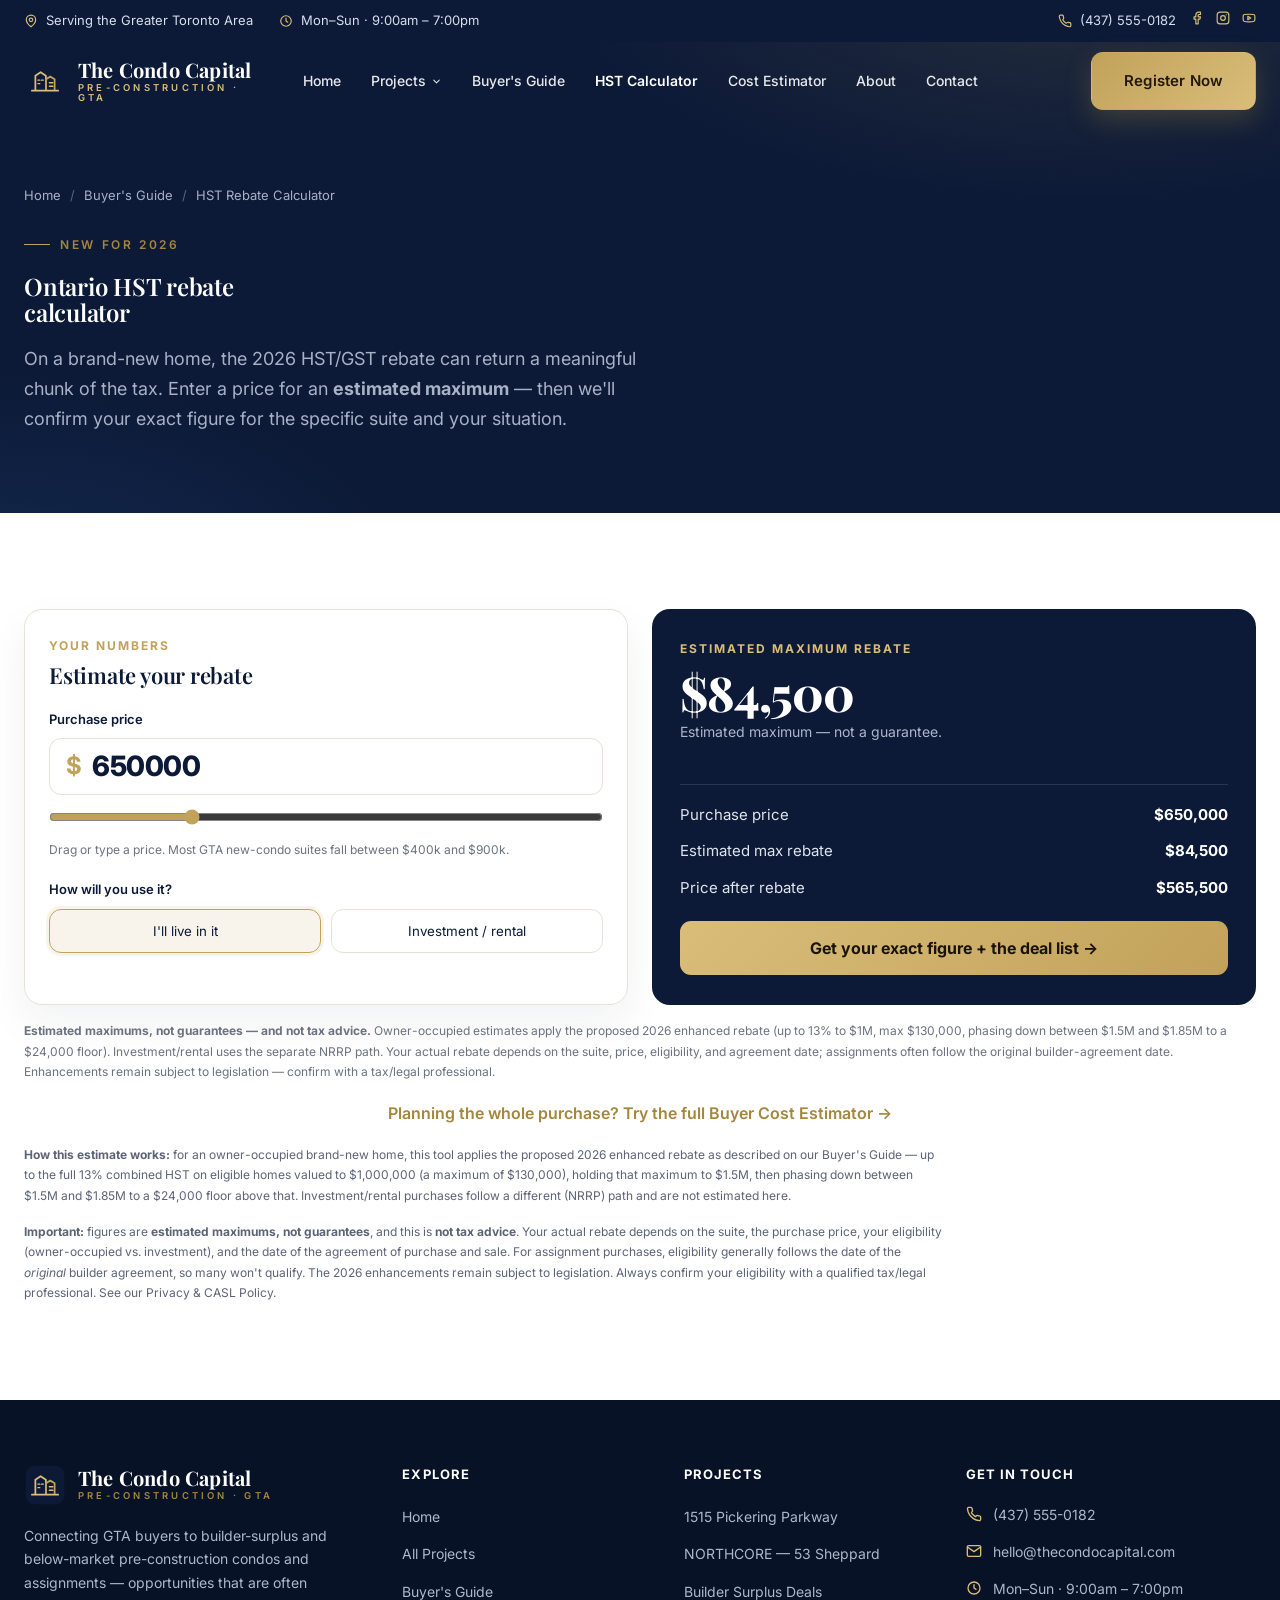
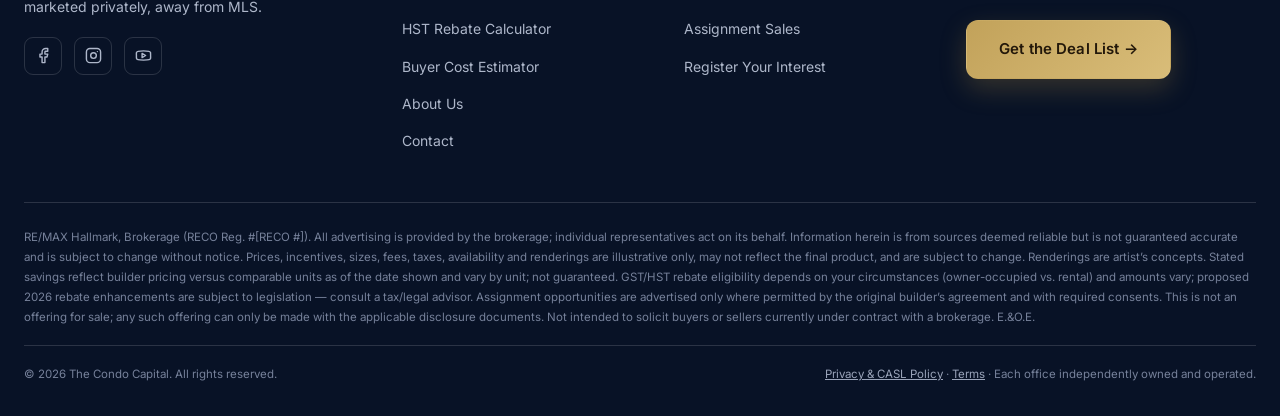
<file: hst-rebate-calculator.html>
<!DOCTYPE html>
<html lang="en">
<head>
<!-- Google Tag Manager — replace GTM-XXXXXXX with your container ID (identical on every page; find-and-replace to swap all) -->
<script>(function(w,d,s,l,i){w[l]=w[l]||[];w[l].push({'gtm.start':
new Date().getTime(),event:'gtm.js'});var f=d.getElementsByTagName(s)[0],
j=d.createElement(s),dl=l!='dataLayer'?'&l='+l:'';j.async=true;j.src=
'https://www.googletagmanager.com/gtm.js?id='+i+dl;f.parentNode.insertBefore(j,f);
})(window,document,'script','dataLayer','GTM-XXXXXXX');</script>
<!-- End Google Tag Manager -->
<meta charset="UTF-8" />
<meta name="viewport" content="width=device-width, initial-scale=1.0" />
<title>Ontario HST Rebate Calculator — New GTA Condos (2026) | The Condo Capital</title>
<meta name="description" content="Estimate the maximum 2026 HST/GST new-home rebate on a brand-new GTA condo. Free Ontario HST rebate calculator — enter your price to see an estimated maximum. Not tax advice; figures are maximums, not guarantees." />
<link rel="canonical" href="https://thecondocapital.com/hst-rebate-calculator.html" />
<meta property="og:title" content="Ontario HST Rebate Calculator — New GTA Condos (2026)" />
<meta property="og:description" content="Estimate the maximum 2026 HST/GST rebate on a brand-new GTA condo. Figures are estimated maximums, not guarantees." />
<meta property="og:image" content="assets/stock/toronto-skyline-dusk.jpg" />
<meta name="theme-color" content="#0c1a37" />
<link rel="preconnect" href="https://fonts.googleapis.com">
<link rel="preconnect" href="https://fonts.gstatic.com" crossorigin>
<link href="https://fonts.googleapis.com/css2?family=Playfair+Display:ital,wght@0,500;0,600;0,700;1,500;1,600&family=Inter:wght@400;500;600;700&display=swap" rel="stylesheet">
<link rel="stylesheet" href="assets/css/site.css" />
<script type="application/ld+json">
{
  "@context": "https://schema.org",
  "@graph": [
    {
      "@type": "WebPage",
      "@id": "https://thecondocapital.com/hst-rebate-calculator.html",
      "url": "https://thecondocapital.com/hst-rebate-calculator.html",
      "name": "Ontario HST Rebate Calculator — New GTA Condos (2026)",
      "isPartOf": { "@id": "https://thecondocapital.com/#website" },
      "about": { "@id": "https://thecondocapital.com/#org" },
      "description": "Estimate the maximum 2026 HST/GST new-home rebate on a brand-new GTA condo. Figures are estimated maximums, not guarantees, and not tax advice."
    },
    {
      "@type": "BreadcrumbList",
      "itemListElement": [
        { "@type": "ListItem", "position": 1, "name": "Home", "item": "https://thecondocapital.com/" },
        { "@type": "ListItem", "position": 2, "name": "Buyer's Guide", "item": "https://thecondocapital.com/guide.html" },
        { "@type": "ListItem", "position": 3, "name": "HST Rebate Calculator", "item": "https://thecondocapital.com/hst-rebate-calculator.html" }
      ]
    }
  ]
}
</script>
<style>
  .calc-note{font-size:12px;color:var(--muted,#6b7280);line-height:1.7;margin-top:16px}
</style>
</head>
<body data-page="calculator">
<!-- Google Tag Manager (noscript) -->
<noscript><iframe src="https://www.googletagmanager.com/ns.html?id=GTM-XXXXXXX" height="0" width="0" style="display:none;visibility:hidden"></iframe></noscript>
<!-- End Google Tag Manager (noscript) -->
<div id="site-header"></div>

<section class="pagehead">
  <div class="wrap">
    <div class="breadcrumb"><a href="index.html">Home</a><span class="sep">/</span><a href="guide.html">Buyer's Guide</a><span class="sep">/</span><span>HST Rebate Calculator</span></div>
    <span class="kicker">New for 2026</span>
    <h1>Ontario HST rebate calculator</h1>
    <p>On a brand-new home, the 2026 HST/GST rebate can return a meaningful chunk of the tax. Enter a price for an <b>estimated maximum</b> — then we'll confirm your exact figure for the specific suite and your situation.</p>
  </div>
</section>

<section class="section">
  <div class="wrap"><div data-hst-calc data-source="calculator-page"></div></div>
  <div class="wrap" style="text-align:center;margin-top:18px"><a class="link-gold" href="buyer-cost-estimator.html">Planning the whole purchase? Try the full Buyer Cost Estimator →</a></div>

  <div class="wrap">
    <p class="calc-note" style="max-width:920px">
      <b>How this estimate works:</b> for an owner-occupied brand-new home, this tool applies the proposed 2026 enhanced rebate as described on our <a href="guide.html">Buyer's Guide</a> — up to the full 13% combined HST on eligible homes valued to $1,000,000 (a maximum of $130,000), holding that maximum to $1.5M, then phasing down between $1.5M and $1.85M to a $24,000 floor above that. Investment/rental purchases follow a different (NRRP) path and are not estimated here.
    </p>
    <p class="calc-note" style="max-width:920px">
      <b>Important:</b> figures are <b>estimated maximums, not guarantees</b>, and this is <b>not tax advice</b>. Your actual rebate depends on the suite, the purchase price, your eligibility (owner-occupied vs. investment), and the date of the agreement of purchase and sale. For assignment purchases, eligibility generally follows the date of the <i>original</i> builder agreement, so many won't qualify. The 2026 enhancements remain subject to legislation. Always confirm your eligibility with a qualified tax/legal professional. See our <a href="privacy.html">Privacy &amp; CASL Policy</a>.
    </p>
  </div>
</section>

<div id="site-footer"></div>
<script src="assets/js/site.js"></script>
<script src="assets/js/hst-calc.js"></script>
</body>
</html>
</file>
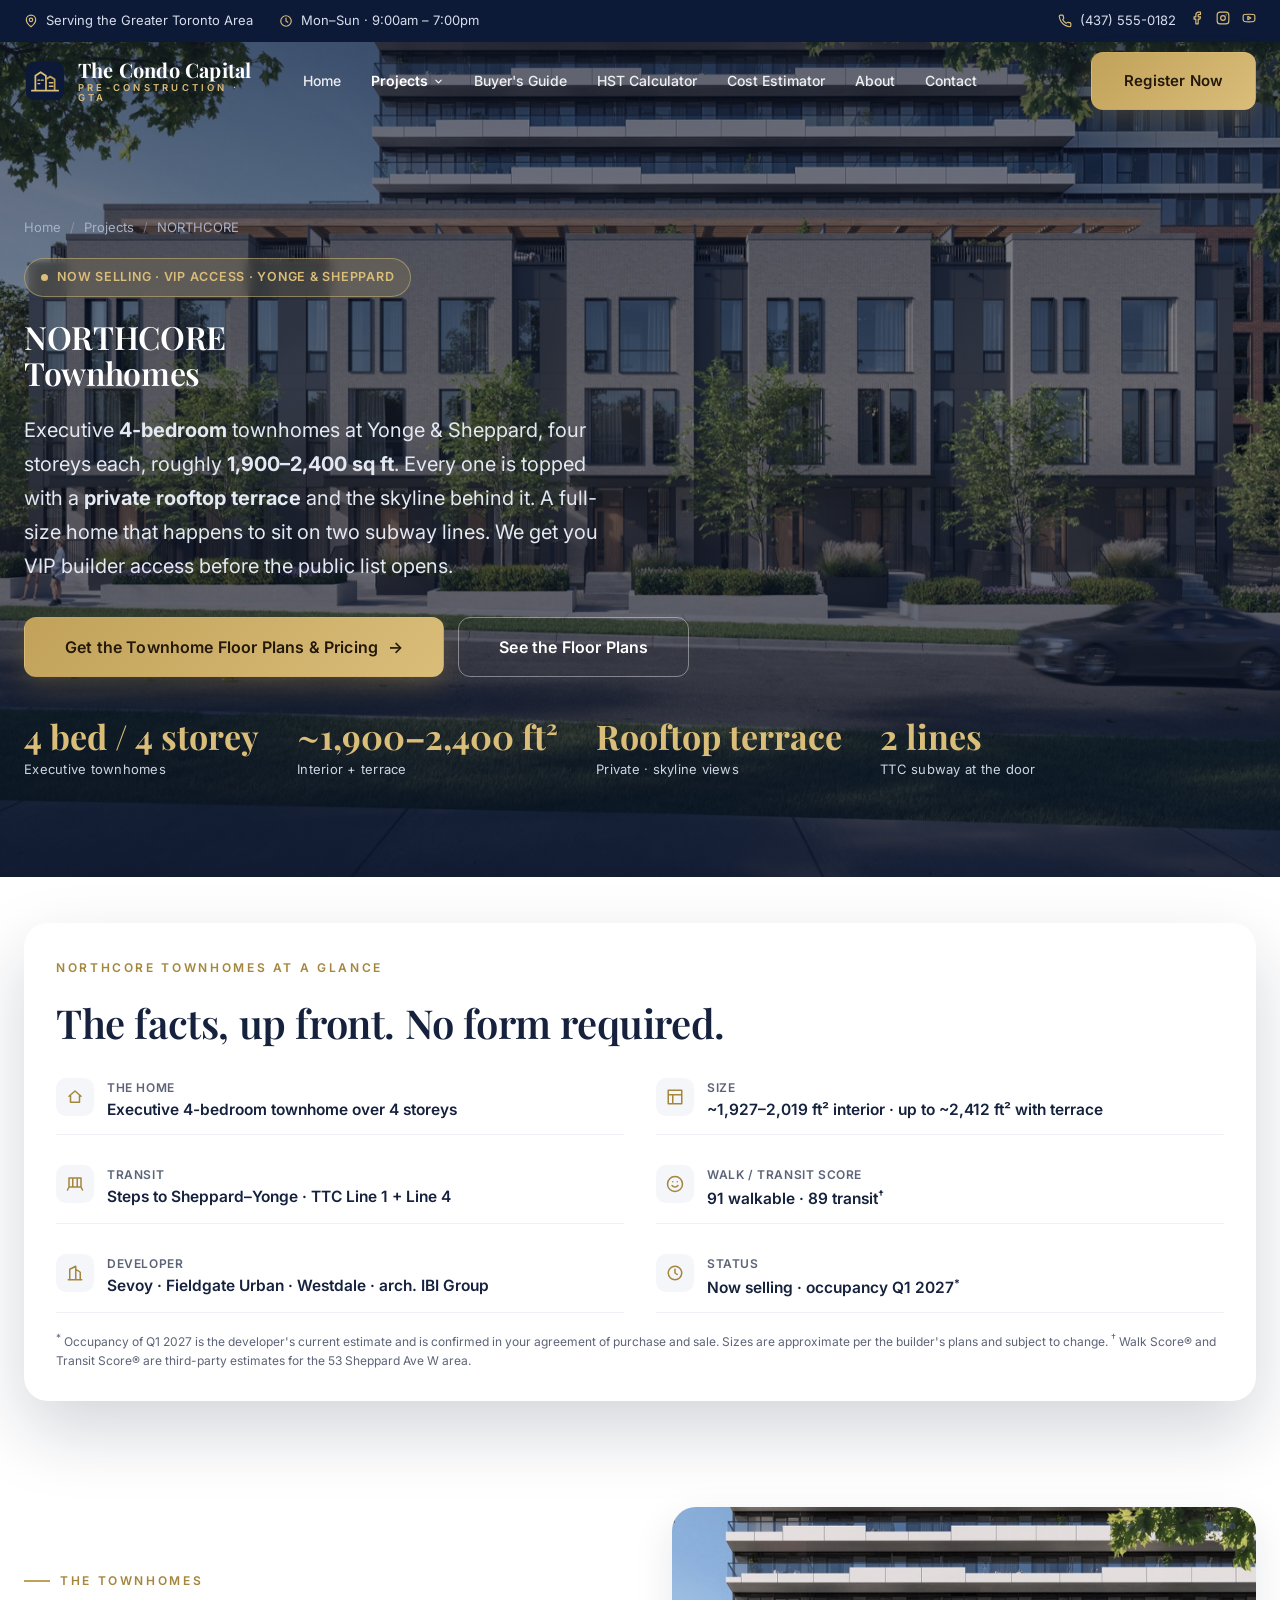
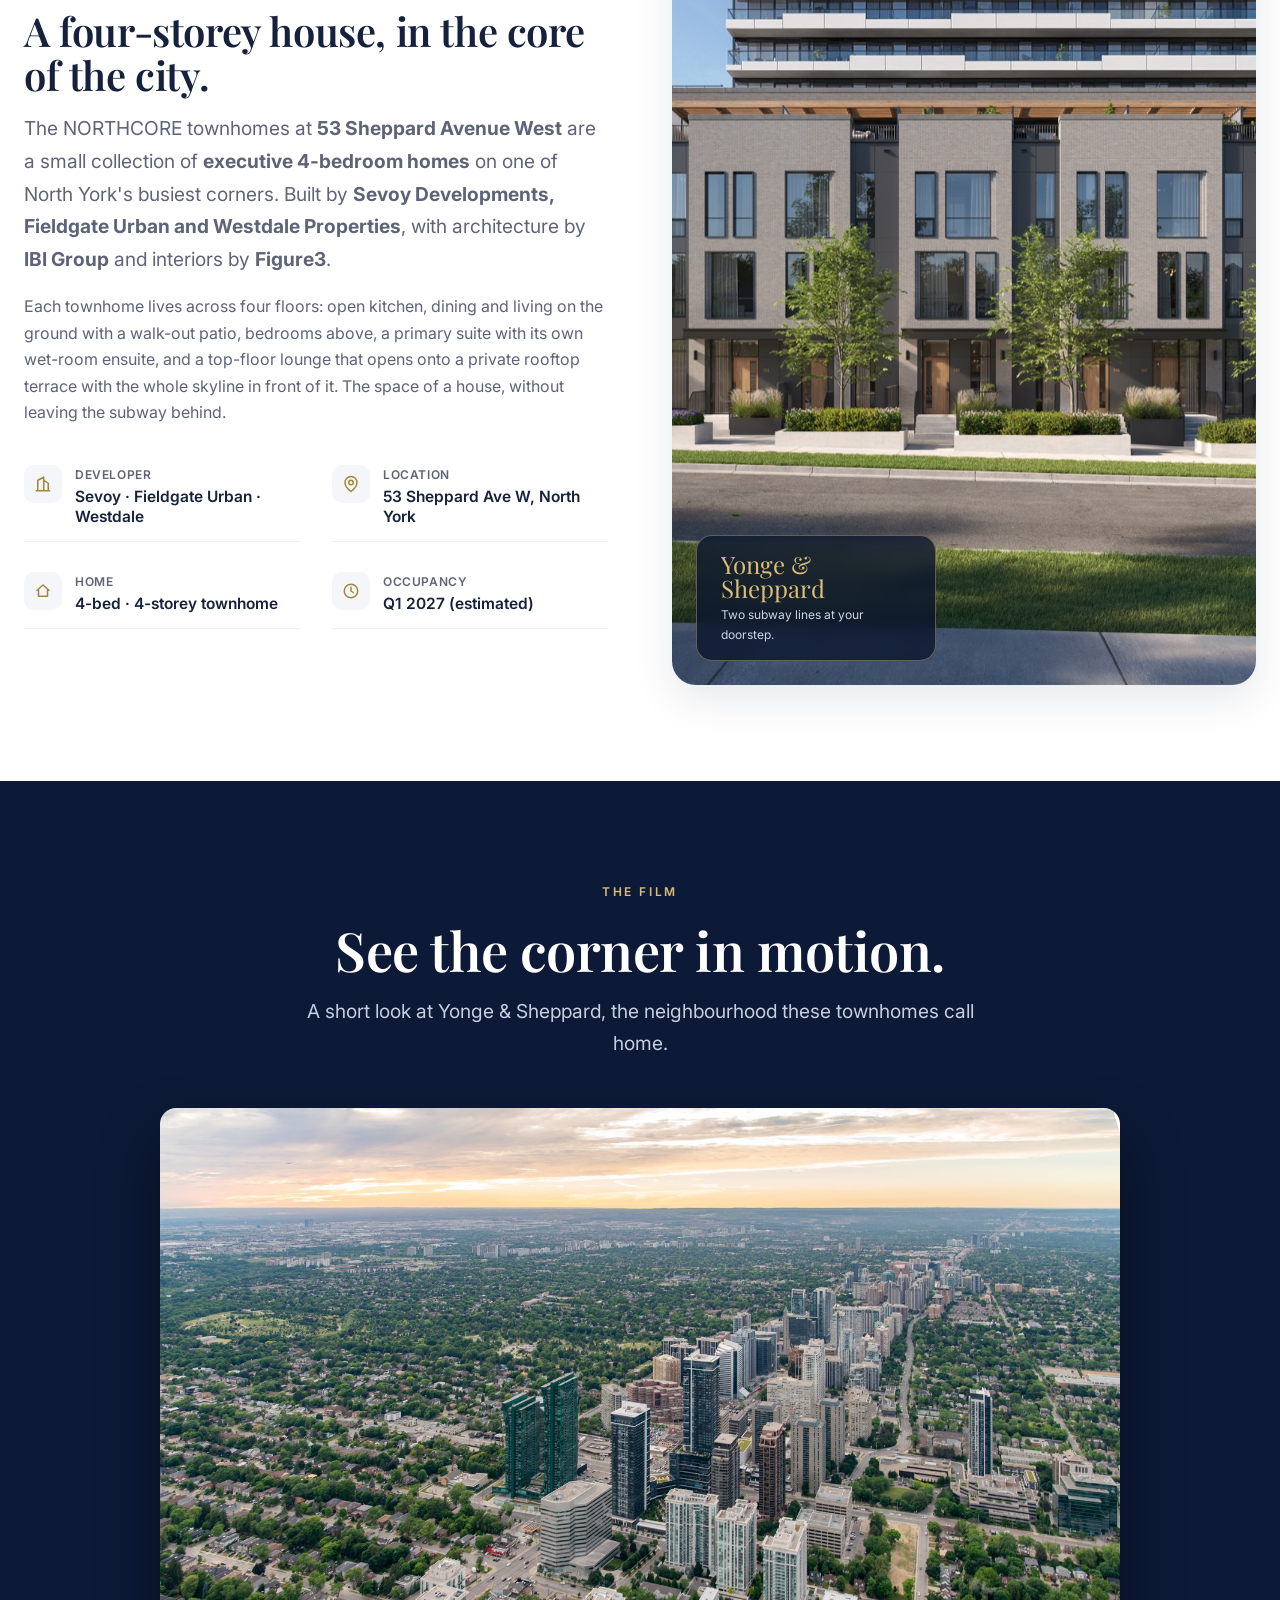
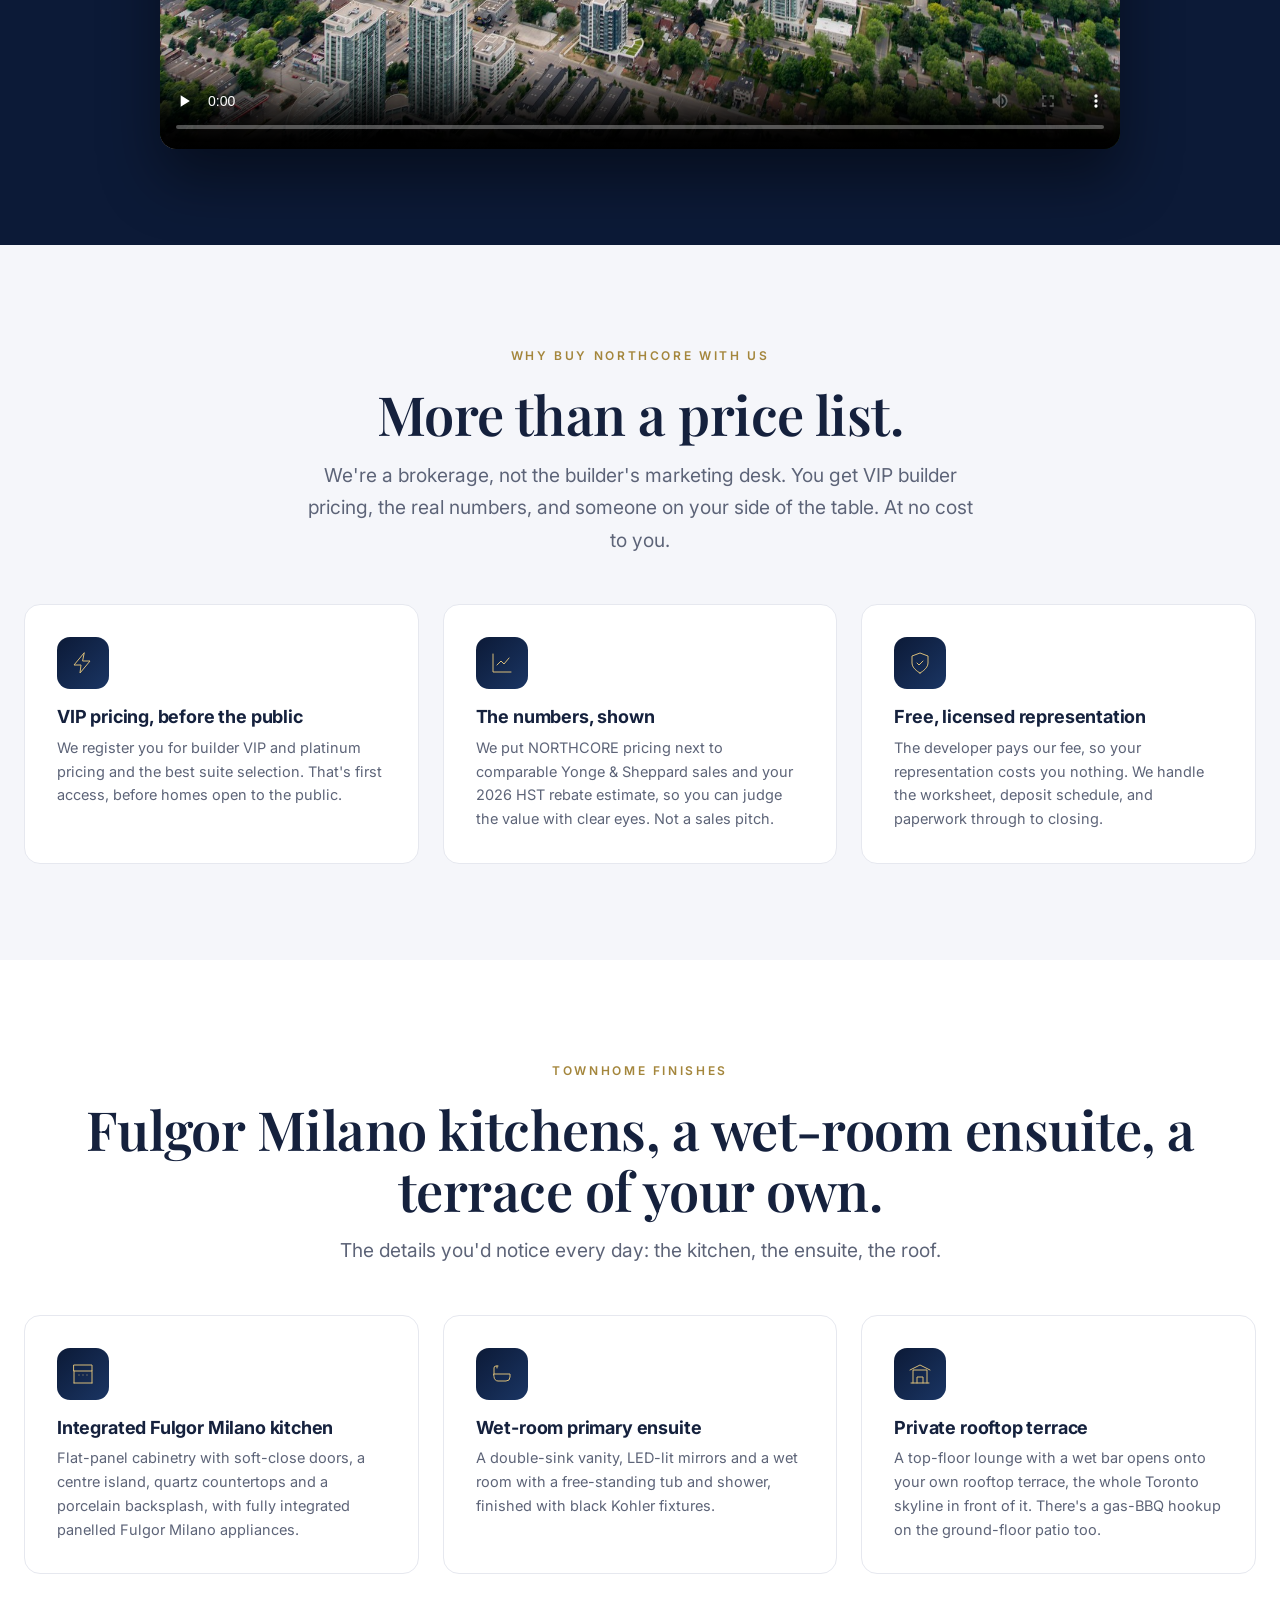
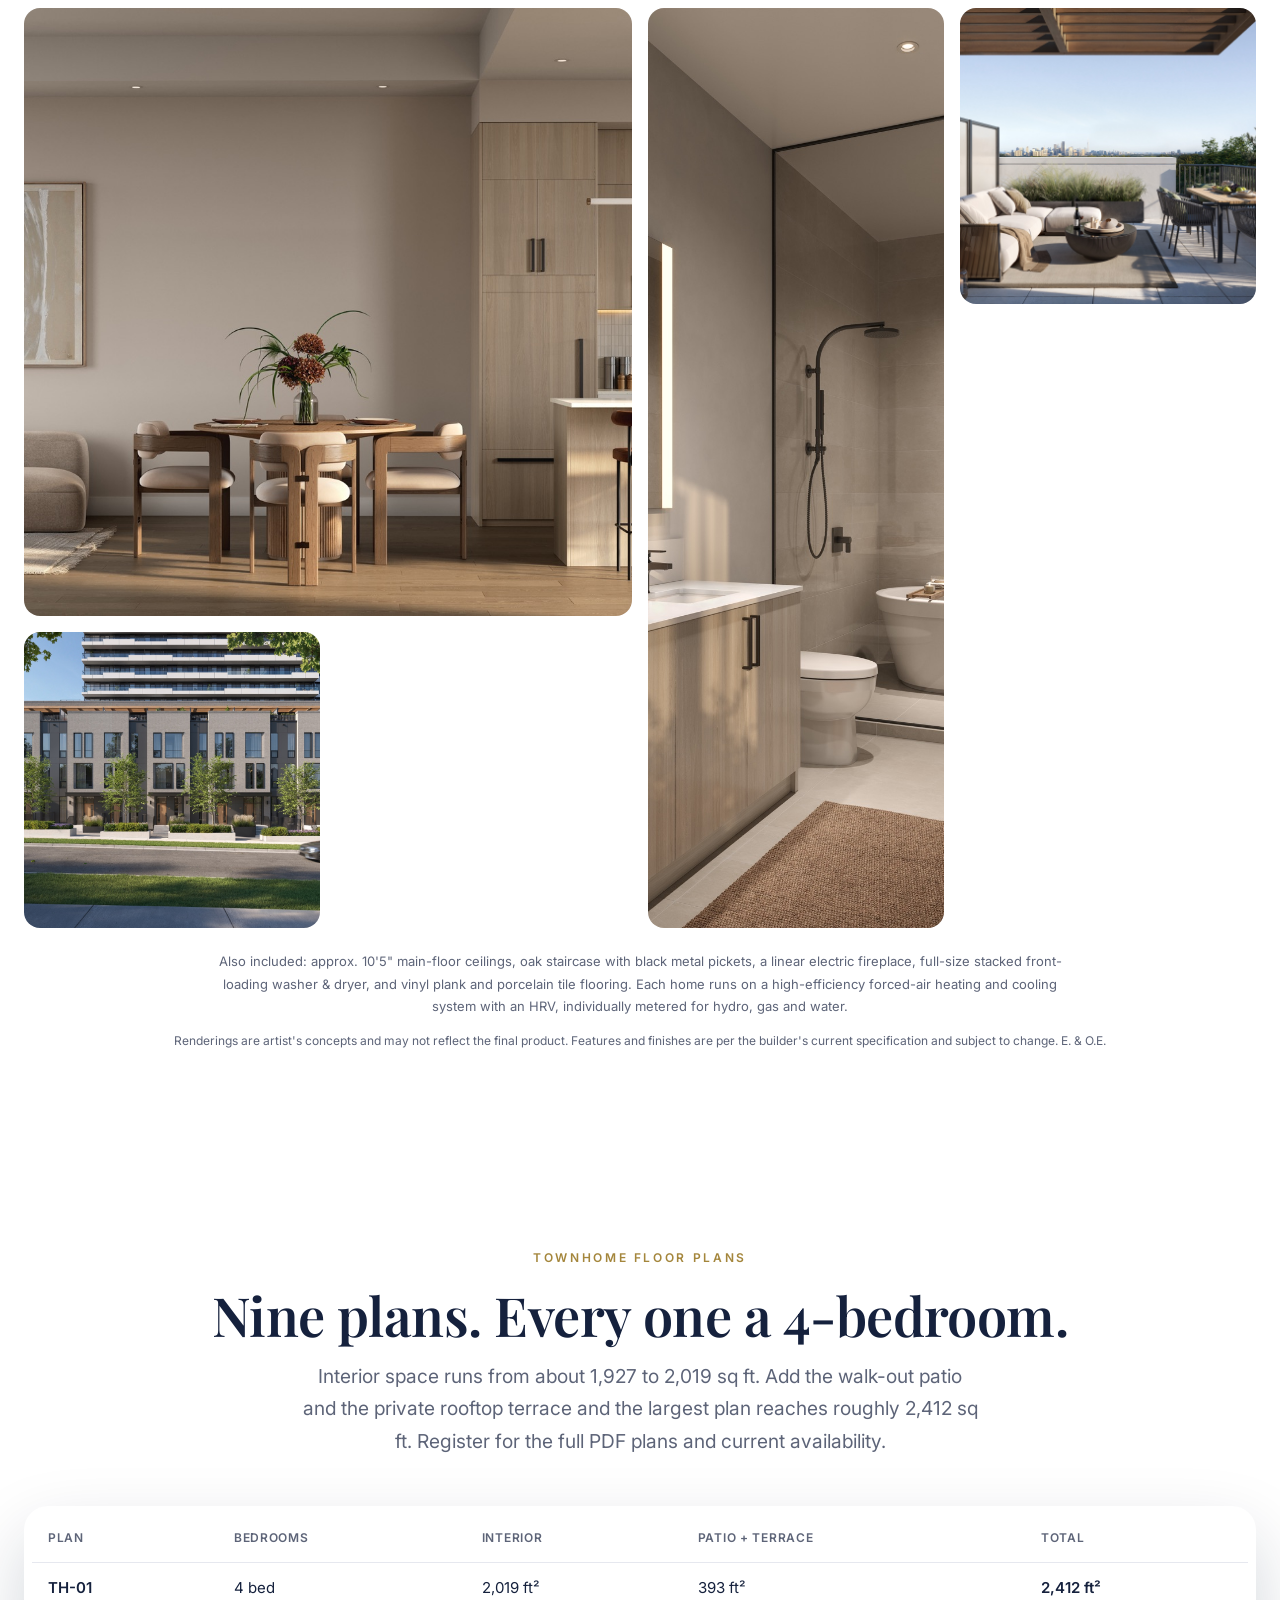
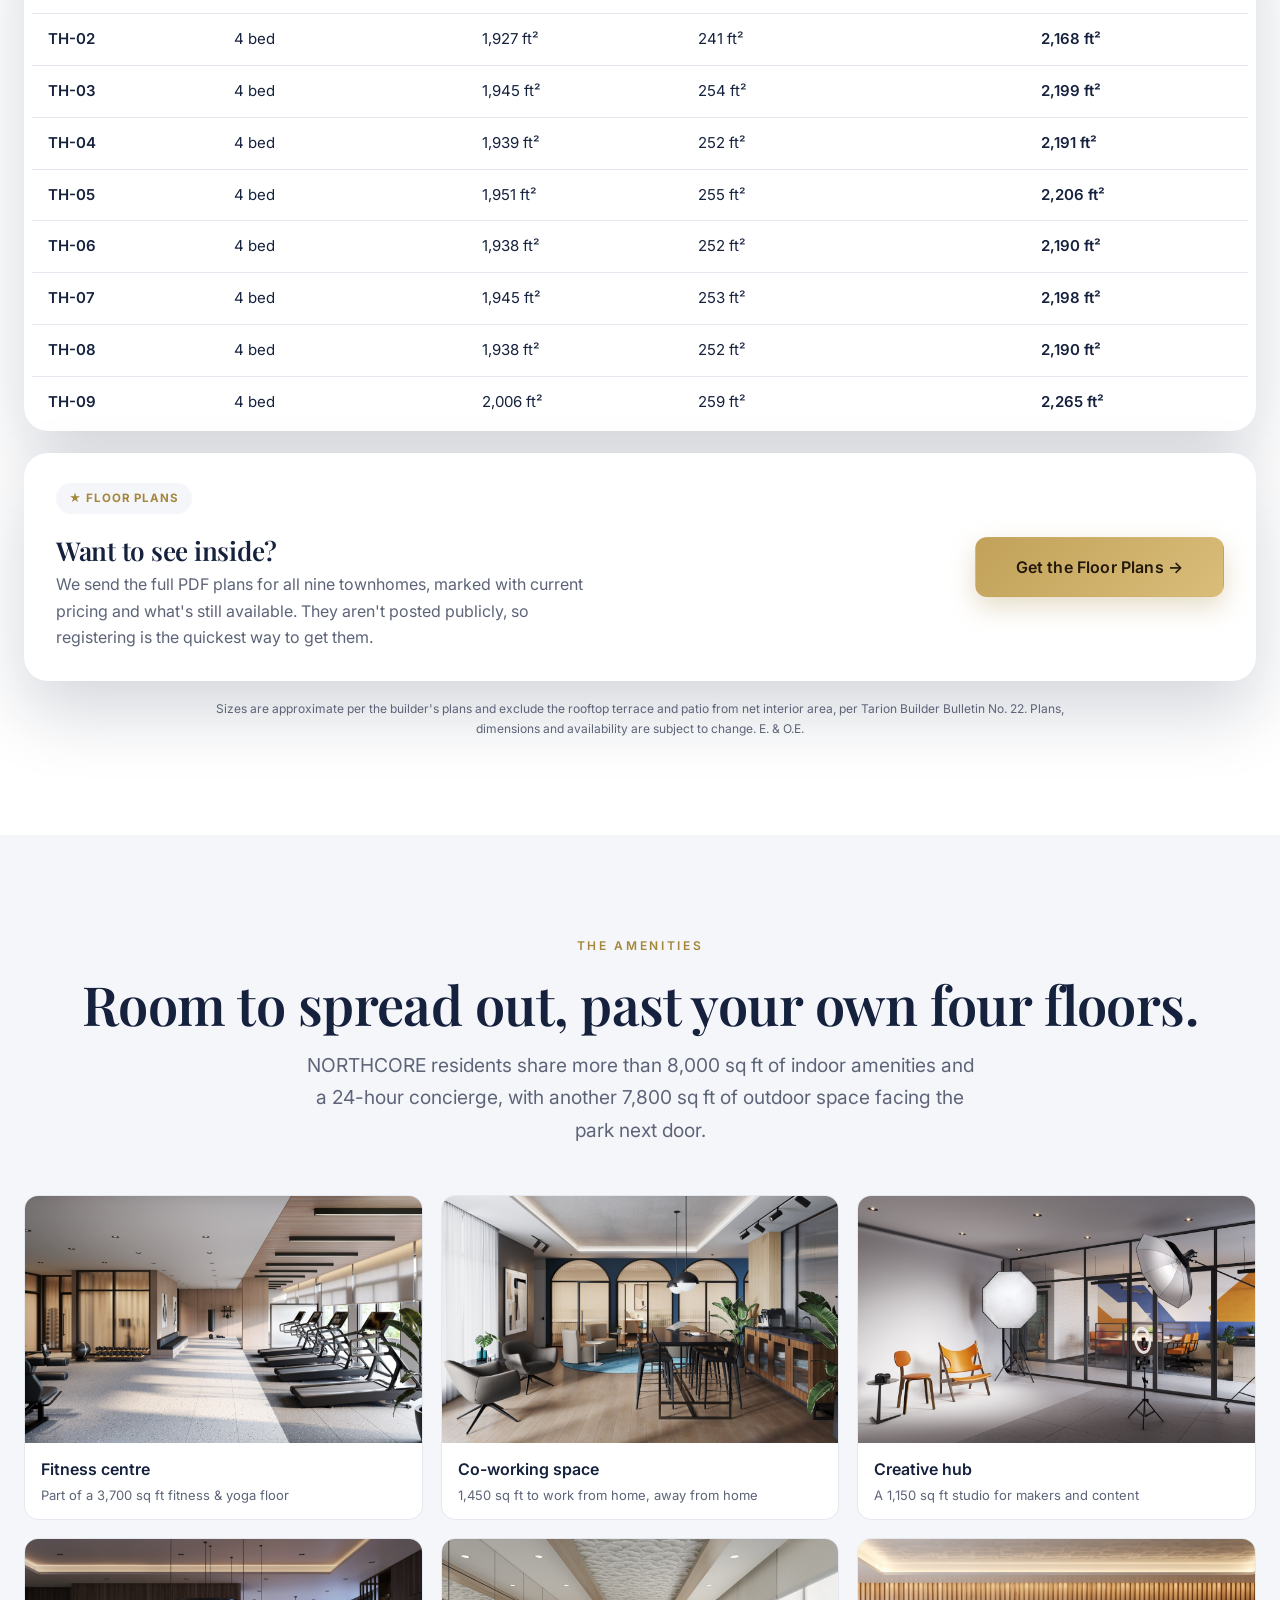
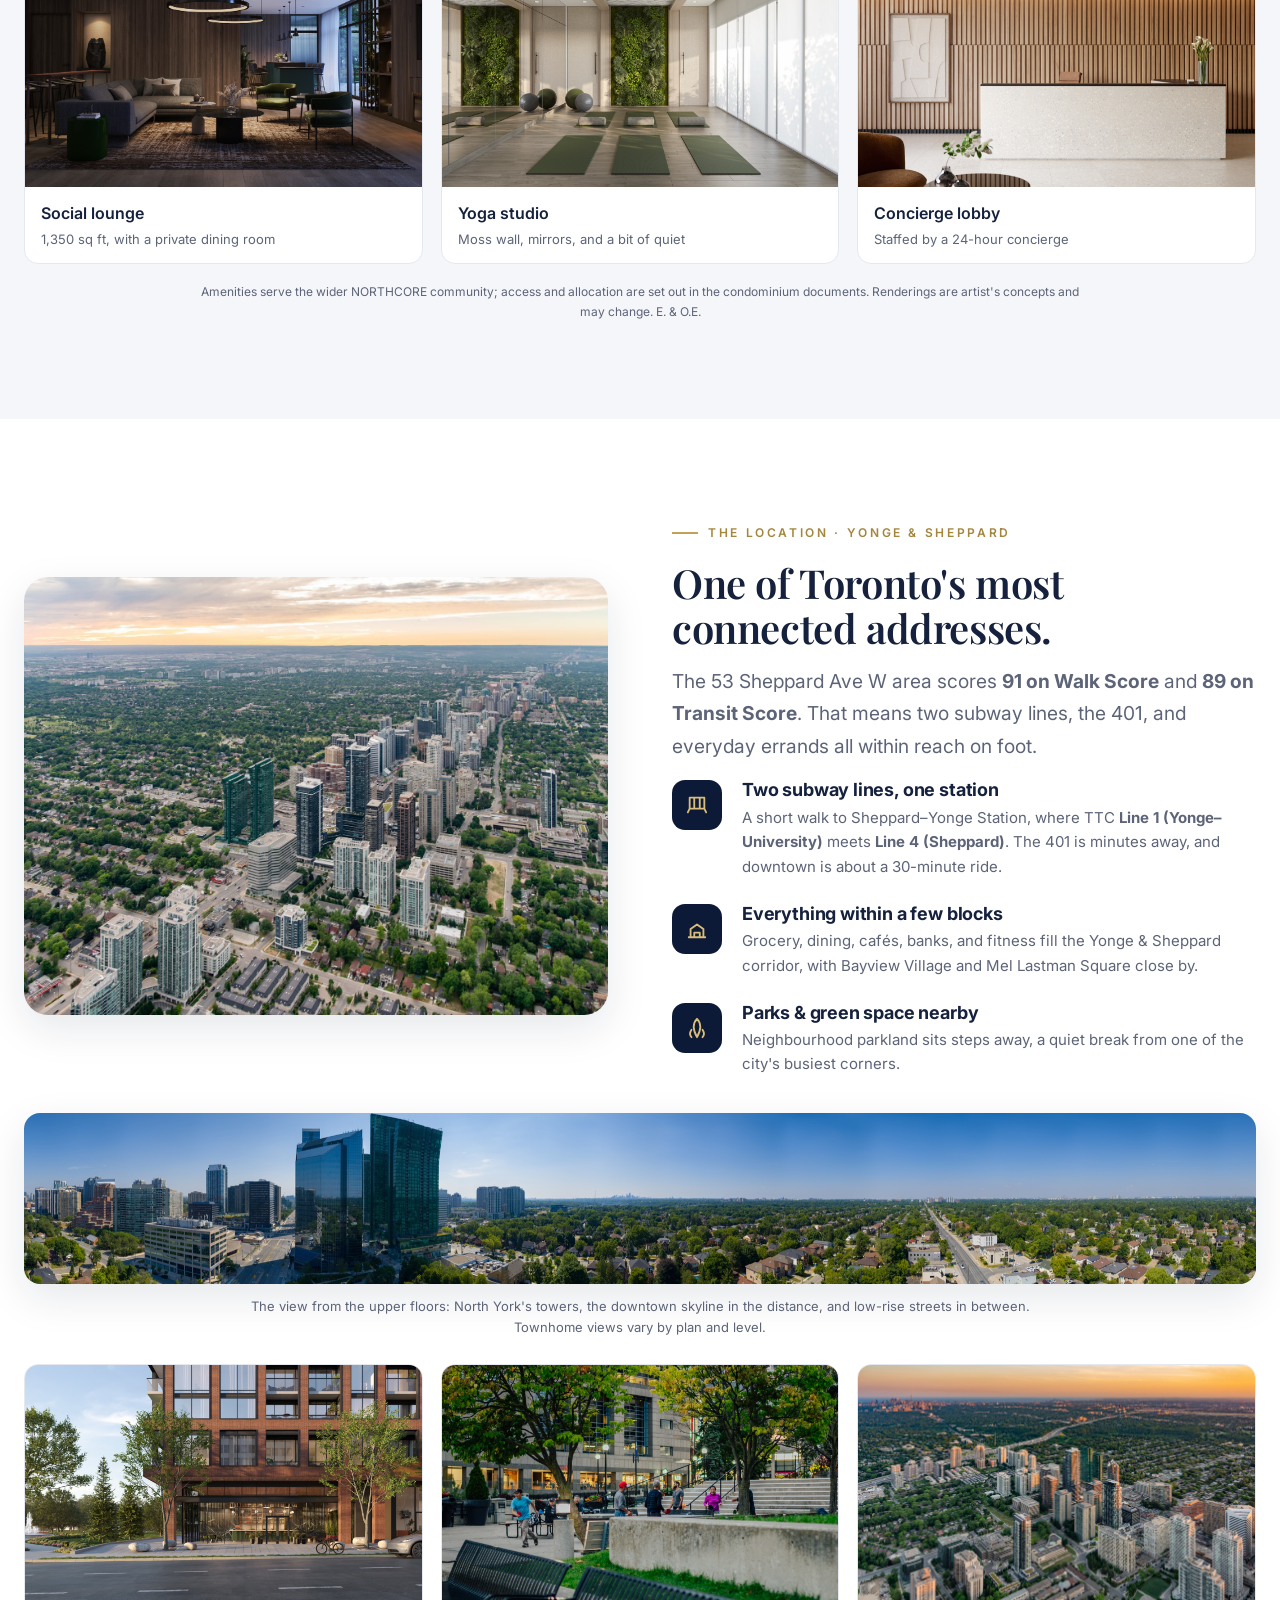
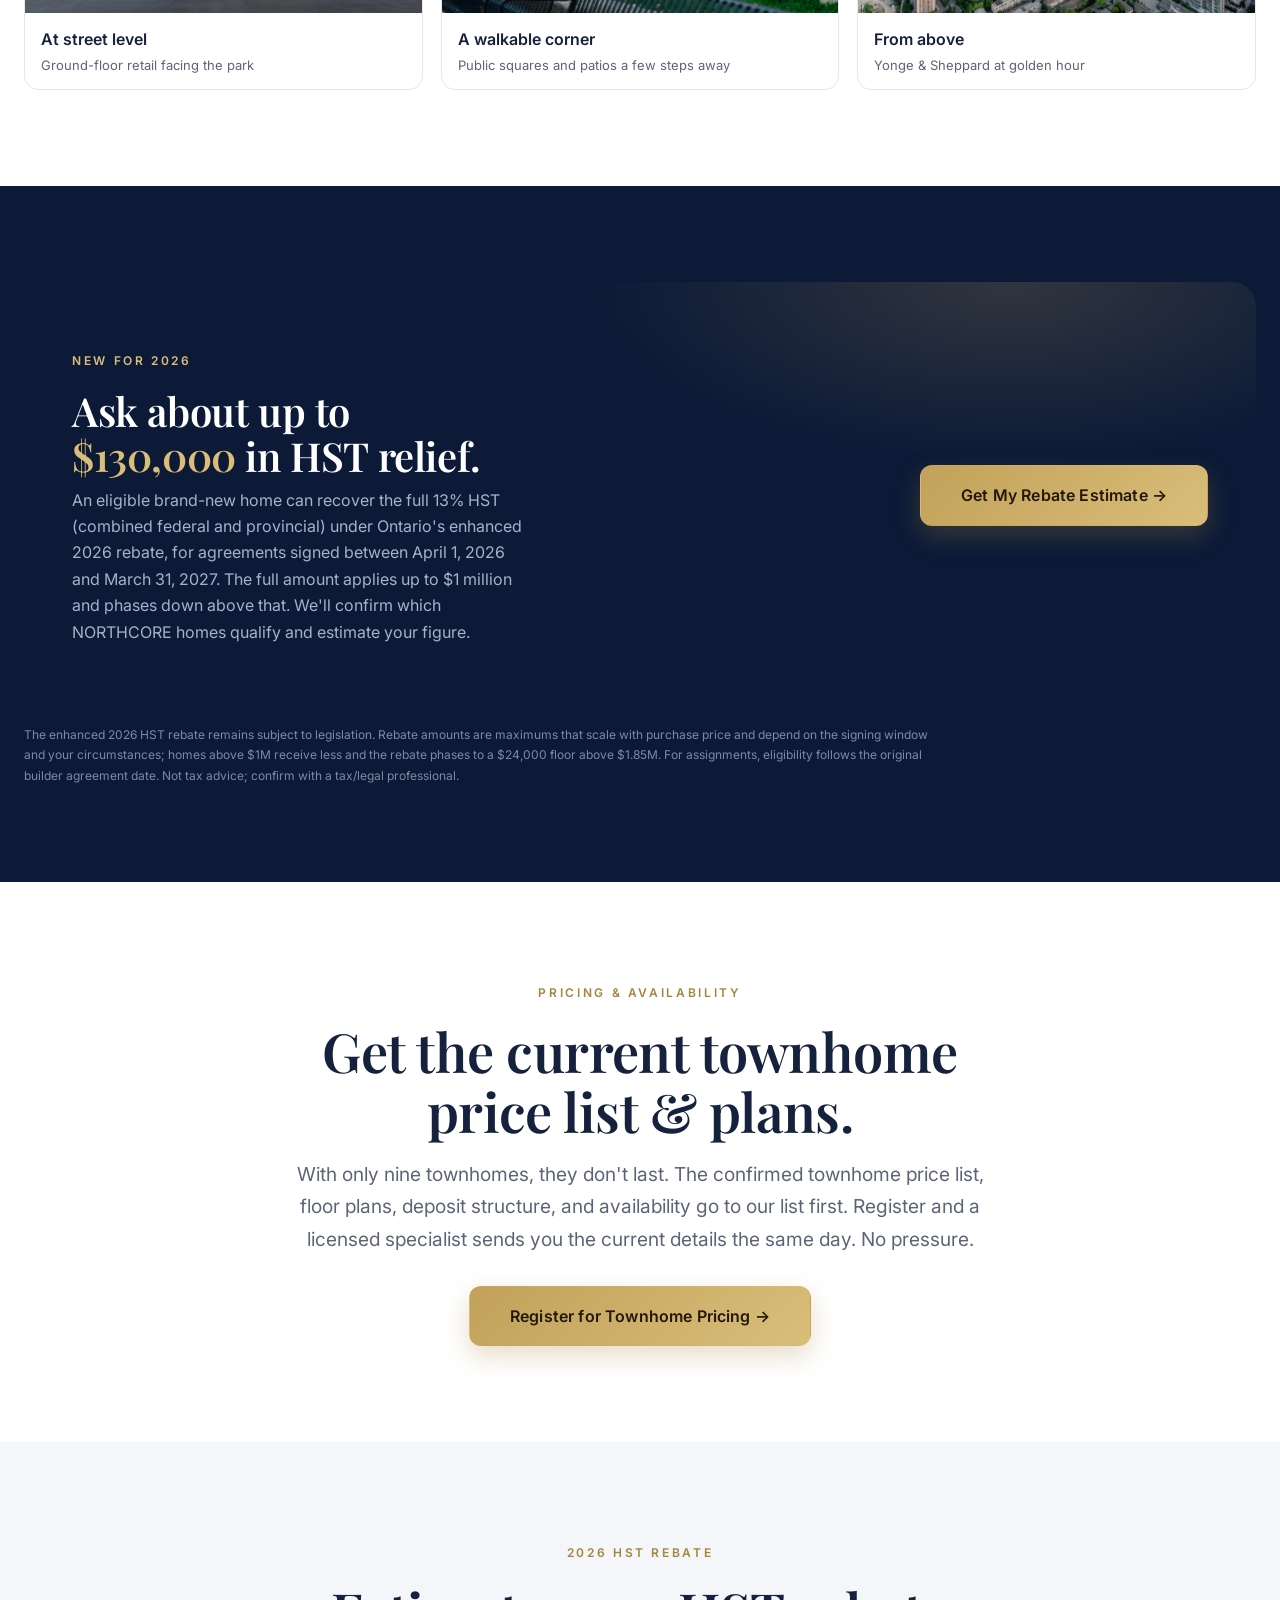
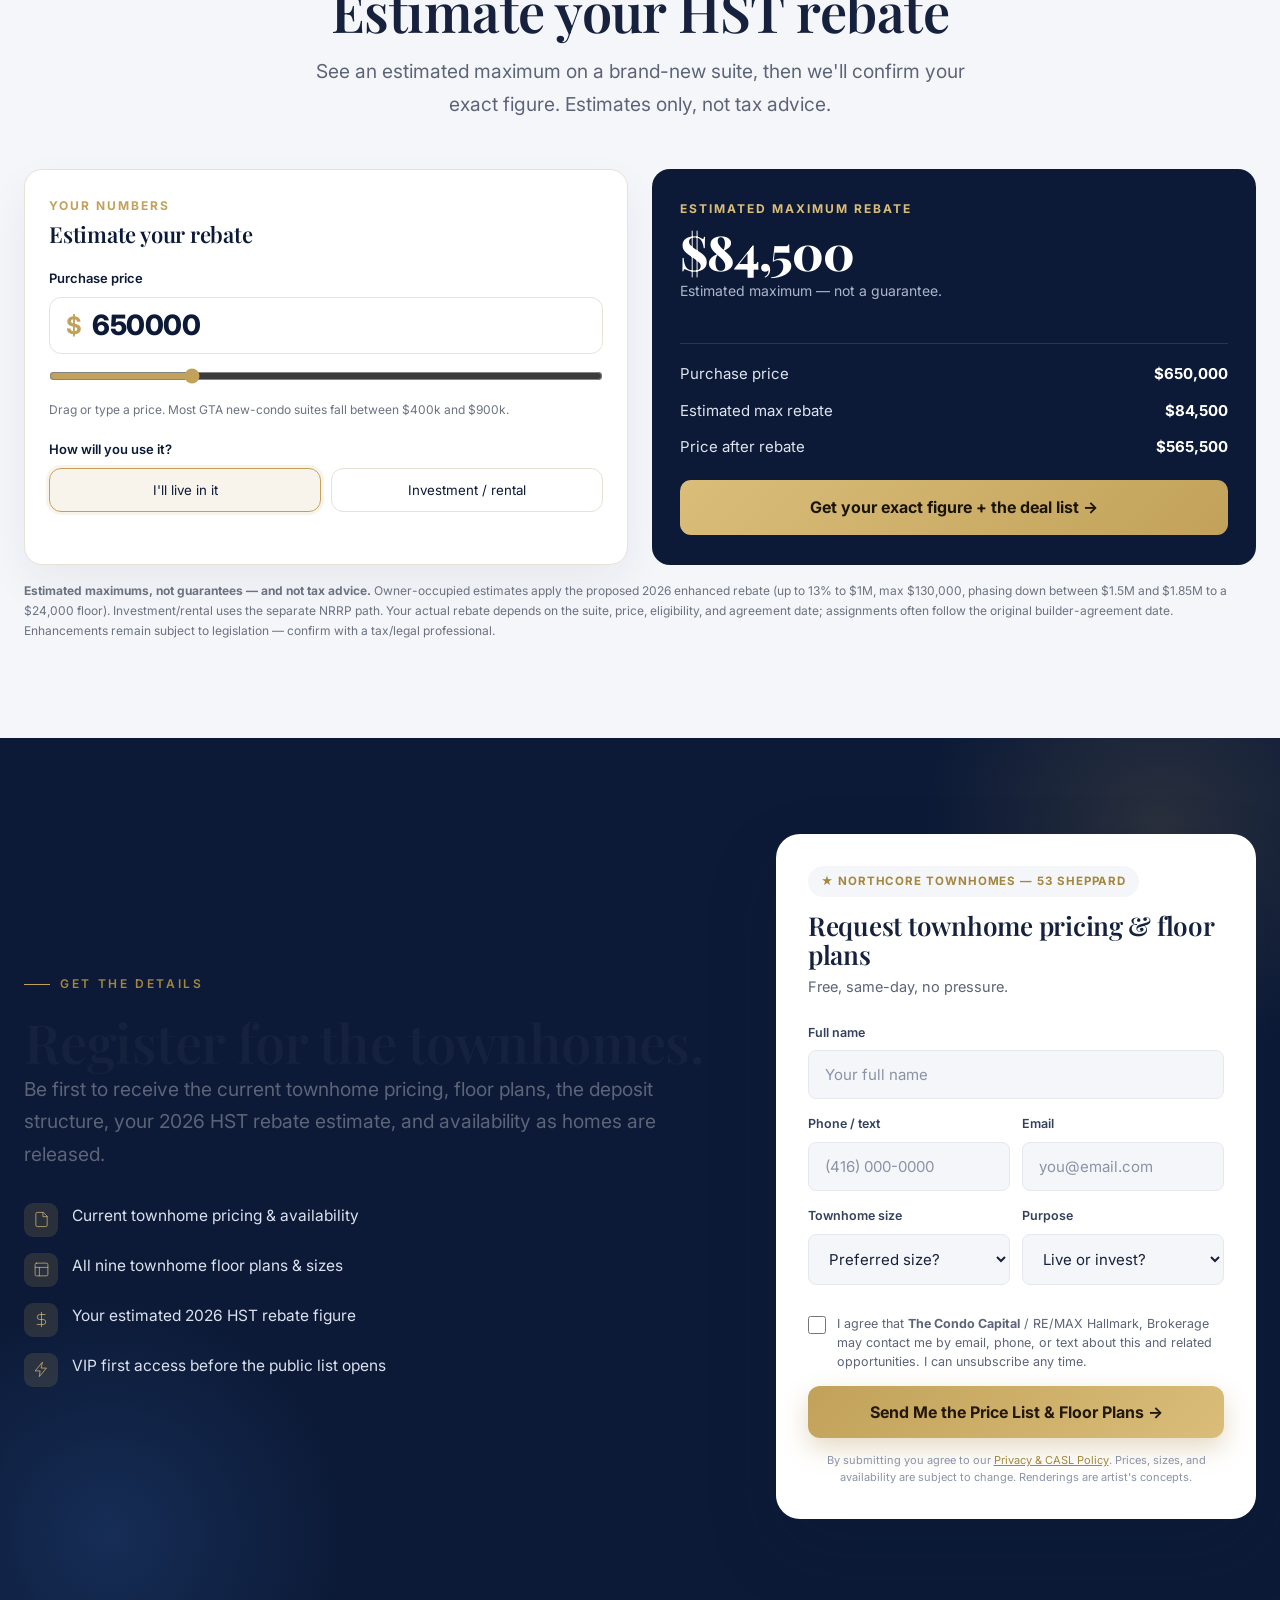
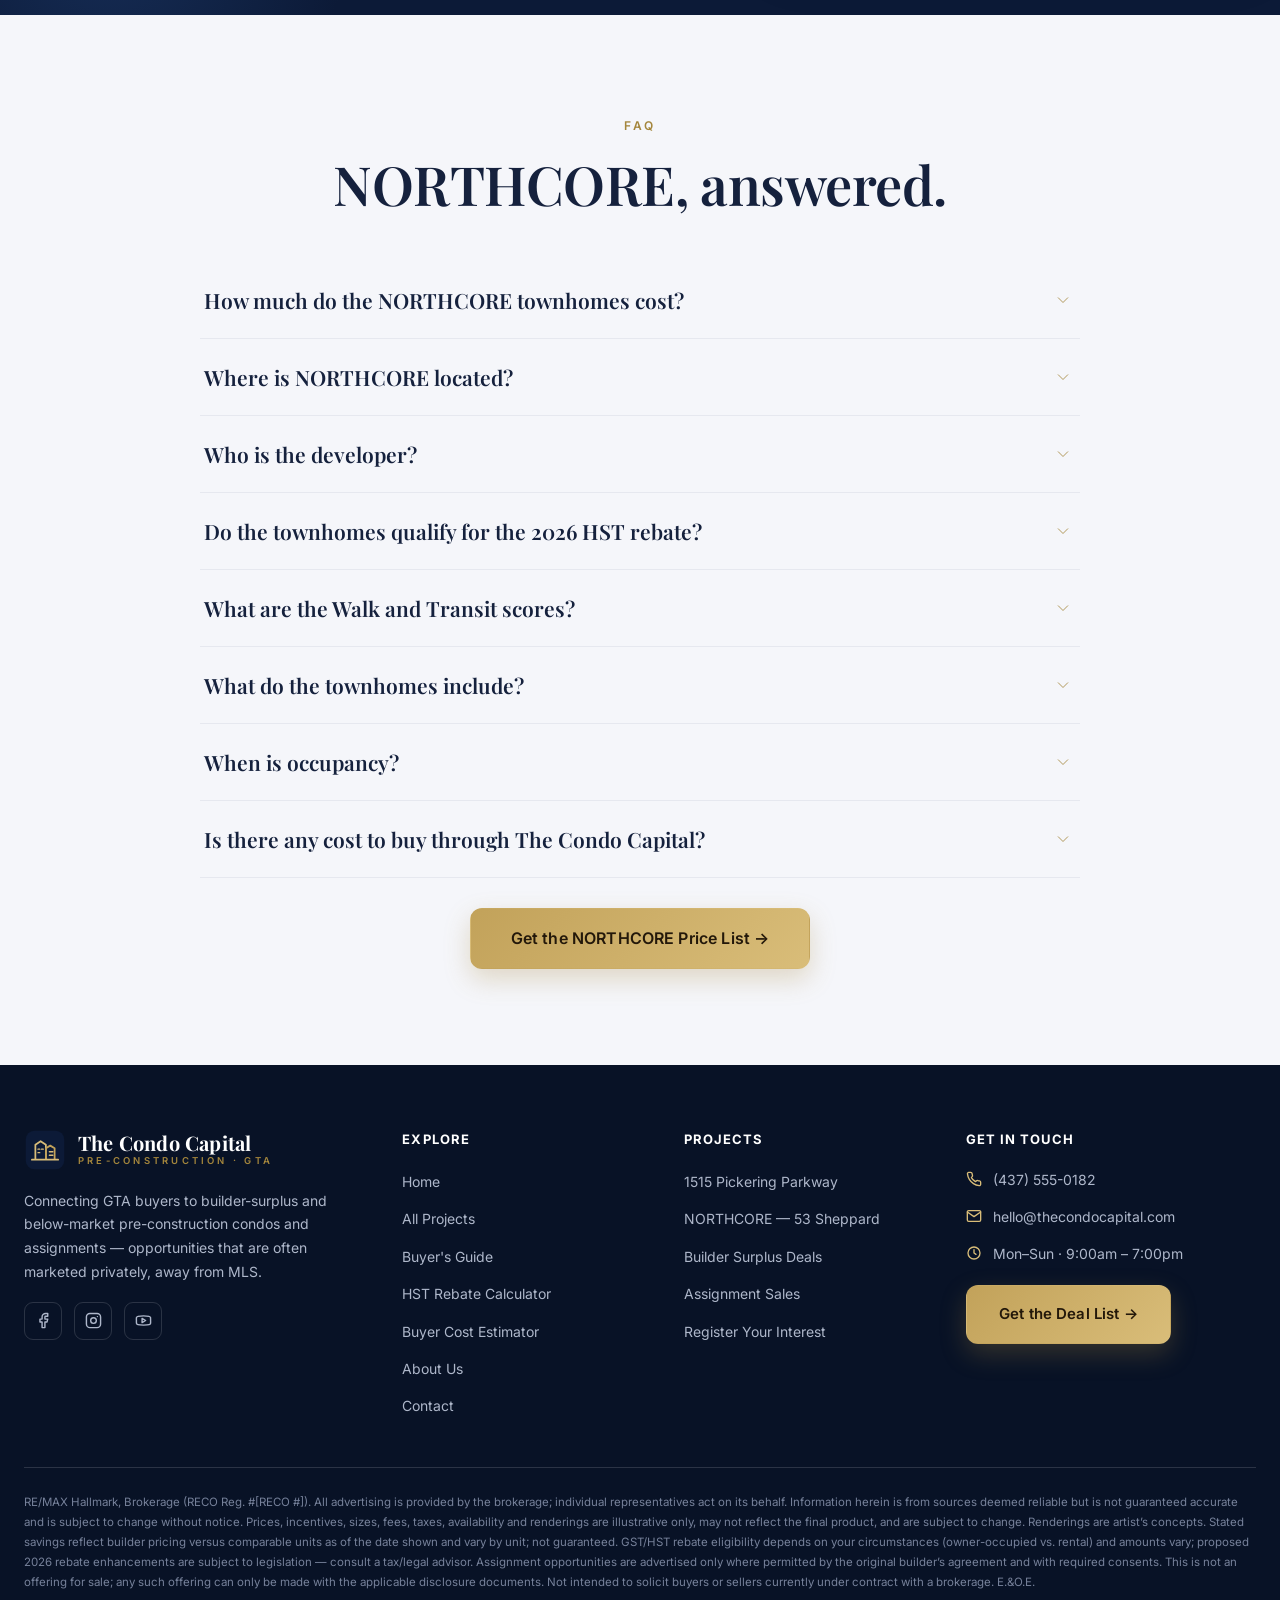
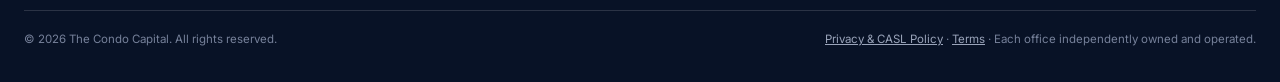
<file: northcore.html>
<!DOCTYPE html>
<html lang="en">
<head>
<!-- Google Tag Manager — replace GTM-XXXXXXX with your container ID (identical on every page; find-and-replace to swap all) -->
<script>(function(w,d,s,l,i){w[l]=w[l]||[];w[l].push({'gtm.start':
new Date().getTime(),event:'gtm.js'});var f=d.getElementsByTagName(s)[0],
j=d.createElement(s),dl=l!='dataLayer'?'&l='+l:'';j.async=true;j.src=
'https://www.googletagmanager.com/gtm.js?id='+i+dl;f.parentNode.insertBefore(j,f);
})(window,document,'script','dataLayer','GTM-XXXXXXX');</script>
<!-- End Google Tag Manager -->
<meta charset="UTF-8" />
<meta name="viewport" content="width=device-width, initial-scale=1.0" />
<title>NORTHCORE Townhomes — 4-Bedroom Executive Towns at Yonge &amp; Sheppard (2027) | The Condo Capital</title>
<meta name="description" content="NORTHCORE townhomes at 53 Sheppard Ave W, Yonge &amp; Sheppard, North York — by Sevoy, Fieldgate Urban &amp; Westdale. Executive 4-bedroom, 4-storey townhomes up to ~2,412 sq ft with private rooftop terraces, Fulgor Milano kitchens, Q1 2027 occupancy, steps to Sheppard–Yonge subway (Line 1 + Line 4). Register for townhome floor plans &amp; pricing." />
<link rel="canonical" href="https://thecondocapital.com/northcore.html" />
<meta property="og:type" content="website" />
<meta property="og:title" content="NORTHCORE Townhomes — Yonge &amp; Sheppard, North York (Q1 2027)" />
<meta property="og:description" content="Executive 4-bedroom townhomes with private rooftop terraces at Yonge &amp; Sheppard. ~1,900–2,400 sq ft, Fulgor Milano kitchens, two subway lines at the door. Register for floor plans &amp; pricing." />
<meta property="og:image" content="https://thecondocapital.com/assets/img/northcore-townhome.jpg" />
<meta name="theme-color" content="#0c1a37" />
<link rel="preconnect" href="https://fonts.googleapis.com">
<link rel="preconnect" href="https://fonts.gstatic.com" crossorigin>
<link href="https://fonts.googleapis.com/css2?family=Playfair+Display:ital,wght@0,500;0,600;0,700;1,500;1,600&family=Inter:wght@400;500;600;700&display=swap" rel="stylesheet">
<link rel="stylesheet" href="assets/css/site.css" />
<script type="application/ld+json">
{
  "@context": "https://schema.org",
  "@type": "BreadcrumbList",
  "itemListElement": [
    { "@type": "ListItem", "position": 1, "name": "Home", "item": "https://thecondocapital.com/" },
    { "@type": "ListItem", "position": 2, "name": "Projects", "item": "https://thecondocapital.com/projects.html" },
    { "@type": "ListItem", "position": 3, "name": "NORTHCORE", "item": "https://thecondocapital.com/northcore.html" }
  ]
}
</script>
<script type="application/ld+json">
{
  "@context": "https://schema.org",
  "@graph": [
    {
      "@type": ["Residence", "ApartmentComplex"],
      "@id": "https://thecondocapital.com/northcore.html#project",
      "name": "NORTHCORE Townhomes",
      "description": "A collection of executive 4-bedroom, 4-storey townhomes within the NORTHCORE community at 53 Sheppard Avenue West, Yonge & Sheppard, North York, by Sevoy Developments, Fieldgate Urban and Westdale Properties, with architecture by IBI Group and interiors by Figure3. Townhomes range from approximately 1,927 to 2,019 sq ft of interior space (up to ~2,412 sq ft including patio and terrace) and feature private rooftop terraces with Toronto skyline views, integrated Fulgor Milano kitchens, quartz countertops, and wet-room primary ensuites with a free-standing tub. Occupancy Q1 2027, steps from Sheppard–Yonge subway station.",
      "url": "https://thecondocapital.com/northcore.html",
      "image": "https://thecondocapital.com/assets/img/northcore-rooftop.jpg",
      "numberOfRooms": 4,
      "floorSize": { "@type": "QuantitativeValue", "minValue": 1927, "maxValue": 2412, "unitCode": "FTK" },
      "address": { "@type": "PostalAddress", "streetAddress": "53 Sheppard Avenue West", "addressLocality": "North York", "addressRegion": "ON", "postalCode": "M2N 1M4", "addressCountry": "CA" },
      "geo": { "@type": "GeoCoordinates", "latitude": 43.7616, "longitude": -79.4112 },
      "containedInPlace": { "@type": "Place", "name": "Yonge & Sheppard, North York, Toronto" },
      "publicAccess": false,
      "amenityFeature": [
        { "@type": "LocationFeatureSpecification", "name": "Private Rooftop Terrace with Toronto skyline views", "value": true },
        { "@type": "LocationFeatureSpecification", "name": "Integrated Fulgor Milano Kitchen", "value": true },
        { "@type": "LocationFeatureSpecification", "name": "Wet-Room Primary Ensuite with Free-Standing Tub", "value": true },
        { "@type": "LocationFeatureSpecification", "name": "Four Bedrooms across Four Storeys", "value": true },
        { "@type": "LocationFeatureSpecification", "name": "Steps from Sheppard–Yonge subway station (Line 1 & Line 4)", "value": true }
      ]
    },
    {
      "@type": "RealEstateAgent",
      "@id": "https://thecondocapital.com/#brand",
      "name": "The Condo Capital",
      "url": "https://thecondocapital.com/",
      "areaServed": "Greater Toronto Area",
      "telephone": "+1-437-555-0182",
      "email": "hello@thecondocapital.com",
      "description": "The Condo Capital connects GTA buyers to builder-surplus, VIP-launch, and assignment-sale pre-construction condos, with comparable data and 2026 HST rebate guidance so buyers can decide with clear eyes."
    },
    {
      "@type": "FAQPage",
      "@id": "https://thecondocapital.com/northcore.html#faq",
      "mainEntity": [
        { "@type": "Question", "name": "How much do NORTHCORE townhomes cost?", "acceptedAnswer": { "@type": "Answer", "text": "NORTHCORE townhome pricing is released directly to our list rather than published publicly. These are executive 4-bedroom, 4-storey homes of roughly 1,927 to 2,019 sq ft interior (up to about 2,412 sq ft including the patio and private rooftop terrace), so they price above the building's smaller tower suites. Register and a licensed specialist sends you the current, confirmed townhome price list, sizes, and deposit structure the same day." } },
        { "@type": "Question", "name": "Where is NORTHCORE located?", "acceptedAnswer": { "@type": "Answer", "text": "NORTHCORE is at 53 Sheppard Avenue West in North York, Toronto, at the Yonge & Sheppard intersection just west of Yonge Street. It is a short walk to Sheppard–Yonge subway station, which connects TTC Line 1 (Yonge–University) and Line 4 (Sheppard), and is minutes from Highway 401." } },
        { "@type": "Question", "name": "Who is the developer of NORTHCORE?", "acceptedAnswer": { "@type": "Answer", "text": "NORTHCORE is developed by Sevoy Developments, Fieldgate Urban and Westdale Properties, with architecture by IBI Group and interior design by Figure3. Sales and marketing are handled by Platform Realty Partners." } },
        { "@type": "Question", "name": "Does NORTHCORE qualify for the 2026 HST rebate?", "acceptedAnswer": { "@type": "Answer", "text": "A brand-new home like a NORTHCORE townhome can qualify for Ontario's enhanced 2026 GST/HST New Housing Rebate, which can return up to $130,000 in combined federal and provincial HST on eligible homes for agreements signed between April 1, 2026 and March 31, 2027. The full amount applies up to $1 million and phases down above that, so larger townhomes typically receive a reduced amount. The enhancement remains subject to legislation, and amounts are maximums that scale with price and your buyer profile. This is not tax advice. We estimate your figure; you confirm it with a tax professional." } },
        { "@type": "Question", "name": "What are the Walk Score and Transit Score at NORTHCORE?", "acceptedAnswer": { "@type": "Answer", "text": "The NORTHCORE site scores about 91 on Walk Score and 89 on Transit Score, reflecting a walkable Yonge & Sheppard location with two TTC subway lines, dozens of restaurants and shops, and parkland steps from the door." } },
        { "@type": "Question", "name": "What do the NORTHCORE townhomes include?", "acceptedAnswer": { "@type": "Answer", "text": "The NORTHCORE townhomes are executive 4-bedroom homes spread over four storeys, with approximately 10'5\" main-floor ceilings, an integrated Fulgor Milano kitchen with quartz countertops and a centre island, a wet-room primary ensuite with a free-standing tub and double vanity, a linear electric fireplace, full-size laundry, a ground-floor patio with a gas BBQ connection, and a private top-floor lounge with wet bar that opens onto a rooftop terrace with Toronto skyline views." } },
        { "@type": "Question", "name": "When is occupancy at NORTHCORE?", "acceptedAnswer": { "@type": "Answer", "text": "The developer's current occupancy estimate for NORTHCORE is Q1 2027. Occupancy dates are estimates and are confirmed in your agreement of purchase and sale; we share the developer's current schedule directly." } },
        { "@type": "Question", "name": "Is there any cost to buy through The Condo Capital?", "acceptedAnswer": { "@type": "Answer", "text": "No, our service is free to buyers. The developer compensates us when a sale closes. You get licensed representation, the current price list and floor plans, comparable data, and a 2026 HST rebate estimate at no cost to you." } }
      ]
    },
    {
      "@type": "VideoObject",
      "@id": "https://thecondocapital.com/northcore.html#film",
      "name": "53 Sheppard at NORTHCORE — Yonge & Sheppard, North York",
      "description": "A film of 53 Sheppard Avenue West and the Yonge & Sheppard neighbourhood in North York, Toronto, home to the NORTHCORE executive 4-bedroom townhomes.",
      "thumbnailUrl": "https://thecondocapital.com/assets/img/northcore-aerial.jpg",
      "contentUrl": "https://thecondocapital.com/assets/video/northcore-53sheppard.mp4",
      "uploadDate": "2026-05-28",
      "publisher": { "@id": "https://thecondocapital.com/#brand" }
    }
  ]
}
</script>
</head>
<body data-page="projects">
<!-- Google Tag Manager (noscript) -->
<noscript><iframe src="https://www.googletagmanager.com/ns.html?id=GTM-XXXXXXX" height="0" width="0" style="display:none;visibility:hidden"></iframe></noscript>
<!-- End Google Tag Manager (noscript) -->
<div id="site-header"></div>

<!-- ============ PROJECT HERO ============ -->
<header class="hero" style="min-height:600px">
  <div class="hero-bg slides">
    <img src="assets/img/northcore-townhome.jpg" fetchpriority="high" alt="NORTHCORE four-storey executive townhomes at 53 Sheppard Ave W, Yonge & Sheppard" />
    <img src="assets/img/northcore-kitchen.jpg" alt="NORTHCORE townhome open kitchen and living area with integrated appliances" />
    <img src="assets/img/northcore-rooftop.jpg" alt="NORTHCORE townhome private rooftop terrace with Toronto skyline view" />
  </div>
  <div class="hero-inner"><div class="wrap">
    <div class="breadcrumb"><a href="index.html">Home</a><span class="sep">/</span><a href="projects.html">Projects</a><span class="sep">/</span><span>NORTHCORE</span></div>
    <span class="badge"><span class="dot"></span> Now Selling · VIP Access · Yonge &amp; Sheppard</span>
    <h1>NORTHCORE Townhomes</h1>
    <p class="sub">Executive <b>4-bedroom</b> townhomes at Yonge &amp; Sheppard, four storeys each, roughly <b>1,900–2,400 sq ft</b>. Every one is topped with a <b>private rooftop terrace</b> and the skyline behind it. A full-size home that happens to sit on two subway lines. We get you VIP builder access before the public list opens.</p>
    <div class="hero-ctas">
      <a class="btn btn-gold btn-lg" href="#register">Get the Townhome Floor Plans &amp; Pricing <span class="ar">→</span></a>
      <a class="btn btn-outline-light btn-lg" href="#floorplans">See the Floor Plans</a>
    </div>
    <div class="hero-stats">
      <div class="hs"><span class="n">4 bed / 4 storey</span><span class="l">Executive townhomes</span></div>
      <div class="hs"><span class="n">~1,900–2,400 ft²</span><span class="l">Interior + terrace</span></div>
      <div class="hs"><span class="n">Rooftop terrace</span><span class="l">Private · skyline views</span></div>
      <div class="hs"><span class="n">2 lines</span><span class="l">TTC subway at the door</span></div>
    </div>
  </div></div>
</header>

<!-- ============ AT A GLANCE (open facts — transparency) ============ -->
<section class="section" id="ataglance" style="padding-top:46px;padding-bottom:10px">
  <div class="wrap">
    <div class="card reveal" style="padding:30px 32px">
      <span class="kicker solo">NORTHCORE townhomes at a glance</span>
      <h2 class="h-lg" style="margin:6px 0 18px">The facts, up front. No form required.</h2>
      <div class="specs" style="grid-template-columns:repeat(2,1fr)">
        <div class="spec"><span class="si"><svg viewBox="0 0 24 24" fill="none" stroke-width="2" stroke-linecap="round" stroke-linejoin="round"><path d="M4 11l8-7 8 7M6 10v9h12v-9"/></svg></span><span><span class="st">The home</span><span class="sv">Executive 4-bedroom townhome over 4 storeys</span></span></div>
        <div class="spec"><span class="si"><svg viewBox="0 0 24 24" fill="none" stroke-width="2" stroke-linecap="round" stroke-linejoin="round"><path d="M3 3h18v18H3zM3 9h18M9 21V9"/></svg></span><span><span class="st">Size</span><span class="sv">~1,927–2,019 ft² interior · up to ~2,412 ft² with terrace</span></span></div>
        <div class="spec"><span class="si"><svg viewBox="0 0 24 24" fill="none" stroke-width="2" stroke-linecap="round" stroke-linejoin="round"><path d="M4 4h16v12H4zM4 16l-2 4M20 16l2 4M9 4v12M15 4v12"/></svg></span><span><span class="st">Transit</span><span class="sv">Steps to Sheppard–Yonge · TTC Line 1 + Line 4</span></span></div>
        <div class="spec"><span class="si"><svg viewBox="0 0 24 24" fill="none" stroke-width="2" stroke-linecap="round" stroke-linejoin="round"><circle cx="12" cy="12" r="10"/><path d="M8 14s1.5 2 4 2 4-2 4-2M9 9h.01M15 9h.01"/></svg></span><span><span class="st">Walk / Transit Score</span><span class="sv">91 walkable · 89 transit<sup style="font-size:.7em">†</sup></span></span></div>
        <div class="spec"><span class="si"><svg viewBox="0 0 24 24" fill="none" stroke-width="2" stroke-linecap="round" stroke-linejoin="round"><path d="M3 21h18M5 21V7l8-4v18M19 21V11l-6-4"/></svg></span><span><span class="st">Developer</span><span class="sv">Sevoy · Fieldgate Urban · Westdale · arch. IBI Group</span></span></div>
        <div class="spec"><span class="si"><svg viewBox="0 0 24 24" fill="none" stroke-width="2" stroke-linecap="round" stroke-linejoin="round"><circle cx="12" cy="12" r="9"/><path d="M12 7v5l3 2"/></svg></span><span><span class="st">Status</span><span class="sv">Now selling · occupancy Q1 2027<sup style="font-size:.7em">*</sup></span></span></div>
      </div>
      <p style="font-size:12px;color:var(--muted);margin-top:16px;line-height:1.6"><sup>*</sup> Occupancy of Q1 2027 is the developer's current estimate and is confirmed in your agreement of purchase and sale. Sizes are approximate per the builder's plans and subject to change. <sup>†</sup> Walk Score® and Transit Score® are third-party estimates for the 53 Sheppard Ave W area.</p>
    </div>
  </div>
</section>

<!-- ============ OVERVIEW ============ -->
<section class="section">
  <div class="wrap split">
    <div class="reveal">
      <span class="kicker">The Townhomes</span>
      <h2 class="h-lg">A four-storey house, in the core of the city.</h2>
      <p class="lead" style="margin:14px 0 18px">The NORTHCORE townhomes at <b>53 Sheppard Avenue West</b> are a small collection of <b>executive 4-bedroom homes</b> on one of North York's busiest corners. Built by <b>Sevoy Developments, Fieldgate Urban and Westdale Properties</b>, with architecture by <b>IBI Group</b> and interiors by <b>Figure3</b>.</p>
      <p style="color:var(--muted)">Each townhome lives across four floors: open kitchen, dining and living on the ground with a walk-out patio, bedrooms above, a primary suite with its own wet-room ensuite, and a top-floor lounge that opens onto a private rooftop terrace with the whole skyline in front of it. The space of a house, without leaving the subway behind.</p>
      <div class="specs" style="margin-top:26px">
        <div class="spec"><span class="si"><svg viewBox="0 0 24 24" fill="none" stroke-width="2" stroke-linecap="round" stroke-linejoin="round"><path d="M3 21h18M5 21V7l8-4v18M19 21V11l-6-4"/></svg></span><span><span class="st">Developer</span><span class="sv">Sevoy · Fieldgate Urban · Westdale</span></span></div>
        <div class="spec"><span class="si"><svg viewBox="0 0 24 24" fill="none" stroke-width="2" stroke-linecap="round" stroke-linejoin="round"><path d="M20 10c0 6-8 12-8 12s-8-6-8-12a8 8 0 0116 0z"/><circle cx="12" cy="10" r="3"/></svg></span><span><span class="st">Location</span><span class="sv">53 Sheppard Ave W, North York</span></span></div>
        <div class="spec"><span class="si"><svg viewBox="0 0 24 24" fill="none" stroke-width="2" stroke-linecap="round" stroke-linejoin="round"><path d="M4 11l8-7 8 7M6 10v9h12v-9"/></svg></span><span><span class="st">Home</span><span class="sv">4-bed · 4-storey townhome</span></span></div>
        <div class="spec"><span class="si"><svg viewBox="0 0 24 24" fill="none" stroke-width="2" stroke-linecap="round" stroke-linejoin="round"><circle cx="12" cy="12" r="9"/><path d="M12 7v5l3 2"/></svg></span><span><span class="st">Occupancy</span><span class="sv">Q1 2027 (estimated)</span></span></div>
      </div>
    </div>
    <div class="split-img tall reveal">
      <img src="assets/img/northcore-townhome.jpg" alt="NORTHCORE four-storey townhome streetscape at 53 Sheppard Ave W, Yonge & Sheppard" />
      <div class="floattag"><div class="ft-n">Yonge &amp; Sheppard</div><div class="ft-l">Two subway lines at your doorstep.</div></div>
    </div>
  </div>
</section>

<!-- ============ VIDEO / FILM ============ -->
<section class="section bg-navy" id="film">
  <div class="wrap">
    <div class="section-head center reveal">
      <span class="kicker solo" style="justify-content:center;color:var(--gold-2)">The Film</span>
      <h2 class="h-xl" style="color:#fff">See the corner in motion.</h2>
      <p class="lead maxw" style="margin-top:14px;color:#c8d0e0">A short look at Yonge &amp; Sheppard, the neighbourhood these townhomes call home.</p>
    </div>
    <div class="reveal" style="max-width:960px;margin:0 auto;border-radius:16px;overflow:hidden;box-shadow:0 30px 60px rgba(0,0,0,.45)">
      <video controls preload="none" playsinline poster="assets/img/northcore-aerial.jpg" style="width:100%;display:block;background:#0c1a37" aria-label="53 Sheppard at NORTHCORE, Yonge & Sheppard — film">
        <source src="assets/video/northcore-53sheppard.mp4" type="video/mp4" />
        Your browser can't play embedded video. <a href="assets/video/northcore-53sheppard.mp4" style="color:var(--gold-2)">Watch the 53 Sheppard film</a>.
      </video>
    </div>
  </div>
</section>

<!-- ============ WHY BUY THROUGH US (honest VIP value) ============ -->
<section class="section bg-paper">
  <div class="wrap">
    <div class="section-head center reveal">
      <span class="kicker solo" style="justify-content:center">Why buy NORTHCORE with us</span>
      <h2 class="h-xl">More than a price list.</h2>
      <p class="lead maxw" style="margin-top:14px">We're a brokerage, not the builder's marketing desk. You get VIP builder pricing, the real numbers, and someone on your side of the table. At no cost to you.</p>
    </div>
    <div class="grid grid-3 reveal">
      <div class="benefit"><div class="bi"><svg viewBox="0 0 24 24" fill="none" stroke-linecap="round" stroke-linejoin="round"><path d="M13 2 3 14h7l-1 8 10-12h-7z"/></svg></div><h4>VIP pricing, before the public</h4><p>We register you for builder VIP and platinum pricing and the best suite selection. That's first access, before homes open to the public.</p></div>
      <div class="benefit"><div class="bi"><svg viewBox="0 0 24 24" fill="none" stroke-linecap="round" stroke-linejoin="round"><path d="M3 3v18h18M7 14l4-4 3 3 5-6"/></svg></div><h4>The numbers, shown</h4><p>We put NORTHCORE pricing next to comparable Yonge &amp; Sheppard sales and your 2026 HST rebate estimate, so you can judge the value with clear eyes. Not a sales pitch.</p></div>
      <div class="benefit"><div class="bi"><svg viewBox="0 0 24 24" fill="none" stroke-linecap="round" stroke-linejoin="round"><path d="M12 22s8-4 8-10V5l-8-3-8 3v7c0 6 8 10 8 10z"/><path d="m9 12 2 2 4-4"/></svg></div><h4>Free, licensed representation</h4><p>The developer pays our fee, so your representation costs you nothing. We handle the worksheet, deposit schedule, and paperwork through to closing.</p></div>
    </div>
  </div>
</section>

<!-- ============ FINISHES ============ -->
<section class="section" id="finishes">
  <div class="wrap">
    <div class="section-head center reveal">
      <span class="kicker solo" style="justify-content:center">Townhome Finishes</span>
      <h2 class="h-xl">Fulgor Milano kitchens, a wet-room ensuite, a terrace of your own.</h2>
      <p class="lead maxw" style="margin-top:14px">The details you'd notice every day: the kitchen, the ensuite, the roof.</p>
    </div>
    <div class="grid grid-3 reveal" style="margin-bottom:34px">
      <div class="benefit"><div class="bi"><svg viewBox="0 0 24 24" fill="none" stroke-linecap="round" stroke-linejoin="round"><path d="M3 3h18v6H3zM3 9v12M21 9v12M3 21h18M8 13h.01M12 13h.01M16 13h.01"/></svg></div><h4>Integrated Fulgor Milano kitchen</h4><p>Flat-panel cabinetry with soft-close doors, a centre island, quartz countertops and a porcelain backsplash, with fully integrated panelled Fulgor Milano appliances.</p></div>
      <div class="benefit"><div class="bi"><svg viewBox="0 0 24 24" fill="none" stroke-linecap="round" stroke-linejoin="round"><path d="M4 12V6a2 2 0 012-2h2M4 12h16v3a4 4 0 01-4 4H8a4 4 0 01-4-4zM7 4v2"/></svg></div><h4>Wet-room primary ensuite</h4><p>A double-sink vanity, LED-lit mirrors and a wet room with a free-standing tub and shower, finished with black Kohler fixtures.</p></div>
      <div class="benefit"><div class="bi"><svg viewBox="0 0 24 24" fill="none" stroke-linecap="round" stroke-linejoin="round"><path d="M3 21h18M5 21V8h14v13M9 21v-6h6v6M2 8l10-5 10 5"/></svg></div><h4>Private rooftop terrace</h4><p>A top-floor lounge with a wet bar opens onto your own rooftop terrace, the whole Toronto skyline in front of it. There's a gas-BBQ hookup on the ground-floor patio too.</p></div>
    </div>
    <div class="gallery reveal">
      <div class="g wide"><img src="assets/img/northcore-kitchen.jpg" alt="NORTHCORE townhome kitchen and living area with integrated Fulgor Milano appliances and centre island" /></div>
      <div class="g tall"><img src="assets/img/northcore-ensuite.jpg" alt="NORTHCORE townhome primary ensuite with free-standing tub, double vanity and glass wet-room shower" /></div>
      <div class="g"><img src="assets/img/northcore-rooftop.jpg" alt="NORTHCORE townhome private rooftop terrace with Toronto skyline view" /></div>
      <div class="g"><img src="assets/img/northcore-townhome.jpg" alt="NORTHCORE four-storey townhome exterior rendering" /></div>
    </div>
    <p style="font-size:13px;color:var(--muted);margin-top:22px;text-align:center;max-width:880px;margin-left:auto;margin-right:auto;line-height:1.7">Also included: approx. 10'5" main-floor ceilings, oak staircase with black metal pickets, a linear electric fireplace, full-size stacked front-loading washer &amp; dryer, and vinyl plank and porcelain tile flooring. Each home runs on a high-efficiency forced-air heating and cooling system with an HRV, individually metered for hydro, gas and water.</p>
    <p style="font-size:12px;color:var(--muted);margin-top:14px;text-align:center">Renderings are artist's concepts and may not reflect the final product. Features and finishes are per the builder's current specification and subject to change. E. &amp; O.E.</p>
  </div>
</section>

<!-- ============ FLOOR PLANS ============ -->
<section class="section" id="floorplans">
  <div class="wrap">
    <div class="section-head center reveal">
      <span class="kicker solo" style="justify-content:center">Townhome Floor Plans</span>
      <h2 class="h-xl">Nine plans. Every one a 4-bedroom.</h2>
      <p class="lead maxw" style="margin-top:14px">Interior space runs from about 1,927 to 2,019 sq ft. Add the walk-out patio and the private rooftop terrace and the largest plan reaches roughly 2,412 sq ft. Register for the full PDF plans and current availability.</p>
    </div>
    <div class="card reveal" style="padding:8px 8px 4px;overflow:hidden">
      <div style="overflow-x:auto">
        <table style="width:100%;border-collapse:collapse;min-width:560px;font-size:15px">
          <thead>
            <tr style="text-align:left;color:var(--muted);font-size:12px;text-transform:uppercase;letter-spacing:.06em">
              <th style="padding:14px 16px;font-weight:600">Plan</th>
              <th style="padding:14px 16px;font-weight:600">Bedrooms</th>
              <th style="padding:14px 16px;font-weight:600">Interior</th>
              <th style="padding:14px 16px;font-weight:600">Patio + Terrace</th>
              <th style="padding:14px 16px;font-weight:600">Total</th>
            </tr>
          </thead>
          <tbody>
            <tr style="border-top:1px solid var(--line)"><td style="padding:13px 16px;font-weight:600">TH-01</td><td style="padding:13px 16px">4 bed</td><td style="padding:13px 16px">2,019 ft²</td><td style="padding:13px 16px">393 ft²</td><td style="padding:13px 16px;font-weight:600">2,412 ft²</td></tr>
            <tr style="border-top:1px solid var(--line)"><td style="padding:13px 16px;font-weight:600">TH-02</td><td style="padding:13px 16px">4 bed</td><td style="padding:13px 16px">1,927 ft²</td><td style="padding:13px 16px">241 ft²</td><td style="padding:13px 16px;font-weight:600">2,168 ft²</td></tr>
            <tr style="border-top:1px solid var(--line)"><td style="padding:13px 16px;font-weight:600">TH-03</td><td style="padding:13px 16px">4 bed</td><td style="padding:13px 16px">1,945 ft²</td><td style="padding:13px 16px">254 ft²</td><td style="padding:13px 16px;font-weight:600">2,199 ft²</td></tr>
            <tr style="border-top:1px solid var(--line)"><td style="padding:13px 16px;font-weight:600">TH-04</td><td style="padding:13px 16px">4 bed</td><td style="padding:13px 16px">1,939 ft²</td><td style="padding:13px 16px">252 ft²</td><td style="padding:13px 16px;font-weight:600">2,191 ft²</td></tr>
            <tr style="border-top:1px solid var(--line)"><td style="padding:13px 16px;font-weight:600">TH-05</td><td style="padding:13px 16px">4 bed</td><td style="padding:13px 16px">1,951 ft²</td><td style="padding:13px 16px">255 ft²</td><td style="padding:13px 16px;font-weight:600">2,206 ft²</td></tr>
            <tr style="border-top:1px solid var(--line)"><td style="padding:13px 16px;font-weight:600">TH-06</td><td style="padding:13px 16px">4 bed</td><td style="padding:13px 16px">1,938 ft²</td><td style="padding:13px 16px">252 ft²</td><td style="padding:13px 16px;font-weight:600">2,190 ft²</td></tr>
            <tr style="border-top:1px solid var(--line)"><td style="padding:13px 16px;font-weight:600">TH-07</td><td style="padding:13px 16px">4 bed</td><td style="padding:13px 16px">1,945 ft²</td><td style="padding:13px 16px">253 ft²</td><td style="padding:13px 16px;font-weight:600">2,198 ft²</td></tr>
            <tr style="border-top:1px solid var(--line)"><td style="padding:13px 16px;font-weight:600">TH-08</td><td style="padding:13px 16px">4 bed</td><td style="padding:13px 16px">1,938 ft²</td><td style="padding:13px 16px">252 ft²</td><td style="padding:13px 16px;font-weight:600">2,190 ft²</td></tr>
            <tr style="border-top:1px solid var(--line)"><td style="padding:13px 16px;font-weight:600">TH-09</td><td style="padding:13px 16px">4 bed</td><td style="padding:13px 16px">2,006 ft²</td><td style="padding:13px 16px">259 ft²</td><td style="padding:13px 16px;font-weight:600">2,265 ft²</td></tr>
          </tbody>
        </table>
      </div>
    </div>
    <div class="card reveal" style="margin-top:22px;padding:30px 32px;display:flex;gap:24px;align-items:center;flex-wrap:wrap;justify-content:space-between">
      <div style="flex:1;min-width:260px">
        <span class="badge-line">★ Floor plans</span>
        <h3 style="margin:8px 0 6px">Want to see inside?</h3>
        <p style="color:var(--muted);margin:0;max-width:540px">We send the full PDF plans for all nine townhomes, marked with current pricing and what's still available. They aren't posted publicly, so registering is the quickest way to get them.</p>
      </div>
      <a class="btn btn-gold btn-lg" href="#register" style="white-space:nowrap">Get the Floor Plans →</a>
    </div>
    <p style="font-size:12px;color:var(--muted);margin-top:18px;text-align:center;max-width:880px;margin-left:auto;margin-right:auto;line-height:1.7">Sizes are approximate per the builder's plans and exclude the rooftop terrace and patio from net interior area, per Tarion Builder Bulletin No. 22. Plans, dimensions and availability are subject to change. E. &amp; O.E.</p>
  </div>
</section>

<!-- ============ AMENITIES ============ -->
<section class="section bg-paper" id="amenities">
  <div class="wrap">
    <div class="section-head center reveal">
      <span class="kicker solo" style="justify-content:center">The Amenities</span>
      <h2 class="h-xl">Room to spread out, past your own four floors.</h2>
      <p class="lead maxw" style="margin-top:14px">NORTHCORE residents share more than 8,000 sq ft of indoor amenities and a 24-hour concierge, with another 7,800 sq ft of outdoor space facing the park next door.</p>
    </div>
    <div class="reveal" style="display:grid;grid-template-columns:repeat(auto-fill,minmax(300px,1fr));gap:18px">
      <div style="border:1px solid var(--line);border-radius:14px;overflow:hidden;background:#fff"><img loading="lazy" src="assets/img/northcore-amenity-fitness.jpg" alt="NORTHCORE fitness centre rendering with treadmills, free weights and floor-to-ceiling windows" style="width:100%;display:block;aspect-ratio:16/10;object-fit:cover" /><div style="padding:13px 16px"><span style="font-weight:600;color:var(--ink)">Fitness centre</span><span style="display:block;color:var(--muted);font-size:13px;margin-top:2px">Part of a 3,700 sq ft fitness &amp; yoga floor</span></div></div>
      <div style="border:1px solid var(--line);border-radius:14px;overflow:hidden;background:#fff"><img loading="lazy" src="assets/img/northcore-amenity-cowork.jpg" alt="NORTHCORE co-working lounge rendering with glass meeting pods and a shared work table" style="width:100%;display:block;aspect-ratio:16/10;object-fit:cover" /><div style="padding:13px 16px"><span style="font-weight:600;color:var(--ink)">Co-working space</span><span style="display:block;color:var(--muted);font-size:13px;margin-top:2px">1,450 sq ft to work from home, away from home</span></div></div>
      <div style="border:1px solid var(--line);border-radius:14px;overflow:hidden;background:#fff"><img loading="lazy" src="assets/img/northcore-amenity-creative.jpg" alt="NORTHCORE creative hub rendering set up as a photography and content studio" style="width:100%;display:block;aspect-ratio:16/10;object-fit:cover" /><div style="padding:13px 16px"><span style="font-weight:600;color:var(--ink)">Creative hub</span><span style="display:block;color:var(--muted);font-size:13px;margin-top:2px">A 1,150 sq ft studio for makers and content</span></div></div>
      <div style="border:1px solid var(--line);border-radius:14px;overflow:hidden;background:#fff"><img loading="lazy" src="assets/img/northcore-amenity-lounge.jpg" alt="NORTHCORE social lounge rendering with a fireplace, bar seating and private dining area" style="width:100%;display:block;aspect-ratio:16/10;object-fit:cover" /><div style="padding:13px 16px"><span style="font-weight:600;color:var(--ink)">Social lounge</span><span style="display:block;color:var(--muted);font-size:13px;margin-top:2px">1,350 sq ft, with a private dining room</span></div></div>
      <div style="border:1px solid var(--line);border-radius:14px;overflow:hidden;background:#fff"><img loading="lazy" src="assets/img/northcore-amenity-yoga.jpg" alt="NORTHCORE yoga studio rendering with a living moss wall, mirrors and mats" style="width:100%;display:block;aspect-ratio:16/10;object-fit:cover" /><div style="padding:13px 16px"><span style="font-weight:600;color:var(--ink)">Yoga studio</span><span style="display:block;color:var(--muted);font-size:13px;margin-top:2px">Moss wall, mirrors, and a bit of quiet</span></div></div>
      <div style="border:1px solid var(--line);border-radius:14px;overflow:hidden;background:#fff"><img loading="lazy" src="assets/img/northcore-amenity-lobby.jpg" alt="NORTHCORE lobby rendering with a wood-slat wall and terrazzo concierge desk" style="width:100%;display:block;aspect-ratio:16/10;object-fit:cover" /><div style="padding:13px 16px"><span style="font-weight:600;color:var(--ink)">Concierge lobby</span><span style="display:block;color:var(--muted);font-size:13px;margin-top:2px">Staffed by a 24-hour concierge</span></div></div>
    </div>
    <p style="font-size:12px;color:var(--muted);margin-top:18px;text-align:center;max-width:880px;margin-left:auto;margin-right:auto;line-height:1.7">Amenities serve the wider NORTHCORE community; access and allocation are set out in the condominium documents. Renderings are artist's concepts and may change. E. &amp; O.E.</p>
  </div>
</section>

<!-- ============ NEIGHBOURHOOD / LOCATION (GEO) ============ -->
<section class="section" id="neighbourhood">
  <div class="wrap split">
    <div class="split-img reveal">
      <img src="assets/img/northcore-aerial.jpg" alt="Aerial of Yonge & Sheppard, North York, near 53 Sheppard Ave W at golden hour" />
    </div>
    <div class="reveal">
      <span class="kicker">The Location · Yonge &amp; Sheppard</span>
      <h2 class="h-lg">One of Toronto's most connected addresses.</h2>
      <p class="lead" style="margin:14px 0 18px">The 53 Sheppard Ave W area scores <b>91 on Walk Score</b> and <b>89 on Transit Score</b>. That means two subway lines, the 401, and everyday errands all within reach on foot.</p>
      <div class="reasons">
        <div class="reason"><div class="rn"><svg width="22" height="22" viewBox="0 0 24 24" fill="none" stroke="currentColor" stroke-width="2" stroke-linecap="round" stroke-linejoin="round"><path d="M4 4h16v12H4zM4 16l-2 4M20 16l2 4M9 4v12M15 4v12"/></svg></div><div><h4>Two subway lines, one station</h4><p>A short walk to Sheppard–Yonge Station, where TTC <b>Line 1 (Yonge–University)</b> meets <b>Line 4 (Sheppard)</b>. The 401 is minutes away, and downtown is about a 30-minute ride.</p></div></div>
        <div class="reason"><div class="rn"><svg width="22" height="22" viewBox="0 0 24 24" fill="none" stroke="currentColor" stroke-width="2" stroke-linecap="round" stroke-linejoin="round"><path d="M3 21h18M5 21v-9l7-5 7 5v9M9 21v-5h6v5"/></svg></div><div><h4>Everything within a few blocks</h4><p>Grocery, dining, cafés, banks, and fitness fill the Yonge &amp; Sheppard corridor, with Bayview Village and Mel Lastman Square close by.</p></div></div>
        <div class="reason"><div class="rn"><svg width="22" height="22" viewBox="0 0 24 24" fill="none" stroke="currentColor" stroke-width="2" stroke-linecap="round" stroke-linejoin="round"><path d="M12 2C7 7 7 13 12 22c5-9 5-15 0-20zM6 14c-2 3-2 6 0 8M18 14c2 3 2 6 0 8"/></svg></div><div><h4>Parks &amp; green space nearby</h4><p>Neighbourhood parkland sits steps away, a quiet break from one of the city's busiest corners.</p></div></div>
      </div>
    </div>
  </div>
  <div class="wrap" style="margin-top:36px">
    <div class="reveal" style="border-radius:16px;overflow:hidden;box-shadow:var(--shadow)">
      <img loading="lazy" src="assets/img/northcore-view.jpg" alt="Panoramic view from NORTHCORE over North York toward the downtown Toronto skyline" style="width:100%;display:block" />
    </div>
    <p style="text-align:center;color:var(--muted);font-size:13px;margin-top:12px;max-width:820px;margin-left:auto;margin-right:auto">The view from the upper floors: North York's towers, the downtown skyline in the distance, and low-rise streets in between. Townhome views vary by plan and level.</p>
    <div class="reveal" style="margin-top:26px;display:grid;grid-template-columns:repeat(auto-fill,minmax(300px,1fr));gap:18px">
      <div style="border:1px solid var(--line);border-radius:14px;overflow:hidden;background:#fff"><img loading="lazy" src="assets/img/northcore-streetscape.jpg" alt="NORTHCORE streetscape rendering with ground-floor retail facing the park" style="width:100%;display:block;aspect-ratio:16/10;object-fit:cover" /><div style="padding:13px 16px"><span style="font-weight:600;color:var(--ink)">At street level</span><span style="display:block;color:var(--muted);font-size:13px;margin-top:2px">Ground-floor retail facing the park</span></div></div>
      <div style="border:1px solid var(--line);border-radius:14px;overflow:hidden;background:#fff"><img loading="lazy" src="assets/img/northcore-square.jpg" alt="People in a public square near Yonge & Sheppard in North York on an autumn evening" style="width:100%;display:block;aspect-ratio:16/10;object-fit:cover" /><div style="padding:13px 16px"><span style="font-weight:600;color:var(--ink)">A walkable corner</span><span style="display:block;color:var(--muted);font-size:13px;margin-top:2px">Public squares and patios a few steps away</span></div></div>
      <div style="border:1px solid var(--line);border-radius:14px;overflow:hidden;background:#fff"><img loading="lazy" src="assets/img/northcore-aerial2.jpg" alt="Aerial of the Yonge & Sheppard corridor in North York at golden hour" style="width:100%;display:block;aspect-ratio:16/10;object-fit:cover" /><div style="padding:13px 16px"><span style="font-weight:600;color:var(--ink)">From above</span><span style="display:block;color:var(--muted);font-size:13px;margin-top:2px">Yonge &amp; Sheppard at golden hour</span></div></div>
    </div>
  </div>
</section>

<!-- ============ HST REBATE ============ -->
<section class="section bg-navy">
  <div class="wrap" style="margin-top:0">
    <div class="ctaband reveal">
      <div class="ctaband-in">
        <div>
          <span class="kicker solo">New for 2026</span>
          <h2 class="h-lg">Ask about up to <span style="color:var(--gold-2)">$130,000</span> in HST relief.</h2>
          <p>An eligible brand-new home can recover the full 13% HST (combined federal and provincial) under Ontario's enhanced 2026 rebate, for agreements signed between April&nbsp;1, 2026 and March&nbsp;31, 2027. The full amount applies up to $1&nbsp;million and phases down above that. We'll confirm which NORTHCORE homes qualify and estimate your figure.</p>
        </div>
        <a class="btn btn-gold btn-lg" href="#register">Get My Rebate Estimate →</a>
      </div>
    </div>
    <p style="font-size:12px;color:#7e8aa3;margin-top:16px;line-height:1.7;max-width:920px">The enhanced 2026 HST rebate remains subject to legislation. Rebate amounts are maximums that scale with purchase price and depend on the signing window and your circumstances; homes above $1M receive less and the rebate phases to a $24,000 floor above $1.85M. For assignments, eligibility follows the original builder agreement date. Not tax advice; confirm with a tax/legal professional.</p>
  </div>
</section>

<!-- ============ PRICING / AVAILABILITY ============ -->
<section class="section">
  <div class="wrap center reveal" style="max-width:760px">
    <span class="kicker solo" style="justify-content:center">Pricing &amp; Availability</span>
    <h2 class="h-xl">Get the current townhome price list &amp; plans.</h2>
    <p class="lead" style="margin:16px auto 30px">With only nine townhomes, they don't last. The confirmed townhome price list, floor plans, deposit structure, and availability go to our list first. Register and a licensed specialist sends you the current details the same day. No pressure.</p>
    <a class="btn btn-gold btn-lg" href="#register">Register for Townhome Pricing →</a>
  </div>
</section>

<!-- ============ HST REBATE CALCULATOR ============ -->
<section class="section bg-paper">
  <div class="wrap">
    <div class="section-head center reveal">
      <span class="kicker solo" style="justify-content:center">2026 HST Rebate</span>
      <h2 class="h-xl">Estimate your HST rebate</h2>
      <p class="lead maxw" style="margin-top:14px">See an estimated maximum on a brand-new suite, then we'll confirm your exact figure. Estimates only, not tax advice.</p>
    </div>
    <div data-hst-calc data-source="northcore"></div>
  </div>
</section>

<!-- ============ REGISTER ============ -->
<section class="section formsection" id="register">
  <div class="wrap formgrid">
    <div class="reveal">
      <span class="kicker">Get the Details</span>
      <h2 class="h-xl">Register for the townhomes.</h2>
      <p class="lead">Be first to receive the current townhome pricing, floor plans, the deposit structure, your 2026 HST rebate estimate, and availability as homes are released.</p>
      <div class="form-benefits">
        <div class="fb"><span class="fbi"><svg viewBox="0 0 24 24" fill="none" stroke-linecap="round" stroke-linejoin="round"><path d="M14 2H6a2 2 0 00-2 2v16a2 2 0 002 2h12a2 2 0 002-2V8z"/><path d="M14 2v6h6"/></svg></span> Current townhome pricing &amp; availability</div>
        <div class="fb"><span class="fbi"><svg viewBox="0 0 24 24" fill="none" stroke-linecap="round" stroke-linejoin="round"><rect x="3" y="3" width="18" height="18" rx="2"/><path d="M3 9h18M9 21V9"/></svg></span> All nine townhome floor plans &amp; sizes</div>
        <div class="fb"><span class="fbi"><svg viewBox="0 0 24 24" fill="none" stroke-linecap="round" stroke-linejoin="round"><path d="M12 2v20M17 5H9.5a3.5 3.5 0 000 7h5a3.5 3.5 0 010 7H6"/></svg></span> Your estimated 2026 HST rebate figure</div>
        <div class="fb"><span class="fbi"><svg viewBox="0 0 24 24" fill="none" stroke-linecap="round" stroke-linejoin="round"><path d="M13 2 3 14h7l-1 8 10-12h-7z"/></svg></span> VIP first access before the public list opens</div>
      </div>
    </div>
    <div class="card" data-formbox>
      <span class="badge-line">★ NORTHCORE Townhomes — 53 Sheppard</span>
      <h3>Request townhome pricing &amp; floor plans</h3>
      <p class="cs">Free, same-day, no pressure.</p>
      <form data-lead data-source="northcore-townhomes" data-success="#formSuccess">
        <div class="fg"><label>Full name</label><input type="text" name="name" placeholder="Your full name" required autocomplete="name" /></div>
        <div class="frow">
          <div class="fg"><label>Phone / text</label><input type="tel" name="phone" placeholder="(416) 000-0000" required autocomplete="tel" /></div>
          <div class="fg"><label>Email</label><input type="email" name="email" placeholder="you@email.com" required autocomplete="email" /></div>
        </div>
        <input type="hidden" name="project" value="NORTHCORE Townhomes — 53 Sheppard" />
        <div class="frow">
          <div class="fg"><label>Townhome size</label>
            <select name="suite" required>
              <option value="" disabled selected>Preferred size?</option>
              <option>Larger plan (~2,200–2,400 ft²)</option><option>Mid plan (~2,150–2,200 ft²)</option><option>Any 4-bedroom plan</option><option>Not sure yet</option>
            </select>
          </div>
          <div class="fg"><label>Purpose</label>
            <select name="intent" required>
              <option value="" disabled selected>Live or invest?</option>
              <option value="live">To live in</option><option value="invest">Investment</option><option value="either">Either</option>
            </select>
          </div>
        </div>
        <div class="consent">
          <input type="checkbox" name="consent" id="consent" data-text="I agree that The Condo Capital / RE/MAX Hallmark, Brokerage may contact me by email, phone or text about NORTHCORE and related pre-construction opportunities. I can withdraw consent / unsubscribe at any time." required />
          <label for="consent">I agree that <b>The Condo Capital</b> / RE/MAX Hallmark, Brokerage may contact me by email, phone, or text about this and related opportunities. I can unsubscribe any time.</label>
        </div>
        <button type="submit" class="submit">Send Me the Price List &amp; Floor Plans →</button>
        <p class="fineprint">By submitting you agree to our <a href="privacy.html">Privacy &amp; CASL Policy</a>. Prices, sizes, and availability are subject to change. Renderings are artist's concepts.</p>
      </form>
      <div class="form-success" id="formSuccess">
        <div class="ic"><svg viewBox="0 0 24 24" fill="none" stroke-width="2.4" stroke-linecap="round" stroke-linejoin="round"><path d="m20 6-11 11-5-5"/></svg></div>
        <h3>You're on the list.</h3>
        <p>Check your inbox. A licensed specialist will send your NORTHCORE pricing, floor plans, and HST estimate today, usually within a few hours.</p>
      </div>
    </div>
  </div>
</section>

<!-- ============ FAQ (AEO) ============ -->
<section class="section bg-paper" id="faq">
  <div class="wrap">
    <div class="section-head center reveal">
      <span class="kicker solo" style="justify-content:center">FAQ</span>
      <h2 class="h-xl">NORTHCORE, answered.</h2>
    </div>
    <div class="faq reveal">
      <div class="qa"><button class="qa-q">How much do the NORTHCORE townhomes cost?<span class="qa-ic"><svg viewBox="0 0 24 24" fill="none"><path d="m6 9 6 6 6-6"/></svg></span></button><div class="qa-a"><div class="qa-a-in">Townhome pricing is released directly to our list rather than published publicly. These are <b>executive 4-bedroom, 4-storey homes</b> of roughly 1,927–2,019 sq ft interior (up to about 2,412 sq ft including the patio and rooftop terrace), so they price above the building's smaller tower suites. Register and a licensed specialist sends you the current, confirmed townhome price list, sizes, and deposit structure the same day.</div></div></div>
      <div class="qa"><button class="qa-q">Where is NORTHCORE located?<span class="qa-ic"><svg viewBox="0 0 24 24" fill="none"><path d="m6 9 6 6 6-6"/></svg></span></button><div class="qa-a"><div class="qa-a-in">NORTHCORE is at <b>53 Sheppard Avenue West</b> in North York, Toronto, at the Yonge &amp; Sheppard intersection just west of Yonge Street. It's a short walk to Sheppard–Yonge subway station, connecting TTC Line 1 (Yonge–University) and Line 4 (Sheppard), and minutes from Highway 401.</div></div></div>
      <div class="qa"><button class="qa-q">Who is the developer?<span class="qa-ic"><svg viewBox="0 0 24 24" fill="none"><path d="m6 9 6 6 6-6"/></svg></span></button><div class="qa-a"><div class="qa-a-in">NORTHCORE is developed by <b>Sevoy Developments, Fieldgate Urban and Westdale Properties</b>, with architecture by <b>IBI Group</b> and interior design by <b>Figure3</b>. Sales are handled by Platform Realty Partners.</div></div></div>
      <div class="qa"><button class="qa-q">Do the townhomes qualify for the 2026 HST rebate?<span class="qa-ic"><svg viewBox="0 0 24 24" fill="none"><path d="m6 9 6 6 6-6"/></svg></span></button><div class="qa-a"><div class="qa-a-in">A brand-new home like a NORTHCORE townhome can qualify for Ontario's enhanced 2026 GST/HST New Housing Rebate, which can return <b>up to $130,000</b> in combined HST on eligible homes for agreements signed between April 1, 2026 and March 31, 2027. The full amount applies up to $1 million and phases down above that, so larger townhomes typically receive a reduced amount. The enhancement remains subject to legislation, and amounts are maximums that scale with price and your buyer profile. This isn't tax advice. We estimate your figure; you confirm it with a tax professional.</div></div></div>
      <div class="qa"><button class="qa-q">What are the Walk and Transit scores?<span class="qa-ic"><svg viewBox="0 0 24 24" fill="none"><path d="m6 9 6 6 6-6"/></svg></span></button><div class="qa-a"><div class="qa-a-in">The NORTHCORE site scores about <b>91 on Walk Score</b> and <b>89 on Transit Score</b>. That's a walkable Yonge &amp; Sheppard location with two TTC subway lines, dozens of restaurants and shops, and parkland steps from the door. (Walk Score® and Transit Score® are third-party estimates.)</div></div></div>
      <div class="qa"><button class="qa-q">What do the townhomes include?<span class="qa-ic"><svg viewBox="0 0 24 24" fill="none"><path d="m6 9 6 6 6-6"/></svg></span></button><div class="qa-a"><div class="qa-a-in">Each is an <b>executive 4-bedroom home over four storeys</b> with ~10'5" main-floor ceilings, an integrated <b>Fulgor Milano kitchen</b> with quartz counters and a centre island, a <b>wet-room primary ensuite</b> with a free-standing tub and double vanity, a linear electric fireplace, full-size laundry, a ground-floor patio with a gas-BBQ connection, and a top-floor lounge with wet bar opening to a <b>private rooftop terrace</b> with skyline views.</div></div></div>
      <div class="qa"><button class="qa-q">When is occupancy?<span class="qa-ic"><svg viewBox="0 0 24 24" fill="none"><path d="m6 9 6 6 6-6"/></svg></span></button><div class="qa-a"><div class="qa-a-in">The developer's current occupancy estimate is <b>Q1 2027</b>. Occupancy dates are estimates and are confirmed in your agreement of purchase and sale; we share the developer's current schedule directly.</div></div></div>
      <div class="qa"><button class="qa-q">Is there any cost to buy through The Condo Capital?<span class="qa-ic"><svg viewBox="0 0 24 24" fill="none"><path d="m6 9 6 6 6-6"/></svg></span></button><div class="qa-a"><div class="qa-a-in">No, our service is free to buyers. The developer compensates us when a sale closes. You get licensed representation, the current price list and floor plans, comparable Yonge &amp; Sheppard data, and a 2026 HST rebate estimate at no cost to you.</div></div></div>
    </div>
    <p class="center" style="margin-top:30px"><a class="btn btn-gold btn-lg" href="#register">Get the NORTHCORE Price List →</a></p>
  </div>
</section>

<div id="site-footer"></div>
<script src="assets/js/site.js"></script>
<script src="assets/js/hst-calc.js"></script>
</body>
</html>
</file>
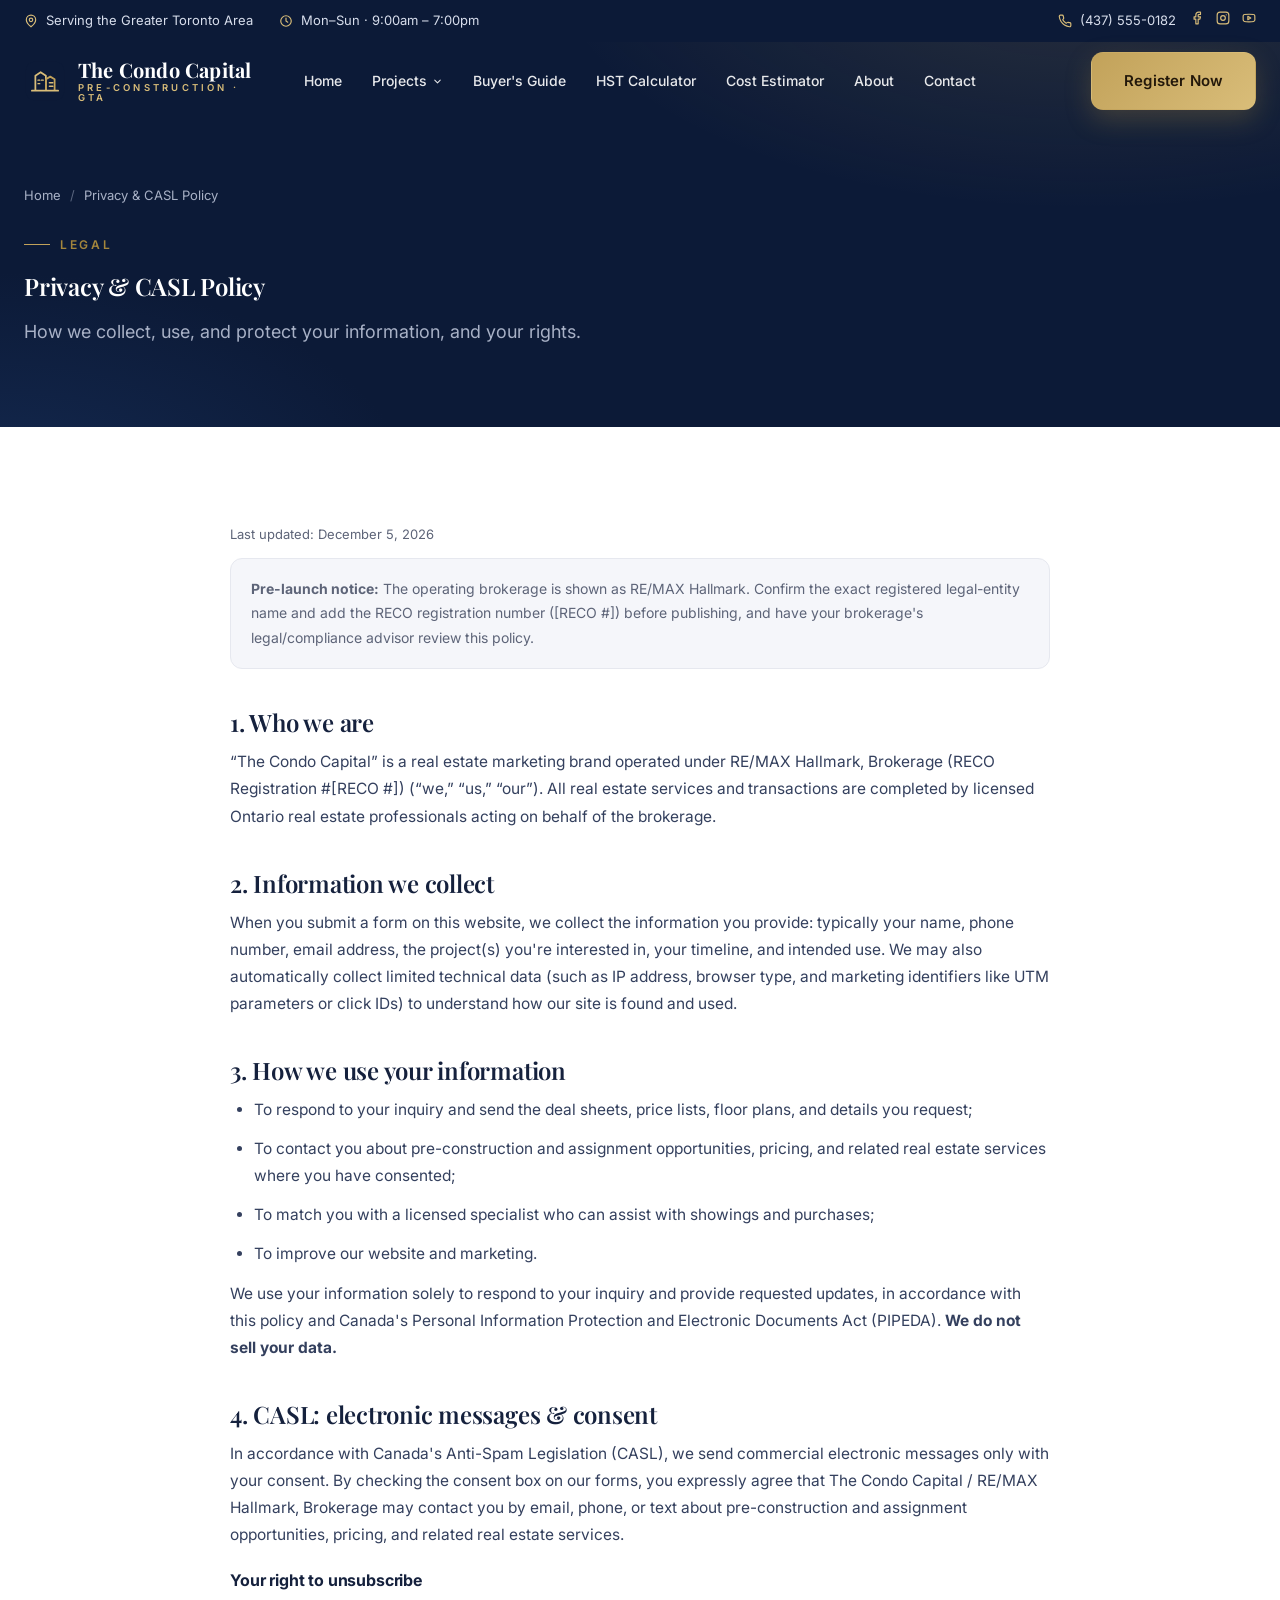
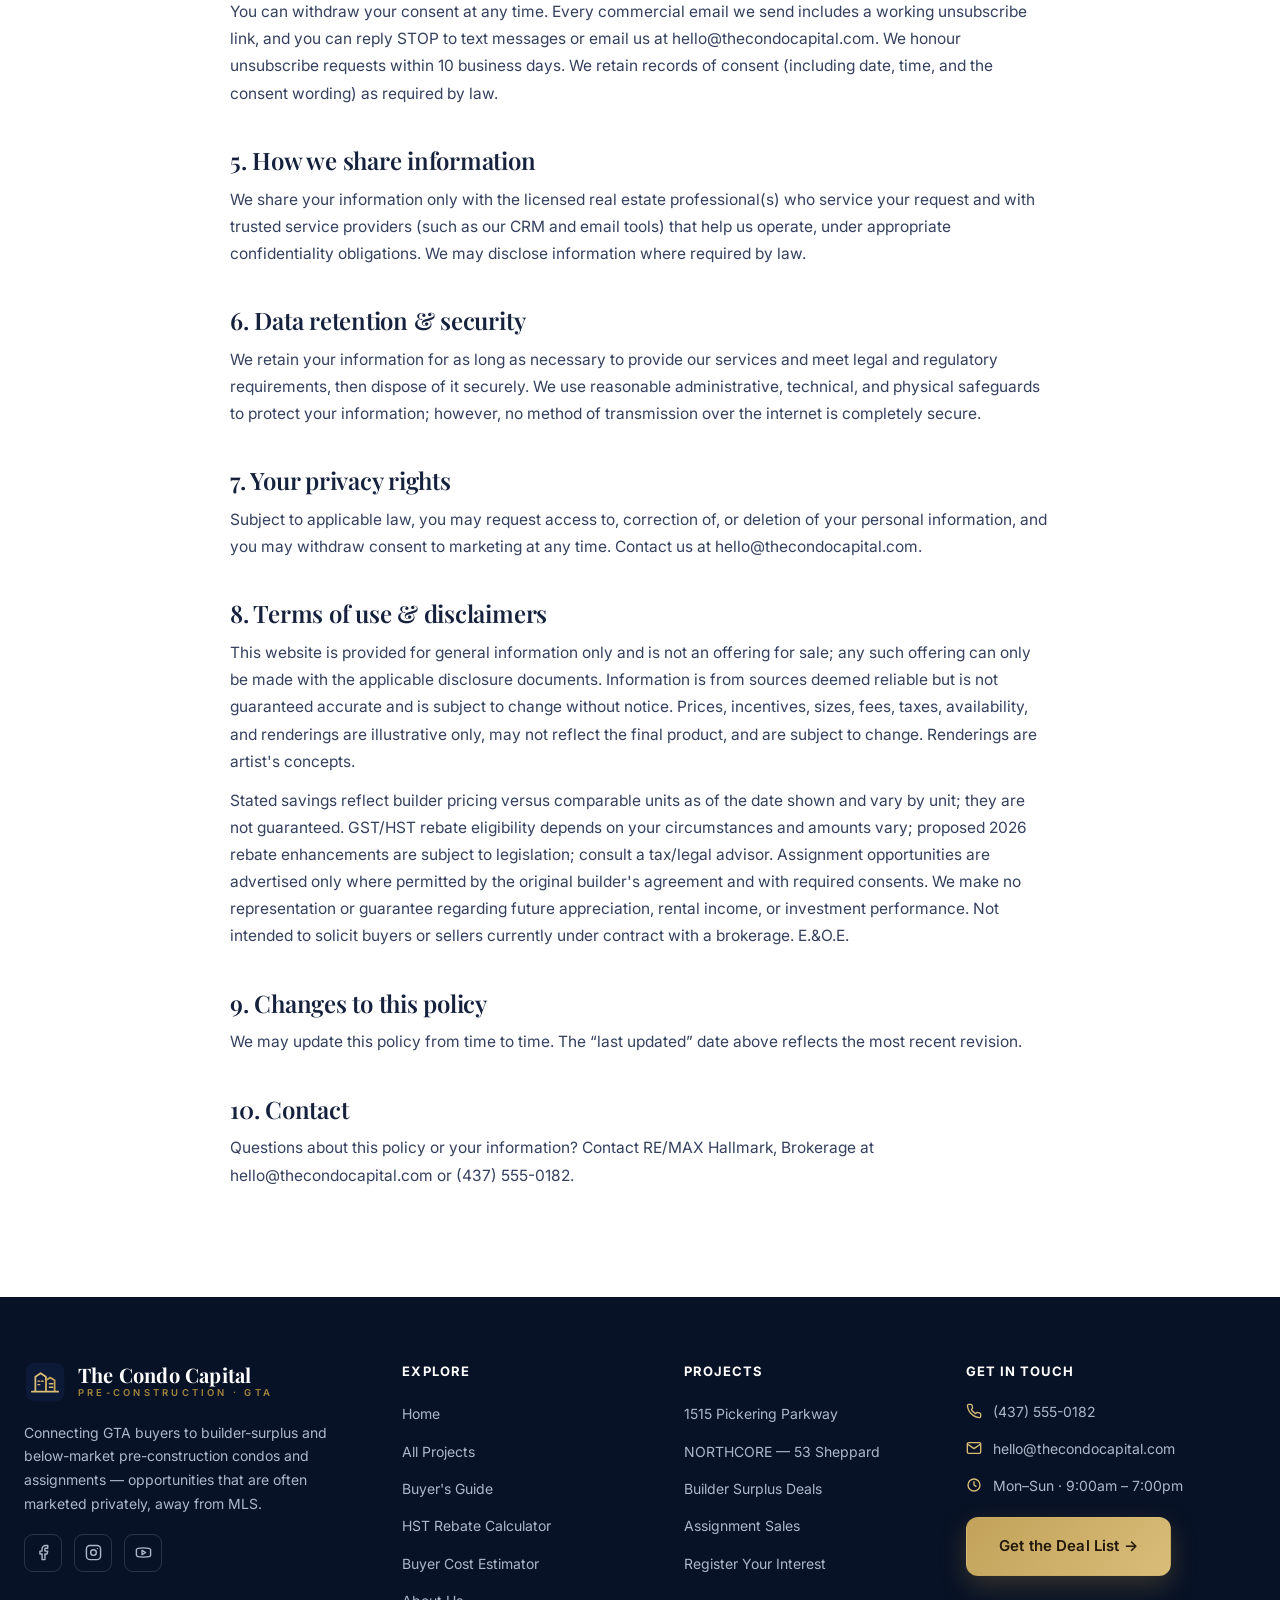
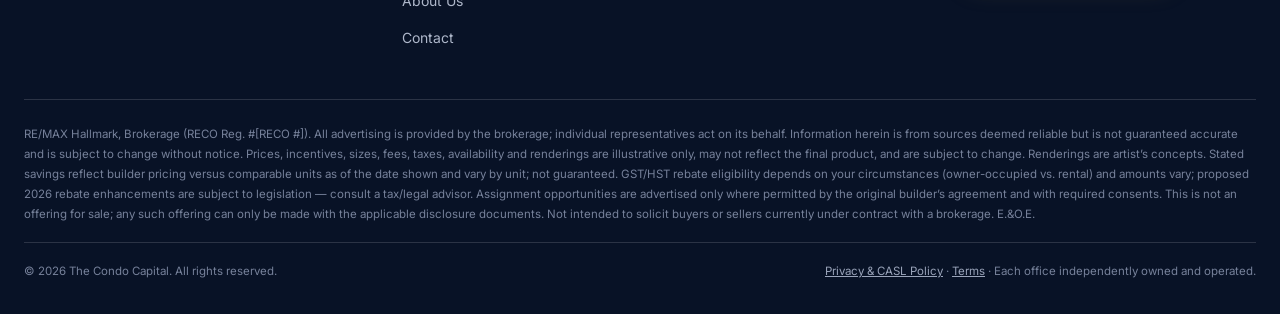
<file: privacy.html>
<!DOCTYPE html>
<html lang="en">
<head>
<!-- Google Tag Manager — replace GTM-XXXXXXX with your container ID (identical on every page; find-and-replace to swap all) -->
<script>(function(w,d,s,l,i){w[l]=w[l]||[];w[l].push({'gtm.start':
new Date().getTime(),event:'gtm.js'});var f=d.getElementsByTagName(s)[0],
j=d.createElement(s),dl=l!='dataLayer'?'&l='+l:'';j.async=true;j.src=
'https://www.googletagmanager.com/gtm.js?id='+i+dl;f.parentNode.insertBefore(j,f);
})(window,document,'script','dataLayer','GTM-XXXXXXX');</script>
<!-- End Google Tag Manager -->
<meta charset="UTF-8" />
<meta name="viewport" content="width=device-width, initial-scale=1.0" />
<title>Privacy & CASL Policy | The Condo Capital</title>
<meta name="description" content="How The Condo Capital collects, uses, and protects your information, our CASL consent and unsubscribe practices, and the terms of use for this website." />
<link rel="canonical" href="https://thecondocapital.com/privacy.html" />
<meta name="robots" content="index,follow" />
<meta name="theme-color" content="#0c1a37" />
<link rel="preconnect" href="https://fonts.googleapis.com">
<link rel="preconnect" href="https://fonts.gstatic.com" crossorigin>
<link href="https://fonts.googleapis.com/css2?family=Playfair+Display:ital,wght@0,500;0,600;0,700&family=Inter:wght@400;500;600;700&display=swap" rel="stylesheet">
<link rel="stylesheet" href="assets/css/site.css" />
<script type="application/ld+json">
{
  "@context": "https://schema.org",
  "@graph": [
    {
      "@type": "WebPage",
      "@id": "https://thecondocapital.com/privacy.html",
      "url": "https://thecondocapital.com/privacy.html",
      "name": "Privacy & CASL Policy — The Condo Capital",
      "isPartOf": { "@id": "https://thecondocapital.com/#website" }
    },
    {
      "@type": "BreadcrumbList",
      "itemListElement": [
        { "@type": "ListItem", "position": 1, "name": "Home", "item": "https://thecondocapital.com/" },
        { "@type": "ListItem", "position": 2, "name": "Privacy & CASL Policy", "item": "https://thecondocapital.com/privacy.html" }
      ]
    }
  ]
}
</script>
<style>
  .legaldoc{max-width:820px;margin:0 auto}
  .legaldoc h2{font-size:24px;margin:40px 0 12px}
  .legaldoc h3{font-family:var(--sans);font-size:16px;font-weight:700;margin:24px 0 8px}
  .legaldoc p,.legaldoc li{color:var(--ink-soft);font-size:15.5px;line-height:1.75;margin-bottom:12px}
  .legaldoc ul{padding-left:24px;margin-bottom:12px}
  .legaldoc .updated{color:var(--muted);font-size:13px}
  .legaldoc .note{background:var(--paper);border:1px solid var(--line);border-radius:12px;padding:18px 20px;font-size:14px;color:var(--muted)}
</style>
</head>
<body data-page="">
<!-- Google Tag Manager (noscript) -->
<noscript><iframe src="https://www.googletagmanager.com/ns.html?id=GTM-XXXXXXX" height="0" width="0" style="display:none;visibility:hidden"></iframe></noscript>
<!-- End Google Tag Manager (noscript) -->
<div id="site-header"></div>

<section class="pagehead">
  <div class="wrap">
    <div class="breadcrumb"><a href="index.html">Home</a><span class="sep">/</span><span>Privacy &amp; CASL Policy</span></div>
    <span class="kicker">Legal</span>
    <h1>Privacy &amp; CASL Policy</h1>
    <p>How we collect, use, and protect your information, and your rights.</p>
  </div>
</section>

<section class="section">
  <div class="wrap">
    <div class="legaldoc">
      <p class="updated">Last updated: <span id="lastUpdated"></span></p>

      <p class="note"><b>Pre-launch notice:</b> The operating brokerage is shown as RE/MAX Hallmark. Confirm the exact registered legal-entity name and add the RECO registration number ([RECO #]) before publishing, and have your brokerage's legal/compliance advisor review this policy.</p>

      <h2>1. Who we are</h2>
      <p>“The Condo Capital” is a real estate marketing brand operated under RE/MAX Hallmark, Brokerage (RECO Registration #[RECO #]) (“we,” “us,” “our”). All real estate services and transactions are completed by licensed Ontario real estate professionals acting on behalf of the brokerage.</p>

      <h2>2. Information we collect</h2>
      <p>When you submit a form on this website, we collect the information you provide: typically your name, phone number, email address, the project(s) you're interested in, your timeline, and intended use. We may also automatically collect limited technical data (such as IP address, browser type, and marketing identifiers like UTM parameters or click IDs) to understand how our site is found and used.</p>

      <h2>3. How we use your information</h2>
      <ul>
        <li>To respond to your inquiry and send the deal sheets, price lists, floor plans, and details you request;</li>
        <li>To contact you about pre-construction and assignment opportunities, pricing, and related real estate services where you have consented;</li>
        <li>To match you with a licensed specialist who can assist with showings and purchases;</li>
        <li>To improve our website and marketing.</li>
      </ul>
      <p>We use your information solely to respond to your inquiry and provide requested updates, in accordance with this policy and Canada's Personal Information Protection and Electronic Documents Act (PIPEDA). <b>We do not sell your data.</b></p>

      <h2>4. CASL: electronic messages &amp; consent</h2>
      <p>In accordance with Canada's Anti-Spam Legislation (CASL), we send commercial electronic messages only with your consent. By checking the consent box on our forms, you expressly agree that The Condo Capital / RE/MAX Hallmark, Brokerage may contact you by email, phone, or text about pre-construction and assignment opportunities, pricing, and related real estate services.</p>
      <h3>Your right to unsubscribe</h3>
      <p>You can withdraw your consent at any time. Every commercial email we send includes a working unsubscribe link, and you can reply STOP to text messages or email us at <a href="mailto:hello@thecondocapital.com">hello@thecondocapital.com</a>. We honour unsubscribe requests within 10 business days. We retain records of consent (including date, time, and the consent wording) as required by law.</p>

      <h2>5. How we share information</h2>
      <p>We share your information only with the licensed real estate professional(s) who service your request and with trusted service providers (such as our CRM and email tools) that help us operate, under appropriate confidentiality obligations. We may disclose information where required by law.</p>

      <h2>6. Data retention &amp; security</h2>
      <p>We retain your information for as long as necessary to provide our services and meet legal and regulatory requirements, then dispose of it securely. We use reasonable administrative, technical, and physical safeguards to protect your information; however, no method of transmission over the internet is completely secure.</p>

      <h2>7. Your privacy rights</h2>
      <p>Subject to applicable law, you may request access to, correction of, or deletion of your personal information, and you may withdraw consent to marketing at any time. Contact us at <a href="mailto:hello@thecondocapital.com">hello@thecondocapital.com</a>.</p>

      <h2>8. Terms of use &amp; disclaimers</h2>
      <p>This website is provided for general information only and is not an offering for sale; any such offering can only be made with the applicable disclosure documents. Information is from sources deemed reliable but is not guaranteed accurate and is subject to change without notice. Prices, incentives, sizes, fees, taxes, availability, and renderings are illustrative only, may not reflect the final product, and are subject to change. Renderings are artist's concepts.</p>
      <p>Stated savings reflect builder pricing versus comparable units as of the date shown and vary by unit; they are not guaranteed. GST/HST rebate eligibility depends on your circumstances and amounts vary; proposed 2026 rebate enhancements are subject to legislation; consult a tax/legal advisor. Assignment opportunities are advertised only where permitted by the original builder's agreement and with required consents. We make no representation or guarantee regarding future appreciation, rental income, or investment performance. Not intended to solicit buyers or sellers currently under contract with a brokerage. E.&amp;O.E.</p>

      <h2>9. Changes to this policy</h2>
      <p>We may update this policy from time to time. The “last updated” date above reflects the most recent revision.</p>

      <h2>10. Contact</h2>
      <p>Questions about this policy or your information? Contact RE/MAX Hallmark, Brokerage at <a href="mailto:hello@thecondocapital.com">hello@thecondocapital.com</a> or <a href="tel:+14375550182">(437) 555-0182</a>.</p>
    </div>
  </div>
</section>

<div id="site-footer"></div>
<script src="assets/js/site.js"></script>
<script>document.getElementById('lastUpdated').textContent=new Date().toLocaleDateString('en-CA',{year:'numeric',month:'long',day:'numeric'});</script>
</body>
</html>
</file>
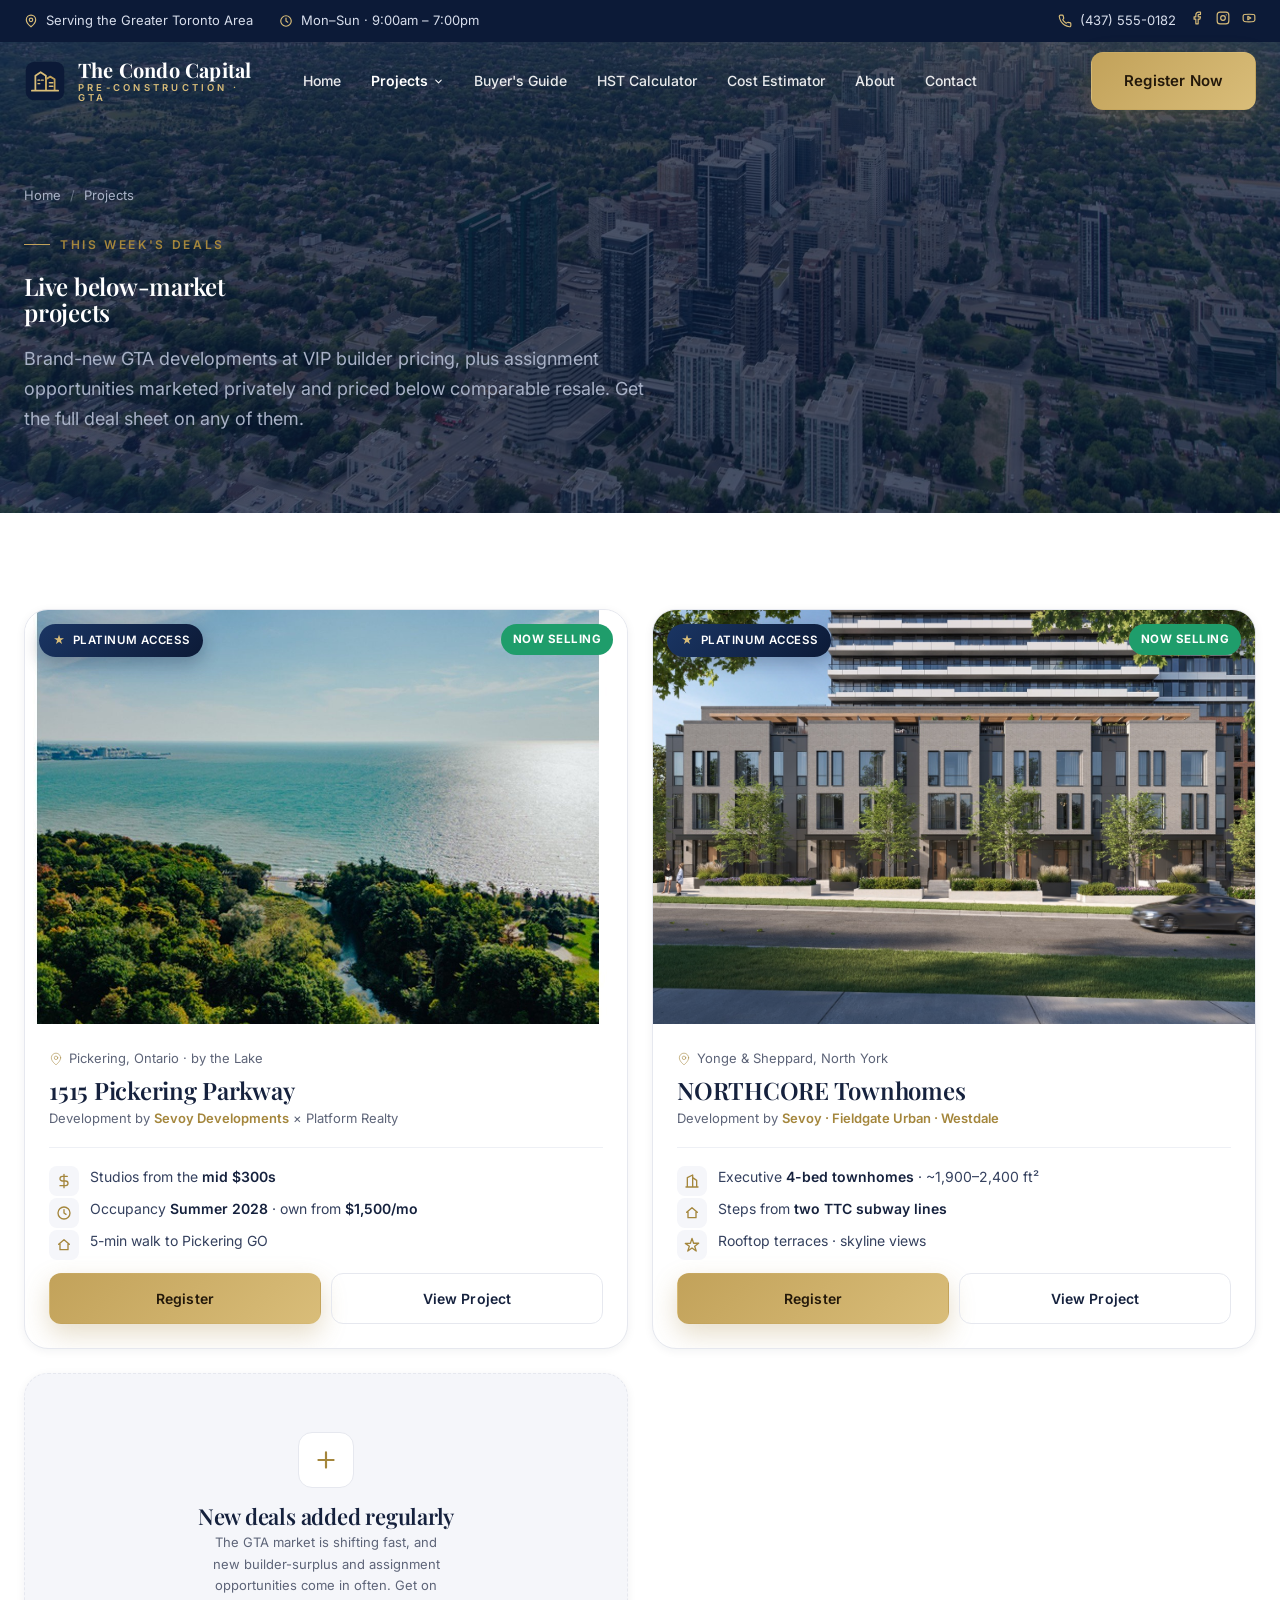
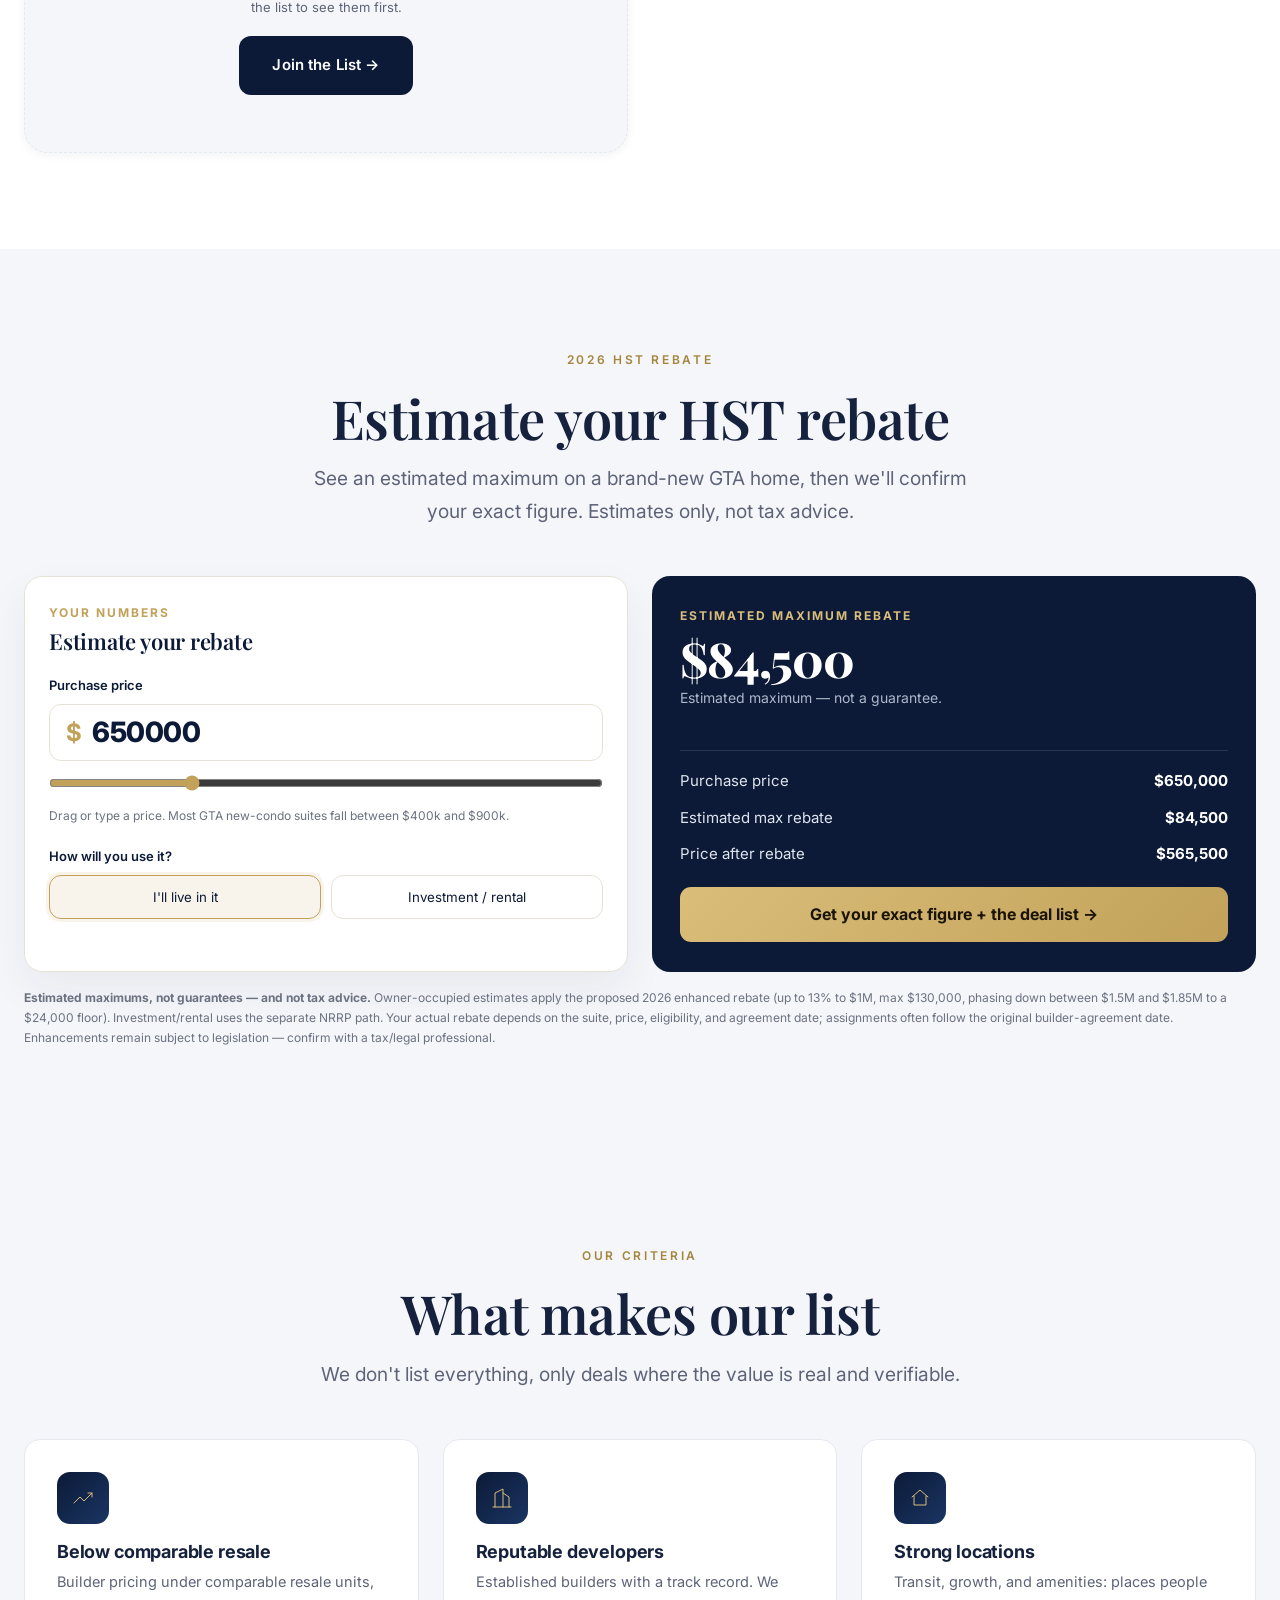
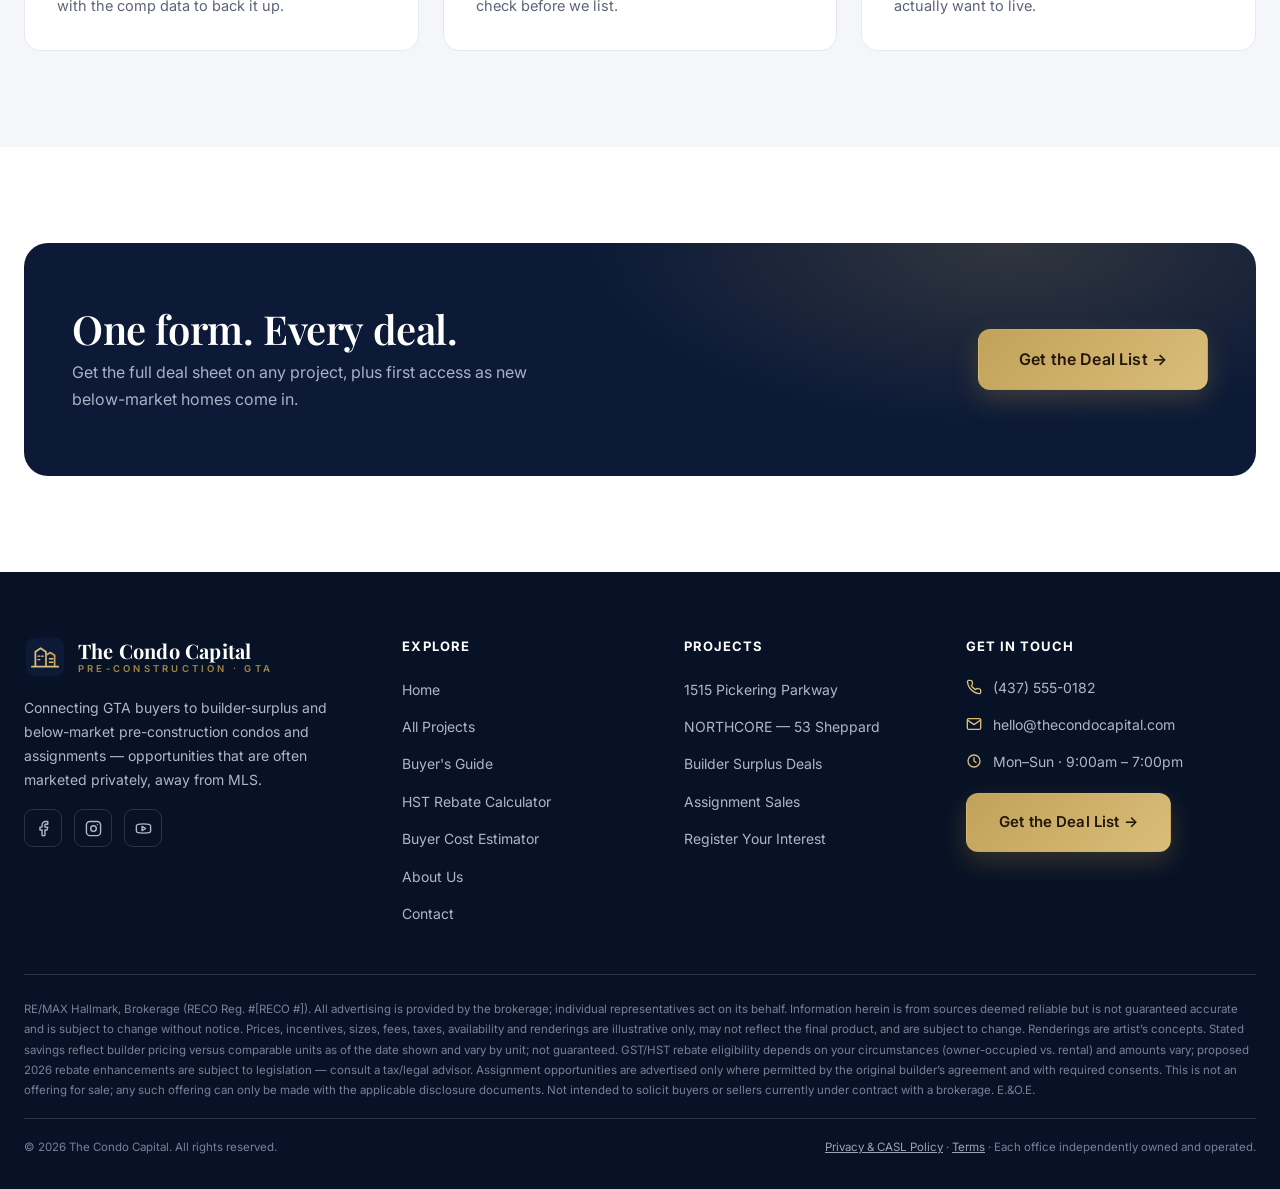
<file: projects.html>
<!DOCTYPE html>
<html lang="en">
<head>
<!-- Google Tag Manager — replace GTM-XXXXXXX with your container ID (identical on every page; find-and-replace to swap all) -->
<script>(function(w,d,s,l,i){w[l]=w[l]||[];w[l].push({'gtm.start':
new Date().getTime(),event:'gtm.js'});var f=d.getElementsByTagName(s)[0],
j=d.createElement(s),dl=l!='dataLayer'?'&l='+l:'';j.async=true;j.src=
'https://www.googletagmanager.com/gtm.js?id='+i+dl;f.parentNode.insertBefore(j,f);
})(window,document,'script','dataLayer','GTM-XXXXXXX');</script>
<!-- End Google Tag Manager -->
<meta charset="UTF-8" />
<meta name="viewport" content="width=device-width, initial-scale=1.0" />
<title>Projects — Live Below-Market GTA Condo Deals | The Condo Capital</title>
<meta name="description" content="Browse live builder-surplus and assignment pre-construction condo deals across the GTA — 1515 Pickering Parkway and NORTHCORE at Yonge & Sheppard. Below comparable resale, often marketed privately." />
<link rel="canonical" href="https://thecondocapital.com/projects.html" />
<meta property="og:title" content="Live Below-Market GTA Condo Deals" />
<meta property="og:description" content="Browse live builder-surplus and assignment pre-construction deals across the GTA." />
<meta property="og:image" content="assets/img/northcore-aerial.jpg" />
<meta name="theme-color" content="#0c1a37" />
<link rel="preconnect" href="https://fonts.googleapis.com">
<link rel="preconnect" href="https://fonts.gstatic.com" crossorigin>
<link href="https://fonts.googleapis.com/css2?family=Playfair+Display:ital,wght@0,500;0,600;0,700;1,500;1,600&family=Inter:wght@400;500;600;700&display=swap" rel="stylesheet">
<link rel="stylesheet" href="assets/css/site.css" />
<script type="application/ld+json">
{
  "@context": "https://schema.org",
  "@graph": [
    {
      "@type": "CollectionPage",
      "@id": "https://thecondocapital.com/projects.html",
      "url": "https://thecondocapital.com/projects.html",
      "name": "GTA Pre-Construction & Assignment Projects",
      "description": "Available builder-surplus and assignment-sale pre-construction condo projects across the Greater Toronto Area.",
      "isPartOf": { "@id": "https://thecondocapital.com/#website" },
      "about": { "@id": "https://thecondocapital.com/#org" }
    },
    {
      "@type": "ItemList",
      "itemListElement": [
        { "@type": "ListItem", "position": 1, "name": "1515 Pickering Parkway", "url": "https://thecondocapital.com/1515-pickering.html" },
        { "@type": "ListItem", "position": 2, "name": "NORTHCORE — Yonge & Sheppard", "url": "https://thecondocapital.com/northcore.html" }
      ]
    },
    {
      "@type": "BreadcrumbList",
      "itemListElement": [
        { "@type": "ListItem", "position": 1, "name": "Home", "item": "https://thecondocapital.com/" },
        { "@type": "ListItem", "position": 2, "name": "Projects", "item": "https://thecondocapital.com/projects.html" }
      ]
    }
  ]
}
</script>
</head>
<body data-page="projects">
<!-- Google Tag Manager (noscript) -->
<noscript><iframe src="https://www.googletagmanager.com/ns.html?id=GTM-XXXXXXX" height="0" width="0" style="display:none;visibility:hidden"></iframe></noscript>
<!-- End Google Tag Manager (noscript) -->
<div id="site-header"></div>

<!-- ============ PAGE HEAD ============ -->
<section class="pagehead with-img">
  <div class="ph-bg"><img src="assets/img/northcore-aerial.jpg" alt="Aerial of the GTA" /></div>
  <div class="wrap">
    <div class="breadcrumb"><a href="index.html">Home</a><span class="sep">/</span><span>Projects</span></div>
    <span class="kicker">This Week's Deals</span>
    <h1>Live below-market projects</h1>
    <p>Brand-new GTA developments at VIP builder pricing, plus assignment opportunities marketed privately and priced below comparable resale. Get the full deal sheet on any of them.</p>
  </div>
</section>

<!-- ============ PROJECT GRID ============ -->
<section class="section">
  <div class="wrap">
    <div class="grid grid-2">

      <article class="pcard reveal" data-project-card>
        <div class="pcard-img">
          <span class="ribbon"><span class="star">★</span> Platinum Access</span>
          <span class="status available">Now Selling</span>
          <img src="assets/img/pickering-lake.jpg" alt="1515 Pickering Parkway" />
        </div>
        <div class="pcard-body">
          <div class="pcard-loc"><svg viewBox="0 0 24 24" fill="none" stroke-linecap="round" stroke-linejoin="round"><path d="M20 10c0 6-8 12-8 12s-8-6-8-12a8 8 0 0116 0z"/><circle cx="12" cy="10" r="3"/></svg> Pickering, Ontario · by the Lake</div>
          <h3>1515 Pickering Parkway</h3>
          <p class="dev">Development by <a href="1515-pickering.html">Sevoy Developments</a> × Platform Realty</p>
          <div class="pcard-meta">
            <div class="m"><span class="mi"><svg width="16" height="16" viewBox="0 0 24 24" fill="none" stroke="currentColor" stroke-width="2" stroke-linecap="round" stroke-linejoin="round"><path d="M12 2v20M17 5H9.5a3.5 3.5 0 000 7h5a3.5 3.5 0 010 7H6"/></svg></span> Studios from the <b>mid $300s</b></div>
            <div class="m"><span class="mi"><svg width="16" height="16" viewBox="0 0 24 24" fill="none" stroke="currentColor" stroke-width="2" stroke-linecap="round" stroke-linejoin="round"><circle cx="12" cy="12" r="9"/><path d="M12 7v5l3 2"/></svg></span> Occupancy <b>Summer 2028</b> · own from <b>$1,500/mo</b></div>
            <div class="m"><span class="mi"><svg width="16" height="16" viewBox="0 0 24 24" fill="none" stroke="currentColor" stroke-width="2" stroke-linecap="round" stroke-linejoin="round"><path d="M4 11l8-7 8 7M6 10v9h12v-9"/></svg></span> 5-min walk to Pickering GO</div>
          </div>
          <div class="pcard-cta">
            <a class="btn btn-gold" href="contact.html">Register</a>
            <a class="btn btn-outline" href="1515-pickering.html">View Project</a>
          </div>
        </div>
      </article>

      <article class="pcard reveal" data-project-card>
        <div class="pcard-img">
          <span class="ribbon"><span class="star">★</span> Platinum Access</span>
          <span class="status available">Now Selling</span>
          <img src="assets/img/northcore-townhome.jpg" alt="NORTHCORE executive townhomes at Yonge & Sheppard" />
        </div>
        <div class="pcard-body">
          <div class="pcard-loc"><svg viewBox="0 0 24 24" fill="none" stroke-linecap="round" stroke-linejoin="round"><path d="M20 10c0 6-8 12-8 12s-8-6-8-12a8 8 0 0116 0z"/><circle cx="12" cy="10" r="3"/></svg> Yonge &amp; Sheppard, North York</div>
          <h3>NORTHCORE Townhomes</h3>
          <p class="dev">Development by <a href="northcore.html">Sevoy · Fieldgate Urban · Westdale</a></p>
          <div class="pcard-meta">
            <div class="m"><span class="mi"><svg width="16" height="16" viewBox="0 0 24 24" fill="none" stroke="currentColor" stroke-width="2" stroke-linecap="round" stroke-linejoin="round"><path d="M3 21h18M5 21V7l8-4v18M19 21V11l-6-4"/></svg></span> Executive <b>4-bed townhomes</b> · ~1,900–2,400 ft²</div>
            <div class="m"><span class="mi"><svg width="16" height="16" viewBox="0 0 24 24" fill="none" stroke="currentColor" stroke-width="2" stroke-linecap="round" stroke-linejoin="round"><path d="M4 11l8-7 8 7M6 10v9h12v-9"/></svg></span> Steps from <b>two TTC subway lines</b></div>
            <div class="m"><span class="mi"><svg width="16" height="16" viewBox="0 0 24 24" fill="none" stroke="currentColor" stroke-width="2" stroke-linecap="round" stroke-linejoin="round"><path d="M12 2l2.4 7.4H22l-6 4.4 2.3 7.2-6.3-4.6L5.7 21 8 14 2 9.6h7.6z"/></svg></span> Rooftop terraces · skyline views</div>
          </div>
          <div class="pcard-cta">
            <a class="btn btn-gold" href="contact.html">Register</a>
            <a class="btn btn-outline" href="northcore.html">View Project</a>
          </div>
        </div>
      </article>

      <!-- More deals placeholder -->
      <article class="pcard reveal" style="border-style:dashed;background:var(--paper);justify-content:center;align-items:center;text-align:center;min-height:380px">
        <div class="pcard-body" style="align-items:center;justify-content:center">
          <div class="bi" style="width:56px;height:56px;border-radius:14px;background:#fff;border:1px solid var(--line);display:flex;align-items:center;justify-content:center;margin-bottom:16px;color:var(--gold-deep)"><svg width="26" height="26" viewBox="0 0 24 24" fill="none" stroke="currentColor" stroke-width="2" stroke-linecap="round" stroke-linejoin="round"><path d="M12 5v14M5 12h14"/></svg></div>
          <h3 style="font-size:22px">New deals added regularly</h3>
          <p class="dev" style="max-width:30ch;margin-bottom:18px">The GTA market is shifting fast, and new builder-surplus and assignment opportunities come in often. Get on the list to see them first.</p>
          <a class="btn btn-navy" href="contact.html">Join the List →</a>
        </div>
      </article>

    </div>
  </div>
</section>

<!-- ============ HST REBATE CALCULATOR ============ -->
<section class="section bg-paper">
  <div class="wrap">
    <div class="section-head center reveal">
      <span class="kicker solo" style="justify-content:center">2026 HST Rebate</span>
      <h2 class="h-xl">Estimate your HST rebate</h2>
      <p class="lead maxw" style="margin-top:14px">See an estimated maximum on a brand-new GTA home, then we'll confirm your exact figure. Estimates only, not tax advice.</p>
    </div>
    <div data-hst-calc data-source="projects"></div>
  </div>
</section>

<!-- ============ WHAT WE LOOK FOR ============ -->
<section class="section bg-paper">
  <div class="wrap">
    <div class="section-head center reveal">
      <span class="kicker solo" style="justify-content:center">Our Criteria</span>
      <h2 class="h-xl">What makes our list</h2>
      <p class="lead maxw" style="margin-top:14px">We don't list everything, only deals where the value is real and verifiable.</p>
    </div>
    <div class="benefits reveal">
      <div class="benefit"><div class="bi"><svg viewBox="0 0 24 24" fill="none" stroke-linecap="round" stroke-linejoin="round"><path d="m3 17 6-6 4 4 8-8M17 7h4v4"/></svg></div><h4>Below comparable resale</h4><p>Builder pricing under comparable resale units, with the comp data to back it up.</p></div>
      <div class="benefit"><div class="bi"><svg viewBox="0 0 24 24" fill="none" stroke-linecap="round" stroke-linejoin="round"><path d="M3 21h18M5 21V7l8-4v18M19 21V11l-6-4"/></svg></div><h4>Reputable developers</h4><p>Established builders with a track record. We check before we list.</p></div>
      <div class="benefit"><div class="bi"><svg viewBox="0 0 24 24" fill="none" stroke-linecap="round" stroke-linejoin="round"><path d="M4 11l8-7 8 7M6 10v9h12v-9"/></svg></div><h4>Strong locations</h4><p>Transit, growth, and amenities: places people actually want to live.</p></div>
    </div>
  </div>
</section>

<!-- ============ CTA BAND ============ -->
<section class="section">
  <div class="wrap">
    <div class="ctaband reveal"><div class="ctaband-in">
      <div><h2 class="h-lg">One form. Every deal.</h2><p>Get the full deal sheet on any project, plus first access as new below-market homes come in.</p></div>
      <a class="btn btn-gold btn-lg" href="contact.html">Get the Deal List →</a>
    </div></div>
  </div>
</section>

<div id="site-footer"></div>
<script src="assets/js/site.js"></script>
<script src="assets/js/hst-calc.js"></script>
</body>
</html>
</file>
<file: assets/css/site.css>
/* =========================================================================
   THE CONDO CAPITAL — Design System
   Premium navy + champagne gold. Playfair Display (serif display) + Inter.
   Structure inspired by Caivan; premium feel inspired by Platinum Condo Deals.
   ========================================================================= */

/* ---------- Tokens ---------- */
:root{
  --navy:#0c1a37;
  --navy-2:#11244a;
  --navy-3:#1a3563;
  --navy-glass:rgba(10,21,45,.78);
  --ink:#15213d;
  --ink-soft:#34405e;
  --muted:#5d6478;
  --muted-d:#a8b1c6;
  --gold:#c2a25a;
  --gold-2:#d9bd79;
  --gold-deep:#a4863c;
  --paper:#f5f6fa;
  --cream:#faf9f5;
  --white:#ffffff;
  --line:#e6e8ef;
  --line-2:#eef0f5;
  --line-d:rgba(255,255,255,.14);
  --ok:#1f9d6b;
  --ok-bg:#e7f5ee;
  --amber:#c98a2b;
  --amber-bg:#fbf1df;
  --grey:#8a93a6;
  --grey-bg:#eceef3;
  --shadow-sm:0 2px 10px rgba(12,26,55,.06);
  --shadow:0 14px 40px rgba(12,26,55,.10);
  --shadow-lg:0 30px 70px rgba(12,26,55,.18);

  /* ---- Design-token scale (Figma) — see design-tokens.md ---- */
  /* Spacing */
  --space-0:0px;  --space-2:2px;  --space-4:4px;   --space-8:8px;   --space-12:12px;
  --space-16:16px; --space-24:24px; --space-32:32px; --space-40:40px; --space-48:48px;
  --space-64:64px; --space-80:80px; --space-96:96px;
  /* Corner radius */
  --radius-xs:2px; --radius-sm:4px; --radius-lg:8px; --radius-xl:12px;
  --radius-2xl:16px; --radius-3xl:24px; --radius-4xl:32px; --radius-full:9999px;
  /* Border width */
  --border-hair:.75px; --border:1px; --border-strong:1.5px; --border-heavy:2px;
  /* Page gutter (token-aligned) */
  --gutter:24px;
  /* Fixed-header height (topbar + nav); measured live in site.js */
  --header-h:121px;

  /* Component radii mapped onto the scale */
  --r:var(--radius-2xl);     /* cards / panels — was 14px */
  --r-lg:var(--radius-3xl);  /* large cards / feature — was 22px */
  --serif:'Playfair Display',Georgia,'Times New Roman',serif;
  --sans:'Inter',-apple-system,BlinkMacSystemFont,'Segoe UI',Roboto,sans-serif;
  --container:1440px;
  --ease:cubic-bezier(.22,.61,.36,1);
}

*,*::before,*::after{margin:0;padding:0;box-sizing:border-box}
html{scroll-behavior:smooth;-webkit-text-size-adjust:100%}
body{
  font-family:var(--sans);background:var(--white);color:var(--ink);
  line-height:1.65;-webkit-font-smoothing:antialiased;text-rendering:optimizeLegibility;
  overflow-x:hidden;
}
a{color:inherit;text-decoration:none}
img{display:block;max-width:100%}
button{font-family:inherit;cursor:pointer}
::selection{background:var(--gold);color:var(--navy)}

/* ---------- Layout ---------- */
.wrap{max-width:var(--container);margin:0 auto;padding:0 var(--gutter)}
.section{padding:var(--space-96) 0}
.section-sm{padding:var(--space-64) 0}
.bg-paper{background:var(--paper)}
.bg-cream{background:var(--cream)}
.bg-navy{background:var(--navy);color:#fff}
.center{text-align:center}
.maxw{max-width:680px}
.center .maxw{margin-left:auto;margin-right:auto}

/* ---------- Typography ---------- */
.kicker{
  display:inline-flex;align-items:center;gap:10px;font-size:12px;font-weight:600;
  letter-spacing:.22em;text-transform:uppercase;color:var(--gold-deep);margin-bottom:18px;
}
.kicker::before{content:"";width:26px;height:1.5px;background:var(--gold)}
.bg-navy .kicker{color:var(--gold-2)}
.kicker.solo::before{display:none}

h1,h2,h3,h4{font-family:var(--serif);font-weight:600;line-height:1.12;letter-spacing:-.01em;color:var(--ink)}
.bg-navy h1,.bg-navy h2,.bg-navy h3,.bg-navy h4{color:#fff}
.display{font-size:clamp(38px,6vw,72px);font-weight:700;line-height:1.04;letter-spacing:-.02em}
.h-xl{font-size:clamp(32px,4.6vw,54px)}
.h-lg{font-size:clamp(27px,3.4vw,40px)}
.h-md{font-size:clamp(22px,2.4vw,28px)}
.lead{font-family:var(--sans);font-size:clamp(17px,1.5vw,20px);color:var(--muted);line-height:1.7;font-weight:400}
.bg-navy .lead{color:var(--muted-d)}
.eyebrow-gold{color:var(--gold-deep)}
.serif-italic{font-style:italic}
.section-head{margin-bottom:var(--space-48)}

/* ---------- Buttons ---------- */
.btn{
  display:inline-flex;align-items:center;justify-content:center;gap:10px;
  font-family:var(--sans);font-weight:600;font-size:15px;letter-spacing:.01em;
  padding:16px 32px;border-radius:var(--radius-xl);border:var(--border-strong) solid transparent;
  transition:transform .25s var(--ease),background .2s,color .2s,box-shadow .25s,border-color .2s;
  white-space:nowrap;cursor:pointer;
}
.btn .ar{transition:transform .25s var(--ease)}
.btn:hover .ar{transform:translateX(4px)}
.btn-gold{background:linear-gradient(135deg,var(--gold),var(--gold-2));color:#23180a;box-shadow:0 10px 26px rgba(164,134,60,.28)}
.btn-gold:hover{transform:translateY(-2px);box-shadow:0 16px 34px rgba(164,134,60,.4)}
.btn-navy{background:var(--navy);color:#fff}
.btn-navy:hover{background:var(--navy-3);transform:translateY(-2px)}
.btn-outline{background:transparent;color:var(--ink);border-color:var(--line)}
.btn-outline:hover{border-color:var(--navy);background:var(--navy);color:#fff;transform:translateY(-2px)}
.bg-navy .btn-outline,.btn-outline-light{background:transparent;color:#fff;border-color:rgba(255,255,255,.4)}
.bg-navy .btn-outline:hover,.btn-outline-light:hover{background:#fff;color:var(--navy);border-color:#fff}
.btn-lg{padding:16px 40px;font-size:16px}
.btn-block{width:100%}
.link-gold{color:var(--gold-deep);font-weight:600;display:inline-flex;align-items:center;gap:7px;
  border-bottom:1.5px solid transparent;padding-bottom:1px;transition:border-color .2s,gap .2s}
.link-gold:hover{border-color:var(--gold);gap:11px}

/* ---------- Top utility bar ---------- */
.topbar{background:var(--navy);color:#d8deec;font-size:13px;overflow:hidden}
.topbar .wrap{display:flex;align-items:center;justify-content:space-between;height:42px;gap:20px;
  transition:height .3s var(--ease),opacity .25s var(--ease)}
.topbar a{color:#d8deec;transition:color .2s}
.topbar a:hover{color:var(--gold-2)}
.topbar .tb-left{display:flex;gap:26px;align-items:center}
.topbar .tb-item{display:flex;align-items:center;gap:8px}
.topbar svg{width:14px;height:14px;flex-shrink:0;stroke:var(--gold-2)}
.topbar .tb-right{display:flex;gap:14px;align-items:center}
.topbar .tb-soc{display:flex;gap:12px}
@media(max-width:880px){.topbar .tb-item.hours,.topbar .tb-soc{display:none}}
/* Below this the area label + phone fight for space on one 42px line and wrap.
   Keep only the tappable phone and center it. */
@media(max-width:600px){.topbar .tb-left{display:none}.topbar .wrap{justify-content:center}}

/* ---------- Header / Nav ---------- */
/* Header overlays the hero/pagehead so a transparent nav reveals the dark
   section behind it (not the white page body). site.js sets --header-h and
   toggles .scrolled on #site-header after a small scroll. */
#site-header{position:fixed;top:0;left:0;right:0;z-index:100;transition:box-shadow .3s var(--ease)}
#site-header.scrolled{box-shadow:var(--shadow-sm)}
.nav{position:relative;background:rgba(255,255,255,.92);
  backdrop-filter:saturate(160%) blur(14px);-webkit-backdrop-filter:saturate(160%) blur(14px);
  border-bottom:1px solid var(--line);
  transition:background .3s var(--ease),border-color .3s var(--ease),box-shadow .3s var(--ease)}
/* brand left · menu centered · CTA right */
.nav .wrap{display:grid;grid-template-columns:1fr auto 1fr;align-items:center;height:78px;gap:28px;
  transition:height .3s var(--ease)}
/* Desktop: header is transparent over the dark hero/pagehead until you hover it
   or scroll (then it turns solid white and shrinks for a compact sticky bar). */
@media(min-width:1041px){
  #site-header:not(:hover):not(.scrolled) .nav{
    background:transparent;backdrop-filter:none;-webkit-backdrop-filter:none;
    border-bottom-color:transparent;box-shadow:none;
  }
  #site-header:not(:hover):not(.scrolled) .logo-text .b1{color:#fff}
  #site-header:not(:hover):not(.scrolled) .logo-text .b2{color:var(--gold-2)}
  #site-header:not(:hover):not(.scrolled) .nav-links>li>a{color:rgba(255,255,255,.9)}
  #site-header:not(:hover):not(.scrolled) .nav-links>li.active>a{color:#fff}
  /* Compact once scrolled: collapse the utility bar and shrink the nav row */
  #site-header.scrolled .topbar .wrap{height:0;opacity:0}
  #site-header.scrolled .nav .wrap{height:60px}
  #site-header.scrolled .nav-cta{padding:9px 20px;font-size:14px}
}
.brand{display:flex;align-items:center;gap:12px;flex-shrink:0}
.brand .logo-mark{width:42px;height:42px;flex-shrink:0}
.brand .logo-text{display:flex;flex-direction:column;line-height:1}
.brand .logo-text .b1{font-family:var(--serif);font-weight:700;font-size:20px;letter-spacing:.01em;color:var(--navy);transition:color .3s var(--ease)}
.brand .logo-text .b2{font-size:9.5px;letter-spacing:.34em;text-transform:uppercase;color:var(--gold-deep);font-weight:600;margin-top:3px;transition:color .3s var(--ease)}
.nav-links{display:flex;align-items:center;gap:6px;justify-self:center}
.nav-links>li{position:relative;list-style:none}
.nav-links>li>a{display:flex;align-items:center;gap:5px;padding:9px 12px;font-size:14px;font-weight:500;white-space:nowrap;color:var(--ink-soft);border-radius:8px;transition:color .2s,background .2s}
.nav-links>li>a:hover{color:var(--navy)}
.nav-links>li.active>a{color:var(--navy);font-weight:600}
.nav-links .caret{width:11px;height:11px;stroke:currentColor;transition:transform .25s}
.nav-links>li:hover .caret{transform:rotate(180deg)}
/* dropdown */
.dropdown{position:absolute;top:calc(100% + 8px);left:0;min-width:300px;background:#fff;
  border:1px solid var(--line);border-radius:var(--radius-2xl);box-shadow:var(--shadow);padding:12px;
  opacity:0;visibility:hidden;transform:translateY(8px);transition:all .22s var(--ease);z-index:120}
.nav-links>li:hover .dropdown,.dropdown:hover{opacity:1;visibility:visible;transform:translateY(0)}
.dropdown a{display:flex;gap:12px;align-items:flex-start;padding:11px 13px;border-radius:10px;transition:background .18s}
.dropdown a:hover{background:var(--paper)}
.dropdown .di-ic{width:34px;height:34px;border-radius:8px;flex-shrink:0;background:var(--navy);
  display:flex;align-items:center;justify-content:center;color:var(--gold-2);font-size:15px}
.dropdown .di-t{font-size:14.5px;font-weight:600;color:var(--ink)}
.dropdown .di-s{font-size:12.5px;color:var(--muted);line-height:1.45}
.nav-cta{justify-self:end;transition:padding .3s var(--ease),font-size .3s var(--ease),background .2s,box-shadow .25s,transform .25s var(--ease)}
.nav-toggle{display:none;width:44px;height:44px;border:1px solid var(--line);border-radius:var(--radius-xl);background:#fff;flex-direction:column;gap:4px;align-items:center;justify-content:center}
.nav-toggle span{width:20px;height:2px;background:var(--navy);border-radius:2px;transition:.25s}
.nav-toggle.open span:nth-child(1){transform:translateY(7px) rotate(45deg)}
.nav-toggle.open span:nth-child(2){opacity:0}
.nav-toggle.open span:nth-child(3){transform:translateY(-7px) rotate(-45deg)}

@media(max-width:1040px){
  /* The closed off-canvas drawer (.nav-links, position:fixed, translateX(100%))
     sits a full viewport-width off the right edge. body{overflow-x:hidden} does
     NOT clip a fixed child on real mobile browsers, so the page becomes pannable
     and the hero shifts under the fixed header. Clip at the root too — scoped to
     mobile, where no sticky elements are active, so it can't break them. */
  html{overflow-x:hidden}
  /* backdrop-filter on .nav makes it the containing block for position:fixed
     children, which collapses/offsets the mobile menu panel. Drop it on mobile. */
  .nav{backdrop-filter:none;-webkit-backdrop-filter:none;background:#fff}
  /* back to a simple bar on mobile: brand left, CTA + menu toggle right */
  .nav .wrap{display:flex;align-items:center;gap:14px}
  .brand{margin-right:auto}
  /* Right-anchored slide-out drawer. Explicit right/left/width (not inset:0 0)
     so the desktop grid's justify-self can't shrink-wrap it mid-page. */
  .nav-links{position:fixed;top:var(--header-h);right:0;bottom:0;left:auto;width:min(380px,100%);
    justify-self:auto;flex-direction:column;align-items:stretch;gap:2px;
    background:#fff;padding:20px 24px;overflow-y:auto;transform:translateX(100%);
    transition:transform .3s var(--ease);border-top:1px solid var(--line);box-shadow:-12px 0 40px rgba(12,26,55,.16)}
  .nav-links.open{transform:translateX(0)}
  .nav-links>li>a{padding:15px 6px;font-size:17px;border-bottom:1px solid var(--line-2);border-radius:0}
  .nav-links .caret{margin-left:auto}
  .dropdown{position:static;opacity:1;visibility:visible;transform:none;box-shadow:none;border:none;
    min-width:0;padding:4px 0 10px 10px;display:none}
  .nav-links>li.mobile-open .dropdown{display:block}
  .nav-cta{justify-self:auto;margin:0}
  .nav-toggle{display:flex}
}

/* ---------- Hero (home, full-bleed) ---------- */
.hero{position:relative;min-height:640px;display:flex;align-items:center;color:#fff;overflow:hidden;padding-top:var(--header-h)}
.hero-bg{position:absolute;inset:0;z-index:0}
.hero-bg img{width:100%;height:100%;object-fit:cover}
.hero-bg::after{content:"";position:absolute;inset:0;z-index:1;
  background:linear-gradient(180deg,rgba(8,17,38,.62) 0%,rgba(8,17,38,.48) 45%,rgba(8,17,38,.82) 100%)}
/* Crossfade hero slideshow: first <img> is the LCP base (opacity 1); the rest fade over it. */
.hero-bg.slides{background:#0c1a37}
.hero-bg.slides img{position:absolute;inset:0;width:100%;height:100%;object-fit:cover}
.hero-bg.slides img+img{opacity:0;animation:heroSlide 16s ease-in-out infinite}
.hero-bg.slides img:nth-child(2){animation-delay:3s}
.hero-bg.slides img:nth-child(3){animation-delay:9s}
@keyframes heroSlide{0%,100%{opacity:0}6%,28%{opacity:1}34%{opacity:0}}
@media (prefers-reduced-motion:reduce){.hero-bg.slides img+img{display:none}}
.hero-inner{position:relative;z-index:2;width:100%;padding:96px 0}
.hero .badge{display:inline-flex;align-items:center;gap:9px;background:rgba(194,162,90,.16);
  border:1px solid rgba(216,189,121,.5);color:var(--gold-2);font-size:12.5px;font-weight:600;
  letter-spacing:.06em;text-transform:uppercase;padding:8px 16px;border-radius:40px;margin-bottom:22px;backdrop-filter:blur(6px)}
.hero .badge .dot{width:7px;height:7px;border-radius:50%;background:var(--gold-2);box-shadow:0 0 0 0 rgba(217,189,121,.7);animation:pulse 2.4s infinite}
@keyframes pulse{0%{box-shadow:0 0 0 0 rgba(217,189,121,.5)}70%{box-shadow:0 0 0 10px rgba(217,189,121,0)}100%{box-shadow:0 0 0 0 rgba(217,189,121,0)}}
.hero h1{color:#fff;max-width:16ch}
.hero h1 .gold{color:var(--gold-2);font-style:italic}
.hero p.sub{font-size:clamp(17px,1.6vw,20px);color:#e3e8f2;max-width:600px;margin:22px 0 34px;line-height:1.7}
.hero-ctas{display:flex;flex-wrap:wrap;gap:14px}

/* search bar */
.searchbar{margin-top:32px;background:rgba(255,255,255,.96);border-radius:var(--radius-2xl);padding:8px;
  display:flex;gap:8px;max-width:680px;box-shadow:var(--shadow-lg)}
.searchbar input{flex:1;border:none;outline:none;background:transparent;padding:14px 18px;font-size:15.5px;color:var(--ink);font-family:inherit}
.searchbar input::placeholder{color:var(--muted)}
.searchbar .btn{flex-shrink:0}
@media(max-width:600px){.searchbar{flex-direction:column}.searchbar input{padding:13px 14px}}

/* hero stats row */
.hero-stats{display:flex;flex-wrap:wrap;gap:38px;margin-top:42px}
.hero-stats .hs{display:flex;flex-direction:column}
.hero-stats .hs .n{font-family:var(--serif);font-size:34px;font-weight:700;color:var(--gold-2);line-height:1}
.hero-stats .hs .l{font-size:13px;color:#cdd5e4;margin-top:6px;letter-spacing:.02em}

/* ---------- Page header (interior) ---------- */
.pagehead{position:relative;background:var(--navy);color:#fff;overflow:hidden;padding-top:var(--header-h)}
.pagehead::before{content:"";position:absolute;inset:0;background:
  radial-gradient(900px 420px at 85% -10%,rgba(194,162,90,.16),transparent 60%),
  radial-gradient(700px 400px at 0% 120%,rgba(26,53,99,.6),transparent 60%)}
.pagehead .wrap{position:relative;z-index:2;padding:var(--space-64) var(--gutter) var(--space-80)}
.pagehead.with-img .ph-bg{position:absolute;inset:0;z-index:0;opacity:.28}
.pagehead.with-img .ph-bg img{width:100%;height:100%;object-fit:cover}
.breadcrumb{display:flex;gap:9px;align-items:center;font-size:13px;color:var(--muted-d);margin-bottom:20px;flex-wrap:wrap}
.breadcrumb a:hover{color:var(--gold-2)}
.breadcrumb .sep{opacity:.5}
.pagehead h1{max-width:18ch;color:#fff}
.pagehead p{color:var(--muted-d);max-width:620px;margin-top:18px;font-size:18px}

/* ---------- Stat strip ---------- */
.statstrip{background:var(--navy);color:#fff}
.statstrip .wrap{display:grid;grid-template-columns:repeat(4,1fr);gap:16px;padding:var(--space-48) var(--gutter)}
.statstrip .st{text-align:center;position:relative}
.statstrip .st:not(:last-child)::after{content:"";position:absolute;right:-9px;top:14%;height:72%;width:1px;background:var(--line-d)}
.statstrip .st .n{font-family:var(--serif);font-size:clamp(30px,3.4vw,46px);font-weight:700;color:var(--gold-2);line-height:1}
.statstrip .st .l{font-size:13.5px;color:#c4ccdd;margin-top:8px}
@media(max-width:720px){.statstrip .wrap{grid-template-columns:1fr 1fr;gap:30px 18px}.statstrip .st:nth-child(2)::after{display:none}}

/* ---------- Project cards grid ---------- */
.grid{display:grid;gap:var(--space-24)}
.grid-2{grid-template-columns:repeat(2,1fr)}
.grid-3{grid-template-columns:repeat(3,1fr)}
.grid-4{grid-template-columns:repeat(4,1fr)}

.pcard{background:#fff;border:1px solid var(--line);border-radius:var(--r-lg);overflow:hidden;
  display:flex;flex-direction:column;box-shadow:var(--shadow-sm);transition:transform .3s var(--ease),box-shadow .3s,border-color .3s}
.pcard:hover{transform:translateY(-6px);box-shadow:var(--shadow-lg);border-color:rgba(194,162,90,.4)}
.pcard-img{position:relative;aspect-ratio:16/11;overflow:hidden}
.pcard-img img{width:100%;height:100%;object-fit:cover;transition:transform .6s var(--ease)}
.pcard:hover .pcard-img img{transform:scale(1.06)}
.ribbon{position:absolute;top:14px;left:14px;z-index:2;background:linear-gradient(135deg,var(--navy-3),var(--navy));
  color:#fff;font-size:11.5px;font-weight:600;letter-spacing:.05em;text-transform:uppercase;
  padding:7px 14px;border-radius:30px;display:flex;align-items:center;gap:7px;box-shadow:0 6px 18px rgba(12,26,55,.28)}
.ribbon .star{color:var(--gold-2)}
.status{position:absolute;top:14px;right:14px;z-index:2;font-size:11.5px;font-weight:700;letter-spacing:.04em;
  text-transform:uppercase;padding:6px 12px;border-radius:30px;backdrop-filter:blur(4px)}
.status.available{background:var(--ok);color:#fff}
.status.coming{background:var(--amber);color:#fff}
.status.sold{background:rgba(20,30,52,.7);color:#cfd6e4}
.pcard-body{padding:var(--space-24) var(--space-24) var(--space-24);display:flex;flex-direction:column;flex:1}
.pcard-loc{font-size:13px;color:var(--muted);display:flex;align-items:center;gap:6px;margin-bottom:7px}
.pcard-loc svg{width:14px;height:14px;stroke:var(--gold-deep)}
.pcard h3{font-size:24px;margin-bottom:4px}
.pcard .dev{font-size:13px;color:var(--muted);margin-bottom:18px}
.pcard .dev a{color:var(--gold-deep);font-weight:600}
.pcard-meta{display:flex;flex-direction:column;gap:11px;margin-bottom:22px;padding-top:18px;border-top:1px solid var(--line-2)}
/* Block (not flex) so the text + inline <b> values flow and wrap as normal
   prose; the icon is positioned out of flow. Flex made each text run/<b> a
   separate non-wrapping item, so longer metas (e.g. "$1,500/mo") clipped. */
.pcard-meta .m{position:relative;padding-left:41px;font-size:14px;color:var(--ink-soft);line-height:1.5}
.pcard-meta .m .mi{position:absolute;left:0;top:0;width:30px;height:30px;border-radius:8px;background:var(--paper);display:flex;align-items:center;justify-content:center;flex-shrink:0;color:var(--gold-deep)}
.pcard-meta .m b{color:var(--ink);font-weight:600}
.pcard-price{font-family:var(--serif);font-size:26px;font-weight:700;color:var(--navy)}
.pcard-price small{display:block;font-family:var(--sans);font-size:11px;letter-spacing:.12em;text-transform:uppercase;color:var(--muted);font-weight:600;margin-bottom:2px}
.pcard-cta{display:flex;gap:10px;margin-top:auto}
.pcard-cta .btn{flex:1;padding:13px 16px;font-size:14px}

/* featured (large split card) */
.feature{position:relative;border-radius:var(--r-lg);overflow:hidden;min-height:420px;display:flex;align-items:flex-end;box-shadow:var(--shadow)}
.feature img{position:absolute;inset:0;width:100%;height:100%;object-fit:cover;transition:transform .7s var(--ease)}
.feature:hover img{transform:scale(1.05)}
.feature::after{content:"";position:absolute;inset:0;background:linear-gradient(180deg,transparent 30%,rgba(8,17,38,.9))}
.feature-body{position:relative;z-index:2;padding:var(--space-32) var(--space-32);color:#fff;width:100%}
.feature-body .status{position:static;display:inline-flex;margin-bottom:14px}
.feature-body h3{color:#fff;font-size:30px;margin-bottom:8px}
.feature-body p{color:#dde3ef;font-size:15px;max-width:46ch;margin-bottom:18px}

/* ---------- Split section ---------- */
.split{display:grid;grid-template-columns:1fr 1fr;gap:64px;align-items:center}
.split.narrow{gap:48px}
.split-img{border-radius:var(--r-lg);overflow:hidden;position:relative;box-shadow:var(--shadow);aspect-ratio:4/3}
.split-img img{width:100%;height:100%;object-fit:cover}
.split-img.tall{aspect-ratio:3/4}
.split .floattag{position:absolute;left:24px;bottom:24px;background:var(--navy-glass);backdrop-filter:blur(8px);
  border:1px solid rgba(216,189,121,.4);border-radius:var(--radius-2xl);padding:16px 24px;color:#fff;max-width:240px}
.split .floattag .ft-n{font-family:var(--serif);font-size:24px;color:var(--gold-2);line-height:1}
.split .floattag .ft-l{font-size:12px;color:#cdd5e4;margin-top:5px}

/* numbered reasons list */
.reasons{display:flex;flex-direction:column;gap:24px;margin-top:8px}
.reason{display:flex;gap:20px}
.reason .rn{flex-shrink:0;width:50px;height:50px;border-radius:13px;background:var(--navy);
  color:var(--gold-2);font-family:var(--serif);font-weight:700;font-size:20px;display:flex;align-items:center;justify-content:center}
.reason h4{font-family:var(--sans);font-size:18px;font-weight:700;margin-bottom:5px;color:var(--ink)}
.reason p{font-size:15px;color:var(--muted);line-height:1.65}

/* ---------- Feature/benefit grid ---------- */
.benefits{display:grid;grid-template-columns:repeat(3,1fr);gap:24px}
.benefit{background:#fff;border:1px solid var(--line);border-radius:var(--r);padding:var(--space-32) var(--space-32);transition:transform .25s var(--ease),box-shadow .25s}
.benefit:hover{transform:translateY(-4px);box-shadow:var(--shadow)}
.bg-paper .benefit{background:#fff}
.benefit .bi{width:52px;height:52px;border-radius:13px;background:linear-gradient(135deg,var(--navy),var(--navy-3));
  display:flex;align-items:center;justify-content:center;color:var(--gold-2);margin-bottom:18px}
.benefit .bi svg{width:24px;height:24px;stroke:var(--gold-2)}
.benefit h4{font-family:var(--sans);font-size:18px;font-weight:700;margin-bottom:8px;color:var(--ink)}
.benefit p{font-size:14.5px;color:var(--muted);line-height:1.65}

/* ---------- Steps (how it works) ---------- */
.steps{display:grid;grid-template-columns:repeat(4,1fr);gap:var(--space-24)}
.step{position:relative;padding:8px}
.step .sn{width:56px;height:56px;border-radius:50%;border:2px solid var(--gold);color:var(--gold-deep);
  font-family:var(--serif);font-weight:700;font-size:22px;display:flex;align-items:center;justify-content:center;margin-bottom:18px;background:#fff}
.bg-navy .step .sn{background:transparent;color:var(--gold-2)}
.step h4{font-family:var(--sans);font-size:18px;font-weight:700;margin-bottom:8px}
.step p{font-size:14.5px;color:var(--muted)}
.bg-navy .step p{color:var(--muted-d)}
.step .conn{position:absolute;top:28px;left:64px;right:-14px;height:2px;background:linear-gradient(90deg,var(--gold),transparent)}
@media(max-width:860px){.step .conn{display:none}}

/* ---------- Market data cards ---------- */
.datacards{display:grid;grid-template-columns:repeat(4,1fr);gap:var(--space-24)}
.datacard{background:#fff;border:1px solid var(--line);border-radius:var(--r);padding:var(--space-32) var(--space-24);border-top:3px solid var(--gold)}
.bg-navy .datacard{background:rgba(255,255,255,.04);border-color:var(--line-d);border-top-color:var(--gold)}
.datacard .dn{font-family:var(--serif);font-size:clamp(32px,3.6vw,46px);font-weight:700;color:var(--navy);line-height:1;margin-bottom:10px}
.bg-navy .datacard .dn{color:var(--gold-2)}
.datacard h4{font-family:var(--sans);font-size:15px;font-weight:700;margin-bottom:8px;line-height:1.3}
.datacard p{font-size:13px;color:var(--muted);line-height:1.6}
.bg-navy .datacard p{color:var(--muted-d)}
.datacard sup{color:var(--gold-deep);font-size:10px;font-weight:700}

/* ---------- Gallery ---------- */
.gallery{display:grid;grid-template-columns:repeat(4,1fr);gap:var(--space-16)}
.gallery .g{border-radius:var(--r);overflow:hidden;aspect-ratio:1/1;position:relative}
.gallery .g img{width:100%;height:100%;object-fit:cover;transition:transform .6s var(--ease)}
.gallery .g:hover img{transform:scale(1.07)}
.gallery .g.wide{grid-column:span 2}
.gallery .g.tall{grid-row:span 2;aspect-ratio:auto}

/* ---------- Price table ---------- */
.pricetable{width:100%;border-collapse:separate;border-spacing:0;background:#fff;border:1px solid var(--line);border-radius:var(--r);overflow:hidden;box-shadow:var(--shadow-sm)}
.pricetable th,.pricetable td{padding:18px 22px;text-align:left;font-size:15px}
.pricetable thead th{background:var(--navy);color:#fff;font-weight:600;font-size:13px;letter-spacing:.04em;text-transform:uppercase;font-family:var(--sans)}
.pricetable tbody tr{border-bottom:1px solid var(--line-2)}
.pricetable tbody tr:last-child{border-bottom:none}
.pricetable tbody tr:hover{background:var(--paper)}
.pricetable .unit{font-weight:600;color:var(--ink)}
.pricetable .from{font-family:var(--serif);font-weight:700;color:var(--navy);font-size:18px}
.pricetable .compare{color:var(--muted)}
.pricetable .save{color:var(--ok);font-weight:600}
.pricetable .save .pill{background:var(--ok-bg);padding:3px 9px;border-radius:20px;font-size:12.5px}
@media(max-width:680px){.pricetable thead{display:none}.pricetable tbody tr{display:grid;grid-template-columns:1fr 1fr;gap:4px 14px;padding:16px 18px}.pricetable td{padding:2px 0}.pricetable td::before{content:attr(data-l);display:block;font-size:11px;text-transform:uppercase;letter-spacing:.05em;color:var(--muted);font-weight:600}}

/* spec list */
.specs{display:grid;grid-template-columns:repeat(2,1fr);gap:var(--space-16) var(--space-32)}
.spec{display:flex;align-items:flex-start;gap:13px;padding:14px 0;border-bottom:1px solid var(--line-2)}
.spec .si{width:38px;height:38px;border-radius:10px;background:var(--paper);display:flex;align-items:center;justify-content:center;flex-shrink:0;color:var(--gold-deep)}
.spec .si svg{width:18px;height:18px;stroke:var(--gold-deep)}
.spec>span:last-child{display:flex;flex-direction:column;gap:2px}
.spec .st{display:block;font-size:12px;text-transform:uppercase;letter-spacing:.05em;color:var(--muted);font-weight:600}
.spec .sv{display:block;font-size:15.5px;color:var(--ink);font-weight:600;font-family:var(--sans);line-height:1.3}
.spec .sv a:hover{color:var(--gold-deep)}

/* ---------- FAQ accordion ---------- */
.faq{max-width:880px;margin:0 auto}
.qa{border-bottom:1px solid var(--line)}
.qa-q{width:100%;background:none;border:none;text-align:left;display:flex;align-items:center;justify-content:space-between;gap:20px;
  padding:24px 4px;font-family:var(--serif);font-size:clamp(18px,2vw,21px);font-weight:600;color:var(--ink);transition:color .2s}
.qa-q:hover{color:var(--gold-deep)}
.qa-ic{flex-shrink:0;width:26px;height:26px;display:flex;align-items:center;justify-content:center;transition:transform .3s var(--ease)}
.qa-ic svg{width:20px;height:20px;stroke:var(--gold-deep)}
.qa.open .qa-ic{transform:rotate(180deg)}
.qa-a{max-height:0;overflow:hidden;transition:max-height .35s var(--ease)}
.qa-a-in{padding:0 4px 24px;color:var(--muted);font-size:15.5px;line-height:1.75;max-width:90%}

/* ---------- Register / Lead form ---------- */
.formsection{position:relative;background:var(--navy);color:#fff;overflow:hidden}
.formsection::before{content:"";position:absolute;top:-150px;right:-120px;width:480px;height:480px;background:radial-gradient(circle,rgba(194,162,90,.16),transparent 70%)}
.formsection::after{content:"";position:absolute;bottom:-160px;left:-130px;width:480px;height:480px;background:radial-gradient(circle,rgba(26,53,99,.7),transparent 70%)}
.formgrid{position:relative;z-index:2;display:grid;grid-template-columns:1fr 480px;gap:var(--space-64);align-items:center}
.form-benefits{display:flex;flex-direction:column;gap:16px;margin-top:var(--space-32)}
.fb{display:flex;gap:14px;align-items:flex-start;font-size:15.5px;color:#dbe1ee}
.fb .fbi{width:34px;height:34px;border-radius:9px;background:rgba(194,162,90,.16);color:var(--gold-2);display:flex;align-items:center;justify-content:center;flex-shrink:0}
.fb .fbi svg{width:17px;height:17px;stroke:var(--gold-2)}
.card{background:#fff;border-radius:var(--r-lg);padding:var(--space-32) var(--space-32);color:var(--ink);box-shadow:var(--shadow-lg)}
.card .badge-line{display:inline-flex;align-items:center;gap:7px;background:var(--paper);color:var(--gold-deep);font-size:11.5px;font-weight:700;letter-spacing:.08em;text-transform:uppercase;padding:6px 13px;border-radius:30px;margin-bottom:14px}
.card h3{font-size:26px;margin-bottom:6px}
.card .cs{font-size:14.5px;color:var(--muted);margin-bottom:24px}
.fg{margin-bottom:15px}
.fg label{display:block;font-size:12.5px;font-weight:600;color:var(--ink-soft);margin-bottom:7px}
.fg input,.fg select,.fg textarea{width:100%;background:var(--paper);border:var(--border-strong) solid var(--line);border-radius:var(--radius-lg);
  padding:14px 16px;font-size:15px;color:var(--ink);font-family:inherit;outline:none;transition:border-color .2s,background .2s}
.fg input::placeholder,.fg textarea::placeholder{color:var(--grey)}
.fg input:focus,.fg select:focus,.fg textarea:focus{border-color:var(--gold);background:#fff}
.fg textarea{resize:vertical;min-height:90px}
.frow{display:grid;grid-template-columns:1fr 1fr;gap:12px}
.consent{display:flex;gap:11px;align-items:flex-start;margin:14px 0 6px;font-size:12.5px;color:var(--muted);line-height:1.55}
.consent input{width:18px;height:18px;flex-shrink:0;margin-top:2px;accent-color:var(--gold-deep);cursor:pointer}
.submit{width:100%;background:linear-gradient(135deg,var(--gold),var(--gold-2));color:#23180a;font-size:16px;font-weight:700;
  padding:16px;border:none;border-radius:var(--radius-xl);margin-top:8px;transition:transform .2s,box-shadow .2s;box-shadow:0 10px 26px rgba(164,134,60,.3)}
.submit:hover{transform:translateY(-2px);box-shadow:0 16px 34px rgba(164,134,60,.42)}
.fineprint{font-size:11px;color:var(--grey);text-align:center;margin-top:14px;line-height:1.6}
.fineprint a{color:var(--gold-deep);text-decoration:underline}
.form-success{display:none;text-align:center;padding:30px 6px}
.form-success .ic{width:64px;height:64px;border-radius:50%;background:var(--ok-bg);display:flex;align-items:center;justify-content:center;margin:0 auto 18px}
.form-success .ic svg{width:30px;height:30px;stroke:var(--ok)}
.form-success h3{font-size:26px;margin-bottom:10px;color:var(--navy)}
.form-success p{color:var(--muted)}

/* ---------- Trust / logos ---------- */
.trustbar{display:flex;flex-wrap:wrap;align-items:center;justify-content:center;gap:18px 44px}
.trustbar .tlogo{font-family:var(--serif);font-weight:700;font-size:18px;color:var(--ink-soft);opacity:.7}
.testi{background:#fff;border:1px solid var(--line);border-radius:var(--r-lg);padding:var(--space-32);box-shadow:var(--shadow-sm)}
.testi .stars{color:var(--gold);font-size:16px;letter-spacing:2px;margin-bottom:14px}
.testi p{font-family:var(--serif);font-style:italic;font-size:19px;line-height:1.6;color:var(--ink);margin-bottom:18px}
.testi .who{display:flex;align-items:center;gap:12px}
.testi .who .av{width:44px;height:44px;border-radius:50%;background:var(--navy);color:var(--gold-2);display:flex;align-items:center;justify-content:center;font-weight:700;font-family:var(--serif)}
.testi .who .wn{font-weight:700;font-size:14.5px}
.testi .who .wd{font-size:13px;color:var(--muted)}

/* ---------- CTA band ---------- */
.ctaband{position:relative;background:var(--navy);color:#fff;overflow:hidden;border-radius:var(--r-lg)}
.ctaband::before{content:"";position:absolute;inset:0;background:radial-gradient(700px 300px at 80% 0%,rgba(194,162,90,.2),transparent 60%)}
.ctaband-in{position:relative;z-index:2;padding:var(--space-64) var(--space-48);display:flex;align-items:center;justify-content:space-between;gap:var(--space-32);flex-wrap:wrap}
.ctaband h2{color:#fff;max-width:18ch}
.ctaband p{color:var(--muted-d);margin-top:8px;max-width:46ch}

/* ---------- Footer ---------- */
footer.site{background:#081226;color:#aeb7ca;padding:var(--space-64) 0 0}
footer.site .fgrid{display:grid;grid-template-columns:1.4fr 1fr 1fr 1.2fr;gap:var(--space-40);padding-bottom:var(--space-48);border-bottom:1px solid var(--line-d)}
footer.site .brand .logo-text .b1{color:#fff}
footer.site .fabout{font-size:14px;line-height:1.7;margin:18px 0;max-width:34ch}
footer.site .fsoc{display:flex;gap:12px}
footer.site .fsoc a{width:38px;height:38px;border-radius:9px;border:1px solid var(--line-d);display:flex;align-items:center;justify-content:center;transition:.2s}
footer.site .fsoc a:hover{background:var(--gold);border-color:var(--gold)}
footer.site .fsoc a:hover svg{stroke:var(--navy)}
footer.site .fsoc svg{width:17px;height:17px;stroke:#aeb7ca;transition:stroke .2s}
footer.site h5{color:#fff;font-family:var(--sans);font-size:13px;font-weight:700;letter-spacing:.08em;text-transform:uppercase;margin-bottom:18px}
footer.site ul{list-style:none;display:flex;flex-direction:column;gap:11px}
footer.site ul a{font-size:14px;transition:color .2s}
footer.site ul a:hover{color:var(--gold-2)}
footer.site .fcontact .fc{display:flex;gap:11px;align-items:flex-start;font-size:14px;margin-bottom:14px}
footer.site .fcontact svg{width:16px;height:16px;stroke:var(--gold-2);flex-shrink:0;margin-top:3px}
footer.site .legal{padding:var(--space-24) 0 var(--space-32);font-size:11.5px;color:#76819a;line-height:1.75}
footer.site .legal a{color:#9aa4ba;text-decoration:underline}
footer.site .legal .lrow{display:flex;justify-content:space-between;gap:20px;flex-wrap:wrap;padding-top:18px;margin-top:18px;border-top:1px solid var(--line-d)}

/* ---------- Sticky mobile CTA ---------- */
.sticky-cta{display:none;position:fixed;bottom:0;left:0;right:0;z-index:90;background:#fff;border-top:1px solid var(--line);
  padding:11px 20px;padding-bottom:calc(11px + env(safe-area-inset-bottom,0px));box-shadow:0 -6px 22px rgba(12,26,55,.1);gap:10px}
.sticky-cta .btn{flex:1;padding:14px}

/* ---------- Reveal animation ---------- */
.reveal{opacity:0;transform:translateY(24px);transition:opacity .7s var(--ease),transform .7s var(--ease)}
.reveal.in{opacity:1;transform:none}

/* ---------- Responsive ---------- */
@media(max-width:1040px){
  .grid-4{grid-template-columns:repeat(2,1fr)}
  .datacards,.steps{grid-template-columns:repeat(2,1fr)}
}
@media(max-width:920px){
  .section{padding:var(--space-64) 0}
  /* !important so inline desktop grid-template-columns (set per-page) can't keep
     multi-column layouts on mobile and overflow/clip the viewport. */
  .split{grid-template-columns:1fr !important;gap:var(--space-32)}
  .split-img{order:-1}
  .grid-3,.grid-2{grid-template-columns:1fr !important}
  .benefits{grid-template-columns:1fr !important}
  .formgrid{grid-template-columns:1fr !important;gap:var(--space-32)}
  .gallery{grid-template-columns:repeat(2,1fr)}
  .gallery .g.tall{grid-row:span 1;aspect-ratio:1/1}
  .ctaband-in{padding:var(--space-48) var(--space-32)}
  footer.site .fgrid{grid-template-columns:1fr 1fr;gap:var(--space-32)}
  .nav-cta{display:none}
  .sticky-cta{display:flex}
  body{padding-bottom:calc(74px + env(safe-area-inset-bottom,0px))}
}
@media(max-width:560px){
  .wrap{padding:0 var(--space-16)}
  .benefits,.datacards,.steps,.specs{grid-template-columns:1fr !important}
  .frow{grid-template-columns:1fr !important}
  footer.site .fgrid{grid-template-columns:1fr}
  .hero-stats{gap:24px}
  /* Safety so long single-word stats (e.g. "Same-day", "GTA-wide") can break
     rather than overflow a narrow 2-up stat column on small phones */
  .statstrip .st .n{overflow-wrap:break-word}
  /* Full-width hero CTAs so they align to the page gutter and the sticky bar */
  .hero-ctas{flex-direction:column;align-items:stretch}
  .hero-ctas .btn{width:100%;justify-content:center}
  /* Long CTA-band buttons (white-space:nowrap by default) overflow the band on
     narrow screens — let them wrap and fill the width instead of clipping. */
  .ctaband-in{padding:var(--space-40) var(--space-24)}
  .ctaband-in .btn{white-space:normal;width:100%}
}
</file>
